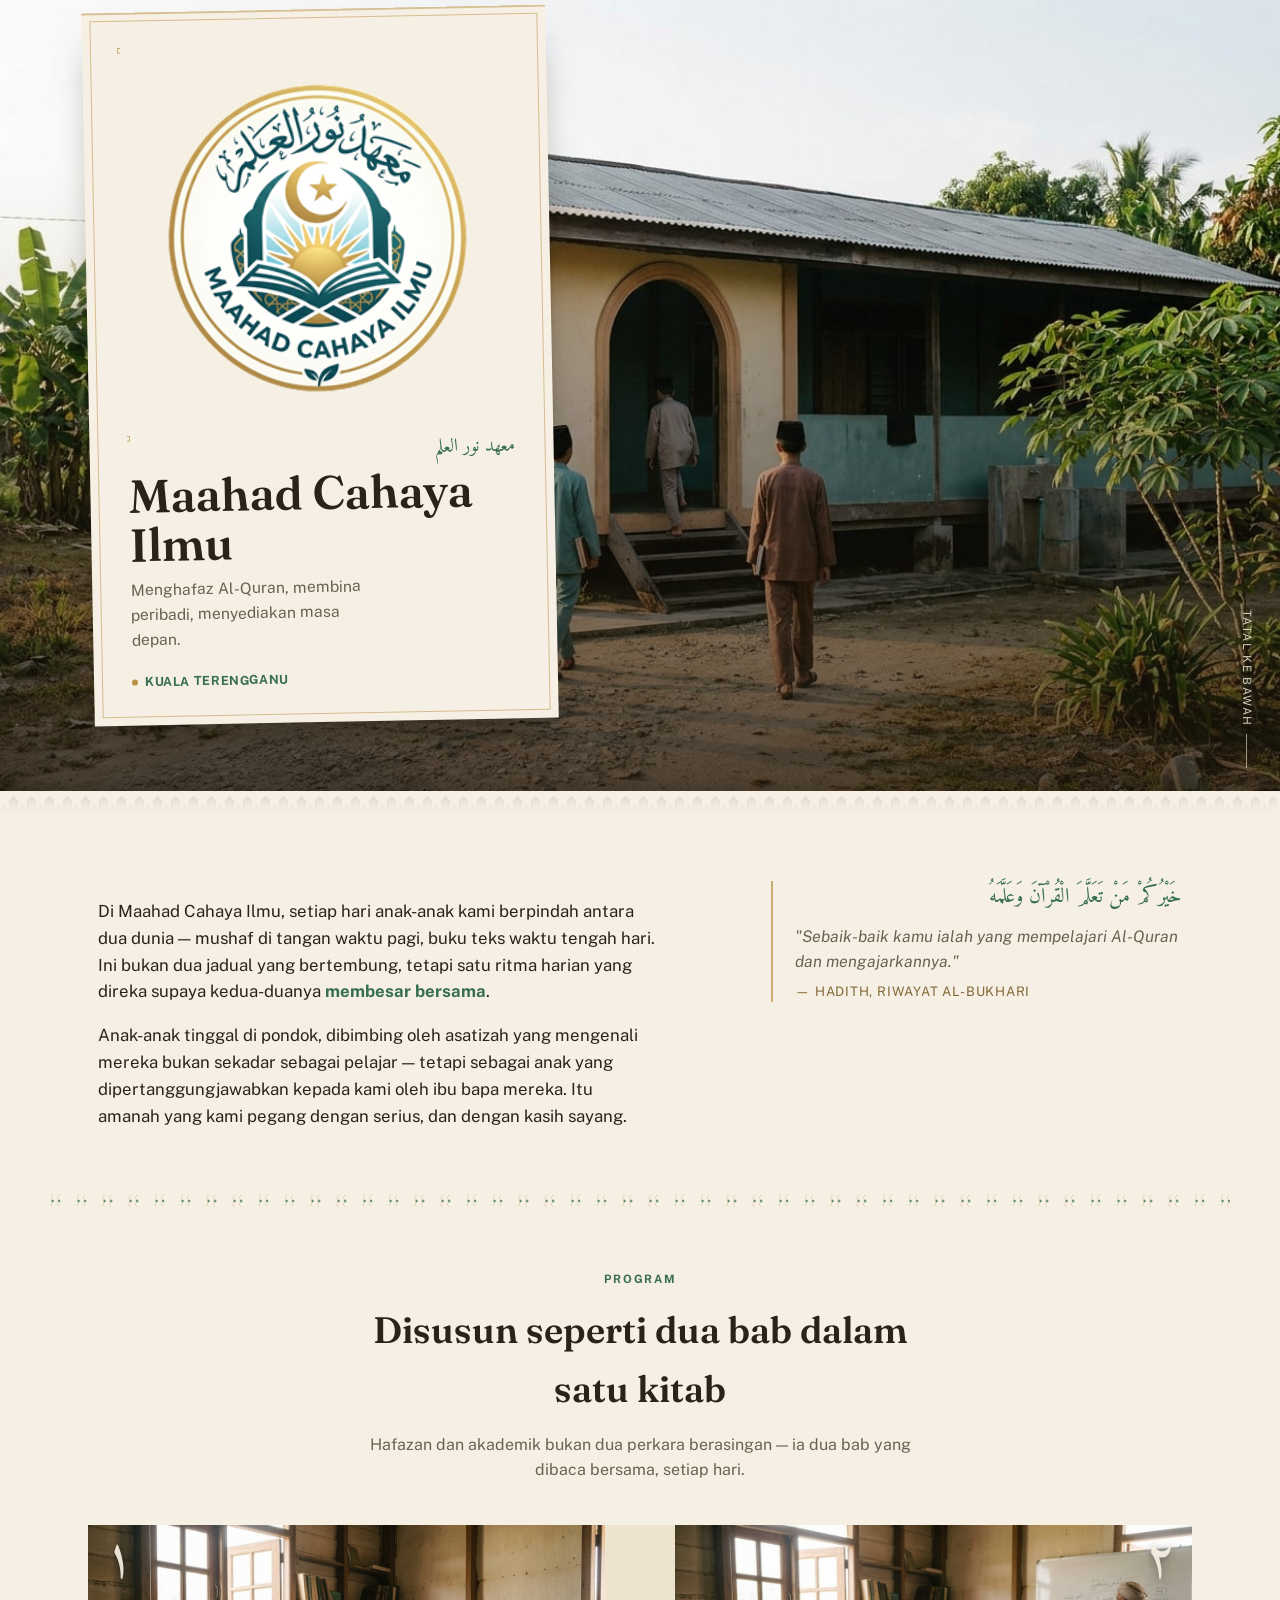
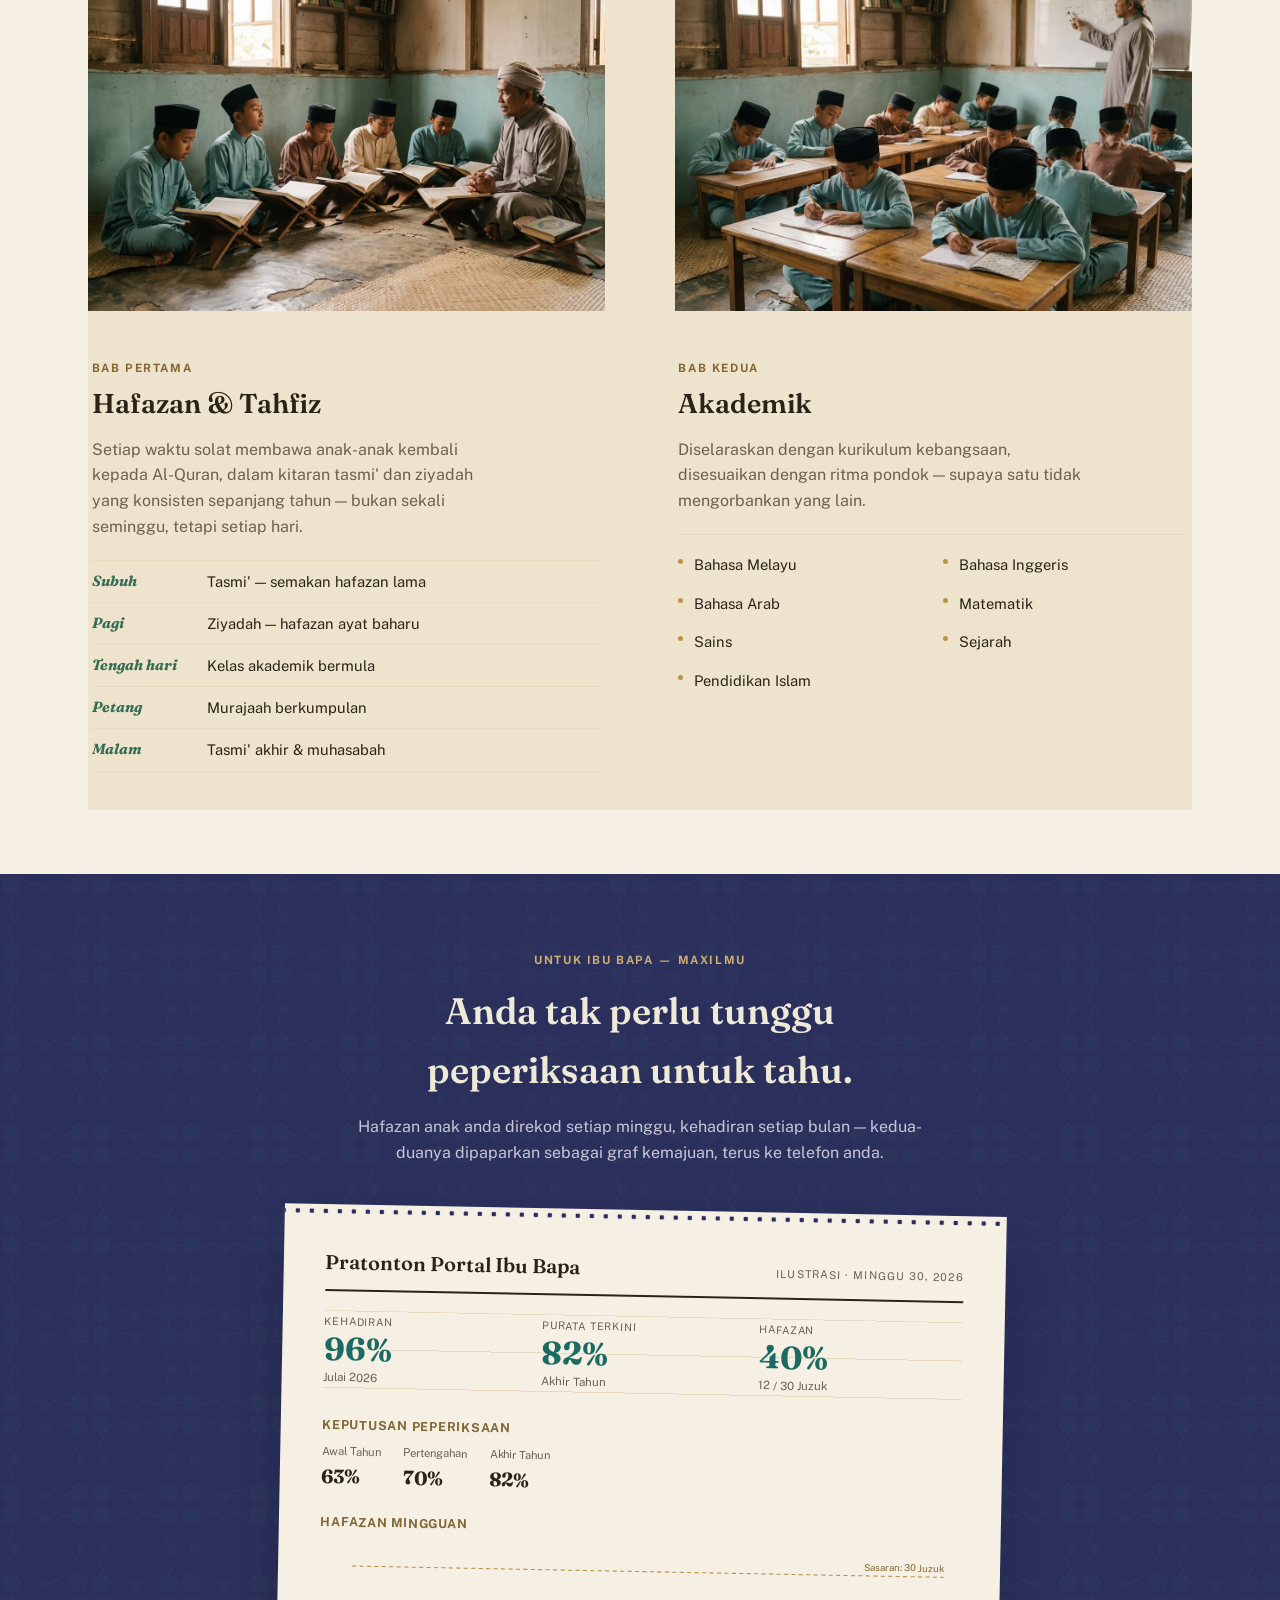
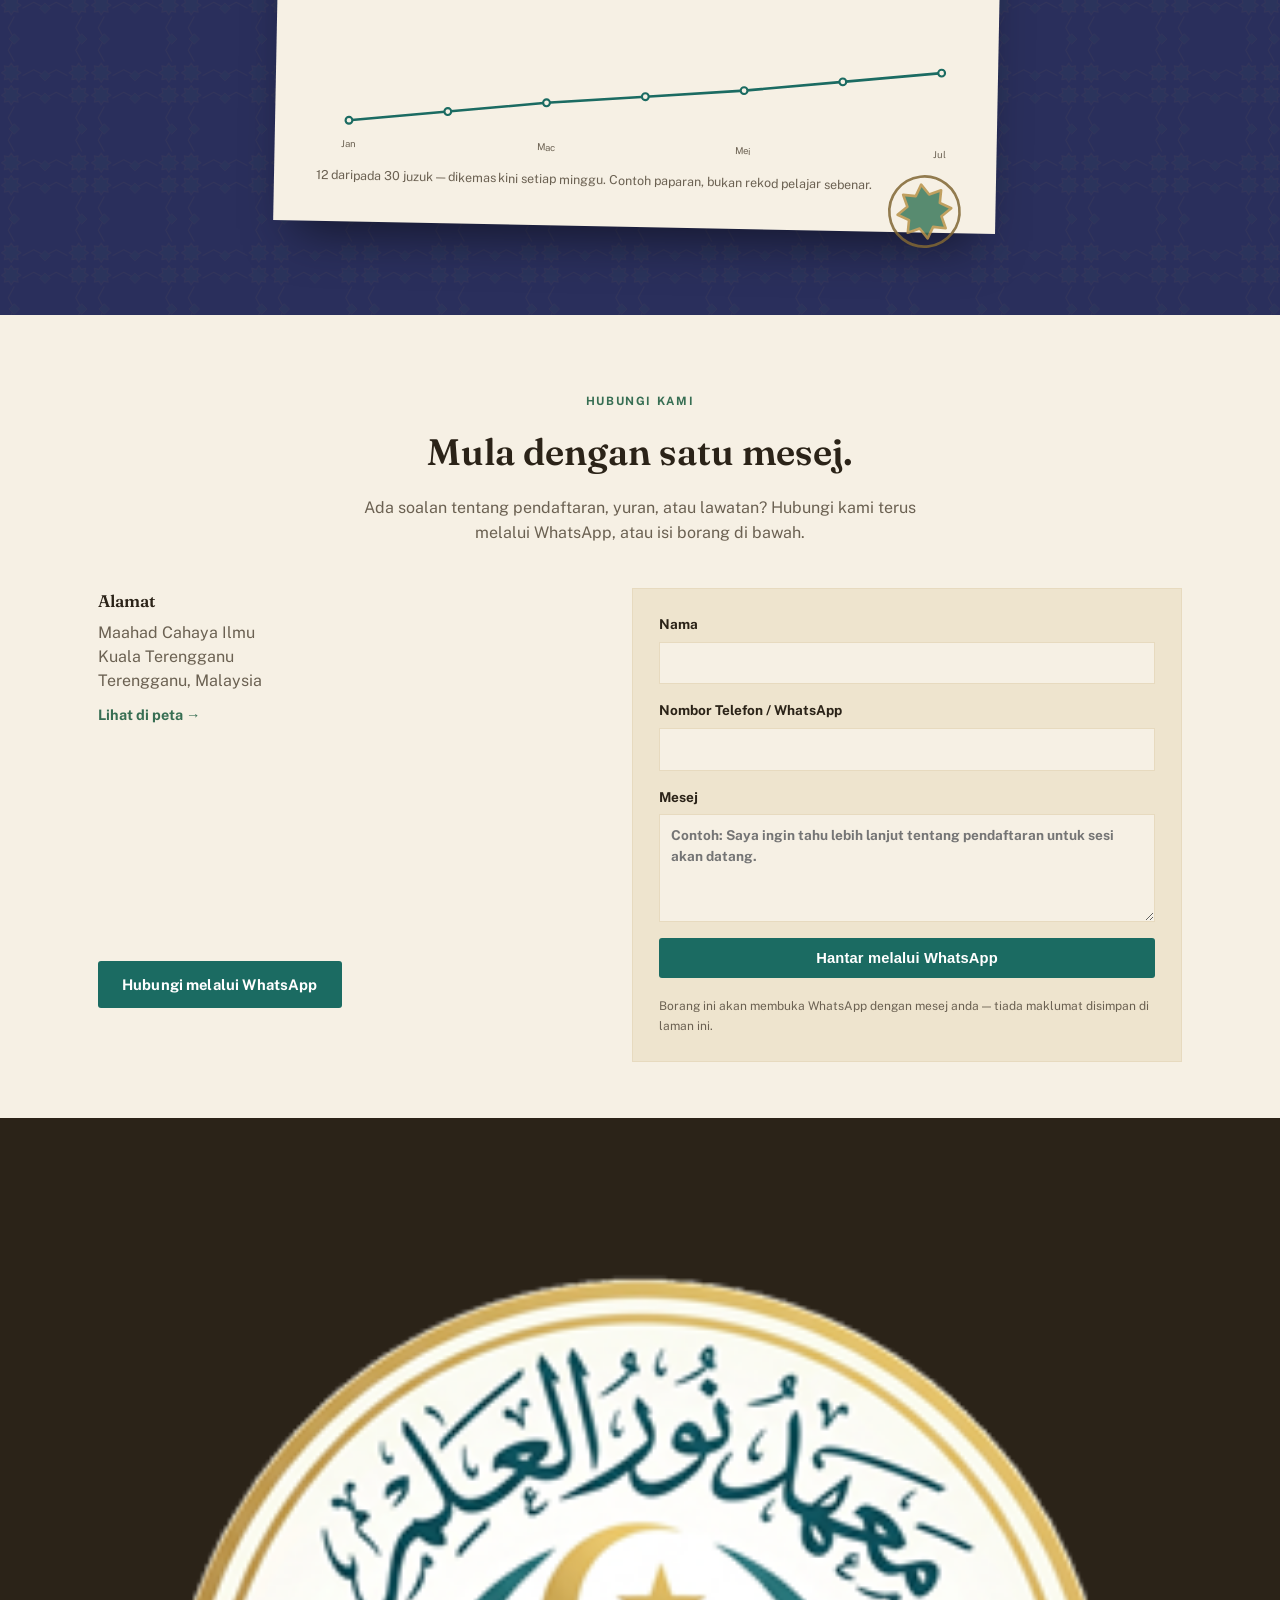
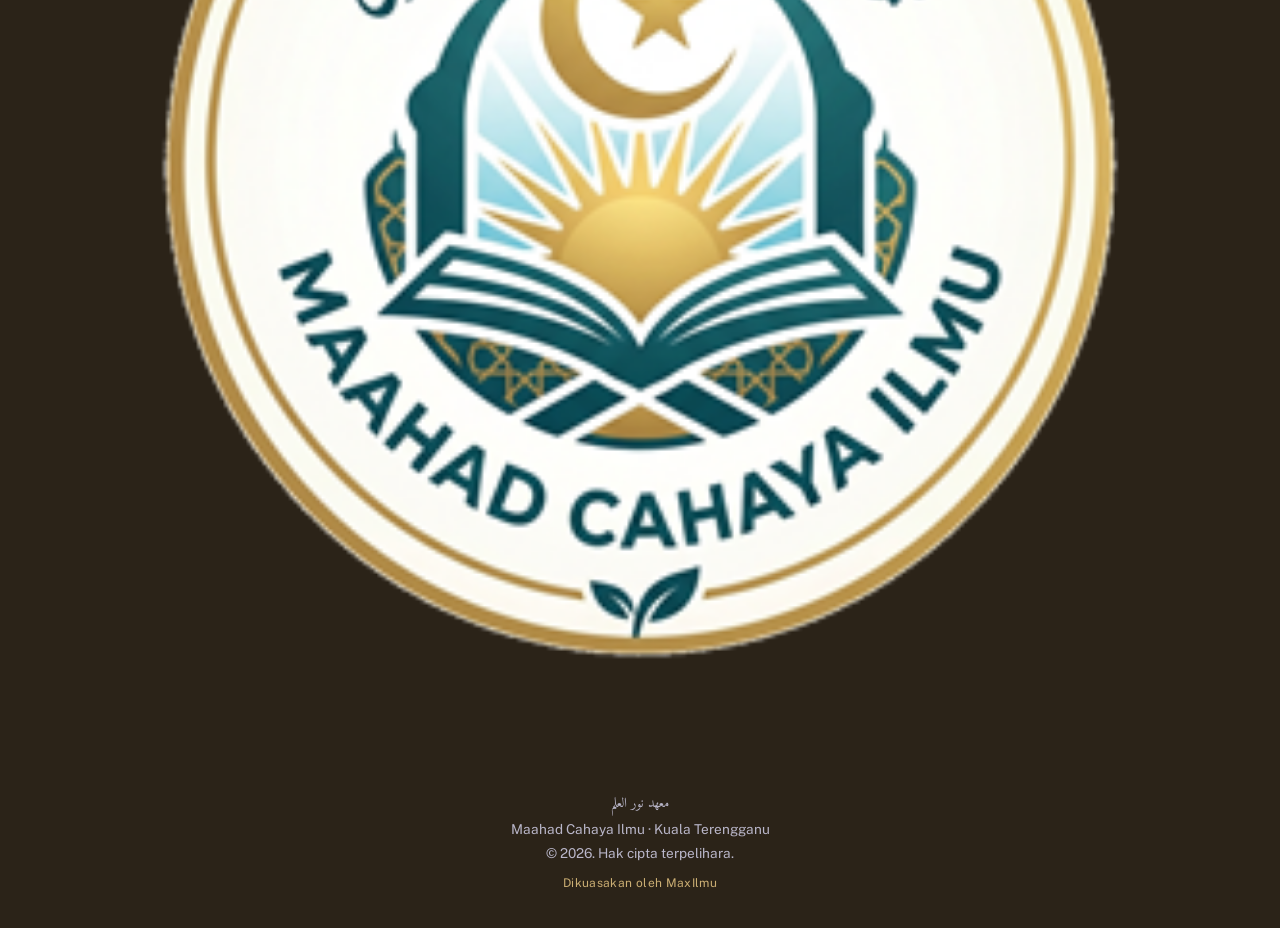
<file: index.html>
<!DOCTYPE html>
<html lang="ms">
<head>
<meta charset="UTF-8">
<meta name="viewport" content="width=device-width, initial-scale=1.0">
<title>Maahad Cahaya Ilmu — Tahfiz &amp; Akademik, Kuala Terengganu</title>
<!--
  DEMO SITE — these og:/twitter: values are intentionally hardcoded here
  (not pulled from SITE_CONFIG) because WhatsApp, Facebook, and Google
  scrapers do NOT execute JavaScript. A client fork must replace every
  hardcoded value below and remove the noindex meta tag once the site
  goes live under its real domain.
-->
<meta name="robots" content="noindex, nofollow">
<meta name="description" content="Maahad Cahaya Ilmu di Kuala Terengganu — pondok tahfiz yang menggabungkan hafazan Al-Quran dengan pendidikan akademik.">
<meta name="theme-color" content="#1B6B62">
<meta property="og:type" content="website">
<meta property="og:site_name" content="Maahad Cahaya Ilmu">
<meta property="og:title" content="Maahad Cahaya Ilmu — Tahfiz &amp; Akademik, Kuala Terengganu">
<meta property="og:description" content="Pondok tahfiz di Kuala Terengganu yang menggabungkan hafazan Al-Quran dengan pendidikan akademik — dengan kemajuan anak dihantar terus ke telefon ibu bapa.">
<meta property="og:image" content="https://maahad-cahaya-ilmu.pages.dev/logo.png">
<meta name="twitter:card" content="summary_large_image">
<meta name="twitter:title" content="Maahad Cahaya Ilmu — Tahfiz &amp; Akademik, Kuala Terengganu">
<meta name="twitter:description" content="Pondok tahfiz di Kuala Terengganu yang menggabungkan hafazan Al-Quran dengan pendidikan akademik.">
<meta name="twitter:image" content="https://maahad-cahaya-ilmu.pages.dev/logo.png">
<link rel="preconnect" href="https://fonts.googleapis.com">
<link rel="preconnect" href="https://fonts.gstatic.com" crossorigin>
<link href="https://fonts.googleapis.com/css2?family=Fraunces:ital,opsz,wght@0,9..144,400;0,9..144,600;0,9..144,700;1,9..144,500&family=Amiri:ital,wght@0,400;0,700;1,400&family=Public+Sans:ital,wght@0,400;0,500;0,700;1,400&display=swap" rel="stylesheet">
<link rel="stylesheet" href="index.css">
<link rel="preload" href="images/hero-exterior.jpg" as="image">
<link rel="icon" type="image/png" sizes="32x32" href="favicon-32x32.png">
<link rel="icon" type="image/png" sizes="16x16" href="favicon-16x16.png">
<link rel="apple-touch-icon" sizes="180x180" href="apple-touch-icon.png">
<script src="site-config.js"></script>
</head>
<body>

<header class="mini-header" id="miniHeader">
  <a href="#top" class="mini-header__brand"><img src="logo-transparent.png" data-config-logo alt=""><span data-config="name">Maahad Cahaya Ilmu</span></a>
  <div class="mini-header__actions">
    <a class="mini-header__login" href="app/login.html">Log Masuk</a>
    <a class="mini-header__cta" data-wa-link href="https://wa.me/" target="_blank" rel="noopener">WhatsApp</a>
  </div>
</header>

<!-- ============ HERO — frontispiece photo + pasted label ============ -->
<section class="hero" id="top">
  <div class="hero__photo"><img src="images/hero-exterior.jpg" alt="Anak-anak murid berjalan menuju bangunan pondok pada waktu pagi"></div>
  <div class="hero__label">
    <span class="hero__mark"><img src="logo-transparent.png" data-config-logo data-config-alt="name" alt="Lambang Maahad Cahaya Ilmu"></span>
    <p class="hero__arabic" lang="ar" dir="rtl" data-config="nameArabic">معهد نور العلم</p>
    <h1 class="hero__name" data-config="name">Maahad Cahaya Ilmu</h1>
    <p class="hero__mission" data-config="tagline">Menghafaz Al-Quran, membina peribadi, menyediakan masa depan.</p>
    <span class="hero__tag"><span class="dot"></span><span data-config="location">Kuala Terengganu</span></span>
  </div>
  <span class="hero__scroll">Tatal ke bawah</span>
</section>
<div class="torn" aria-hidden="true"></div>

<!-- ============ ABOUT ============ -->
<section class="about" id="tentang">
  <div class="container about__grid">
    <div class="about__main">
      <h2 class="sr-only">Tentang Kami</h2>
      <p>Di <span data-config="name">Maahad Cahaya Ilmu</span>, setiap hari anak-anak kami berpindah antara dua dunia — mushaf di tangan waktu pagi, buku teks waktu tengah hari. Ini bukan dua jadual yang bertembung, tetapi satu ritma harian yang direka supaya kedua-duanya <strong>membesar bersama</strong>.</p>
      <p>Anak-anak tinggal di pondok, dibimbing oleh asatizah yang mengenali mereka bukan sekadar sebagai pelajar — tetapi sebagai anak yang dipertanggungjawabkan kepada kami oleh ibu bapa mereka. Itu amanah yang kami pegang dengan serius, dan dengan kasih sayang.</p>
    </div>
    <aside class="marginalia">
      <p class="marginalia__ar" lang="ar" dir="rtl">خَيْرُكُمْ مَنْ تَعَلَّمَ الْقُرْآنَ وَعَلَّمَهُ</p>
      <p class="marginalia__ms">"Sebaik-baik kamu ialah yang mempelajari Al-Quran dan mengajarkannya."</p>
      <p class="marginalia__cite">— Hadith, Riwayat al-Bukhari</p>
    </aside>
  </div>
</section>

<hr class="chain-rule">

<!-- ============ PROGRAM — the two-page spread ============ -->
<section id="program">
  <div class="programs-intro">
    <span class="eyebrow">Program</span>
    <h2>Disusun seperti dua bab dalam satu kitab</h2>
    <p>Hafazan dan akademik bukan dua perkara berasingan — ia dua bab yang dibaca bersama, setiap hari.</p>
  </div>

  <div class="spread">
    <article class="page page--left">
      <div class="page__photo">
        <img src="images/hafazan-class.jpg" alt="Pelajar duduk bersila membaca mushaf semasa sesi tasmik hafazan" loading="lazy">
        <span class="page__numeral" aria-hidden="true">١</span>
      </div>
      <div class="page__photo-torn" aria-hidden="true"></div>
      <div class="page__body">
        <p class="page__label">Bab Pertama</p>
        <h3 class="page__title">Hafazan &amp; Tahfiz</h3>
        <p class="page__intro">Setiap waktu solat membawa anak-anak kembali kepada Al-Quran, dalam kitaran tasmi' dan ziyadah yang konsisten sepanjang tahun — bukan sekali seminggu, tetapi setiap hari.</p>
        <ul class="rhythm">
          <li><span class="time">Subuh</span><span class="what">Tasmi' — semakan hafazan lama</span></li>
          <li><span class="time">Pagi</span><span class="what">Ziyadah — hafazan ayat baharu</span></li>
          <li><span class="time">Tengah hari</span><span class="what">Kelas akademik bermula</span></li>
          <li><span class="time">Petang</span><span class="what">Murajaah berkumpulan</span></li>
          <li><span class="time">Malam</span><span class="what">Tasmi' akhir &amp; muhasabah</span></li>
        </ul>
      </div>
    </article>

    <article class="page page--right">
      <div class="page__photo">
        <img src="images/akademik-class.jpg" alt="Pelajar menulis di meja semasa kelas akademik, guru di hadapan papan putih" loading="lazy">
        <span class="page__numeral" aria-hidden="true">٢</span>
      </div>
      <div class="page__photo-torn" aria-hidden="true"></div>
      <div class="page__body">
        <p class="page__label">Bab Kedua</p>
        <h3 class="page__title">Akademik</h3>
        <p class="page__intro">Diselaraskan dengan kurikulum kebangsaan, disesuaikan dengan ritma pondok — supaya satu tidak mengorbankan yang lain.</p>
        <ul class="index-list" id="subject-list">
          <li>Bahasa Melayu</li>
          <li>Bahasa Inggeris</li>
          <li>Bahasa Arab</li>
          <li>Matematik</li>
          <li>Sains</li>
          <li>Sejarah</li>
          <li>Pendidikan Islam</li>
        </ul>
      </div>
    </article>
  </div>
</section>

<!-- ============ MAXILMU — the tucked-in ledger page ============ -->
<section class="maxilmu" id="maxilmu">
  <div class="maxilmu__head">
    <span class="eyebrow">Untuk Ibu Bapa — MaxIlmu</span>
    <h2>Anda tak perlu tunggu peperiksaan untuk tahu.</h2>
    <p>Hafazan anak anda direkod setiap minggu, kehadiran setiap bulan — kedua-duanya dipaparkan sebagai graf kemajuan, terus ke telefon anda.</p>
  </div>

  <div class="ledger-wrap">
    <div class="ledger">
      <div class="ledger__head">
        <h3>Pratonton Portal Ibu Bapa</h3>
        <span>Ilustrasi · Minggu 30, 2026</span>
      </div>

      <div class="stat-grid" aria-hidden="true">
        <div class="stat-tile"><span class="stat-tile__label">Kehadiran</span><div class="stat-tile__value">96%</div><p class="stat-tile__sub">Julai 2026</p></div>
        <div class="stat-tile"><span class="stat-tile__label">Purata Terkini</span><div class="stat-tile__value">82%</div><p class="stat-tile__sub">Akhir Tahun</p></div>
        <div class="stat-tile"><span class="stat-tile__label">Hafazan</span><div class="stat-tile__value">40%</div><p class="stat-tile__sub">12 / 30 Juzuk</p></div>
      </div>

      <h4>Keputusan Peperiksaan</h4>
      <div class="report__exams" aria-hidden="true">
        <div class="report__exam"><span class="report__exam-label">Awal Tahun</span><span class="report__exam-value">63%</span></div>
        <div class="report__exam"><span class="report__exam-label">Pertengahan</span><span class="report__exam-value">70%</span></div>
        <div class="report__exam"><span class="report__exam-label">Akhir Tahun</span><span class="report__exam-value">82%</span></div>
      </div>

      <h4>Hafazan Mingguan</h4>
      <div class="report__chart" aria-hidden="true">
        <svg viewBox="0 0 600 200" role="img" aria-label="Graf kemajuan hafazan mingguan, contoh 12 daripada 30 Juzuk">
          <line x1="30" y1="24" x2="586" y2="24" class="chart-target-line"/>
          <text x="586" y="19" class="chart-target-label" text-anchor="end">Sasaran: 30 Juzuk</text>
          <path d="M30,169 L122.7,159 L215.3,149 L308,141.5 L400.7,134 L493.3,124 L586,114" class="chart-line"/>
          <circle cx="30" cy="169" r="3.2" class="chart-dot"/><circle cx="122.7" cy="159" r="3.2" class="chart-dot"/>
          <circle cx="215.3" cy="149" r="3.2" class="chart-dot"/><circle cx="308" cy="141.5" r="3.2" class="chart-dot"/>
          <circle cx="400.7" cy="134" r="3.2" class="chart-dot"/><circle cx="493.3" cy="124" r="3.2" class="chart-dot"/>
          <circle cx="586" cy="114" r="3.2" class="chart-dot"/>
          <text x="30" y="194" class="chart-axis-label" text-anchor="middle">Jan</text>
          <text x="215.3" y="194" class="chart-axis-label" text-anchor="middle">Mac</text>
          <text x="400.7" y="194" class="chart-axis-label" text-anchor="middle">Mei</text>
          <text x="586" y="194" class="chart-axis-label" text-anchor="middle">Jul</text>
        </svg>
      </div>
      <p class="report__caption">12 daripada 30 juzuk — dikemas kini setiap minggu. Contoh paparan, bukan rekod pelajar sebenar.</p>

      <svg class="ledger__stamp" viewBox="-15 -15 30 30" aria-hidden="true">
        <circle r="13.5" fill="none" stroke="#816734" stroke-width="1"/>
        <path fill="#3D7A5C" stroke="#B8934A" stroke-width="1" stroke-linejoin="round"
          d="M0,-10.4 L2.6,-6.28 L7.35,-7.35 L6.28,-2.6 L10.4,0 L6.28,2.6 L7.35,7.35 L2.6,6.28 L0,10.4 L-2.6,6.28 L-7.35,7.35 L-6.28,2.6 L-10.4,0 L-6.28,-2.6 L-7.35,-7.35 L-2.6,-6.28 Z"/>
      </svg>
    </div>
  </div>
</section>

<!-- ============ CONTACT — colophon ============ -->
<section class="contact" id="hubungi">
  <div class="contact__head">
    <span class="eyebrow">Hubungi Kami</span>
    <h2>Mula dengan satu mesej.</h2>
    <p>Ada soalan tentang pendaftaran, yuran, atau lawatan? Hubungi kami terus melalui WhatsApp, atau isi borang di bawah.</p>
  </div>
  <div class="container contact__grid">
    <div class="contact__block">
      <h3>Alamat</h3>
      <address id="contact-address">Maahad Cahaya Ilmu<br>Kuala Terengganu<br>Terengganu, Malaysia</address>
      <a class="contact__directions" id="contact-map-link" href="https://www.google.com/maps?q=Kuala+Terengganu,+Terengganu" target="_blank" rel="noopener">Lihat di peta →</a>
      <iframe class="contact__map" id="contact-map-frame" src="https://www.google.com/maps?q=Kuala+Terengganu,+Terengganu&z=12&output=embed" loading="lazy" referrerpolicy="no-referrer-when-downgrade" title="Peta kawasan Kuala Terengganu (ilustrasi, bukan lokasi sebenar)"></iframe>
      <a class="btn" data-wa-link href="https://wa.me/" target="_blank" rel="noopener">Hubungi melalui WhatsApp</a>
    </div>
    <form class="form" id="contact-form" novalidate>
      <label>Nama<input type="text" name="name" required autocomplete="name"></label>
      <label>Nombor Telefon / WhatsApp<input type="tel" name="phone" required autocomplete="tel"></label>
      <label>Mesej<textarea name="message" rows="4" required placeholder="Contoh: Saya ingin tahu lebih lanjut tentang pendaftaran untuk sesi akan datang."></textarea></label>
      <button class="btn" type="submit">Hantar melalui WhatsApp</button>
      <p class="form__note">Borang ini akan membuka WhatsApp dengan mesej anda — tiada maklumat disimpan di laman ini.</p>
    </form>
  </div>
</section>

<footer class="footer">
  <span class="footer__mark"><img src="logo-transparent.png" data-config-logo alt="" loading="lazy"></span>
  <p class="footer__ar" lang="ar" dir="rtl" data-config="nameArabic">معهد نور العلم</p>
  <p><span data-config="name">Maahad Cahaya Ilmu</span> &middot; <span data-config="location">Kuala Terengganu</span></p>
  <p>&copy; 2026. Hak cipta terpelihara.</p>
  <p class="footer__credit">Dikuasakan oleh MaxIlmu</p>
</footer>

<script src="index.js"></script>
</body>
</html>
</file>
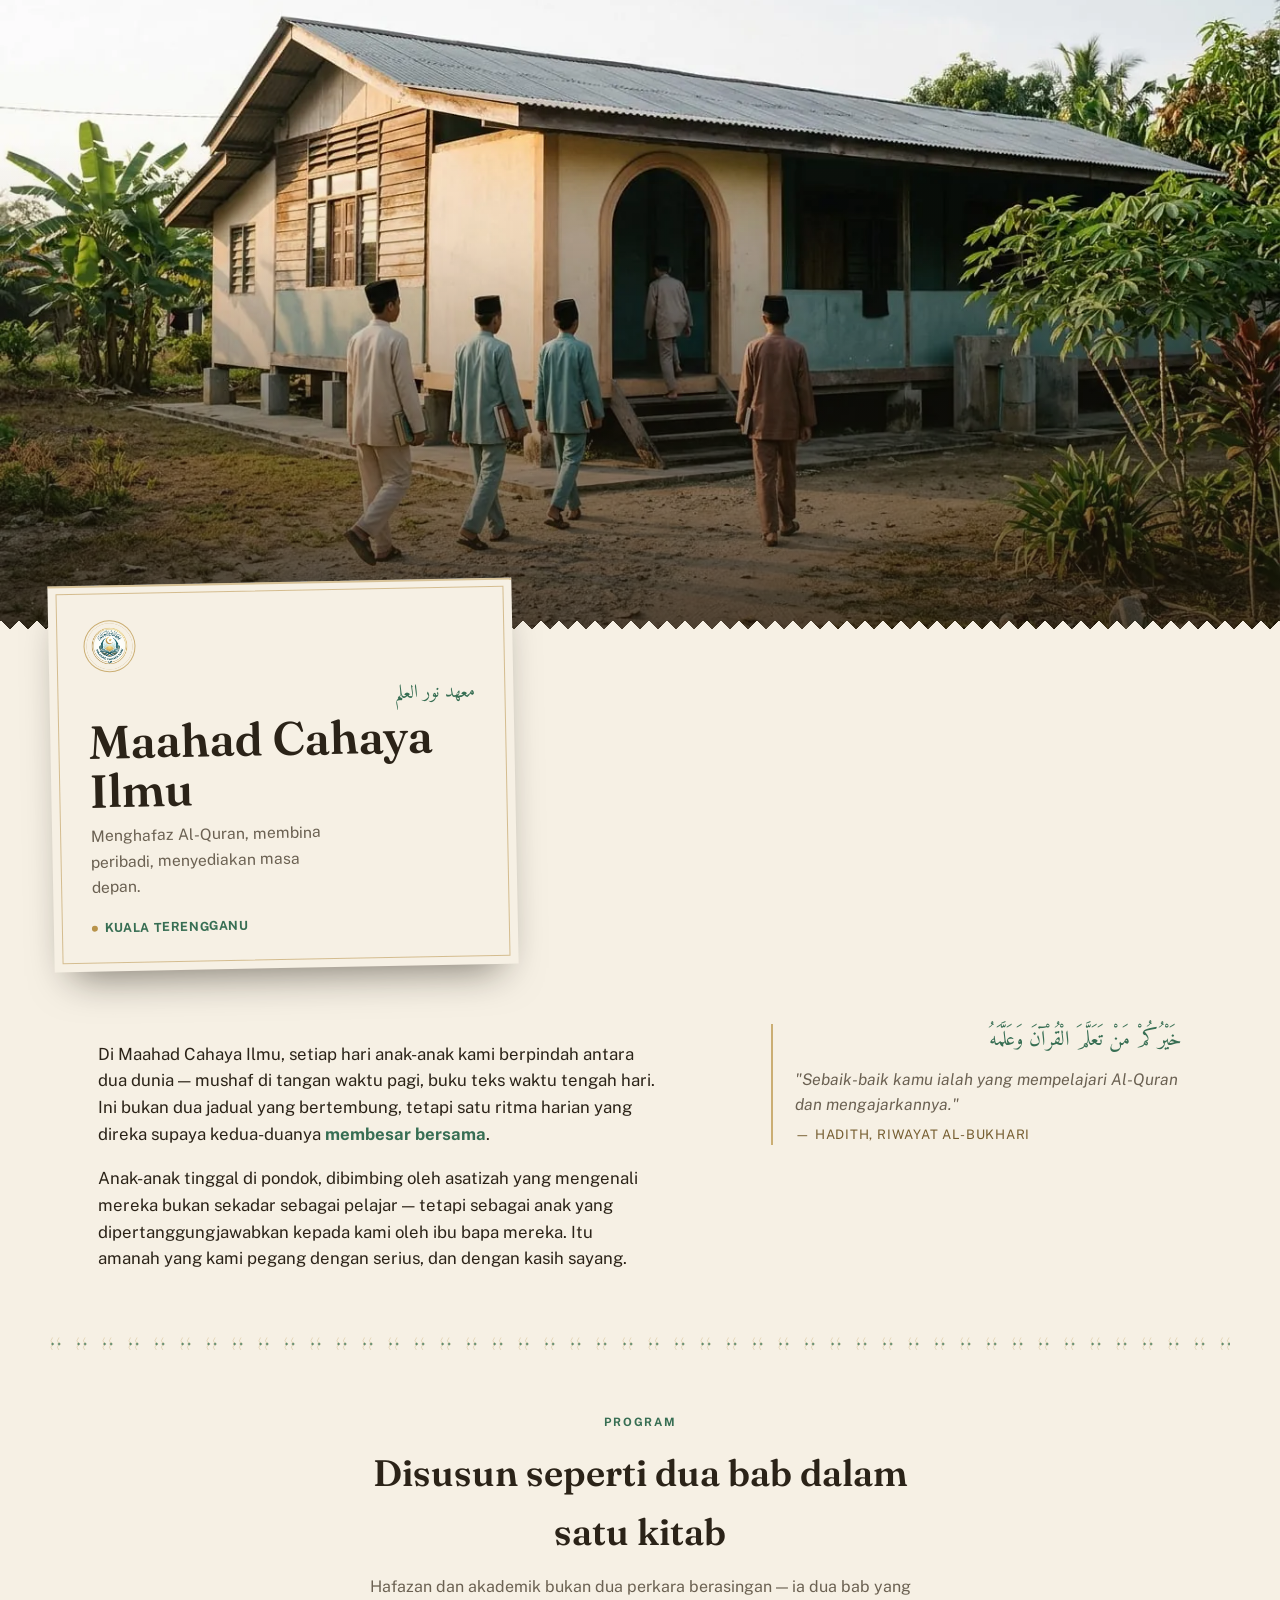
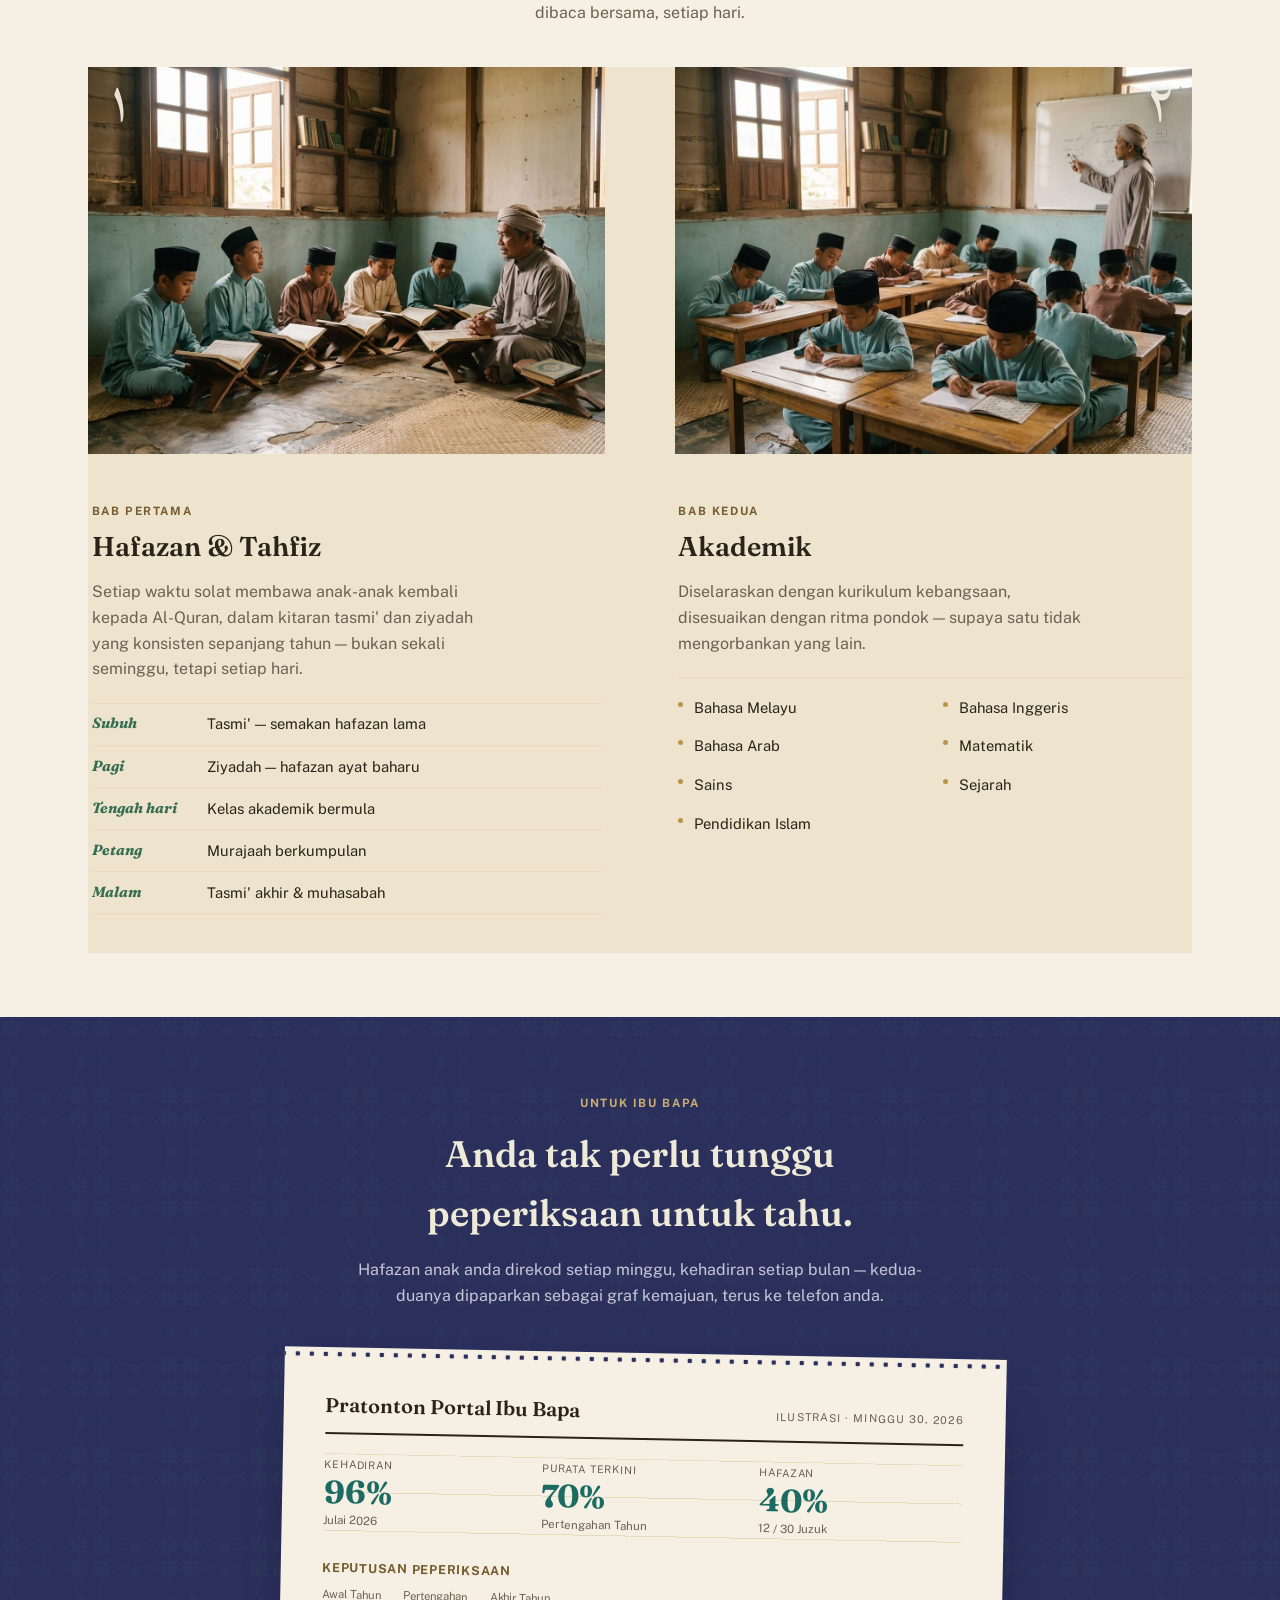
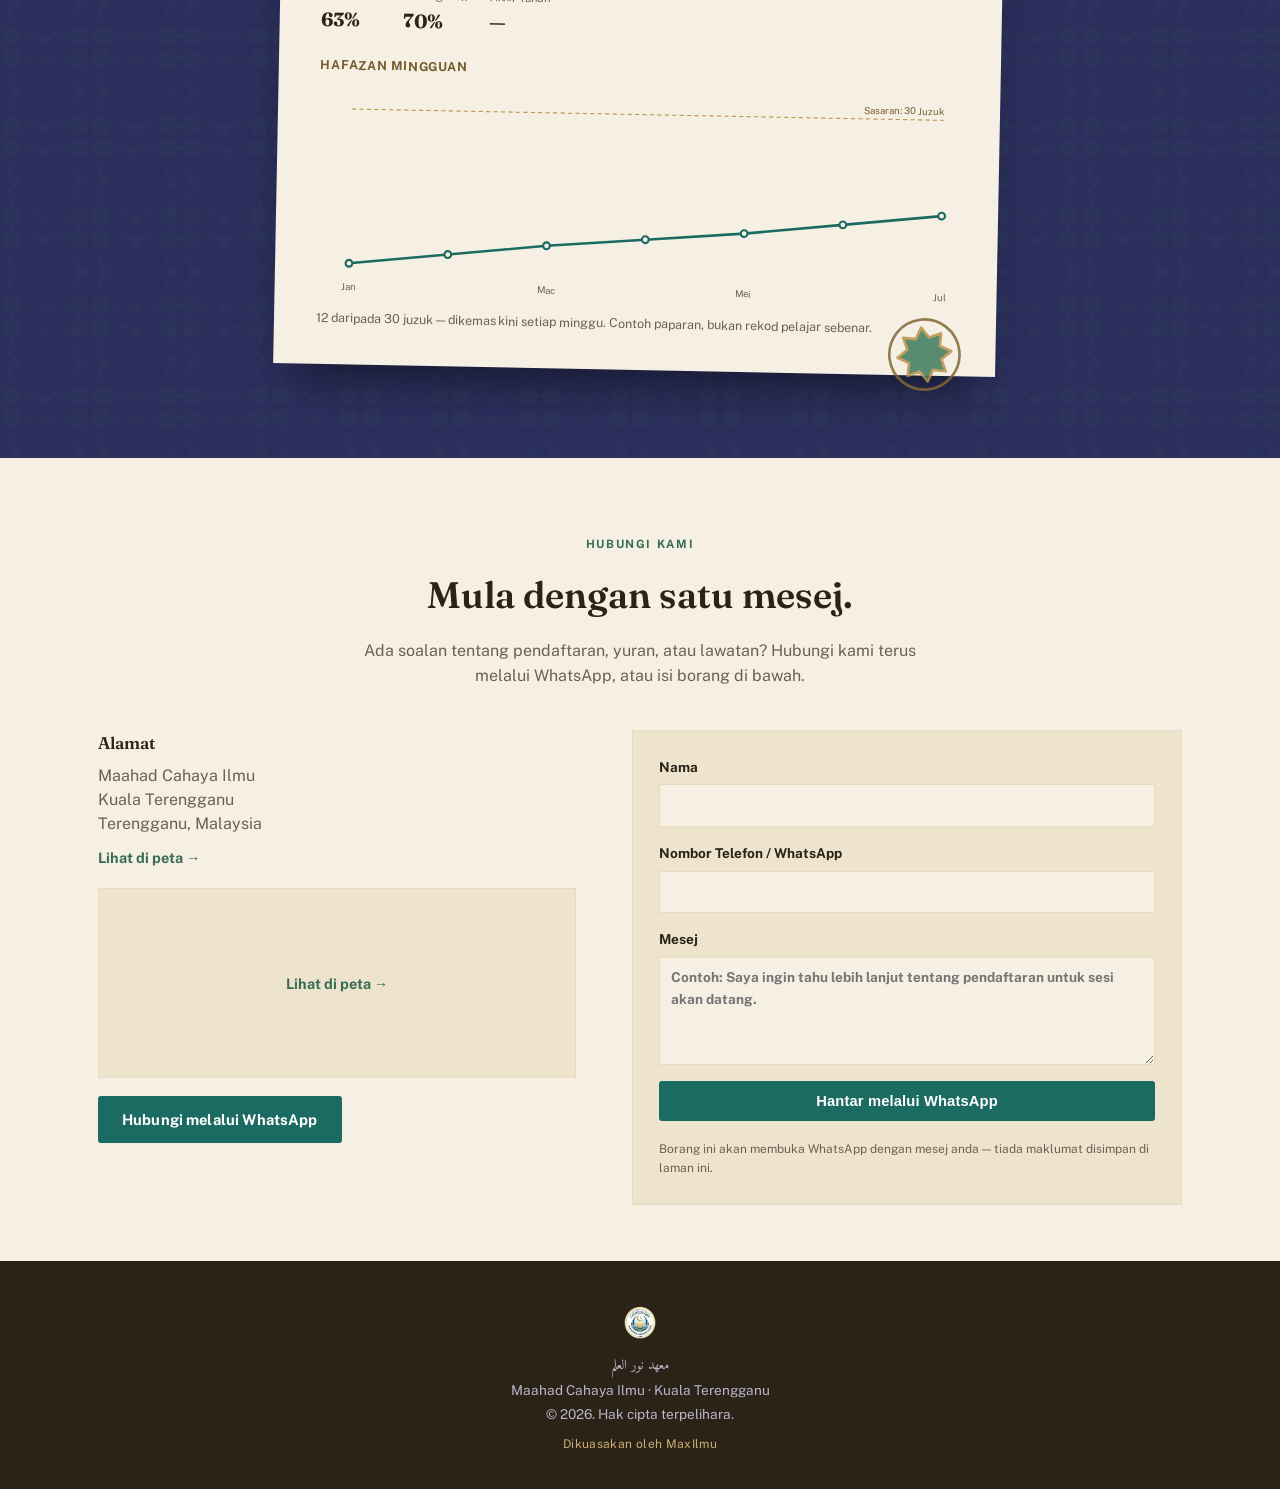
<file: public/index.html>
<!DOCTYPE html>
<html lang="ms">
<head>
<meta charset="UTF-8">
<meta name="viewport" content="width=device-width, initial-scale=1.0">
<title>Maahad Cahaya Ilmu — Tahfiz &amp; Akademik, Kuala Terengganu</title>
<!--
  DEMO SITE — these og:/twitter: values are intentionally hardcoded here
  (not pulled from SITE_CONFIG) because WhatsApp, Facebook, and Google
  scrapers do NOT execute JavaScript. A client fork must replace every
  hardcoded value below and remove the noindex meta tag once the site
  goes live under its real domain.
-->
<meta name="robots" content="noindex, nofollow">
<meta name="description" content="Maahad Cahaya Ilmu di Kuala Terengganu — pondok tahfiz yang menggabungkan hafazan Al-Quran dengan pendidikan akademik.">
<meta name="theme-color" content="#1B6B62">
<meta property="og:type" content="website">
<meta property="og:site_name" content="Maahad Cahaya Ilmu">
<meta property="og:title" content="Maahad Cahaya Ilmu — Tahfiz &amp; Akademik, Kuala Terengganu">
<meta property="og:description" content="Pondok tahfiz di Kuala Terengganu yang menggabungkan hafazan Al-Quran dengan pendidikan akademik — dengan kemajuan anak dihantar terus ke telefon ibu bapa.">
<meta property="og:url" content="https://maxilmu.maxmin.com.my">
<meta property="og:image" content="https://maxilmu.maxmin.com.my/logo.png">
<meta name="twitter:card" content="summary">
<meta name="twitter:title" content="Maahad Cahaya Ilmu — Tahfiz &amp; Akademik, Kuala Terengganu">
<meta name="twitter:description" content="Pondok tahfiz di Kuala Terengganu yang menggabungkan hafazan Al-Quran dengan pendidikan akademik.">
<meta name="twitter:image" content="https://maxilmu.maxmin.com.my/logo.png">
<link rel="preconnect" href="https://fonts.googleapis.com">
<link rel="preconnect" href="https://fonts.gstatic.com" crossorigin>
<link href="https://fonts.googleapis.com/css2?family=Fraunces:ital,opsz,wght@0,9..144,400;0,9..144,600;0,9..144,700;1,9..144,500&family=Amiri:ital,wght@0,400;0,700;1,400&family=Public+Sans:ital,wght@0,400;0,500;0,700;1,400&display=swap" rel="stylesheet">
<link rel="stylesheet" href="index.css">
<!-- Preload matches the <picture> WebP sources below (a JPG preload would double-download). -->
<link rel="preload" as="image" type="image/webp" imagesrcset="images/hero-exterior-800.webp 800w, images/hero-exterior-1376.webp 1376w" imagesizes="100vw" fetchpriority="high">
<link rel="icon" type="image/png" sizes="32x32" href="favicon-32x32.png">
<link rel="icon" type="image/png" sizes="16x16" href="favicon-16x16.png">
<link rel="apple-touch-icon" sizes="180x180" href="apple-touch-icon.png">
<script src="site-config.js"></script>
</head>
<body>

<header class="mini-header" id="miniHeader">
  <a href="#top" class="mini-header__brand"><img src="logo-transparent.png" width="320" height="320" data-config-logo alt=""><span data-config="name">Maahad Cahaya Ilmu</span></a>
  <div class="mini-header__actions">
    <a class="mini-header__login" href="app/login.html">Log Masuk</a>
    <a class="mini-header__cta" data-wa-link href="https://wa.me/" target="_blank" rel="noopener">WhatsApp</a>
  </div>
</header>

<!-- ============ HERO — frontispiece photo + pasted label ============ -->
<section class="hero" id="top">
  <div class="hero__photo"><picture>
    <source type="image/webp" srcset="images/hero-exterior-800.webp 800w, images/hero-exterior-1376.webp 1376w" sizes="100vw">
    <img src="images/hero-exterior.jpg" width="1376" height="768" fetchpriority="high" alt="Anak-anak murid berjalan menuju bangunan pondok pada waktu pagi">
  </picture></div>
  <div class="hero__label">
    <span class="hero__mark"><img src="logo-transparent.png" width="320" height="320" data-config-logo data-config-alt="name" alt="Lambang Maahad Cahaya Ilmu"></span>
    <p class="hero__arabic" lang="ar" dir="rtl" data-config="nameArabic">معهد نور العلم</p>
    <h1 class="hero__name" data-config="name">Maahad Cahaya Ilmu</h1>
    <p class="hero__mission" data-config="tagline">Menghafaz Al-Quran, membina peribadi, menyediakan masa depan.</p>
    <span class="hero__tag"><span class="dot"></span><span data-config="location">Kuala Terengganu</span></span>
  </div>
  <span class="hero__scroll">Tatal ke bawah</span>
</section>
<div class="torn" aria-hidden="true"></div>

<!-- ============ ABOUT ============ -->
<section class="about" id="tentang">
  <div class="container about__grid">
    <div class="about__main">
      <h2 class="sr-only">Tentang Kami</h2>
      <p>Di <span data-config="name">Maahad Cahaya Ilmu</span>, setiap hari anak-anak kami berpindah antara dua dunia — mushaf di tangan waktu pagi, buku teks waktu tengah hari. Ini bukan dua jadual yang bertembung, tetapi satu ritma harian yang direka supaya kedua-duanya <strong>membesar bersama</strong>.</p>
      <p>Anak-anak tinggal di pondok, dibimbing oleh asatizah yang mengenali mereka bukan sekadar sebagai pelajar — tetapi sebagai anak yang dipertanggungjawabkan kepada kami oleh ibu bapa mereka. Itu amanah yang kami pegang dengan serius, dan dengan kasih sayang.</p>
    </div>
    <aside class="marginalia">
      <p class="marginalia__ar" lang="ar" dir="rtl">خَيْرُكُمْ مَنْ تَعَلَّمَ الْقُرْآنَ وَعَلَّمَهُ</p>
      <p class="marginalia__ms">"Sebaik-baik kamu ialah yang mempelajari Al-Quran dan mengajarkannya."</p>
      <p class="marginalia__cite">— Hadith, Riwayat al-Bukhari</p>
    </aside>
  </div>
</section>

<hr class="chain-rule">

<!-- ============ PROGRAM — the two-page spread ============ -->
<section id="program">
  <div class="programs-intro">
    <span class="eyebrow">Program</span>
    <h2>Disusun seperti dua bab dalam satu kitab</h2>
    <p>Hafazan dan akademik bukan dua perkara berasingan — ia dua bab yang dibaca bersama, setiap hari.</p>
  </div>

  <div class="spread">
    <article class="page page--left">
      <div class="page__photo">
        <img src="images/hafazan-class.jpg" width="1200" height="896" alt="Pelajar duduk bersila membaca mushaf semasa sesi tasmik hafazan" loading="lazy">
        <span class="page__numeral" aria-hidden="true">١</span>
      </div>
      <div class="page__photo-torn" aria-hidden="true"></div>
      <div class="page__body">
        <p class="page__label">Bab Pertama</p>
        <h3 class="page__title">Hafazan &amp; Tahfiz</h3>
        <p class="page__intro">Setiap waktu solat membawa anak-anak kembali kepada Al-Quran, dalam kitaran tasmi' dan ziyadah yang konsisten sepanjang tahun — bukan sekali seminggu, tetapi setiap hari.</p>
        <ul class="rhythm">
          <li><span class="time">Subuh</span><span class="what">Tasmi' — semakan hafazan lama</span></li>
          <li><span class="time">Pagi</span><span class="what">Ziyadah — hafazan ayat baharu</span></li>
          <li><span class="time">Tengah hari</span><span class="what">Kelas akademik bermula</span></li>
          <li><span class="time">Petang</span><span class="what">Murajaah berkumpulan</span></li>
          <li><span class="time">Malam</span><span class="what">Tasmi' akhir &amp; muhasabah</span></li>
        </ul>
      </div>
    </article>

    <article class="page page--right">
      <div class="page__photo">
        <img src="images/akademik-class.jpg" width="1200" height="896" alt="Pelajar menulis di meja semasa kelas akademik, guru di hadapan papan putih" loading="lazy">
        <span class="page__numeral" aria-hidden="true">٢</span>
      </div>
      <div class="page__photo-torn" aria-hidden="true"></div>
      <div class="page__body">
        <p class="page__label">Bab Kedua</p>
        <h3 class="page__title">Akademik</h3>
        <p class="page__intro">Diselaraskan dengan kurikulum kebangsaan, disesuaikan dengan ritma pondok — supaya satu tidak mengorbankan yang lain.</p>
        <ul class="index-list" id="subject-list">
          <li>Bahasa Melayu</li>
          <li>Bahasa Inggeris</li>
          <li>Bahasa Arab</li>
          <li>Matematik</li>
          <li>Sains</li>
          <li>Sejarah</li>
          <li>Pendidikan Islam</li>
        </ul>
      </div>
    </article>
  </div>
</section>

<!-- ============ MAXILMU — the tucked-in ledger page ============ -->
<section class="maxilmu" id="maxilmu">
  <div class="maxilmu__head">
    <span class="eyebrow">Untuk Ibu Bapa</span>
    <h2>Anda tak perlu tunggu peperiksaan untuk tahu.</h2>
    <p>Hafazan anak anda direkod setiap minggu, kehadiran setiap bulan — kedua-duanya dipaparkan sebagai graf kemajuan, terus ke telefon anda.</p>
  </div>

  <div class="ledger-wrap">
    <div class="ledger">
      <div class="ledger__head">
        <h3>Pratonton Portal Ibu Bapa</h3>
        <span>Ilustrasi · Minggu 30, 2026</span>
      </div>

      <div class="stat-grid" aria-hidden="true">
        <div class="stat-tile"><span class="stat-tile__label">Kehadiran</span><div class="stat-tile__value">96%</div><p class="stat-tile__sub">Julai 2026</p></div>
        <div class="stat-tile"><span class="stat-tile__label">Purata Terkini</span><div class="stat-tile__value">70%</div><p class="stat-tile__sub">Pertengahan Tahun</p></div>
        <div class="stat-tile"><span class="stat-tile__label">Hafazan</span><div class="stat-tile__value">40%</div><p class="stat-tile__sub">12 / 30 Juzuk</p></div>
      </div>

      <h4>Keputusan Peperiksaan</h4>
      <div class="report__exams" aria-hidden="true">
        <div class="report__exam"><span class="report__exam-label">Awal Tahun</span><span class="report__exam-value">63%</span></div>
        <div class="report__exam"><span class="report__exam-label">Pertengahan</span><span class="report__exam-value">70%</span></div>
        <div class="report__exam"><span class="report__exam-label">Akhir Tahun</span><span class="report__exam-value">—</span></div>
      </div>

      <h4>Hafazan Mingguan</h4>
      <div class="report__chart" aria-hidden="true">
        <svg viewBox="0 0 600 200" role="img" aria-label="Graf kemajuan hafazan mingguan, contoh 12 daripada 30 Juzuk">
          <line x1="30" y1="24" x2="586" y2="24" class="chart-target-line"/>
          <text x="586" y="19" class="chart-target-label" text-anchor="end">Sasaran: 30 Juzuk</text>
          <path d="M30,169 L122.7,159 L215.3,149 L308,141.5 L400.7,134 L493.3,124 L586,114" class="chart-line"/>
          <circle cx="30" cy="169" r="3.2" class="chart-dot"/><circle cx="122.7" cy="159" r="3.2" class="chart-dot"/>
          <circle cx="215.3" cy="149" r="3.2" class="chart-dot"/><circle cx="308" cy="141.5" r="3.2" class="chart-dot"/>
          <circle cx="400.7" cy="134" r="3.2" class="chart-dot"/><circle cx="493.3" cy="124" r="3.2" class="chart-dot"/>
          <circle cx="586" cy="114" r="3.2" class="chart-dot"/>
          <text x="30" y="194" class="chart-axis-label" text-anchor="middle">Jan</text>
          <text x="215.3" y="194" class="chart-axis-label" text-anchor="middle">Mac</text>
          <text x="400.7" y="194" class="chart-axis-label" text-anchor="middle">Mei</text>
          <text x="586" y="194" class="chart-axis-label" text-anchor="middle">Jul</text>
        </svg>
      </div>
      <p class="report__caption">12 daripada 30 juzuk — dikemas kini setiap minggu. Contoh paparan, bukan rekod pelajar sebenar.</p>

      <svg class="ledger__stamp" viewBox="-15 -15 30 30" aria-hidden="true">
        <circle r="13.5" fill="none" stroke="#816734" stroke-width="1"/>
        <path fill="#3D7A5C" stroke="#B8934A" stroke-width="1" stroke-linejoin="round"
          d="M0,-10.4 L2.6,-6.28 L7.35,-7.35 L6.28,-2.6 L10.4,0 L6.28,2.6 L7.35,7.35 L2.6,6.28 L0,10.4 L-2.6,6.28 L-7.35,7.35 L-6.28,2.6 L-10.4,0 L-6.28,-2.6 L-7.35,-7.35 L-2.6,-6.28 Z"/>
      </svg>
    </div>
  </div>
</section>

<!-- ============ CONTACT — colophon ============ -->
<section class="contact" id="hubungi">
  <div class="contact__head">
    <span class="eyebrow">Hubungi Kami</span>
    <h2>Mula dengan satu mesej.</h2>
    <p>Ada soalan tentang pendaftaran, yuran, atau lawatan? Hubungi kami terus melalui WhatsApp, atau isi borang di bawah.</p>
  </div>
  <div class="container contact__grid">
    <div class="contact__block">
      <h3>Alamat</h3>
      <address id="contact-address">Maahad Cahaya Ilmu<br>Kuala Terengganu<br>Terengganu, Malaysia</address>
      <a class="contact__directions" id="contact-map-link" href="https://www.google.com/maps?q=Kuala+Terengganu,+Terengganu" target="_blank" rel="noopener">Lihat di peta →</a>
      <div class="contact__map-wrap">
        <!-- Fallback, sits behind the iframe: visible only if the embed fails or is blocked. The real link is above, so this copy is hidden from AT/tab order. -->
        <a class="contact__directions" id="contact-map-fallback" href="https://www.google.com/maps?q=Kuala+Terengganu,+Terengganu" target="_blank" rel="noopener" tabindex="-1" aria-hidden="true">Lihat di peta →</a>
        <iframe class="contact__map" id="contact-map-frame" src="https://www.google.com/maps?q=Kuala+Terengganu,+Terengganu&z=12&output=embed" loading="lazy" referrerpolicy="no-referrer-when-downgrade" title="Peta kawasan Kuala Terengganu (ilustrasi, bukan lokasi sebenar)"></iframe>
      </div>
      <a class="btn" data-wa-link href="https://wa.me/" target="_blank" rel="noopener">Hubungi melalui WhatsApp</a>
    </div>
    <form class="form" id="contact-form" novalidate>
      <label>Nama<input type="text" name="name" required autocomplete="name" aria-describedby="err-name"><span class="form__error" id="err-name"></span></label>
      <label>Nombor Telefon / WhatsApp<input type="tel" name="phone" required autocomplete="tel" aria-describedby="err-phone"><span class="form__error" id="err-phone"></span></label>
      <label>Mesej<textarea name="message" rows="4" required placeholder="Contoh: Saya ingin tahu lebih lanjut tentang pendaftaran untuk sesi akan datang." aria-describedby="err-message"></textarea><span class="form__error" id="err-message"></span></label>
      <button class="btn" type="submit">Hantar melalui WhatsApp</button>
      <p class="form__note">Borang ini akan membuka WhatsApp dengan mesej anda — tiada maklumat disimpan di laman ini.</p>
    </form>
  </div>
</section>

<footer class="footer">
  <span class="footer__mark"><img src="logo-transparent.png" width="320" height="320" data-config-logo alt="" loading="lazy"></span>
  <p class="footer__ar" lang="ar" dir="rtl" data-config="nameArabic">معهد نور العلم</p>
  <p><span data-config="name">Maahad Cahaya Ilmu</span> &middot; <span data-config="location">Kuala Terengganu</span></p>
  <p>&copy; 2026. Hak cipta terpelihara.</p>
  <p class="footer__credit">Dikuasakan oleh MaxIlmu</p>
</footer>

<script src="index.js"></script>
</body>
</html>
</file>
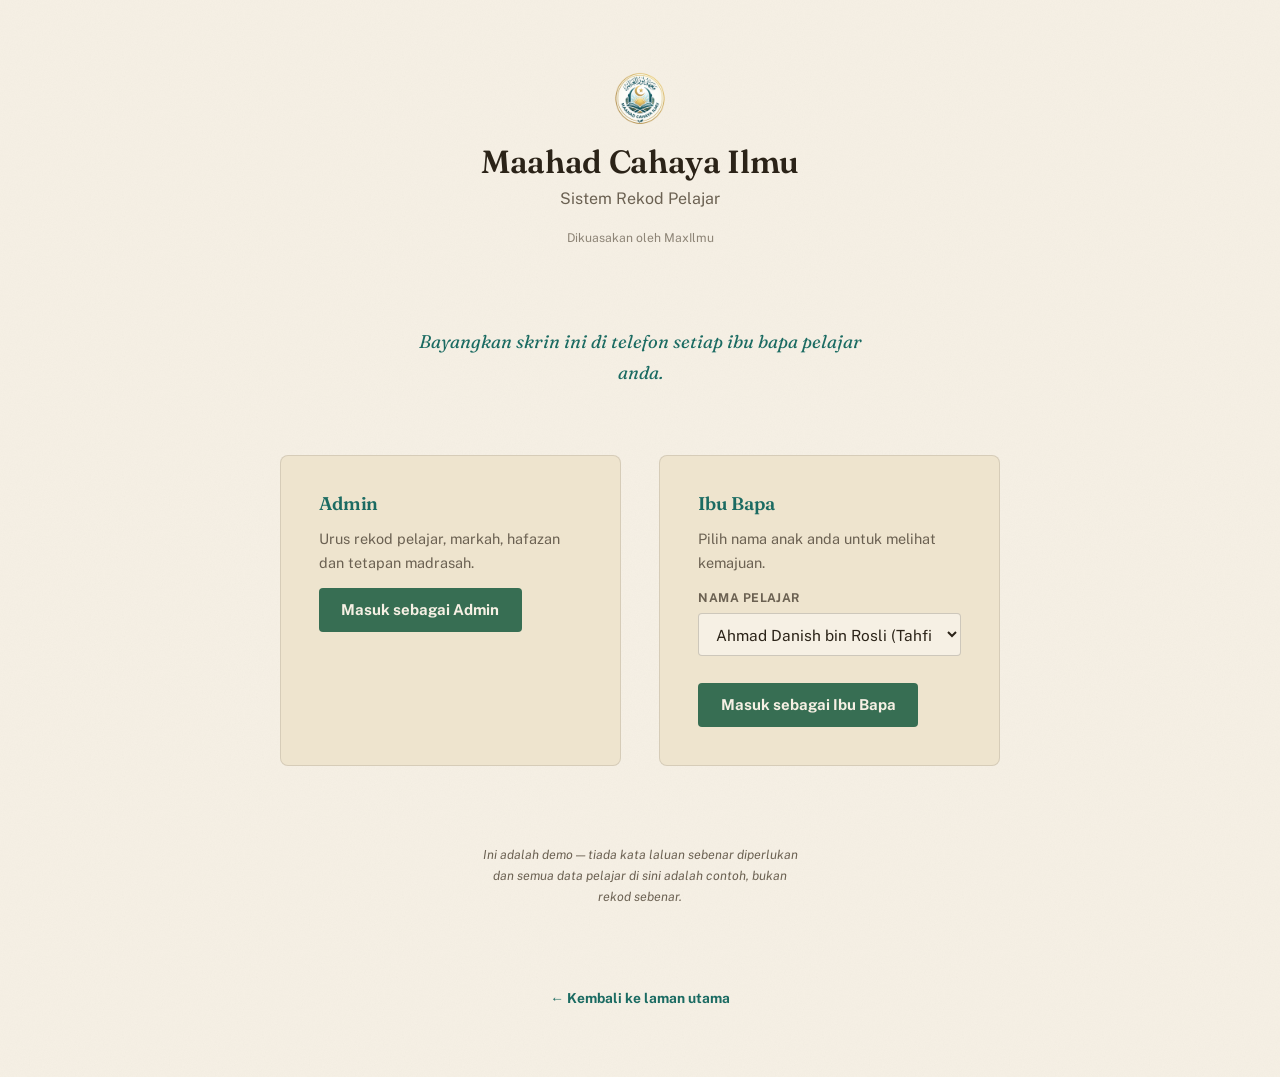
<file: app/admin.html>
<!DOCTYPE html>
<html lang="ms">
<head>
<meta charset="UTF-8">
<meta name="viewport" content="width=device-width, initial-scale=1.0">
<meta name="robots" content="noindex, nofollow">
<title>Panel Admin — Maahad Cahaya Ilmu</title>
<link rel="icon" type="image/png" sizes="32x32" href="../favicon-32x32.png">
<link href="https://fonts.googleapis.com/css2?family=Fraunces:ital,opsz,wght@0,9..144,400;0,9..144,600;0,9..144,700;1,9..144,500&family=Public+Sans:ital,wght@0,400;0,500;0,700;1,400&display=swap" rel="stylesheet">
<link rel="stylesheet" href="../styles.css">
<link rel="stylesheet" href="app.css">
<script src="../site-config.js"></script>
<script>document.title = `Panel Admin — ${SITE_CONFIG.name}`;</script>
</head>
<body class="portal-body">

<header class="portal-header">
  <div class="portal-header__brand">
    <span class="mark-crop portal-header__mark"><img src="../logo-transparent.png" data-config-logo data-config-alt="name" alt="Lambang Maahad Cahaya Ilmu"></span>
    <div>
      <strong data-config="name">Maahad Cahaya Ilmu</strong>
      <span class="portal-header__sub">Panel Admin</span>
    </div>
  </div>
  <div class="portal-header__actions">
    <span class="portal-header__credit">Dikuasakan oleh MaxIlmu</span>
    <button class="btn btn--ghost btn--small" id="btn-logout" type="button">Log Keluar</button>
  </div>
</header>

<nav class="portal-tabs" id="portal-tabs">
  <button class="portal-tabs__btn is-active" data-tab="pelajar" type="button">Pelajar</button>
  <button class="portal-tabs__btn" data-tab="kehadiran" type="button">Kehadiran</button>
  <!-- Yuran tab button is inserted by JS only when FEATURES.finance is true — see renderYuranPanel() -->
  <button class="portal-tabs__btn" data-tab="tetapan" type="button">Tetapan</button>
</nav>

<main class="portal-main container">

  <!-- ============================================================
       PELAJAR — dashboard snapshot + roster (3 exam periods,
       attendance, hafazan) + entry modals
       ============================================================ -->
  <section class="portal-panel is-active" data-panel="pelajar" id="panel-pelajar">
    <div class="panel-head">
      <h1>Pelajar</h1>
      <span class="panel-head__meta" id="student-count-meta"></span>
    </div>

    <div class="stat-grid" id="dashboard-stats"></div>

    <label class="checkbox-field" style="margin-bottom: var(--space-s);">
      <input type="checkbox" id="toggle-show-inactive">
      Tunjuk Pelajar Tidak Aktif
    </label>

    <div class="table-wrap">
      <table class="data-table stack-table">
        <thead>
          <tr>
            <th>Nama</th>
            <th>Kelas</th>
            <th>Awal Tahun</th>
            <th>Pertengahan Tahun</th>
            <th>Akhir Tahun</th>
            <th>Kehadiran</th>
            <th id="hafazan-col-head">Hafazan</th>
            <th></th>
          </tr>
        </thead>
        <tbody id="student-table-body"></tbody>
      </table>
    </div>
  </section>

  <!-- ============================================================
       KEHADIRAN — two sub-tabs: daily entry (teacher-facing) and
       the register grid + inline Bersurat correction (admin-facing).
       Both read/write the same attendanceLog daily records — see
       data.js. Replaces the old standalone attendance.html /
       bersurat.html pages, which no longer exist.
       ============================================================ -->
  <section class="portal-panel" data-panel="kehadiran" id="panel-kehadiran" hidden>
    <div class="panel-head"><h1>Kehadiran</h1></div>

    <nav class="subtabs" id="kehadiran-subtabs">
      <button class="subtabs__btn is-active" data-subtab="ambil" type="button">Ambil Kehadiran</button>
      <button class="subtabs__btn" data-subtab="semakan" type="button">
        Rekod &amp; Semakan
        <span class="badge-count" id="semakan-badge" hidden></span>
      </button>
    </nav>

    <!-- ---- Ambil Kehadiran: daily entry, one class/day at a time ---- -->
    <div class="subpanel is-active" data-subpanel="ambil" id="subpanel-ambil">
      <div class="panel-head">
        <span class="panel-head__meta" id="ambil-count-meta">0/0 Hadir</span>
      </div>
      <!-- Hidden unless the selected date isn't today — see
           renderAmbilDateBanner(). Deliberately loud (not a subtle
           hint): picking the wrong day here means marking a whole
           class's attendance against the wrong date. -->
      <p class="date-warning-banner" id="ambil-date-banner" hidden></p>
      <div class="inline-form attendance-controls">
        <div class="field">
          <label for="ambil-class-select">Kelas</label>
          <select id="ambil-class-select"></select>
        </div>
        <div class="field">
          <label for="ambil-date-input">Tarikh</label>
          <input type="date" id="ambil-date-input">
        </div>
        <button class="btn btn--secondary btn--small" id="btn-mark-all-present" type="button">Tandakan Semua Hadir</button>
      </div>
      <div class="attendance-list" id="ambil-list"></div>
      <p class="empty-note" id="ambil-empty" hidden>Tiada pelajar dalam kelas ini.</p>
      <div class="attendance-legend">
        <span><span class="att-chip att-chip--inline att-chip--hadir" aria-hidden="true">H</span> Hadir</span>
        <span><span class="att-chip att-chip--inline att-chip--tidak-hadir" aria-hidden="true">T</span> Tidak Hadir</span>
        <span><span class="att-chip att-chip--inline att-chip--lewat" aria-hidden="true">L</span> Lewat</span>
        <span><span class="att-chip att-chip--inline att-chip--bersurat" aria-hidden="true">B</span> Bersurat (diselesaikan admin di Rekod &amp; Semakan)</span>
      </div>
    </div>

    <!-- ---- Rekod & Semakan: spreadsheet register + inline Bersurat ---- -->
    <div class="subpanel" data-subpanel="semakan" id="subpanel-semakan" hidden>
      <div class="inline-form attendance-controls">
        <div class="field">
          <label for="semakan-class-select">Kelas</label>
          <select id="semakan-class-select"></select>
        </div>
        <div class="field">
          <label for="semakan-month-input">Bulan</label>
          <input type="month" id="semakan-month-input">
        </div>
        <label class="checkbox-field">
          <input type="checkbox" id="semakan-unresolved-toggle">
          Tunjuk hanya belum disahkan
        </label>
      </div>
      <p class="card__hint">Tekan sel "T" yang bergaris untuk tandakan Bersurat.</p>
      <div class="register-scroll" id="register-scroll">
        <table class="register-table" id="register-table"></table>
      </div>
      <p class="empty-note" id="semakan-empty" hidden>Tiada pelajar sepadan dengan tapisan semasa.</p>
    </div>
  </section>

  <!-- Yuran panel does not exist in this markup at all — it is created
       and appended to <main> by JS only when FEATURES.finance is true.
       See renderYuranPanel() below. When the flag is false, no Yuran
       tab, panel, or content of any kind is ever added to the DOM. -->

  <!-- ============================================================
       TETAPAN — subjects, hafazan config, contact number, reset
       ============================================================ -->
  <section class="portal-panel" data-panel="tetapan" id="panel-tetapan" hidden>
    <div class="panel-head"><h1>Tetapan</h1></div>
    <div class="settings-grid">
      <div class="card" id="settings-subjects-card">
        <h2>Senarai Subjek</h2>
        <p class="card__hint">Subjek yang tersedia semasa memasukkan keputusan peperiksaan pelajar. Setiap madrasah boleh berbeza.</p>
        <div class="chip-list" id="subject-chip-list"></div>
        <div class="inline-form">
          <div class="field">
            <label for="new-subject-input">Tambah subjek</label>
            <input type="text" id="new-subject-input" placeholder="Cth: Tarannum">
          </div>
          <button class="btn btn--secondary btn--small" id="btn-add-subject" type="button">Tambah</button>
        </div>
      </div>

      <div class="card" id="settings-hafazan-card">
        <h2>Tetapan Hafazan</h2>
        <p class="card__hint">Unit dan sasaran hafazan keseluruhan yang digunakan di panel ini dan paparan ibu bapa. Kemajuan sebenar setiap pelajar dikira daripada jumlah rekod mingguan yang dimasukkan.</p>
        <div class="inline-form">
          <div class="field">
            <label for="hafazan-unit-select">Unit</label>
            <select id="hafazan-unit-select">
              <option value="juz">Juzuk</option>
              <option value="surah">Surah</option>
              <option value="hizb">Hizb</option>
            </select>
          </div>
          <div class="field">
            <label for="hafazan-total-input">Jumlah sasaran</label>
            <input type="number" id="hafazan-total-input" min="1" step="1">
          </div>
          <button class="btn btn--secondary btn--small" id="btn-save-hafazan" type="button">Simpan</button>
        </div>
      </div>

      <div class="card" id="settings-attendance-card">
        <h2>Tetapan Kehadiran</h2>
        <p class="card__hint">Sasaran kehadiran bulanan yang digunakan di panel ini dan paparan ibu bapa sebagai garis rujukan pada graf.</p>
        <div class="inline-form">
          <div class="field">
            <label for="attendance-target-input">Sasaran (%)</label>
            <input type="number" id="attendance-target-input" min="1" max="100" step="1">
          </div>
          <button class="btn btn--secondary btn--small" id="btn-save-attendance-target" type="button">Simpan</button>
        </div>
      </div>

      <!-- Admin WhatsApp contact card is inserted by JS only when
           FEATURES.finance is true — it configures a number that's
           only ever used by the Yuran contact link. See renderSettings(). -->

      <div class="card danger-zone">
        <h2>Zon Bahaya</h2>
        <p class="card__hint">Set semula semua data demo (pelajar, keputusan, kehadiran, hafazan, yuran, tetapan) kepada data contoh asal. Ini akan log keluar semua sesi.</p>
        <button class="btn btn--danger btn--small" id="btn-reset-demo" type="button">Reset Data Demo</button>
      </div>
    </div>
  </section>

</main>

<!-- Save bar for Ambil Kehadiran — pinned to the viewport bottom so a
     teacher scrolling a long class roster never has to scroll back
     down to save. Only ever visible while that sub-tab is active. -->
<div class="attendance-savebar" id="ambil-savebar" hidden>
  <button class="btn" id="btn-save-attendance" type="button">Simpan Kehadiran</button>
</div>

<!-- Anchored popover for resolving one unresolved "T" cell in the
     Rekod & Semakan register — positioned next to whichever cell was
     tapped (see openBersuratPopover()), not a centered page-blocking
     modal, since it only ever concerns one single cell. -->
<div class="cell-popover" id="cell-popover" hidden></div>

<div class="modal-overlay" id="modal-overlay" hidden>
  <div class="modal" id="modal-root"></div>
</div>
<div class="toast" id="toast" hidden></div>

<script src="data.js"></script>
<script src="charts.js"></script>
<script>
(function () {
  // ── Session guard — this page is admin-only ──────────────────
  const session = getSession();
  if (!session || session.role !== "admin") {
    window.location.href = "login.html";
    return;
  }

  let state = loadState();

  // ── Small UI helpers ──────────────────────────────────────────
  const modalOverlay = document.getElementById("modal-overlay");
  const modalRoot = document.getElementById("modal-root");
  function openModal(html) {
    modalRoot.innerHTML = html;
    modalOverlay.hidden = false;
  }
  function closeModal() {
    modalOverlay.hidden = true;
    modalRoot.innerHTML = "";
  }
  modalOverlay.addEventListener("click", (e) => { if (e.target === modalOverlay) closeModal(); });

  let toastTimer = null;
  const toastEl = document.getElementById("toast");
  function showToast(message) {
    toastEl.textContent = message;
    toastEl.hidden = false;
    clearTimeout(toastTimer);
    toastTimer = setTimeout(() => { toastEl.hidden = true; }, 3200);
  }

  function persist() { saveState(state); }

  function escapeHtml(str) {
    return String(str).replace(/[&<>"']/g, (c) => ({ "&": "&amp;", "<": "&lt;", ">": "&gt;", '"': "&quot;", "'": "&#39;" }[c]));
  }

  // todayIso() lives in data.js — shared across every admin view that
  // needs the same fixed demo "today" (Ambil Kehadiran, hafazan/fee entry).

  // ── Logout ──────────────────────────────────────────────────
  document.getElementById("btn-logout").addEventListener("click", () => {
    clearSession();
    window.location.href = "login.html";
  });

  // ── Reset demo data ─────────────────────────────────────────
  document.getElementById("btn-reset-demo").addEventListener("click", () => {
    const ok = confirm("Ini akan memadam semua data demo (pelajar, keputusan, kehadiran, hafazan, yuran, tetapan) dan set semula kepada data contoh asal, serta log keluar sesi ini. Teruskan?");
    if (!ok) return;
    resetDemoData();
    window.location.href = "login.html";
  });

  // ── Tabs ──────────────────────────────────────────────────────
  // Queried live (not cached) so a Yuran tab/panel inserted later by
  // renderYuranPanel() is picked up without extra wiring.
  const tabsNav = document.getElementById("portal-tabs");
  function activateTab(tabName) {
    // Ambil Kehadiran holds unsaved edits in memory until "Simpan
    // Kehadiran" (see the Kehadiran section below) — leaving the tab
    // silently would discard them, so guard the same way switching
    // class/date within that sub-tab already does.
    if (typeof isAmbilDirty === "function" && isAmbilDirty()) {
      if (!confirm("Ada perubahan belum disimpan untuk kelas/tarikh semasa. Tukar tanpa menyimpan?")) return;
      // User chose to discard — clear the flag so it doesn't keep
      // firing on every later navigation for edits already abandoned.
      clearAmbilDirty();
    }
    tabsNav.querySelectorAll(".portal-tabs__btn").forEach((btn) => btn.classList.toggle("is-active", btn.dataset.tab === tabName));
    document.querySelectorAll(".portal-panel").forEach((panel) => { panel.hidden = panel.dataset.panel !== tabName; });
    const savebar = document.getElementById("ambil-savebar");
    if (savebar) savebar.hidden = !(tabName === "kehadiran" && isAmbilSubtabActive());
    // Freshly opening the Kehadiran tab onto its Ambil Kehadiran
    // sub-tab (the default) should never show a stale date — see
    // resetAmbilDateToToday(). The dirty check above already ran
    // before we got here, so this is never a surprise data loss.
    if (tabName === "kehadiran" && typeof isAmbilSubtabActive === "function" && isAmbilSubtabActive() && typeof resetAmbilDateToToday === "function") {
      resetAmbilDateToToday();
    }
  }
  tabsNav.addEventListener("click", (e) => {
    const btn = e.target.closest(".portal-tabs__btn");
    if (btn) activateTab(btn.dataset.tab);
  });

  // ================================================================
  // PELAJAR — dashboard stats + roster table
  // ================================================================
  function renderDashboardStats() {
    const mount = document.getElementById("dashboard-stats");
    // Aktif students only — the dashboard is "the school today," and
    // an inactive student's old numbers shouldn't dilute a currently-
    // enrolled average or inflate the headline student count.
    const students = state.students.filter((s) => s.status === "aktif");
    const total = students.length;
    const attendanceTarget = state.settings.attendance.target;
    const latestAttendances = students.map((s) => getLatestAttendanceEntry(s)).filter(Boolean);
    const avgAttendance = latestAttendances.length
      ? Math.round(latestAttendances.reduce((sum, e) => sum + e.rate, 0) / latestAttendances.length)
      : null;
    const hafazanTarget = state.settings.hafazan.total;
    const avgHafazanPct = total
      ? Math.round((students.reduce((sum, s) => sum + getHafazanTotal(s) / hafazanTarget, 0) / total) * 100)
      : 0;
    const akhirRecorded = students.filter((s) => examAverage(state, s, "akhir") !== null).length;

    mount.innerHTML = `
      <div class="stat-tile">
        <span class="stat-tile__label">Jumlah Pelajar</span>
        <div class="stat-tile__value">${total}</div>
        <p class="stat-tile__sub">${getClassList(state).length} kelas aktif</p>
      </div>
      <div class="stat-tile">
        <span class="stat-tile__label">Purata Kehadiran</span>
        <div class="stat-tile__value">${avgAttendance === null ? "—" : avgAttendance + "%"}</div>
        <p class="stat-tile__sub">Bulan terkini · sasaran ${attendanceTarget}%</p>
      </div>
      <div class="stat-tile">
        <span class="stat-tile__label">Purata Kemajuan Hafazan</span>
        <div class="stat-tile__value">${avgHafazanPct}%</div>
        <p class="stat-tile__sub">Daripada sasaran ${hafazanTarget} ${hafazanUnitLabel(state.settings.hafazan.unit, hafazanTarget)}</p>
      </div>
      <div class="stat-tile">
        <span class="stat-tile__label">Akhir Tahun Direkod</span>
        <div class="stat-tile__value">${akhirRecorded} / ${total}</div>
        <p class="stat-tile__sub">Pelajar dengan keputusan akhir tahun</p>
      </div>
    `;
  }

  function renderStudentTable() {
    const unit = state.settings.hafazan.unit;
    const hafazanTarget = state.settings.hafazan.total;
    document.getElementById("hafazan-col-head").textContent = `Hafazan (${hafazanUnitLabel(unit, 2)})`;

    const showInactive = document.getElementById("toggle-show-inactive").checked;
    const visibleStudents = state.students.filter((s) => showInactive || s.status === "aktif");
    document.getElementById("student-count-meta").textContent = `${visibleStudents.length} pelajar`;

    const body = document.getElementById("student-table-body");
    body.innerHTML = "";
    visibleStudents
      .slice()
      .sort((a, b) => a.name.localeCompare(b.name))
      .forEach((student) => {
        const isInactive = student.status !== "aktif";
        const examCells = EXAM_PERIODS.map((exam) => {
          const avg = examAverage(state, student, exam.key);
          return `<td data-label="${exam.label}">${avg === null ? '<span class="cell-muted">—</span>' : avg + "%"}</td>`;
        }).join("");
        const hafazanTotal = getHafazanTotal(student);
        const hafazanPct = Math.min(100, Math.round((hafazanTotal / hafazanTarget) * 100));
        const latestAttendance = getLatestAttendanceEntry(student);
        const attendancePct = latestAttendance ? Math.min(100, latestAttendance.rate) : 0;

        const tr = document.createElement("tr");
        if (isInactive) tr.className = "is-inactive-row";
        tr.innerHTML = `
          <td data-label="Nama">${escapeHtml(student.name)}${isInactive ? ` <span class="pill pill--inactive">${escapeHtml(STUDENT_STATUSES[student.status].label)}</span>` : ""}</td>
          <td data-label="Kelas">${escapeHtml(student.className)}</td>
          ${examCells}
          <td data-label="Kehadiran">
            ${latestAttendance ? latestAttendance.rate + "%" : '<span class="cell-muted">—</span>'}
            <div class="progress-bar"><div class="progress-bar__fill" style="width:${attendancePct}%"></div></div>
          </td>
          <td data-label="${hafazanUnitLabel(unit, 2)}">
            ${hafazanTotal} / ${hafazanTarget}
            <div class="progress-bar"><div class="progress-bar__fill" style="width:${hafazanPct}%"></div></div>
          </td>
          <td class="cell-actions" data-label="">
            <button class="btn btn--secondary btn--small" data-edit-results="${student.id}" type="button">Keputusan</button>
            <button class="btn btn--secondary btn--small" data-edit-attendance="${student.id}" type="button">Kehadiran</button>
            <button class="btn btn--secondary btn--small" data-edit-hafazan="${student.id}" type="button">Hafazan</button>
            <button class="btn btn--secondary btn--small" data-edit-status="${student.id}" type="button">Status</button>
          </td>
        `;
        body.appendChild(tr);
      });

    body.querySelectorAll("[data-edit-results]").forEach((btn) => {
      btn.addEventListener("click", () => openResultsModal(btn.dataset.editResults));
    });
    body.querySelectorAll("[data-edit-attendance]").forEach((btn) => {
      btn.addEventListener("click", () => openAttendanceModal(btn.dataset.editAttendance));
    });
    body.querySelectorAll("[data-edit-hafazan]").forEach((btn) => {
      btn.addEventListener("click", () => openHafazanModal(btn.dataset.editHafazan));
    });
    body.querySelectorAll("[data-edit-status]").forEach((btn) => {
      btn.addEventListener("click", () => openStudentStatusModal(btn.dataset.editStatus));
    });
  }

  document.getElementById("toggle-show-inactive").addEventListener("change", renderStudentTable);

  // ================================================================
  // STATUS PELAJAR — aktif/tidak-aktif, never a raw delete for a
  // student with any history (see studentHasAnyRecords() in data.js).
  // Deactivating keeps every mark/attendance/hafazan/fee record
  // exactly as-is; it only changes which lists the student shows up
  // in by default (roster, Ambil Kehadiran, bulk charge — see their
  // own comments for which ones filter and why).
  // ================================================================
  function openStudentStatusModal(studentId) {
    const student = getStudent(state, studentId);
    if (!student) return;

    function bodyHtml() {
      const isAktif = student.status === "aktif";
      const hasRecords = studentHasAnyRecords(student);
      return `
        <p class="card__hint">
          Status semasa:
          <strong>${escapeHtml(STUDENT_STATUSES[student.status].label)}</strong>
          ${!isAktif && student.statusReason ? ` — ${escapeHtml(student.statusReason)}` : ""}
        </p>
        ${isAktif ? `
          <h3 style="font-size:0.86rem; text-transform:uppercase; letter-spacing:0.05em; color:var(--ink-soft); margin: 1rem 0 0.5rem;">Tandakan Tidak Aktif</h3>
          <div class="field">
            <label for="status-reason-select">Sebab</label>
            <select id="status-reason-select">
              ${STUDENT_INACTIVE_REASONS.map((r) => `<option value="${escapeHtml(r)}">${escapeHtml(r)}</option>`).join("")}
              <option value="__custom__">Lain-lain</option>
            </select>
          </div>
          <div class="field" id="status-reason-custom-field" hidden>
            <label for="status-reason-custom-input">Nyatakan sebab</label>
            <input type="text" id="status-reason-custom-input" placeholder="Cth: Bertukar madrasah">
          </div>
          <button class="btn btn--secondary btn--small" id="btn-deactivate-student" type="button">Tandakan Tidak Aktif</button>
        ` : `
          <button class="btn btn--secondary btn--small" id="btn-reactivate-student" type="button">Aktifkan Semula</button>
        `}
        ${!hasRecords ? `
          <div class="card danger-zone" style="margin-top: var(--space-m);">
            <h2>Padam Pelajar</h2>
            <p class="card__hint">Pelajar ini tiada sebarang rekod (markah, kehadiran, hafazan, yuran) — sesuai untuk kesilapan kemasukan data. Tindakan ini tidak boleh dibatalkan.</p>
            <button class="btn btn--danger btn--small" id="btn-delete-student" type="button">Padam Pelajar</button>
          </div>
        ` : `
          <p class="empty-note" style="margin-top: var(--space-m);">Pelajar ini mempunyai rekod sedia ada, jadi tiada pilihan padam — hanya status aktif/tidak aktif boleh diubah.</p>
        `}
      `;
    }

    function renderModalBody() {
      modalRoot.querySelector("#status-modal-body").innerHTML = bodyHtml();

      const reasonSelect = document.getElementById("status-reason-select");
      if (reasonSelect) {
        reasonSelect.addEventListener("change", () => {
          document.getElementById("status-reason-custom-field").hidden = reasonSelect.value !== "__custom__";
        });
      }

      const deactivateBtn = document.getElementById("btn-deactivate-student");
      if (deactivateBtn) {
        deactivateBtn.addEventListener("click", () => {
          const selected = document.getElementById("status-reason-select").value;
          const reason = selected === "__custom__"
            ? document.getElementById("status-reason-custom-input").value.trim()
            : selected;
          if (!reason) {
            alert("Sila nyatakan sebab.");
            return;
          }
          student.status = "tidak-aktif";
          student.statusReason = reason;
          persist();
          renderModalBody();
          renderStudentTable();
          renderDashboardStats();
          showToast(`${student.name} ditandakan Tidak Aktif.`);
        });
      }

      const reactivateBtn = document.getElementById("btn-reactivate-student");
      if (reactivateBtn) {
        reactivateBtn.addEventListener("click", () => {
          student.status = "aktif";
          student.statusReason = "";
          persist();
          renderModalBody();
          renderStudentTable();
          renderDashboardStats();
          showToast(`${student.name} diaktifkan semula.`);
        });
      }

      const deleteBtn = document.getElementById("btn-delete-student");
      if (deleteBtn) {
        deleteBtn.addEventListener("click", () => {
          const ok = confirm(`Padam ${student.name} sepenuhnya? Tindakan ini tidak boleh dibatalkan.`);
          if (!ok) return;
          state.students = state.students.filter((s) => s.id !== student.id);
          persist();
          closeModal();
          renderStudentTable();
          renderDashboardStats();
          showToast(`${student.name} dipadam.`);
        });
      }
    }

    openModal(`
      <div class="modal__head">
        <h2>Status — ${escapeHtml(student.name)}</h2>
        <button class="modal__close" type="button" data-close>&times;</button>
      </div>
      <p class="card__hint">${escapeHtml(student.className)}</p>
      <div id="status-modal-body"></div>
      <div class="modal__actions">
        <button class="btn btn--small" type="button" data-close>Selesai</button>
      </div>
    `);
    modalRoot.querySelectorAll("[data-close]").forEach((el) => el.addEventListener("click", closeModal));
    renderModalBody();
  }

  // ================================================================
  // KEPUTUSAN PEPERIKSAAN — one grid: subjects x 3 fixed exam
  // sittings, plus attendance. All three exams are entered/edited
  // together so the admin (and later the parent) always sees the
  // whole-year picture in a single table, never one sitting at a time.
  // ================================================================
  function openResultsModal(studentId) {
    const student = getStudent(state, studentId);
    if (!student) return;
    // Always the CURRENT academic year's record — Tier 1 has no UI to
    // browse or edit a past year (that's a later tier); created on
    // demand so a student with no marks yet still has somewhere to
    // write into.
    const record = ensureCurrentExamRecord(student);

    const subjects = state.settings.subjects;
    const rows = subjects.map((subj) => {
      const safeId = subj.replace(/[^a-z0-9]/gi, "_");
      const cells = EXAM_PERIODS.map((exam) => {
        const val = Object.prototype.hasOwnProperty.call(record.marks[exam.key], subj) ? record.marks[exam.key][subj] : "";
        return `<td><input type="number" min="0" max="100" class="mark-cell-input" id="mark_${exam.key}_${safeId}" data-exam="${exam.key}" data-subject="${escapeHtml(subj)}" value="${val}"></td>`;
      }).join("");
      return `
        <tr>
          <td>${escapeHtml(subj)}</td>
          ${cells}
          <td class="avg-cell" id="avg_${safeId}">—</td>
        </tr>`;
    }).join("");

    openModal(`
      <div class="modal__head">
        <h2>${escapeHtml(student.name)}</h2>
        <button class="modal__close" type="button" data-close>&times;</button>
      </div>
      <p class="card__hint">${escapeHtml(student.className)} · Ibu bapa: ${escapeHtml(student.parentName)}</p>
      <h3 style="font-size:0.86rem; text-transform:uppercase; letter-spacing:0.05em; color:var(--ink-soft); margin: 1rem 0 0.5rem;">Keputusan Peperiksaan</h3>
      ${subjects.length ? `
        <div class="table-wrap" style="margin-bottom:1rem;">
          <table class="data-table">
            <thead>
              <tr>
                <th>Subjek</th>
                ${EXAM_PERIODS.map((exam) => `<th>${exam.label}</th>`).join("")}
                <th>Purata</th>
              </tr>
            </thead>
            <tbody id="results-grid-body">${rows}</tbody>
          </table>
        </div>
      ` : '<p class="empty-note">Tiada subjek dalam Tetapan lagi.</p>'}
      <div class="modal__actions">
        <button class="btn btn--ghost btn--small" type="button" data-close style="color:var(--ink); border-color: rgba(43,35,24,0.2);">Batal</button>
        <button class="btn btn--small" type="button" id="btn-save-student">Simpan</button>
      </div>
    `);

    function recomputeRowAverage(subj) {
      const safeId = subj.replace(/[^a-z0-9]/gi, "_");
      const values = EXAM_PERIODS
        .map((exam) => modalRoot.querySelector(`#mark_${exam.key}_${safeId}`).value)
        .filter((v) => v !== "")
        .map(Number);
      const cell = document.getElementById(`avg_${safeId}`);
      cell.textContent = values.length ? Math.round(values.reduce((a, b) => a + b, 0) / values.length) + "%" : "—";
    }
    modalRoot.querySelectorAll("input[data-subject]").forEach((input) => {
      recomputeRowAverage(input.dataset.subject);
      input.addEventListener("input", () => recomputeRowAverage(input.dataset.subject));
    });

    modalRoot.querySelectorAll("[data-close]").forEach((el) => el.addEventListener("click", closeModal));
    document.getElementById("btn-save-student").addEventListener("click", () => {
      modalRoot.querySelectorAll("input[data-subject]").forEach((input) => {
        const examKey = input.dataset.exam;
        const subj = input.dataset.subject;
        if (input.value === "") { delete record.marks[examKey][subj]; return; }
        record.marks[examKey][subj] = Math.max(0, Math.min(100, Number(input.value)));
      });
      persist();
      renderStudentTable();
      renderDashboardStats();
      closeModal();
      showToast("Keputusan peperiksaan dikemaskini.");
    });
  }

  // ================================================================
  // HAFAZAN — weekly log: add/remove dated entries, running total
  // shown as both a table and a cumulative-progress chart. This is
  // the single source of truth for a student's hafazan progress —
  // there is no separate flat "hafazan count" field to keep in sync.
  // ================================================================
  function openHafazanModal(studentId) {
    const student = getStudent(state, studentId);
    if (!student) return;
    const hafazan = state.settings.hafazan;

    function bodyHtml() {
      const total = getHafazanTotal(student);
      const pct = Math.min(100, Math.round((total / hafazan.total) * 100));
      const points = hafazanCumulativePoints(student);
      const rowsDesc = points.slice().reverse();

      return `
        <div class="card__head">
          <span class="stat-pill">${total} <small>/ ${hafazan.total} ${hafazanUnitLabel(hafazan.unit, hafazan.total)}</small></span>
          <span class="panel-head__meta">${pct}% daripada sasaran</span>
        </div>
        <div class="chart-card" id="hafazan-chart-mount"></div>
        <div class="table-wrap" style="margin-bottom:1rem;">
          ${rowsDesc.length ? `
            <table class="data-table stack-table">
              <thead><tr><th>Minggu (Tarikh)</th><th>Tambahan</th><th>Catatan</th><th>Terkumpul</th><th></th></tr></thead>
              <tbody>
                ${rowsDesc.map((p) => `
                  <tr>
                    <td data-label="Minggu (Tarikh)">${formatDate(p.entry.date)}</td>
                    <td data-label="Tambahan">+${p.entry.amount} ${hafazanUnitLabel(hafazan.unit, p.entry.amount)}</td>
                    <td data-label="Catatan">${p.entry.note ? escapeHtml(p.entry.note) : '<span class="cell-muted">—</span>'}</td>
                    <td data-label="Terkumpul">${p.cumulative}</td>
                    <td data-label=""><button class="row-delete-btn" type="button" data-delete-entry="${p.entry.id}" aria-label="Padam rekod">&times;</button></td>
                  </tr>
                `).join("")}
              </tbody>
            </table>
          ` : '<p class="empty-note">Belum ada rekod hafazan mingguan.</p>'}
        </div>
        <h3 style="font-size:0.86rem; text-transform:uppercase; letter-spacing:0.05em; color:var(--ink-soft); margin: 1rem 0 0.5rem;">Tambah Rekod Minggu Ini</h3>
        <div class="inline-form">
          <div class="field">
            <label for="hafazan-entry-date">Tarikh</label>
            <input type="date" id="hafazan-entry-date" value="${todayIso()}">
          </div>
          <div class="field">
            <label for="hafazan-entry-amount">Tambahan (${hafazanUnitLabel(hafazan.unit, 2)})</label>
            <input type="number" id="hafazan-entry-amount" min="0" step="0.25" value="0.5">
          </div>
          <div class="field" style="flex: 2 1 220px;">
            <label for="hafazan-entry-note">Catatan (pilihan)</label>
            <input type="text" id="hafazan-entry-note" placeholder="Cth: Juz 6, m/s 1-10">
          </div>
          <button class="btn btn--secondary btn--small" id="btn-add-hafazan-entry" type="button">Tambah</button>
        </div>
      `;
    }

    function renderModalBody() {
      modalRoot.querySelector("#hafazan-modal-body").innerHTML = bodyHtml();
      const chartMount = document.getElementById("hafazan-chart-mount");
      renderHafazanChart(chartMount, hafazanCumulativePoints(student), hafazan.total, hafazanUnitLabel(hafazan.unit, hafazan.total));

      modalRoot.querySelectorAll("[data-delete-entry]").forEach((btn) => {
        btn.addEventListener("click", () => {
          const ok = confirm("Padam rekod hafazan ini?");
          if (!ok) return;
          student.hafazanLog = student.hafazanLog.filter((e) => e.id !== btn.dataset.deleteEntry);
          persist();
          renderModalBody();
          renderStudentTable();
          renderDashboardStats();
          showToast("Rekod hafazan dipadam.");
        });
      });

      document.getElementById("btn-add-hafazan-entry").addEventListener("click", () => {
        const date = document.getElementById("hafazan-entry-date").value;
        const amount = Number(document.getElementById("hafazan-entry-amount").value);
        const note = document.getElementById("hafazan-entry-note").value.trim();
        if (!date || !amount || amount <= 0) {
          alert("Sila isi tarikh dan jumlah tambahan yang sah.");
          return;
        }
        student.hafazanLog.push({ id: uid("h"), date, amount, note, ...snapshotFields(student) });
        persist();
        renderModalBody();
        renderStudentTable();
        renderDashboardStats();
        showToast("Rekod hafazan mingguan ditambah.");
      });
    }

    openModal(`
      <div class="modal__head">
        <h2>Hafazan — ${escapeHtml(student.name)}</h2>
        <button class="modal__close" type="button" data-close>&times;</button>
      </div>
      <p class="card__hint">${escapeHtml(student.className)}</p>
      <div id="hafazan-modal-body"></div>
      <div class="modal__actions">
        <button class="btn btn--small" type="button" data-close>Selesai</button>
      </div>
    `);
    modalRoot.querySelectorAll("[data-close]").forEach((el) => el.addEventListener("click", closeModal));
    renderModalBody();
  }

  // ================================================================
  // KEHADIRAN — read-only: a calculated monthly rollup of daily
  // attendance records, plus the most recent daily rows. There is no
  // add/edit form here any more — daily status is entered per class in
  // the Kehadiran tab's Ambil Kehadiran sub-tab and "tidak-hadir" days
  // are resolved to "bersurat" in its Rekod & Semakan sub-tab (below);
  // this modal is purely a per-student drill-down into what those two
  // sub-tabs have produced.
  // ================================================================
  function openAttendanceModal(studentId) {
    const student = getStudent(state, studentId);
    if (!student) return;
    const attendance = state.settings.attendance;

    function bodyHtml() {
      const latest = getLatestAttendanceEntry(student);
      const average = getAttendanceAverage(student);
      const points = attendanceRatePoints(student);
      const rowsDesc = points.slice().reverse();
      const recentDaily = sortedAttendanceLog(student, "desc").slice(0, 14);

      return `
        <div class="card__head">
          <span class="stat-pill">${latest ? latest.rate + "%" : "—"} <small>bulan terkini</small></span>
          <span class="panel-head__meta">${average === null ? "—" : "Purata " + average + "%"} · Sasaran ${attendance.target}%</span>
        </div>
        <p class="card__hint">Dikira daripada rekod kehadiran harian — hari "Bersurat" tidak dikira dalam atau melawan peratus. Kemaskini di tab <button type="button" class="link-btn" data-goto-kehadiran>Kehadiran</button>.</p>
        <div class="chart-card" id="attendance-chart-mount"></div>
        <div class="table-wrap" style="margin-bottom:1rem;">
          ${rowsDesc.length ? `
            <table class="data-table stack-table">
              <thead><tr><th>Bulan</th><th>Kehadiran</th></tr></thead>
              <tbody>
                ${rowsDesc.map((p) => `
                  <tr>
                    <td data-label="Bulan">${formatMonth(p.entry.month)}</td>
                    <td data-label="Kehadiran">${p.entry.rate}%</td>
                  </tr>
                `).join("")}
              </tbody>
            </table>
          ` : '<p class="empty-note">Belum ada rekod kehadiran bulanan.</p>'}
        </div>
        <h3 style="font-size:0.86rem; text-transform:uppercase; letter-spacing:0.05em; color:var(--ink-soft); margin: 1rem 0 0.5rem;">Rekod Harian Terkini</h3>
        ${recentDaily.length ? `
          <div class="table-wrap">
            <table class="data-table stack-table">
              <thead><tr><th>Tarikh</th><th>Status</th><th>Catatan</th></tr></thead>
              <tbody>
                ${recentDaily.map((e) => `
                  <tr>
                    <td data-label="Tarikh">${formatDate(e.date)}</td>
                    <td data-label="Status"><span class="att-chip att-chip--inline att-chip--${e.status}">${ATTENDANCE_STATUSES[e.status].letter}</span> ${ATTENDANCE_STATUSES[e.status].label}</td>
                    <td data-label="Catatan">${e.note ? escapeHtml(e.note) : '<span class="cell-muted">—</span>'}</td>
                  </tr>
                `).join("")}
              </tbody>
            </table>
          </div>
        ` : '<p class="empty-note">Belum ada rekod kehadiran harian.</p>'}
      `;
    }

    function renderModalBody() {
      modalRoot.querySelector("#attendance-modal-body").innerHTML = bodyHtml();
      renderAttendanceChart(document.getElementById("attendance-chart-mount"), attendanceRatePoints(student), attendance.target);
      const gotoBtn = modalRoot.querySelector("[data-goto-kehadiran]");
      if (gotoBtn) gotoBtn.addEventListener("click", () => { closeModal(); activateTab("kehadiran"); });
    }

    openModal(`
      <div class="modal__head">
        <h2>Kehadiran — ${escapeHtml(student.name)}</h2>
        <button class="modal__close" type="button" data-close>&times;</button>
      </div>
      <p class="card__hint">${escapeHtml(student.className)}</p>
      <div id="attendance-modal-body"></div>
      <div class="modal__actions">
        <button class="btn btn--small" type="button" data-close>Selesai</button>
      </div>
    `);
    modalRoot.querySelectorAll("[data-close]").forEach((el) => el.addEventListener("click", closeModal));
    renderModalBody();
  }

  // ================================================================
  // KEHADIRAN PANEL — two sub-tabs sharing one data model
  // (attendanceLog daily records, data.js): Ambil Kehadiran writes
  // them (teacher-facing daily entry), Rekod & Semakan reads and
  // corrects them (admin-facing register grid + inline Bersurat).
  // Replaces the old standalone attendance.html / bersurat.html pages.
  // ================================================================
  // Aktif-only classes for Ambil Kehadiran's picker (new records —
  // see ambilClassStudents below). Rekod & Semakan needs every class
  // regardless of status, since a class that's since gone all-inactive
  // must still be reachable to review/correct its history.
  const ambilClasses = getClassList(state);
  const semakanClasses = getClassList(state, true);

  // ---- sub-tab switching ------------------------------------------
  const subtabsNav = document.getElementById("kehadiran-subtabs");
  const ambilSavebar = document.getElementById("ambil-savebar");

  function isAmbilSubtabActive() {
    return subtabsNav.querySelector('[data-subtab="ambil"]').classList.contains("is-active");
  }
  function activateSubtab(name) {
    if (name !== "ambil" && isAmbilDirty()) {
      if (!confirm("Ada perubahan belum disimpan untuk kelas/tarikh semasa. Tukar tanpa menyimpan?")) return;
      // User chose to discard — clear the flag so it doesn't keep
      // firing on every later navigation for edits already abandoned.
      clearAmbilDirty();
    }
    subtabsNav.querySelectorAll(".subtabs__btn").forEach((btn) => btn.classList.toggle("is-active", btn.dataset.subtab === name));
    document.querySelectorAll(".subpanel").forEach((panel) => { panel.hidden = panel.dataset.subpanel !== name; });
    ambilSavebar.hidden = name !== "ambil";
    if (name === "semakan") renderRegisterGrid();
    // Re-opening Ambil Kehadiran (e.g. after a detour to Rekod &
    // Semakan) resets its date to today — see resetAmbilDateToToday().
    else if (name === "ambil") resetAmbilDateToToday();
  }
  subtabsNav.addEventListener("click", (e) => {
    const btn = e.target.closest(".subtabs__btn");
    if (btn) activateSubtab(btn.dataset.subtab);
  });

  // ---- Ambil Kehadiran (Tab 1: daily entry) ------------------------
  // "Bersurat" is deliberately excluded from this cycle — only an
  // admin resolves a day to "bersurat", in Rekod & Semakan, never a
  // teacher marking daily attendance here.
  const AMBIL_STATUSES = ["hadir", "tidak-hadir", "lewat"];
  const ambilClassSelect = document.getElementById("ambil-class-select");
  const ambilDateInput = document.getElementById("ambil-date-input");
  const ambilListMount = document.getElementById("ambil-list");
  const ambilEmptyNote = document.getElementById("ambil-empty");
  const ambilCountMeta = document.getElementById("ambil-count-meta");
  const ambilDateBanner = document.getElementById("ambil-date-banner");

  ambilClasses.forEach((c) => {
    const opt = document.createElement("option");
    opt.value = c;
    opt.textContent = c;
    ambilClassSelect.appendChild(opt);
  });
  ambilDateInput.value = todayIso();

  // In-memory only until "Simpan Kehadiran" — a teacher scrolling and
  // tapping through 30 students shouldn't have each tap hit
  // localStorage; one write on save is both simpler and cheaper.
  let ambilDraft = null; // { [studentId]: status }
  let ambilDraftClass = null;
  let ambilDraftDate = null;
  let ambilDirtyFlag = false;

  function isAmbilDirty() { return ambilDirtyFlag; }
  function clearAmbilDirty() { ambilDirtyFlag = false; }

  // Aktif-only: this is new-record creation, so an inactive student
  // should never be a tap away from getting a fresh attendance row.
  // Rekod & Semakan (below) deliberately does NOT filter this way —
  // it's correction of EXISTING records, which must stay reachable
  // for an inactive student too.
  function ambilClassStudents(className) {
    return state.students.filter((s) => s.className === className && s.status === "aktif").sort((a, b) => a.name.localeCompare(b.name));
  }

  function loadAmbilDraft(className, date) {
    ambilDraft = {};
    ambilClassStudents(className).forEach((s) => {
      const existing = getAttendanceForDate(s, date);
      // No record yet for this day defaults to "hadir" — the common
      // case is everyone present, so a teacher only has to touch the
      // exceptions (see also "Tandakan Semua Hadir" below).
      ambilDraft[s.id] = existing ? existing.status : "hadir";
    });
    ambilDraftClass = className;
    ambilDraftDate = date;
    ambilDirtyFlag = false;
  }

  function confirmDiscardAmbilIfDirty() {
    if (!isAmbilDirty()) return true;
    return confirm("Ada perubahan belum disimpan untuk kelas/tarikh semasa. Tukar tanpa menyimpan?");
  }

  function renderAmbilCount() {
    const students = ambilClassStudents(ambilDraftClass);
    const hadirCount = students.filter((s) => ambilDraft[s.id] === "hadir").length;
    ambilCountMeta.textContent = `${hadirCount}/${students.length} Hadir`;
  }

  // Loud, hard-to-miss reminder whenever the picked date isn't today —
  // a teacher who doesn't notice a stale/wrong date could otherwise
  // mark a whole class's attendance against the wrong day (see bug
  // report: date input used to open on a fixed stale date). Re-checked
  // against a freshly-computed todayIso() every render, not a value
  // cached once, so it stays correct even if the tab is left open
  // across midnight.
  function renderAmbilDateBanner() {
    if (!ambilDateBanner) return;
    const selected = ambilDateInput.value;
    const today = todayIso();
    if (selected && selected !== today) {
      ambilDateBanner.hidden = false;
      ambilDateBanner.textContent = `Anda menanda kehadiran untuk ${formatDate(selected)}, bukan hari ini (${formatDate(today)}).`;
    } else {
      ambilDateBanner.hidden = true;
      ambilDateBanner.textContent = "";
    }
  }

  function renderAmbilList() {
    const students = ambilClassStudents(ambilDraftClass);
    ambilEmptyNote.hidden = students.length > 0;
    ambilListMount.innerHTML = students.map((s) => {
      const status = ambilDraft[s.id];
      // "bersurat" is reached only via Rekod & Semakan (never a value a
      // teacher can pick here — see AMBIL_STATUSES), so none of the H/T/L
      // segments match it and none render active: the control correctly
      // shows "no H/T/L selected" rather than one of them being silently
      // (and wrongly) highlighted. What it must not do is show that with
      // no explanation, so a "Bersurat" badge makes the reason visible —
      // see the click guard below for why tapping H/T/L still works but
      // asks for confirmation first.
      const isBersurat = status === "bersurat";
      const segments = AMBIL_STATUSES.map((st) => `
        <button type="button"
          class="status-segmented__btn status-segmented__btn--${st} ${st === status ? "is-active" : ""}"
          data-student="${s.id}" data-status="${st}"
          aria-pressed="${st === status}">${ATTENDANCE_STATUSES[st].letter}</button>
      `).join("");
      const bersuratBadge = isBersurat
        ? `<span class="pill pill--bersurat" title="Diselesaikan sebagai Bersurat oleh admin di Rekod &amp; Semakan">Bersurat</span>`
        : "";
      return `
        <div class="attendance-row">
          <span class="attendance-row__name">${escapeHtml(s.name)}</span>
          <div class="attendance-row__status">
            ${bersuratBadge}
            <div class="status-segmented" role="group" aria-label="Status kehadiran ${escapeHtml(s.name)}">${segments}</div>
          </div>
        </div>
      `;
    }).join("");

    ambilListMount.querySelectorAll("[data-student]").forEach((btn) => {
      btn.addEventListener("click", () => {
        const id = btn.dataset.student;
        const status = btn.dataset.status;
        if (ambilDraft[id] === status) return;
        // Overwriting a day an admin already resolved to "bersurat" would
        // silently undo that resolution — block it behind an explicit
        // confirmation instead of letting a stray tap erase it.
        if (ambilDraft[id] === "bersurat") {
          const student = students.find((s) => s.id === id);
          const ok = confirm(`${student ? student.name : "Pelajar ini"} telah diselesaikan sebagai Bersurat oleh admin untuk tarikh ini. Menandakan status di sini akan membatalkan rekod Bersurat tersebut. Teruskan?`);
          if (!ok) return;
        }
        ambilDraft[id] = status;
        ambilDirtyFlag = true;
        renderAmbilList();
      });
    });

    renderAmbilCount();
  }

  function loadAndRenderAmbil(className, date) {
    loadAmbilDraft(className, date);
    renderAmbilList();
    renderAmbilDateBanner();
  }

  // Called whenever the Ambil Kehadiran screen is (re-)opened — initial
  // load, switching back to this sub-tab, or switching into the
  // Kehadiran tab while this sub-tab is the active one — so the date
  // never shows a stale value from earlier in the session. Safe to call
  // unconditionally: by the time any of those navigations reach here,
  // the isAmbilDirty() guard upstream has already either found no
  // unsaved edits or gotten the user's explicit OK to discard them.
  function resetAmbilDateToToday() {
    if (!ambilClasses.length) return;
    ambilDateInput.value = todayIso();
    loadAndRenderAmbil(ambilClassSelect.value, ambilDateInput.value);
  }

  ambilClassSelect.addEventListener("change", () => {
    if (!confirmDiscardAmbilIfDirty()) { ambilClassSelect.value = ambilDraftClass; return; }
    loadAndRenderAmbil(ambilClassSelect.value, ambilDateInput.value);
  });
  ambilDateInput.addEventListener("change", () => {
    if (!ambilDateInput.value) { ambilDateInput.value = ambilDraftDate; return; }
    if (!confirmDiscardAmbilIfDirty()) { ambilDateInput.value = ambilDraftDate; return; }
    loadAndRenderAmbil(ambilClassSelect.value, ambilDateInput.value);
  });
  document.getElementById("btn-mark-all-present").addEventListener("click", () => {
    // Skips anyone already resolved "bersurat" — same rule as the
    // per-row click guard above: a bulk action can't ask for
    // per-student confirmation, so it simply never overwrites an
    // admin's resolution rather than silently erasing it.
    ambilClassStudents(ambilDraftClass).forEach((s) => {
      if (ambilDraft[s.id] === "bersurat") return;
      ambilDraft[s.id] = "hadir";
    });
    ambilDirtyFlag = true;
    renderAmbilList();
  });
  document.getElementById("btn-save-attendance").addEventListener("click", () => {
    const students = ambilClassStudents(ambilDraftClass);
    if (!students.length) return;
    students.forEach((s) => {
      // A draft value of "bersurat" can only mean this student was
      // never touched here (there's no H/T/L button for it — see
      // AMBIL_STATUSES — and the click guard above requires an
      // explicit confirm to move off it). Re-saving it anyway would
      // pass note=null through to setAttendanceForDate() and silently
      // wipe the admin's Rekod & Semakan note, so leave that record
      // alone entirely instead.
      if (ambilDraft[s.id] === "bersurat") return;
      setAttendanceForDate(s, ambilDraftDate, ambilDraft[s.id], null);
    });
    persist();
    ambilDirtyFlag = false;
    showToast(`Kehadiran ${ambilDraftClass} · ${formatDate(ambilDraftDate)} disimpan.`);
    renderStudentTable();
    renderDashboardStats();
    renderSemakanBadge();
  });

  if (ambilClasses.length) loadAndRenderAmbil(ambilClassSelect.value, ambilDateInput.value);
  else ambilEmptyNote.hidden = false;

  // ---- Rekod & Semakan (Tab 2: register grid + inline correction) --
  const semakanClassSelect = document.getElementById("semakan-class-select");
  const semakanMonthInput = document.getElementById("semakan-month-input");
  const semakanUnresolvedToggle = document.getElementById("semakan-unresolved-toggle");
  const semakanTable = document.getElementById("register-table");
  const semakanEmptyNote = document.getElementById("semakan-empty");
  const semakanBadge = document.getElementById("semakan-badge");
  const cellPopover = document.getElementById("cell-popover");

  semakanClasses.forEach((c) => {
    const opt = document.createElement("option");
    opt.value = c;
    opt.textContent = c;
    semakanClassSelect.appendChild(opt);
  });
  // Defaults to the most recent month with any recorded data, not
  // "today"'s month — today's own month may not have a single record
  // yet this early into it, which would otherwise land an admin on a
  // blank grid the first time they open this sub-tab.
  function latestAttendanceMonth() {
    let latest = null;
    state.students.forEach((s) => s.attendanceLog.forEach((e) => { if (!latest || e.date > latest) latest = e.date; }));
    return latest ? latest.slice(0, 7) : todayIso().slice(0, 7);
  }
  semakanMonthInput.value = latestAttendanceMonth();

  // Deliberately NOT filtered to aktif students (unlike
  // ambilClassStudents above) — this tab only ever corrects EXISTING
  // records, never creates new ones, so an inactive student's past
  // unresolved days must stay reachable here.
  function semakanClassStudents() {
    return state.students.filter((s) => s.className === semakanClassSelect.value).sort((a, b) => a.name.localeCompare(b.name));
  }

  function unresolvedCountFor(student, monthPrefix) {
    return student.attendanceLog.filter((e) => e.status === "tidak-hadir" && e.date.startsWith(monthPrefix)).length;
  }

  // Scoped to the currently selected class + month, not a global
  // count — the grid itself only ever shows that one class/month at a
  // time, so the badge tracks exactly what's on screen (or one tap
  // away via the "only unresolved" toggle), not the whole madrasah.
  function renderSemakanBadge() {
    if (!semakanClasses.length) return;
    const monthPrefix = semakanMonthInput.value;
    const count = semakanClassStudents().reduce((sum, s) => sum + unresolvedCountFor(s, monthPrefix), 0);
    semakanBadge.hidden = count === 0;
    semakanBadge.textContent = count;
  }

  function renderRegisterGrid() {
    closeCellPopover();
    if (!semakanClasses.length) return;
    const monthPrefix = semakanMonthInput.value;
    let students = semakanClassStudents();

    // Columns: every date that actually has at least one record among
    // this class this month (computed before the "only unresolved"
    // filter below, so the column set stays stable regardless of it),
    // not every calendar day — a weekend or never-recorded day simply
    // isn't a column.
    const dateSet = new Set();
    students.forEach((s) => s.attendanceLog.forEach((e) => { if (e.date.startsWith(monthPrefix)) dateSet.add(e.date); }));
    const dates = Array.from(dateSet).sort();

    if (semakanUnresolvedToggle.checked) {
      students = students.filter((s) => unresolvedCountFor(s, monthPrefix) > 0);
    }

    renderSemakanBadge();

    const hasContent = students.length > 0 && dates.length > 0;
    semakanEmptyNote.hidden = hasContent;
    semakanEmptyNote.textContent = students.length === 0
      ? "Tiada pelajar sepadan dengan tapisan semasa."
      : "Tiada rekod kehadiran untuk kelas/bulan ini.";
    if (!hasContent) { semakanTable.innerHTML = ""; return; }

    const headCells = dates.map((d) => `<th title="${formatDate(d)}">${Number(d.slice(8, 10))}</th>`).join("");
    const bodyRows = students.map((s) => {
      const cells = dates.map((d) => {
        const entry = getAttendanceForDate(s, d);
        if (!entry) return `<td class="register-cell register-cell--empty">&middot;</td>`;
        const isUnresolved = entry.status === "tidak-hadir";
        const attrs = isUnresolved ? `data-resolve-student="${s.id}" data-resolve-date="${d}"` : "";
        return `<td class="register-cell register-cell--${entry.status}${isUnresolved ? " is-unresolved" : ""}" ${attrs}
          title="${escapeHtml(s.name)} &middot; ${formatDate(d)} &middot; ${ATTENDANCE_STATUSES[entry.status].label}">${ATTENDANCE_STATUSES[entry.status].letter}</td>`;
      }).join("");
      const inactiveBadge = s.status !== "aktif" ? ` <span class="pill pill--inactive">${escapeHtml(STUDENT_STATUSES[s.status].label)}</span>` : "";
      return `<tr><th class="register-name">${escapeHtml(s.name)}${inactiveBadge}</th>${cells}</tr>`;
    }).join("");

    semakanTable.innerHTML = `
      <thead><tr><th class="register-name">Nama</th>${headCells}</tr></thead>
      <tbody>${bodyRows}</tbody>
    `;

    semakanTable.querySelectorAll("[data-resolve-student]").forEach((cell) => {
      cell.addEventListener("click", () => openBersuratPopover(cell));
    });
  }

  function closeCellPopover() {
    cellPopover.hidden = true;
    cellPopover.innerHTML = "";
    document.removeEventListener("click", onPopoverOutsideClick, true);
  }
  function onPopoverOutsideClick(e) {
    if (!cellPopover.contains(e.target)) closeCellPopover();
  }

  // Anchored next to the tapped cell (see .cell-popover in app.css) —
  // deliberately not the shared centered modal-overlay, since this
  // only ever concerns the one cell just tapped.
  function openBersuratPopover(cell) {
    closeCellPopover();
    const studentId = cell.dataset.resolveStudent;
    const date = cell.dataset.resolveDate;
    const student = getStudent(state, studentId);
    if (!student) return;

    cellPopover.innerHTML = `
      <div class="cell-popover__head">
        <strong>${escapeHtml(student.name)}${student.status !== "aktif" ? ` <span class="pill pill--inactive">${escapeHtml(STUDENT_STATUSES[student.status].label)}</span>` : ""}</strong>
        <span>${formatDate(date)}</span>
      </div>
      <div class="field">
        <label for="popover-note-input">Catatan (pilihan)</label>
        <input type="text" id="popover-note-input" placeholder="Cth: demam">
      </div>
      <div class="cell-popover__actions">
        <button class="btn btn--ghost btn--small" type="button" id="popover-cancel" style="color:var(--ink); border-color: rgba(43,35,24,0.2);">Batal</button>
        <button class="btn btn--small" type="button" id="popover-confirm">Tandakan Bersurat</button>
      </div>
    `;

    cellPopover.hidden = false;
    const rect = cell.getBoundingClientRect();
    const popW = cellPopover.offsetWidth;
    const popH = cellPopover.offsetHeight;
    let left = rect.left + rect.width / 2 - popW / 2;
    left = Math.max(8, Math.min(left, window.innerWidth - popW - 8));
    let top = rect.bottom + 8;
    if (top + popH > window.innerHeight - 8) top = rect.top - popH - 8;
    cellPopover.style.left = `${left}px`;
    cellPopover.style.top = `${Math.max(8, top)}px`;

    document.getElementById("popover-cancel").addEventListener("click", closeCellPopover);
    document.getElementById("popover-confirm").addEventListener("click", () => {
      const note = document.getElementById("popover-note-input").value.trim();
      setAttendanceForDate(student, date, "bersurat", note);
      persist();
      closeCellPopover();
      renderRegisterGrid();
      renderStudentTable();
      renderDashboardStats();
      showToast(`${student.name} · ${formatDate(date)} ditandakan Bersurat.`);
    });

    // Deferred so this click (the one that opened the popover) isn't
    // immediately seen by the listener as an "outside" click.
    setTimeout(() => document.addEventListener("click", onPopoverOutsideClick, true), 0);
  }

  semakanClassSelect.addEventListener("change", renderRegisterGrid);
  semakanMonthInput.addEventListener("change", () => {
    if (!semakanMonthInput.value) semakanMonthInput.value = todayIso().slice(0, 7);
    renderRegisterGrid();
  });
  semakanUnresolvedToggle.addEventListener("change", renderRegisterGrid);

  renderSemakanBadge();

  // ================================================================
  // YURAN — the tab button, panel, and all its contents are created
  // and inserted only when FEATURES.finance is true. When false,
  // nothing Yuran-related is added to the DOM at all (not created,
  // not hidden — simply never built).
  // ================================================================
  function ensureYuranScaffold() {
    if (!FEATURES.finance) return null;
    let panel = document.getElementById("panel-yuran");
    if (panel) return panel;

    const tabBtn = document.createElement("button");
    tabBtn.className = "portal-tabs__btn";
    tabBtn.type = "button";
    tabBtn.dataset.tab = "yuran";
    tabBtn.id = "tab-btn-yuran";
    tabBtn.textContent = "Yuran";
    const tetapanBtn = tabsNav.querySelector('[data-tab="tetapan"]');
    tabsNav.insertBefore(tabBtn, tetapanBtn);

    panel = document.createElement("section");
    panel.className = "portal-panel";
    panel.dataset.panel = "yuran";
    panel.id = "panel-yuran";
    panel.hidden = true;
    panel.innerHTML = '<div id="yuran-mount"></div>';
    document.querySelector(".portal-main").appendChild(panel);

    return panel;
  }

  function renderYuranPanel() {
    if (!FEATURES.finance) return; // nothing to build, nothing to tear down
    ensureYuranScaffold();
    const mount = document.getElementById("yuran-mount");

    mount.innerHTML = `
      <div class="panel-head">
        <h1>Yuran</h1>
        <button class="btn btn--small" id="btn-bulk-charge" type="button">Cajkan Yuran Secara Pukal</button>
      </div>
      <div class="table-wrap">
        <table class="data-table">
          <thead>
            <tr><th>Nama</th><th>Kelas</th><th>Baki</th><th></th></tr>
          </thead>
          <tbody id="yuran-table-body"></tbody>
        </table>
      </div>
    `;

    // Deliberately NOT filtered to aktif students — an inactive
    // student can still owe money (or have paid history worth
    // reviewing), and that must stay reachable. Only the bulk-charge
    // action (new charges for a whole class) excludes them, since
    // that's genuine new-record creation — see openBulkChargeModal.
    const body = document.getElementById("yuran-table-body");
    body.innerHTML = "";
    state.students
      .slice()
      .sort((a, b) => a.name.localeCompare(b.name))
      .forEach((student) => {
        const balance = getStudentBalance(student);
        const isInactive = student.status !== "aktif";
        const tr = document.createElement("tr");
        if (isInactive) tr.className = "is-inactive-row";
        tr.innerHTML = `
          <td>${escapeHtml(student.name)}${isInactive ? ` <span class="pill pill--inactive">${escapeHtml(STUDENT_STATUSES[student.status].label)}</span>` : ""}</td>
          <td>${escapeHtml(student.className)}</td>
          <td><span class="pill ${balance > 0 ? "pill--owing" : "pill--clear"}">${formatMoney(balance)}</span></td>
          <td><button class="btn btn--secondary btn--small" data-ledger-student="${student.id}" type="button">Lihat Ledger</button></td>
        `;
        body.appendChild(tr);
      });

    body.querySelectorAll("[data-ledger-student]").forEach((btn) => {
      btn.addEventListener("click", () => openLedgerModal(btn.dataset.ledgerStudent));
    });

    document.getElementById("btn-bulk-charge").addEventListener("click", openBulkChargeModal);
  }

  function openLedgerModal(studentId) {
    const student = getStudent(state, studentId);
    if (!student) return;
    const isAktif = student.status === "aktif";

    function ledgerRows() {
      if (!student.fees.ledger.length) return '<p class="empty-note">Tiada rekod yuran lagi.</p>';
      return `
        <table class="data-table">
          <thead><tr><th>Tarikh</th><th>Perkara</th><th>Jumlah</th></tr></thead>
          <tbody>
            ${student.fees.ledger.slice().sort((a, b) => a.date.localeCompare(b.date)).map((entry) => `
              <tr>
                <td>${formatDate(entry.date)}</td>
                <td>${escapeHtml(feeEntryLabel(state, entry))}</td>
                <td>${entry.type === "charge" ? "+" : "-"}${formatMoney(entry.amount)}</td>
              </tr>
            `).join("")}
          </tbody>
        </table>`;
    }

    function renderModalBody() {
      modalRoot.querySelector("#ledger-modal-body").innerHTML = `
        <p class="card__hint">Baki semasa: <strong>${formatMoney(getStudentBalance(student))}</strong></p>
        <div class="table-wrap" style="margin-bottom:1rem;">${ledgerRows()}</div>

        <h3 style="font-size:0.86rem; text-transform:uppercase; letter-spacing:0.05em; color:var(--ink-soft); margin: 1rem 0 0.5rem;">Tambah Caj</h3>
        ${(() => {
          // Aktif-only: charging is new-record creation, the same risk
          // category as Ambil Kehadiran / bulk charge. An inactive
          // student's ledger stays fully viewable and can still take a
          // payment (below) — it just can't grow a new charge.
          if (!isAktif) return '<p class="empty-note">Pelajar tidak aktif — tiada caj baharu boleh ditambah.</p>';
          const activeFeeTypes = getActiveFeeTypes(state);
          if (!activeFeeTypes.length) return '<p class="empty-note">Tiada jenis yuran aktif dalam Tetapan lagi.</p>';
          return `
            <div class="inline-form">
              <div class="field">
                <label for="charge-feetype-select">Jenis Yuran</label>
                <select id="charge-feetype-select">
                  ${activeFeeTypes.map((ft) => `<option value="${ft.id}">${escapeHtml(ft.name)}</option>`).join("")}
                </select>
              </div>
              <div class="field">
                <label for="charge-amount-input">Jumlah (RM)</label>
                <input type="number" min="0" step="0.01" id="charge-amount-input">
              </div>
              <div class="field" style="flex: 2 1 200px;">
                <label for="charge-note-input">Catatan (pilihan)</label>
                <input type="text" id="charge-note-input" placeholder="Cth: Ogos 2026">
              </div>
              <button class="btn btn--secondary btn--small" id="btn-add-charge" type="button">Tambah Caj</button>
            </div>
          `;
        })()}

        <h3 style="font-size:0.86rem; text-transform:uppercase; letter-spacing:0.05em; color:var(--ink-soft); margin: 1rem 0 0.5rem;">Rekod Bayaran</h3>
        <div class="inline-form">
          <div class="field">
            <label for="payment-amount-input">Jumlah (RM)</label>
            <input type="number" min="0" step="0.01" id="payment-amount-input">
          </div>
          <div class="field" style="flex: 2 1 200px;">
            <label for="payment-note-input">Catatan (pilihan)</label>
            <input type="text" id="payment-note-input" placeholder="Cth: Ref: TnG 8821">
          </div>
          <button class="btn btn--secondary btn--small" id="btn-add-payment" type="button">Rekod Bayaran</button>
        </div>
      `;

      const chargeBtn = document.getElementById("btn-add-charge");
      if (chargeBtn) {
        chargeBtn.addEventListener("click", () => {
          const feeTypeId = document.getElementById("charge-feetype-select").value;
          const amount = Number(document.getElementById("charge-amount-input").value);
          const note = document.getElementById("charge-note-input").value.trim();
          if (!feeTypeId || !amount || amount <= 0) {
            alert("Sila pilih jenis yuran dan isi jumlah yang sah.");
            return;
          }
          student.fees.ledger.push({ id: uid("f"), date: todayIso(), type: "charge", feeTypeId, amount, note, ...snapshotFields(student) });
          persist();
          renderModalBody();
          renderYuranPanel();
          showToast("Caj yuran ditambah.");
        });
      }

      document.getElementById("btn-add-payment").addEventListener("click", () => {
        const amount = Number(document.getElementById("payment-amount-input").value);
        const note = document.getElementById("payment-note-input").value.trim();
        if (!amount || amount <= 0) {
          alert("Sila isi jumlah yang sah.");
          return;
        }
        student.fees.ledger.push({ id: uid("f"), date: todayIso(), type: "payment", amount, note, ...snapshotFields(student) });
        persist();
        renderModalBody();
        renderYuranPanel();
        showToast("Bayaran direkodkan.");
      });
    }

    openModal(`
      <div class="modal__head">
        <h2>Yuran — ${escapeHtml(student.name)}${student.status !== "aktif" ? ` <span class="pill pill--inactive">${escapeHtml(STUDENT_STATUSES[student.status].label)}</span>` : ""}</h2>
        <button class="modal__close" type="button" data-close>&times;</button>
      </div>
      <div id="ledger-modal-body"></div>
      <div class="modal__actions">
        <button class="btn btn--small" type="button" data-close>Selesai</button>
      </div>
    `);
    modalRoot.querySelectorAll("[data-close]").forEach((el) => el.addEventListener("click", closeModal));
    renderModalBody();
  }

  // Bulk charge only — there is no bulk payment. A charge is the same
  // amount applied identically to a whole class (this month's fee for
  // everyone), which is what bulk actually means in a real madrasah;
  // a payment is inherently a per-student event (different parents pay
  // different amounts on different days), so it only ever makes sense
  // recorded one at a time in openLedgerModal above.
  function openBulkChargeModal() {
    const classes = getClassList(state);
    const feeTypes = getActiveFeeTypes(state);
    if (!feeTypes.length) {
      alert("Sila tambah sekurang-kurangnya satu jenis yuran aktif dalam Tetapan dahulu.");
      return;
    }
    const bulananId = feeTypes.find((ft) => ft.name.toLowerCase() === "yuran bulanan")?.id || feeTypes[0].id;

    openModal(`
      <div class="modal__head">
        <h2>Cajkan Yuran Secara Pukal</h2>
        <button class="modal__close" type="button" data-close>&times;</button>
      </div>
      <p class="card__hint">Satu caj akan ditambah kepada ledger yuran setiap pelajar yang dipilih di bawah.</p>
      <div class="field">
        <label for="bulk-feetype-select">Jenis Yuran</label>
        <select id="bulk-feetype-select">
          ${feeTypes.map((ft) => `<option value="${ft.id}" ${ft.id === bulananId ? "selected" : ""}>${escapeHtml(ft.name)}</option>`).join("")}
        </select>
      </div>
      <div class="field">
        <label for="bulk-amount-input">Jumlah (RM)</label>
        <input type="number" min="0" step="0.01" id="bulk-amount-input" value="50">
      </div>
      <div class="field">
        <label for="bulk-note-input">Catatan (pilihan)</label>
        <input type="text" id="bulk-note-input" value="${MALAY_MONTHS[new Date().getMonth()]} ${new Date().getFullYear()}">
      </div>
      <div class="field">
        <label for="bulk-class-select">Kelas</label>
        <select id="bulk-class-select">
          <option value="">Semua Kelas</option>
          ${classes.map((c) => `<option value="${escapeHtml(c)}">${escapeHtml(c)}</option>`).join("")}
        </select>
      </div>
      <div class="modal__actions">
        <button class="btn btn--ghost btn--small" type="button" data-close style="color:var(--ink); border-color: rgba(43,35,24,0.2);">Batal</button>
        <button class="btn btn--small" type="button" id="btn-confirm-bulk">Cajkan</button>
      </div>
    `);

    modalRoot.querySelectorAll("[data-close]").forEach((el) => el.addEventListener("click", closeModal));
    document.getElementById("btn-confirm-bulk").addEventListener("click", () => {
      const feeTypeId = document.getElementById("bulk-feetype-select").value;
      const amount = Number(document.getElementById("bulk-amount-input").value);
      const note = document.getElementById("bulk-note-input").value.trim();
      const className = document.getElementById("bulk-class-select").value;
      if (!feeTypeId || !amount || amount <= 0) {
        alert("Sila pilih jenis yuran dan isi jumlah yang sah.");
        return;
      }
      // Aktif only — bulk-charging is new-record creation for a whole
      // class at once, same risk category as Ambil Kehadiran.
      const targets = state.students.filter((s) => s.status === "aktif" && (!className || s.className === className));
      if (!targets.length) {
        alert("Tiada pelajar sepadan dengan kelas yang dipilih.");
        return;
      }
      const feeTypeName = getFeeTypeName(state, feeTypeId);
      const ok = confirm(`Cajkan "${feeTypeName}" (${formatMoney(amount)}) kepada ${targets.length} pelajar${className ? " dalam " + className : ""}?`);
      if (!ok) return;
      const today = todayIso();
      targets.forEach((s) => {
        s.fees.ledger.push({ id: uid("f"), date: today, type: "charge", feeTypeId, amount, note, ...snapshotFields(s) });
      });
      persist();
      renderYuranPanel();
      closeModal();
      showToast(`Yuran dicajkan kepada ${targets.length} pelajar.`);
    });
  }

  // ================================================================
  // TETAPAN — subjects, hafazan config, admin contact number
  // ================================================================
  function renderSettings() {
    renderSubjectChips();
    document.getElementById("hafazan-unit-select").value = state.settings.hafazan.unit;
    document.getElementById("hafazan-total-input").value = state.settings.hafazan.total;
    document.getElementById("attendance-target-input").value = state.settings.attendance.target;
    renderFeeTypesCard();
    renderContactCard();
  }

  // Built and inserted only when FEATURES.finance is true, same
  // gating as the admin-contact-card below — no reason for fee-type
  // management to exist in the DOM when Yuran itself is switched off.
  function renderFeeTypesCard() {
    let card = document.getElementById("settings-feetypes-card");
    if (!FEATURES.finance) {
      if (card) card.remove();
      return;
    }
    if (!card) {
      card = document.createElement("div");
      card.className = "card";
      card.id = "settings-feetypes-card";
      card.innerHTML = `
        <h2>Jenis Yuran</h2>
        <p class="card__hint">Jenis yuran yang tersedia semasa mengenakan caj kepada pelajar. Setiap caj mesti dikaitkan dengan salah satu jenis di sini — tiada caj boleh ditaip bebas.</p>
        <div class="chip-list" id="feetype-chip-list"></div>
        <div class="inline-form">
          <div class="field">
            <label for="new-feetype-input">Tambah jenis yuran</label>
            <input type="text" id="new-feetype-input" placeholder="Cth: Yuran Aktiviti">
          </div>
          <button class="btn btn--secondary btn--small" id="btn-add-feetype" type="button">Tambah</button>
        </div>
      `;
      document.getElementById("settings-subjects-card").after(card);
      document.getElementById("btn-add-feetype").addEventListener("click", () => {
        const input = document.getElementById("new-feetype-input");
        const name = input.value.trim();
        if (!name) return;
        if (state.settings.feeTypes.some((f) => f.name.toLowerCase() === name.toLowerCase())) {
          alert("Jenis yuran ini sudah ada dalam senarai.");
          return;
        }
        state.settings.feeTypes.push({ id: uid("ft"), name, status: "aktif" });
        persist();
        input.value = "";
        renderFeeTypeChips();
        showToast(`Jenis yuran "${name}" ditambah.`);
      });
    }
    renderFeeTypeChips();
  }

  function renderFeeTypeChips() {
    const list = document.getElementById("feetype-chip-list");
    if (!list) return;
    list.innerHTML = "";
    if (!state.settings.feeTypes.length) {
      list.innerHTML = '<p class="empty-note">Tiada jenis yuran disenaraikan.</p>';
      return;
    }
    state.settings.feeTypes.forEach((ft) => {
      const isInactive = ft.status !== "aktif";
      const chip = document.createElement("span");
      chip.className = "chip" + (isInactive ? " is-inactive-row" : "");
      // Zero-usage: a genuine mistake, so a real × (delete). Anything
      // with existing charges can only be deactivated, never deleted
      // — same rule as students (see studentHasAnyRecords). An already
      // -inactive type gets "Aktifkan" instead of either.
      const actionBtn = isInactive
        ? `<button type="button" class="chip__reactivate" data-reactivate-feetype="${ft.id}">Aktifkan</button>`
        : countStudentsWithChargeFor(state, ft.id) > 0
          ? `<button type="button" class="chip__reactivate" data-deactivate-feetype="${ft.id}">Nyahaktifkan</button>`
          : `<button type="button" data-remove-feetype="${ft.id}" aria-label="Buang ${escapeHtml(ft.name)}">&times;</button>`;
      chip.innerHTML = `
        <button type="button" class="chip__label" data-rename-feetype="${ft.id}">${escapeHtml(ft.name)}</button>
        ${isInactive ? '<span class="pill pill--inactive">Tidak Aktif</span>' : ""}
        ${actionBtn}
      `;
      list.appendChild(chip);
    });
    list.querySelectorAll("[data-remove-feetype]").forEach((btn) => {
      btn.addEventListener("click", () => deleteFeeType(btn.dataset.removeFeetype));
    });
    list.querySelectorAll("[data-deactivate-feetype]").forEach((btn) => {
      btn.addEventListener("click", () => deactivateFeeType(btn.dataset.deactivateFeetype));
    });
    list.querySelectorAll("[data-reactivate-feetype]").forEach((btn) => {
      btn.addEventListener("click", () => reactivateFeeType(btn.dataset.reactivateFeetype));
    });
    list.querySelectorAll("[data-rename-feetype]").forEach((btn) => {
      btn.addEventListener("click", () => openRenameFeeTypeModal(btn.dataset.renameFeetype));
    });
  }

  // Only ever reachable when countStudentsWithChargeFor is 0 (see
  // renderFeeTypeChips) — a genuine data-entry mistake with nothing
  // attached yet, same "delete only if zero usage" rule as students.
  function deleteFeeType(id) {
    const ft = state.settings.feeTypes.find((f) => f.id === id);
    if (!ft) return;
    const ok = confirm(`Padam jenis yuran "${ft.name}"? Tiada caj menggunakannya lagi, jadi tindakan ini boleh dilakukan terus.`);
    if (!ok) return;
    state.settings.feeTypes = state.settings.feeTypes.filter((f) => f.id !== id);
    persist();
    renderFeeTypeChips();
    showToast(`Jenis yuran "${ft.name}" dipadam.`);
  }

  // For a type with existing charges — stays in settings (and every
  // past ledger entry keeps resolving its name via getFeeTypeName()),
  // just drops out of getActiveFeeTypes() so it can't be picked for a
  // NEW charge.
  function deactivateFeeType(id) {
    const ft = state.settings.feeTypes.find((f) => f.id === id);
    if (!ft) return;
    const affected = countStudentsWithChargeFor(state, id);
    const ok = confirm(
      `${affected} pelajar sudah mempunyai caj direkodkan untuk "${ft.name}". ` +
      `Menyahaktifkannya akan menyembunyikannya daripada borang caj baharu — ` +
      `rekod sedia ada pelajar TIDAK akan terjejas. Teruskan?`
    );
    if (!ok) return;
    ft.status = "tidak-aktif";
    persist();
    renderFeeTypeChips();
    showToast(`Jenis yuran "${ft.name}" dinyahaktifkan.`);
  }

  function reactivateFeeType(id) {
    const ft = state.settings.feeTypes.find((f) => f.id === id);
    if (!ft) return;
    ft.status = "aktif";
    persist();
    renderFeeTypeChips();
    showToast(`Jenis yuran "${ft.name}" diaktifkan semula.`);
  }

  function openRenameFeeTypeModal(id) {
    const ft = state.settings.feeTypes.find((f) => f.id === id);
    if (!ft) return;
    openModal(`
      <div class="modal__head">
        <h2>Namakan Semula Jenis Yuran</h2>
        <button class="modal__close" type="button" data-close>&times;</button>
      </div>
      <div class="field">
        <label for="rename-feetype-input">Nama</label>
        <input type="text" id="rename-feetype-input" value="${escapeHtml(ft.name)}">
      </div>
      <div class="modal__actions">
        <button class="btn btn--ghost btn--small" type="button" data-close style="color:var(--ink); border-color: rgba(43,35,24,0.2);">Batal</button>
        <button class="btn btn--small" type="button" id="btn-save-feetype-rename">Simpan</button>
      </div>
    `);
    modalRoot.querySelectorAll("[data-close]").forEach((el) => el.addEventListener("click", closeModal));
    const input = document.getElementById("rename-feetype-input");
    input.focus();
    input.select();
    document.getElementById("btn-save-feetype-rename").addEventListener("click", () => {
      const name = input.value.trim();
      if (!name) { alert("Sila masukkan nama yang sah."); return; }
      if (state.settings.feeTypes.some((f) => f.id !== id && f.name.toLowerCase() === name.toLowerCase())) {
        alert("Jenis yuran ini sudah ada dalam senarai.");
        return;
      }
      ft.name = name;
      persist();
      renderFeeTypeChips();
      if (FEATURES.finance) renderYuranPanel();
      closeModal();
      showToast("Jenis yuran dikemaskini.");
    });
  }

  // Built and inserted only when FEATURES.finance is true — this
  // number only ever feeds the Yuran contact link, so it has no
  // reason to exist in the DOM when that module is switched off.
  function renderContactCard() {
    let card = document.getElementById("settings-contact-card");
    if (!FEATURES.finance) {
      if (card) card.remove();
      return;
    }
    if (!card) {
      card = document.createElement("div");
      card.className = "card";
      card.id = "settings-contact-card";
      card.innerHTML = `
        <h2>Nombor WhatsApp Admin</h2>
        <p class="card__hint">Nombor ini digunakan pada butang "Hubungi admin" di paparan ibu bapa untuk pertanyaan baki yuran — berasingan daripada nombor telefon peribadi setiap ibu bapa.</p>
        <div class="inline-form">
          <div class="field">
            <label for="admin-contact-input">Nombor (digit sahaja, kod negara dahulu)</label>
            <input type="tel" id="admin-contact-input" placeholder="601XXXXXXXXX">
          </div>
          <button class="btn btn--secondary btn--small" id="btn-save-contact" type="button">Simpan</button>
        </div>
      `;
      document.getElementById("settings-hafazan-card").after(card);
      document.getElementById("btn-save-contact").addEventListener("click", () => {
        const val = document.getElementById("admin-contact-input").value.trim();
        if (!/^\d{8,15}$/.test(val)) {
          alert("Sila masukkan nombor yang sah (digit sahaja, kod negara dahulu, cth 60123456789).");
          return;
        }
        state.settings.adminContactNumber = val;
        persist();
        showToast("Nombor WhatsApp admin disimpan.");
      });
    }
    document.getElementById("admin-contact-input").value = state.settings.adminContactNumber;
  }

  function renderSubjectChips() {
    const list = document.getElementById("subject-chip-list");
    list.innerHTML = "";
    if (!state.settings.subjects.length) {
      list.innerHTML = '<p class="empty-note">Tiada subjek disenaraikan.</p>';
      return;
    }
    state.settings.subjects.forEach((subj) => {
      const chip = document.createElement("span");
      chip.className = "chip";
      chip.innerHTML = `${escapeHtml(subj)} <button type="button" data-remove-subject="${escapeHtml(subj)}" aria-label="Buang ${escapeHtml(subj)}">&times;</button>`;
      list.appendChild(chip);
    });
    list.querySelectorAll("[data-remove-subject]").forEach((btn) => {
      btn.addEventListener("click", () => removeSubject(btn.dataset.removeSubject));
    });
  }

  document.getElementById("btn-add-subject").addEventListener("click", () => {
    const input = document.getElementById("new-subject-input");
    const name = input.value.trim();
    if (!name) return;
    if (state.settings.subjects.some((s) => s.toLowerCase() === name.toLowerCase())) {
      alert("Subjek ini sudah ada dalam senarai.");
      return;
    }
    state.settings.subjects.push(name);
    persist();
    input.value = "";
    renderSubjectChips();
    renderStudentTable();
    showToast(`Subjek "${name}" ditambah.`);
  });

  function removeSubject(name) {
    const affected = countStudentsWithMarkFor(state, name);
    let proceed = true;
    if (affected > 0) {
      proceed = confirm(
        `${affected} pelajar sudah mempunyai markah direkodkan untuk "${name}". ` +
        `Membuang subjek ini akan menyembunyikannya daripada senarai aktif dan borang keputusan baharu — ` +
        `markah sedia ada pelajar TIDAK akan dipadam. Teruskan?`
      );
    } else {
      proceed = confirm(`Buang subjek "${name}" daripada senarai?`);
    }
    if (!proceed) return;
    state.settings.subjects = state.settings.subjects.filter((s) => s !== name);
    // Note: we deliberately do NOT touch any student's examRecords
    // marks for this subject here — a student's historical mark under
    // a removed subject is preserved, just no longer shown in the
    // active results-entry grid.
    persist();
    renderSubjectChips();
    renderStudentTable();
    showToast(`Subjek "${name}" dibuang daripada senarai aktif.`);
  }

  document.getElementById("btn-save-hafazan").addEventListener("click", () => {
    const unit = document.getElementById("hafazan-unit-select").value;
    const total = Number(document.getElementById("hafazan-total-input").value);
    if (!total || total < 1) {
      alert("Sila masukkan jumlah sasaran yang sah.");
      return;
    }
    state.settings.hafazan = { unit, total: Math.round(total) };
    persist();
    renderStudentTable();
    renderDashboardStats();
    showToast("Tetapan hafazan disimpan.");
  });

  document.getElementById("btn-save-attendance-target").addEventListener("click", () => {
    const target = Number(document.getElementById("attendance-target-input").value);
    if (!target || target < 1 || target > 100) {
      alert("Sila masukkan sasaran yang sah (1-100).");
      return;
    }
    state.settings.attendance = { target: Math.round(target) };
    persist();
    renderStudentTable();
    renderDashboardStats();
    showToast("Tetapan kehadiran disimpan.");
  });

  // ── Initial render ──────────────────────────────────────────────
  renderDashboardStats();
  renderStudentTable();
  renderYuranPanel();
  renderSettings();
})();
</script>
</body>
</html>
</file>
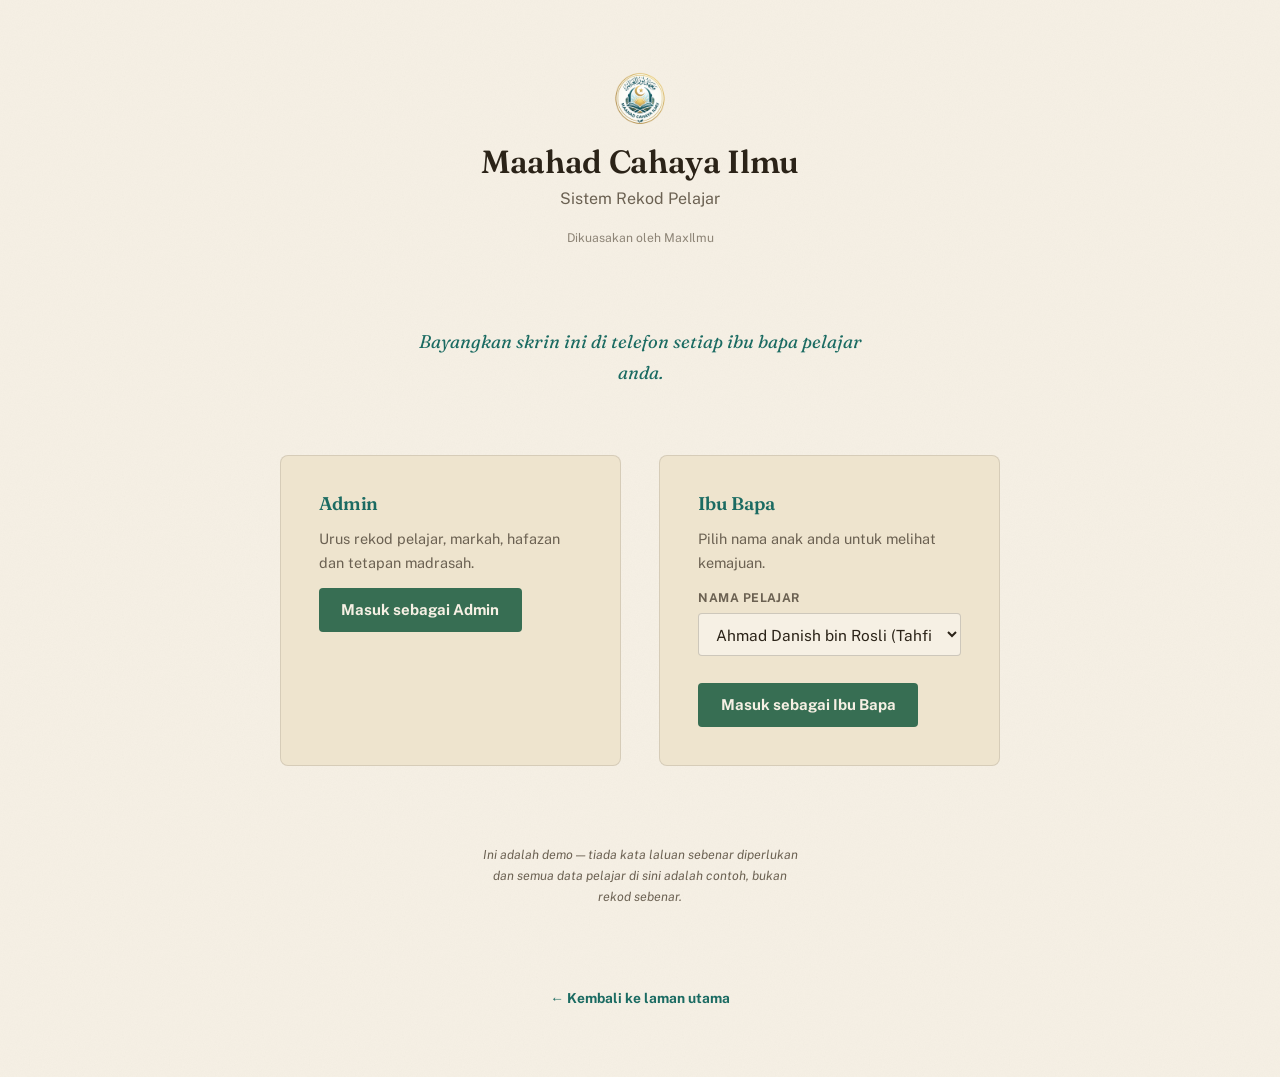
<file: app/login.html>
<!DOCTYPE html>
<html lang="ms">
<head>
<meta charset="UTF-8">
<meta name="viewport" content="width=device-width, initial-scale=1.0">
<meta name="robots" content="noindex, nofollow">
<title>Log Masuk — Maahad Cahaya Ilmu</title>
<link rel="icon" type="image/png" sizes="32x32" href="../favicon-32x32.png">
<link href="https://fonts.googleapis.com/css2?family=Fraunces:ital,opsz,wght@0,9..144,400;0,9..144,600;0,9..144,700;1,9..144,500&family=Public+Sans:ital,wght@0,400;0,500;0,700;1,400&display=swap" rel="stylesheet">
<link rel="stylesheet" href="../styles.css">
<link rel="stylesheet" href="app.css">
<script src="../site-config.js"></script>
<script>document.title = `Log Masuk — ${SITE_CONFIG.name}`;</script>
</head>
<body class="portal-body">

<main class="login-shell">
  <div class="login-brand">
    <span class="mark-crop login-brand__mark"><img src="../logo-transparent.png" data-config-logo data-config-alt="name" alt="Lambang Maahad Cahaya Ilmu"></span>
    <h1 data-config="name">Maahad Cahaya Ilmu</h1>
    <p>Sistem Rekod Pelajar</p>
    <p class="login-brand__credit">Dikuasakan oleh MaxIlmu</p>
  </div>

  <p class="login-frame-note">Bayangkan skrin ini di telefon setiap ibu bapa pelajar anda.</p>

  <div class="login-grid">
    <section class="login-card">
      <h2>Admin</h2>
      <p>Urus rekod pelajar, markah, hafazan dan tetapan madrasah.</p>
      <button class="btn" id="btn-admin-login" type="button">Masuk sebagai Admin</button>
    </section>

    <section class="login-card">
      <h2>Ibu Bapa</h2>
      <p>Pilih nama anak anda untuk melihat kemajuan.</p>
      <div class="field">
        <label for="parent-student-select">Nama Pelajar</label>
        <select id="parent-student-select"></select>
      </div>
      <button class="btn" id="btn-parent-login" type="button">Masuk sebagai Ibu Bapa</button>
    </section>
  </div>

  <p class="login-demo-note">Ini adalah demo — tiada kata laluan sebenar diperlukan dan semua data pelajar di sini adalah contoh, bukan rekod sebenar.</p>
  <a class="login-back" href="../index.html">← Kembali ke laman utama</a>
</main>

<script src="data.js"></script>
<script>
document.addEventListener("DOMContentLoaded", () => {
  const state = loadState();

  const select = document.getElementById("parent-student-select");
  state.students
    .slice()
    .sort((a, b) => a.name.localeCompare(b.name))
    .forEach((student) => {
      const opt = document.createElement("option");
      opt.value = student.id;
      opt.textContent = `${studentDisplayName(student)} (${student.className})`;
      select.appendChild(opt);
    });

  document.getElementById("btn-admin-login").addEventListener("click", () => {
    setSession({ role: "admin" });
    window.location.href = "admin.html";
  });

  document.getElementById("btn-parent-login").addEventListener("click", () => {
    const studentId = select.value;
    if (!studentId) return;
    setSession({ role: "parent", studentId });
    window.location.href = "parent.html";
  });
});
</script>
</body>
</html>
</file>
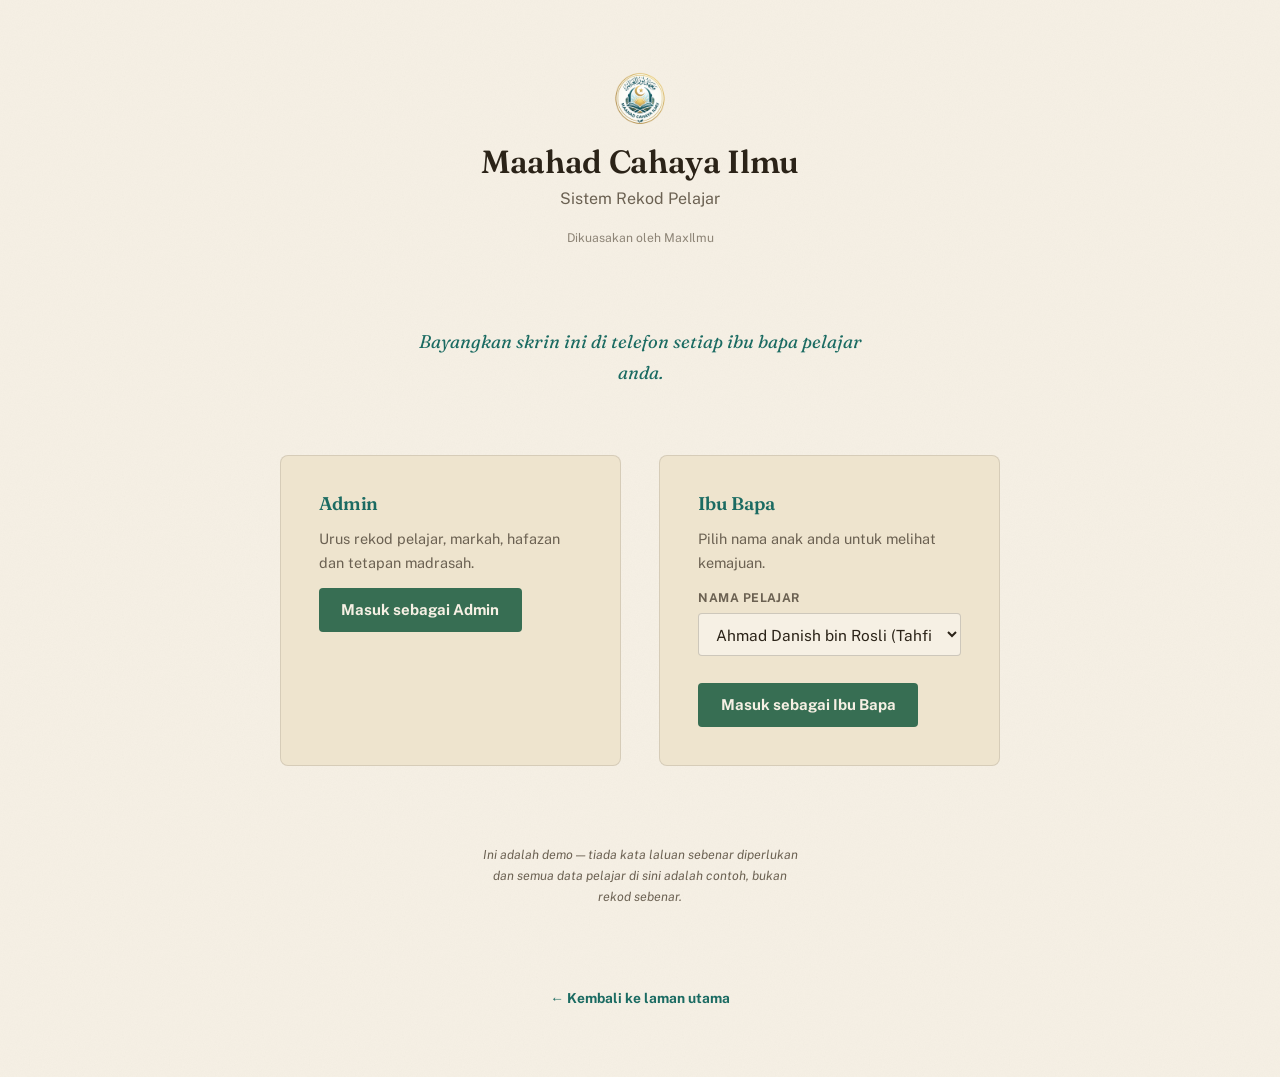
<file: app/parent.html>
<!DOCTYPE html>
<html lang="ms">
<head>
<meta charset="UTF-8">
<meta name="viewport" content="width=device-width, initial-scale=1.0">
<meta name="robots" content="noindex, nofollow">
<title>Kemajuan Anak — Maahad Cahaya Ilmu</title>
<link rel="icon" type="image/png" sizes="32x32" href="../favicon-32x32.png">
<link href="https://fonts.googleapis.com/css2?family=Fraunces:ital,opsz,wght@0,9..144,400;0,9..144,600;0,9..144,700;1,9..144,500&family=Public+Sans:ital,wght@0,400;0,500;0,700;1,400&display=swap" rel="stylesheet">
<link rel="stylesheet" href="../styles.css">
<link rel="stylesheet" href="app.css">
<script src="../site-config.js"></script>
<script>document.title = `Kemajuan Anak — ${SITE_CONFIG.name}`;</script>
</head>
<body class="portal-body">

<header class="portal-header">
  <div class="portal-header__brand">
    <span class="mark-crop portal-header__mark"><img src="../logo-transparent.png" data-config-logo data-config-alt="name" alt="Lambang Maahad Cahaya Ilmu"></span>
    <div>
      <strong data-config="name">Maahad Cahaya Ilmu</strong>
      <span class="portal-header__sub">Paparan Ibu Bapa</span>
    </div>
  </div>
  <div class="portal-header__actions">
    <span class="portal-header__credit">Dikuasakan oleh MaxIlmu</span>
    <button class="btn btn--ghost btn--small" id="btn-logout" type="button">Log Keluar</button>
  </div>
</header>

<main class="portal-main container">
  <section class="card parent-summary">
    <h1 id="parent-student-name"></h1>
    <p id="parent-student-meta"></p>
  </section>

  <div class="stat-grid" id="parent-stats"></div>

  <section class="card">
    <div class="card__head">
      <h2>Keputusan Peperiksaan</h2>
      <span class="panel-head__meta">Awal &middot; Pertengahan &middot; Akhir Tahun</span>
    </div>
    <p class="card__hint">Keputusan bagi ketiga-tiga peperiksaan tahunan. Sesi yang belum berlangsung dipaparkan sebagai "—".</p>
    <div class="table-wrap" id="results-table-wrap"></div>
  </section>

  <section class="card">
    <div class="card__head">
      <h2>Kehadiran Bulanan</h2>
      <span class="panel-head__meta" id="attendance-pct-meta"></span>
    </div>
    <p class="card__hint" id="attendance-caption"></p>
    <div class="chart-card" id="attendance-chart-mount"></div>
    <div class="table-wrap" id="attendance-table-wrap"></div>
  </section>

  <section class="card">
    <div class="card__head">
      <h2 id="hafazan-title">Hafazan</h2>
      <span class="panel-head__meta" id="hafazan-pct-meta"></span>
    </div>
    <p class="card__hint" id="hafazan-caption"></p>
    <div class="chart-card" id="hafazan-chart-mount"></div>
    <div class="table-wrap" id="hafazan-table-wrap"></div>
  </section>

  <!-- Yuran section is created and appended by JS only when
       FEATURES.finance is true — nothing is rendered here otherwise. -->
</main>

<script src="data.js"></script>
<script src="charts.js"></script>
<script>
(function () {
  // ── Session guard — this page is parent-only, and the studentId
  //    in the session must still exist (a demo reset can invalidate it) ──
  const session = getSession();
  const state = loadState();
  const student = session && session.role === "parent" ? getStudent(state, session.studentId) : null;
  if (!student) {
    clearSession();
    window.location.href = "login.html";
    return;
  }

  document.getElementById("btn-logout").addEventListener("click", () => {
    clearSession();
    window.location.href = "login.html";
  });

  function escapeHtml(str) {
    return String(str).replace(/[&<>"']/g, (c) => ({ "&": "&amp;", "<": "&lt;", ">": "&gt;", '"': "&quot;", "'": "&#39;" }[c]));
  }

  document.getElementById("parent-student-name").textContent = student.name;
  document.getElementById("parent-student-meta").textContent = `${student.className} · Ibu bapa: ${student.parentName}`;

  const hafazan = state.settings.hafazan;
  const hafazanTotal = getHafazanTotal(student);
  const hafazanPct = Math.min(100, Math.round((hafazanTotal / hafazan.total) * 100));

  // ── Top stat tiles ────────────────────────────────────────────
  const latestExam = EXAM_PERIODS.slice().reverse().find((exam) => examAverage(state, student, exam.key) !== null);
  const latestAttendance = getLatestAttendanceEntry(student);
  document.getElementById("parent-stats").innerHTML = `
    <div class="stat-tile">
      <span class="stat-tile__label">Kehadiran</span>
      <div class="stat-tile__value">${latestAttendance ? latestAttendance.rate + "%" : "—"}</div>
      <p class="stat-tile__sub">${latestAttendance ? formatMonth(latestAttendance.month) : "Belum ada rekod"}</p>
    </div>
    <div class="stat-tile">
      <span class="stat-tile__label">Purata Terkini</span>
      <div class="stat-tile__value">${latestExam ? examAverage(state, student, latestExam.key) + "%" : "—"}</div>
      <p class="stat-tile__sub">${latestExam ? latestExam.label : "Belum ada keputusan"}</p>
    </div>
    <div class="stat-tile">
      <span class="stat-tile__label">Kemajuan Hafazan</span>
      <div class="stat-tile__value">${hafazanPct}%</div>
      <p class="stat-tile__sub">${hafazanTotal} / ${hafazan.total} ${hafazanUnitLabel(hafazan.unit, hafazan.total)}</p>
    </div>
  `;

  // ── Keputusan Peperiksaan — subjects x 3 fixed exam sittings ────
  // Always the CURRENT academic year's record (see getCurrentExamRecord
  // in data.js) — Tier 1 has no year picker yet, so this is exactly
  // what "this student's results" means for now. Falls back to an
  // empty marks shape rather than crashing if a student somehow has
  // no current-year record yet.
  const currentExamRecord = getCurrentExamRecord(student);
  const currentMarks = currentExamRecord ? currentExamRecord.marks : { awal: {}, pertengahan: {}, akhir: {} };
  const activeSubjects = state.settings.subjects.filter((subj) =>
    EXAM_PERIODS.some((exam) => Object.prototype.hasOwnProperty.call(currentMarks[exam.key], subj))
  );
  const resultsWrap = document.getElementById("results-table-wrap");
  if (!activeSubjects.length) {
    resultsWrap.innerHTML = '<p class="empty-note">Belum ada keputusan peperiksaan direkodkan.</p>';
  } else {
    const bodyRows = activeSubjects.map((subj) => {
      const cells = EXAM_PERIODS.map((exam) => {
        const val = currentMarks[exam.key][subj];
        return `<td data-label="${exam.label}">${typeof val === "number" ? val + "%" : '<span class="cell-muted">—</span>'}</td>`;
      }).join("");
      return `<tr><td data-label="Subjek">${escapeHtml(subj)}</td>${cells}</tr>`;
    }).join("");
    const avgCells = EXAM_PERIODS.map((exam) => {
      const avg = examAverage(state, student, exam.key);
      return `<td class="col-num" data-label="${exam.label}">${avg === null ? "—" : avg + "%"}</td>`;
    }).join("");
    resultsWrap.innerHTML = `
      <table class="data-table stack-table">
        <thead>
          <tr><th>Subjek</th>${EXAM_PERIODS.map((exam) => `<th>${exam.label}</th>`).join("")}</tr>
        </thead>
        <tbody>${bodyRows}</tbody>
        <tfoot><tr><td data-label="Subjek">Purata</td>${avgCells}</tr></tfoot>
      </table>
    `;
  }

  // ── Kehadiran — monthly log rendered as table + trend chart ─────
  const attendanceSettings = state.settings.attendance;
  const attendanceAverage = getAttendanceAverage(student);
  document.getElementById("attendance-pct-meta").textContent =
    attendanceAverage === null ? "" : `Purata ${attendanceAverage}% · Sasaran ${attendanceSettings.target}%`;
  document.getElementById("attendance-caption").textContent =
    "Kehadiran direkod setiap bulan, dibandingkan dengan sasaran madrasah.";

  const attendancePoints = attendanceRatePoints(student);
  renderAttendanceChart(document.getElementById("attendance-chart-mount"), attendancePoints, attendanceSettings.target);

  const attendanceTableWrap = document.getElementById("attendance-table-wrap");
  if (!attendancePoints.length) {
    attendanceTableWrap.innerHTML = '<p class="empty-note">Belum ada rekod kehadiran bulanan.</p>';
  } else {
    const attendanceRowsDesc = attendancePoints.slice().reverse();
    attendanceTableWrap.innerHTML = `
      <table class="data-table stack-table">
        <thead><tr><th>Bulan</th><th>Kehadiran</th></tr></thead>
        <tbody>
          ${attendanceRowsDesc.map((p) => `
            <tr>
              <td data-label="Bulan">${formatMonth(p.entry.month)}</td>
              <td data-label="Kehadiran">${p.entry.rate}%</td>
            </tr>
          `).join("")}
        </tbody>
      </table>
    `;
  }

  // ── Hafazan — weekly log rendered as table + cumulative chart ───
  document.getElementById("hafazan-title").textContent = `Hafazan (${hafazanUnitLabel(hafazan.unit, 2)})`;
  document.getElementById("hafazan-pct-meta").textContent = `${hafazanPct}% daripada sasaran`;
  document.getElementById("hafazan-caption").textContent =
    `${hafazanTotal} daripada ${hafazan.total} ${hafazanUnitLabel(hafazan.unit, hafazan.total)} dihafaz, direkodkan mengikut minggu.`;

  const points = hafazanCumulativePoints(student);
  renderHafazanChart(document.getElementById("hafazan-chart-mount"), points, hafazan.total, hafazanUnitLabel(hafazan.unit, hafazan.total));

  const hafazanTableWrap = document.getElementById("hafazan-table-wrap");
  if (!points.length) {
    hafazanTableWrap.innerHTML = '<p class="empty-note">Belum ada rekod hafazan mingguan.</p>';
  } else {
    const rowsDesc = points.slice().reverse();
    hafazanTableWrap.innerHTML = `
      <table class="data-table stack-table">
        <thead><tr><th>Minggu (Tarikh)</th><th>Tambahan</th><th>Catatan</th><th>Terkumpul</th></tr></thead>
        <tbody>
          ${rowsDesc.map((p) => `
            <tr>
              <td data-label="Minggu (Tarikh)">${formatDate(p.entry.date)}</td>
              <td data-label="Tambahan">+${p.entry.amount} ${hafazanUnitLabel(hafazan.unit, p.entry.amount)}</td>
              <td data-label="Catatan">${p.entry.note ? escapeHtml(p.entry.note) : '<span class="cell-muted">—</span>'}</td>
              <td data-label="Terkumpul">${p.cumulative}</td>
            </tr>
          `).join("")}
        </tbody>
      </table>
    `;
  }

  // ── Yuran — only built into the DOM when FEATURES.finance is true ──
  if (FEATURES.finance) {
    const mount = document.createElement("section");
    mount.className = "card";
    mount.id = "yuran-mount";
    document.querySelector(".portal-main").appendChild(mount);

    const balance = getStudentBalance(student);
    const breakdown = getFeeBreakdown(state, student);
    const outstandingTypes = breakdown.filter((b) => b.outstanding > 0);

    // Judgment call: when there's nothing owed, the WhatsApp button is
    // dropped along with the balance headline — there's nothing left to
    // inquire about. The ledger history toggle stays either way, since
    // a parent may still want to see past transactions at RM0.
    const waButton = balance > 0 ? (() => {
      const owedList = outstandingTypes.map((b) => `${b.name} ${formatMoney(b.outstanding)}`).join(", ");
      const waText = encodeURIComponent(`Assalamualaikum, saya ibu bapa kepada ${student.name} (${student.className}). Baki tertunggak: ${owedList}.`);
      return `<a class="btn btn--small" href="https://wa.me/${state.settings.adminContactNumber}?text=${waText}" target="_blank" rel="noopener">Hubungi Admin Tentang Yuran</a>`;
    })() : "";

    const balanceBlock = balance <= 0 ? `
      <p class="fee-clear">Tiada baki tertunggak.</p>
    ` : `
      <div class="fee-balance">
        <span class="fee-balance__label">Jumlah Tertunggak</span>
        <div class="fee-balance__value">${formatMoney(balance)}</div>
      </div>
      <div class="fee-breakdown">
        ${breakdown.map((b) => {
          const noteSuffix = b.outstanding > 0 && b.notes.size === 1 ? ` · ${escapeHtml([...b.notes][0])}` : "";
          return `
            <div class="fee-breakdown__row">
              <span class="fee-breakdown__name">${escapeHtml(b.name)}${noteSuffix}</span>
              <span class="fee-breakdown__amount ${b.outstanding > 0 ? "is-outstanding" : "is-clear"}">${b.outstanding > 0 ? formatMoney(b.outstanding) : "✓ Selesai"}</span>
            </div>
          `;
        }).join("")}
      </div>
    `;

    mount.innerHTML = `
      <h2>Yuran</h2>
      ${balanceBlock}
      ${waButton}
      <details class="fee-history">
        <summary><span class="fee-history__chevron" aria-hidden="true">▾</span> Sejarah Yuran</summary>
        <div class="table-wrap" style="margin-top:0.8rem;">
          ${student.fees.ledger.length ? `
            <table class="data-table">
              <thead><tr><th>Tarikh</th><th>Perkara</th><th>Jumlah</th></tr></thead>
              <tbody>
                ${student.fees.ledger.slice().sort((a, b) => a.date.localeCompare(b.date)).map((entry) => `
                  <tr>
                    <td>${formatDate(entry.date)}</td>
                    <td>${escapeHtml(feeEntryLabel(state, entry))}</td>
                    <td>${entry.type === "charge" ? "+" : "-"}${formatMoney(entry.amount)}</td>
                  </tr>
                `).join("")}
              </tbody>
            </table>` : '<p class="empty-note">Tiada rekod yuran lagi.</p>'}
        </div>
      </details>
    `;
  }
})();
</script>
</body>
</html>
</file>
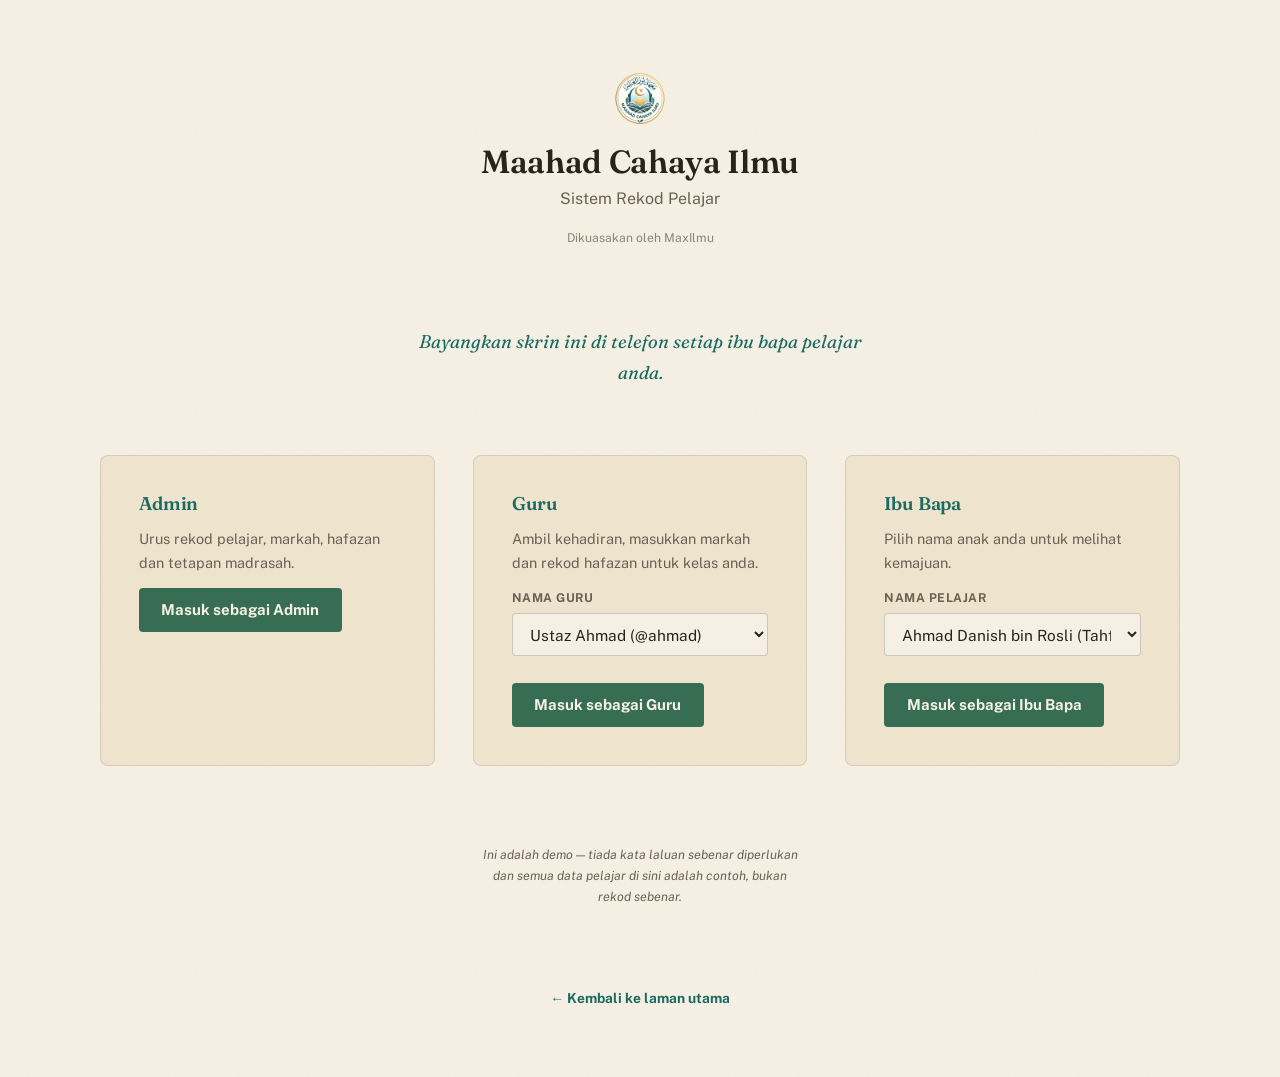
<file: public/app/admin.html>
<!DOCTYPE html>
<html lang="ms">
<head>
<meta charset="UTF-8">
<meta name="viewport" content="width=device-width, initial-scale=1.0, viewport-fit=cover">
<meta name="robots" content="noindex, nofollow">
<title>Panel Admin — Maahad Cahaya Ilmu</title>
<link rel="icon" type="image/png" sizes="32x32" href="../favicon-32x32.png">
<link href="https://fonts.googleapis.com/css2?family=Fraunces:ital,opsz,wght@0,9..144,400;0,9..144,600;0,9..144,700;1,9..144,500&family=Public+Sans:ital,wght@0,400;0,500;0,700;1,400&display=swap" rel="stylesheet">
<link rel="stylesheet" href="../styles.css">
<link rel="stylesheet" href="app.css">
<script src="../site-config.js"></script>
<script>document.title = `Panel Admin — ${SITE_CONFIG.name}`;</script>
</head>
<body class="portal-body">

<header class="portal-header">
  <div class="portal-header__brand">
    <span class="mark-crop portal-header__mark"><img src="../logo-transparent.png" width="320" height="320" data-config-logo data-config-alt="name" alt="Lambang Maahad Cahaya Ilmu"></span>
    <div>
      <strong data-config="name">Maahad Cahaya Ilmu</strong>
      <span class="portal-header__sub">Panel Admin</span>
    </div>
  </div>
  <div class="portal-header__actions">
    <span class="portal-header__credit">Dikuasakan oleh MaxIlmu</span>
    <button class="btn btn--ghost btn--small" id="btn-logout" type="button">Log Keluar</button>
  </div>
</header>

<nav class="portal-tabs" id="portal-tabs">
  <button class="portal-tabs__btn is-active" data-tab="pelajar" type="button">Pelajar</button>
  <button class="portal-tabs__btn" data-tab="kehadiran" type="button">Kehadiran</button>
  <!-- Yuran tab button is inserted by JS only when FEATURES.finance is true — see renderYuranPanel() -->
  <button class="portal-tabs__btn" data-tab="guru" type="button">Guru</button>
  <button class="portal-tabs__btn" data-tab="tetapan" type="button">Tetapan</button>
</nav>

<main class="portal-main container">

  <!-- ============================================================
       PELAJAR — dashboard snapshot + roster (3 exam periods,
       attendance, hafazan) + entry modals
       ============================================================ -->
  <section class="portal-panel is-active" data-panel="pelajar" id="panel-pelajar">
    <div class="panel-head">
      <h1>Pelajar</h1>
      <div class="panel-head__actions">
        <span class="panel-head__meta" id="student-count-meta"></span>
        <button class="btn btn--small" id="btn-add-student" type="button">Tambah Pelajar</button>
      </div>
    </div>

    <div class="stat-grid" id="dashboard-stats"></div>

    <!-- Kunci & Terbitkan — one row per exam sitting. See renderSittingsCard(). -->
    <div class="card sittings-card" id="sittings-card" style="margin-bottom: var(--space-m);"></div>

    <label class="checkbox-field" style="margin-bottom: var(--space-s);">
      <input type="checkbox" id="toggle-show-inactive">
      Tunjuk Pelajar Tidak Aktif
    </label>

    <div class="table-wrap">
      <table class="data-table stack-table">
        <thead>
          <tr>
            <th>Nama</th>
            <th>Kelas</th>
            <th>Awal Tahun</th>
            <th>Pertengahan Tahun</th>
            <th>Akhir Tahun</th>
            <th>Kehadiran</th>
            <th id="hafazan-col-head">Hafazan</th>
            <th></th>
          </tr>
        </thead>
        <tbody id="student-table-body"></tbody>
      </table>
    </div>
  </section>

  <!-- ============================================================
       KEHADIRAN — two sub-tabs: daily entry (teacher-facing) and
       the register grid + inline Bersurat correction (admin-facing).
       Both read/write the same attendanceLog daily records — see
       data.js. Replaces the old standalone attendance.html /
       bersurat.html pages, which no longer exist.
       ============================================================ -->
  <section class="portal-panel" data-panel="kehadiran" id="panel-kehadiran" hidden>
    <div class="panel-head"><h1>Kehadiran</h1></div>

    <nav class="subtabs" id="kehadiran-subtabs">
      <button class="subtabs__btn is-active" data-subtab="ambil" type="button">Ambil Kehadiran</button>
      <button class="subtabs__btn" data-subtab="semakan" type="button">
        Rekod &amp; Semakan
        <span class="badge-count" id="semakan-badge" hidden></span>
      </button>
    </nav>

    <!-- ---- Ambil Kehadiran: daily entry, one class/day at a time ---- -->
    <div class="subpanel is-active" data-subpanel="ambil" id="subpanel-ambil">
      <div class="panel-head">
        <span class="panel-head__meta" id="ambil-count-meta">0/0 Hadir</span>
      </div>
      <!-- Hidden unless the selected date isn't today — see
           renderAmbilDateBanner(). Deliberately loud (not a subtle
           hint): picking the wrong day here means marking a whole
           class's attendance against the wrong date. -->
      <p class="date-warning-banner" id="ambil-date-banner" hidden></p>
      <div class="inline-form attendance-controls">
        <div class="field">
          <label for="ambil-class-select">Kelas</label>
          <select id="ambil-class-select"></select>
        </div>
        <div class="field">
          <label for="ambil-date-input">Tarikh</label>
          <input type="date" id="ambil-date-input">
        </div>
        <button class="btn btn--secondary btn--small" id="btn-mark-all-present" type="button">Tandakan Semua Hadir</button>
      </div>
      <div class="attendance-list" id="ambil-list"></div>
      <p class="empty-note" id="ambil-empty" hidden>Tiada pelajar dalam kelas ini.</p>
      <div class="attendance-legend">
        <span><span class="att-chip att-chip--inline att-chip--hadir" aria-hidden="true">H</span> Hadir</span>
        <span><span class="att-chip att-chip--inline att-chip--tidak-hadir" aria-hidden="true">T</span> Tidak Hadir</span>
        <span><span class="att-chip att-chip--inline att-chip--lewat" aria-hidden="true">L</span> Lewat</span>
        <span><span class="att-chip att-chip--inline att-chip--bersurat" aria-hidden="true">B</span> Bersurat (diselesaikan admin di Rekod &amp; Semakan)</span>
      </div>
    </div>

    <!-- ---- Rekod & Semakan: spreadsheet register + inline Bersurat ---- -->
    <div class="subpanel" data-subpanel="semakan" id="subpanel-semakan" hidden>
      <div class="inline-form attendance-controls">
        <div class="field">
          <label for="semakan-class-select">Kelas</label>
          <select id="semakan-class-select"></select>
        </div>
        <div class="field">
          <label for="semakan-month-input">Bulan</label>
          <input type="month" id="semakan-month-input">
        </div>
        <label class="checkbox-field">
          <input type="checkbox" id="semakan-unresolved-toggle">
          Tunjuk hanya belum disahkan
        </label>
      </div>
      <p class="card__hint">Tekan sel "T" yang bergaris untuk tandakan Bersurat.</p>
      <div class="register-scroll" id="register-scroll">
        <table class="register-table" id="register-table"></table>
      </div>
      <p class="empty-note" id="semakan-empty" hidden>Tiada pelajar sepadan dengan tapisan semasa.</p>
    </div>
  </section>

  <!-- Yuran panel does not exist in this markup at all — it is created
       and appended to <main> by JS only when FEATURES.finance is true.
       See renderYuranPanel() below. When the flag is false, no Yuran
       tab, panel, or content of any kind is ever added to the DOM. -->

  <!-- ============================================================
       GURU — teacher accounts (demo: no passwords) + assignments.
       Gurus are never deleted, only made tidak aktif, so every record
       they entered keeps resolving to their name.
       ============================================================ -->
  <section class="portal-panel" data-panel="guru" id="panel-guru" hidden>
    <div class="panel-head">
      <h1>Guru</h1>
      <span class="panel-head__meta" id="guru-count-meta"></span>
    </div>
    <div class="card">
      <h2>Tambah Guru</h2>
      <p class="card__hint">Guru log masuk dengan memilih nama mereka di halaman log masuk. Ini demo — tiada kata laluan.</p>
      <form class="inline-form" id="add-guru-form" novalidate>
        <div class="field">
          <label for="new-guru-name">Nama</label>
          <input type="text" id="new-guru-name" placeholder="Cth: Ustazah Aminah" maxlength="60" required>
        </div>
        <div class="field">
          <label for="new-guru-username">Nama pengguna</label>
          <input type="text" id="new-guru-username" placeholder="Cth: aminah" maxlength="20" autocapitalize="none" autocomplete="off" spellcheck="false" required>
        </div>
        <button class="btn btn--secondary btn--small" type="submit">Tambah Guru</button>
      </form>
    </div>
    <div class="table-wrap" style="margin-top: var(--space-m);">
      <table class="data-table stack-table">
        <thead><tr><th>Nama</th><th>Nama pengguna</th><th>Status</th><th>Tugasan</th><th></th></tr></thead>
        <tbody id="guru-table-body"></tbody>
      </table>
    </div>
  </section>

  <!-- ============================================================
       TETAPAN — subjects, hafazan config, contact number, reset
       ============================================================ -->
  <section class="portal-panel" data-panel="tetapan" id="panel-tetapan" hidden>
    <div class="panel-head"><h1>Tetapan</h1></div>
    <div class="settings-grid">
      <div class="card" id="settings-subjects-card">
        <h2>Senarai Subjek</h2>
        <p class="card__hint">Subjek yang tersedia semasa memasukkan keputusan peperiksaan pelajar. Setiap madrasah boleh berbeza.</p>
        <div class="chip-list" id="subject-chip-list"></div>
        <div class="inline-form">
          <div class="field">
            <label for="new-subject-input">Tambah subjek</label>
            <input type="text" id="new-subject-input" placeholder="Cth: Tarannum">
          </div>
          <button class="btn btn--secondary btn--small" id="btn-add-subject" type="button">Tambah</button>
        </div>
      </div>

      <div class="card" id="settings-hafazan-card">
        <h2>Tetapan Hafazan</h2>
        <p class="card__hint">Unit dan sasaran hafazan keseluruhan yang digunakan di panel ini dan paparan ibu bapa. Kemajuan sebenar setiap pelajar dikira daripada jumlah rekod mingguan yang dimasukkan.</p>
        <div class="inline-form">
          <div class="field">
            <label for="hafazan-unit-select">Unit</label>
            <select id="hafazan-unit-select">
              <option value="juz">Juzuk</option>
              <option value="surah">Surah</option>
              <option value="hizb">Hizb</option>
            </select>
          </div>
          <div class="field">
            <label for="hafazan-total-input">Jumlah sasaran</label>
            <input type="number" id="hafazan-total-input" min="1" step="1">
          </div>
          <button class="btn btn--secondary btn--small" id="btn-save-hafazan" type="button">Simpan</button>
        </div>
      </div>

      <div class="card" id="settings-attendance-card">
        <h2>Tetapan Kehadiran</h2>
        <p class="card__hint">Sasaran kehadiran bulanan yang digunakan di panel ini dan paparan ibu bapa sebagai garis rujukan pada graf.</p>
        <div class="inline-form">
          <div class="field">
            <label for="attendance-target-input">Sasaran (%)</label>
            <input type="number" id="attendance-target-input" min="1" max="100" step="1">
          </div>
          <button class="btn btn--secondary btn--small" id="btn-save-attendance-target" type="button">Simpan</button>
        </div>
      </div>

      <!-- Admin WhatsApp contact card is inserted by JS only when
           FEATURES.finance is true — it configures a number that's
           only ever used by the Yuran contact link. See renderSettings(). -->

      <div class="card danger-zone">
        <h2>Zon Bahaya</h2>
        <p class="card__hint">Set semula semua data demo (pelajar, keputusan, kehadiran, hafazan, yuran, tetapan) kepada data contoh asal. Ini akan log keluar semua sesi.</p>
        <button class="btn btn--danger btn--small" id="btn-reset-demo" type="button">Reset Data Demo</button>
      </div>
    </div>
  </section>

</main>

<!-- Save bar for Ambil Kehadiran — pinned to the viewport bottom so a
     teacher scrolling a long class roster never has to scroll back
     down to save. Only ever visible while that sub-tab is active. -->
<div class="attendance-savebar" id="ambil-savebar" hidden>
  <button class="btn" id="btn-save-attendance" type="button">Simpan Kehadiran</button>
</div>

<!-- Anchored popover for resolving one unresolved "T" cell in the
     Rekod & Semakan register — positioned next to whichever cell was
     tapped (see openBersuratPopover()), not a centered page-blocking
     modal, since it only ever concerns one single cell. -->
<div class="cell-popover" id="cell-popover" hidden></div>

<div class="modal-overlay" id="modal-overlay" hidden>
  <div class="modal" id="modal-root"></div>
</div>
<div class="toast" id="toast" hidden></div>

<script src="data.js"></script>
<script src="charts.js"></script>
<script>
(function () {
  // ── Session guard — this page is admin-only ──────────────────
  const session = getSession();
  if (!session || session.role !== "admin") {
    window.location.href = "login.html";
    return;
  }

  let state = loadState();

  // ── Small UI helpers ──────────────────────────────────────────
  const modalOverlay = document.getElementById("modal-overlay");
  const modalRoot = document.getElementById("modal-root");
  function openModal(html) {
    modalRoot.innerHTML = html;
    modalOverlay.hidden = false;
  }
  function closeModal() {
    modalOverlay.hidden = true;
    modalRoot.innerHTML = "";
  }
  modalOverlay.addEventListener("click", (e) => { if (e.target === modalOverlay) closeModal(); });

  let toastTimer = null;
  const toastEl = document.getElementById("toast");
  function showToast(message) {
    toastEl.textContent = message;
    toastEl.hidden = false;
    clearTimeout(toastTimer);
    toastTimer = setTimeout(() => { toastEl.hidden = true; }, 3200);
  }

  function persist() { saveState(state); }

  function escapeHtml(str) {
    return String(str).replace(/[&<>"']/g, (c) => ({ "&": "&amp;", "<": "&lt;", ">": "&gt;", '"': "&quot;", "'": "&#39;" }[c]));
  }

  // todayIso() lives in data.js — shared across every admin view that
  // needs the same fixed demo "today" (Ambil Kehadiran, hafazan/fee entry).

  // ── Logout ──────────────────────────────────────────────────
  document.getElementById("btn-logout").addEventListener("click", () => {
    clearSession();
    window.location.href = "login.html";
  });

  // ── Reset demo data ─────────────────────────────────────────
  document.getElementById("btn-reset-demo").addEventListener("click", () => {
    const ok = confirm("Ini akan memadam semua data demo (pelajar, keputusan, kehadiran, hafazan, yuran, tetapan) dan set semula kepada data contoh asal, serta log keluar sesi ini. Teruskan?");
    if (!ok) return;
    resetDemoData();
    window.location.href = "login.html";
  });

  // ── Tabs ──────────────────────────────────────────────────────
  // Queried live (not cached) so a Yuran tab/panel inserted later by
  // renderYuranPanel() is picked up without extra wiring.
  const tabsNav = document.getElementById("portal-tabs");
  function activateTab(tabName) {
    // Ambil Kehadiran holds unsaved edits in memory until "Simpan
    // Kehadiran" (see the Kehadiran section below) — leaving the tab
    // silently would discard them, so guard the same way switching
    // class/date within that sub-tab already does.
    if (typeof isAmbilDirty === "function" && isAmbilDirty()) {
      if (!confirm("Ada perubahan belum disimpan untuk kelas/tarikh semasa. Tukar tanpa menyimpan?")) return;
      // User chose to discard — clear the flag so it doesn't keep
      // firing on every later navigation for edits already abandoned.
      clearAmbilDirty();
    }
    tabsNav.querySelectorAll(".portal-tabs__btn").forEach((btn) => btn.classList.toggle("is-active", btn.dataset.tab === tabName));
    document.querySelectorAll(".portal-panel").forEach((panel) => { panel.hidden = panel.dataset.panel !== tabName; });
    const savebar = document.getElementById("ambil-savebar");
    if (savebar) savebar.hidden = !(tabName === "kehadiran" && isAmbilSubtabActive());
    // Freshly opening the Kehadiran tab onto its Ambil Kehadiran
    // sub-tab (the default) should never show a stale date — see
    // resetAmbilDateToToday(). The dirty check above already ran
    // before we got here, so this is never a surprise data loss.
    if (tabName === "kehadiran" && typeof isAmbilSubtabActive === "function" && isAmbilSubtabActive() && typeof resetAmbilDateToToday === "function") {
      resetAmbilDateToToday();
    }
  }
  tabsNav.addEventListener("click", (e) => {
    const btn = e.target.closest(".portal-tabs__btn");
    if (btn) activateTab(btn.dataset.tab);
  });

  // ================================================================
  // PELAJAR — dashboard stats + roster table
  // ================================================================
  function renderDashboardStats() {
    const mount = document.getElementById("dashboard-stats");
    // Aktif students only — the dashboard is "the school today," and
    // an inactive student's old numbers shouldn't dilute a currently-
    // enrolled average or inflate the headline student count.
    const students = state.students.filter((s) => s.status === "aktif");
    const total = students.length;
    const attendanceTarget = state.settings.attendance.target;
    const latestAttendances = students.map((s) => getLatestAttendanceEntry(s)).filter(Boolean);
    const avgAttendance = latestAttendances.length
      ? Math.round(latestAttendances.reduce((sum, e) => sum + e.rate, 0) / latestAttendances.length)
      : null;
    const hafazanTarget = state.settings.hafazan.total;
    const avgHafazanPct = total
      ? Math.round((students.reduce((sum, s) => sum + getHafazanTotal(s) / hafazanTarget, 0) / total) * 100)
      : 0;
    const akhirRecorded = students.filter((s) => examAverage(state, s, "akhir") !== null).length;

    mount.innerHTML = `
      <div class="stat-tile">
        <span class="stat-tile__label">Jumlah Pelajar</span>
        <div class="stat-tile__value">${total}</div>
        <p class="stat-tile__sub">${getClassList(state).length} kelas aktif</p>
      </div>
      <div class="stat-tile">
        <span class="stat-tile__label">Purata Kehadiran</span>
        <div class="stat-tile__value">${avgAttendance === null ? "—" : avgAttendance + "%"}</div>
        <p class="stat-tile__sub">Bulan terkini · sasaran ${attendanceTarget}%</p>
      </div>
      <div class="stat-tile">
        <span class="stat-tile__label">Purata Kemajuan Hafazan</span>
        <div class="stat-tile__value">${avgHafazanPct}%</div>
        <p class="stat-tile__sub">Daripada sasaran ${hafazanTarget} ${hafazanUnitLabel(state.settings.hafazan.unit, hafazanTarget)}</p>
      </div>
      <div class="stat-tile">
        <span class="stat-tile__label">Akhir Tahun Direkod</span>
        <div class="stat-tile__value">${akhirRecorded} / ${total}</div>
        <p class="stat-tile__sub">Pelajar dengan keputusan akhir tahun</p>
      </div>
    `;
  }

  function renderStudentTable() {
    const unit = state.settings.hafazan.unit;
    const hafazanTarget = state.settings.hafazan.total;
    document.getElementById("hafazan-col-head").textContent = `Hafazan (${hafazanUnitLabel(unit, 2)})`;

    const showInactive = document.getElementById("toggle-show-inactive").checked;
    const visibleStudents = state.students.filter((s) => showInactive || s.status === "aktif");
    document.getElementById("student-count-meta").textContent = `${visibleStudents.length} pelajar`;

    const body = document.getElementById("student-table-body");
    body.innerHTML = "";
    visibleStudents
      .slice()
      .sort((a, b) => a.name.localeCompare(b.name))
      .forEach((student) => {
        const isInactive = student.status !== "aktif";
        const examCells = EXAM_PERIODS.map((exam) => {
          const avg = examAverage(state, student, exam.key);
          return `<td data-label="${exam.label}">${avg === null ? '<span class="cell-muted">—</span>' : avg + "%"}</td>`;
        }).join("");
        const hafazanTotal = getHafazanTotal(student);
        const hafazanPct = Math.min(100, Math.round((hafazanTotal / hafazanTarget) * 100));
        const latestAttendance = getLatestAttendanceEntry(student);
        const attendancePct = latestAttendance ? Math.min(100, latestAttendance.rate) : 0;

        const tr = document.createElement("tr");
        if (isInactive) tr.className = "is-inactive-row";
        tr.innerHTML = `
          <td data-label="Nama">${escapeHtml(student.name)}${isInactive ? ` <span class="pill pill--inactive">${escapeHtml(STUDENT_STATUSES[student.status].label)}</span>` : ""}</td>
          <td data-label="Kelas">${escapeHtml(student.className)}</td>
          ${examCells}
          <td data-label="Kehadiran">
            ${latestAttendance ? latestAttendance.rate + "%" : '<span class="cell-muted">—</span>'}
            <div class="progress-bar"><div class="progress-bar__fill" style="width:${attendancePct}%"></div></div>
          </td>
          <td data-label="${hafazanUnitLabel(unit, 2)}">
            ${hafazanTotal} / ${hafazanTarget}
            <div class="progress-bar"><div class="progress-bar__fill" style="width:${hafazanPct}%"></div></div>
          </td>
          <td class="cell-actions" data-label="">
            <button class="btn btn--secondary btn--small" data-edit-student="${student.id}" type="button">Edit</button>
            <button class="btn btn--secondary btn--small" data-edit-results="${student.id}" type="button">Keputusan</button>
            <button class="btn btn--secondary btn--small" data-edit-attendance="${student.id}" type="button">Kehadiran</button>
            <button class="btn btn--secondary btn--small" data-edit-hafazan="${student.id}" type="button">Hafazan</button>
            <button class="btn btn--secondary btn--small" data-edit-status="${student.id}" type="button">Status</button>
          </td>
        `;
        body.appendChild(tr);
      });

    body.querySelectorAll("[data-edit-student]").forEach((btn) => {
      btn.addEventListener("click", () => openStudentFormModal(btn.dataset.editStudent));
    });
    body.querySelectorAll("[data-edit-results]").forEach((btn) => {
      btn.addEventListener("click", () => openResultsModal(btn.dataset.editResults));
    });
    body.querySelectorAll("[data-edit-attendance]").forEach((btn) => {
      btn.addEventListener("click", () => openAttendanceModal(btn.dataset.editAttendance));
    });
    body.querySelectorAll("[data-edit-hafazan]").forEach((btn) => {
      btn.addEventListener("click", () => openHafazanModal(btn.dataset.editHafazan));
    });
    body.querySelectorAll("[data-edit-status]").forEach((btn) => {
      btn.addEventListener("click", () => openStudentStatusModal(btn.dataset.editStatus));
    });
  }

  document.getElementById("toggle-show-inactive").addEventListener("change", renderStudentTable);
  document.getElementById("btn-add-student").addEventListener("click", () => openStudentFormModal(null));

  // ================================================================
  // TAMBAH / EDIT PELAJAR — one modal for both. A new student starts
  // with no records at all. Editing never touches existing records:
  // each already carries its own classAtTime, so a class change only
  // affects records created from now on.
  // ================================================================
  const NEW_CLASS = "__new__";
  const PARENT_PHONE_RE = /^601\d{8,9}$/; // 601X + 7-8 digits, no + or spaces
  function openStudentFormModal(studentId) {
    const student = studentId ? getStudent(state, studentId) : null;
    if (studentId && !student) return;
    const classes = getClassList(state, true);
    const v = student || { name: "", className: classes[0] || "", halaqahId: "", parentName: "", parentPhone: "" };

    openModal(`
      <div class="modal__head">
        <h2>${student ? `Edit Pelajar — ${escapeHtml(student.name)}` : "Tambah Pelajar"}</h2>
        <button class="modal__close" type="button" data-close aria-label="Tutup">&times;</button>
      </div>
      <form id="student-form" novalidate>
        <div class="field">
          <label for="sf-name">Nama</label>
          <input type="text" id="sf-name" maxlength="80" required autocomplete="off" value="${escapeHtml(v.name)}" aria-describedby="sf-name-err">
          <span class="field-error" id="sf-name-err"></span>
        </div>
        <div class="field">
          <label for="sf-class">Kelas</label>
          <select id="sf-class">
            ${classes.map((c) => `<option value="${escapeHtml(c)}" ${c === v.className ? "selected" : ""}>${escapeHtml(c)}</option>`).join("")}
            <option value="${NEW_CLASS}" ${classes.length ? "" : "selected"}>Kelas baharu…</option>
          </select>
        </div>
        <div class="field" id="sf-newclass-field" hidden>
          <label for="sf-newclass">Nama kelas baharu</label>
          <input type="text" id="sf-newclass" maxlength="40" autocomplete="off" placeholder="Cth: Tahfiz 4" aria-describedby="sf-newclass-err">
          <span class="field-error" id="sf-newclass-err"></span>
        </div>
        ${student ? '<p class="card__hint">Menukar kelas hanya terpakai untuk rekod baharu — rekod sedia ada kekal di bawah kelas asal.</p>' : ""}
        <div class="field">
          <label for="sf-halaqah">Halaqah</label>
          <select id="sf-halaqah">
            <option value="">Tiada</option>
            ${state.settings.halaqah.map((h) => `<option value="${escapeHtml(h.id)}" ${h.id === v.halaqahId ? "selected" : ""}>${escapeHtml(h.name)}</option>`).join("")}
          </select>
        </div>
        <div class="field">
          <label for="sf-parent">Nama Ibu Bapa</label>
          <input type="text" id="sf-parent" maxlength="80" autocomplete="off" value="${escapeHtml(v.parentName)}">
        </div>
        <div class="field">
          <label for="sf-phone">No. Telefon Ibu Bapa</label>
          <input type="tel" id="sf-phone" inputmode="numeric" maxlength="14" autocomplete="off" placeholder="601XXXXXXXX" value="${escapeHtml(v.parentPhone)}" aria-describedby="sf-phone-err">
          <span class="field-error" id="sf-phone-err"></span>
        </div>
        <div class="modal__actions">
          <button class="btn btn--ghost btn--small" type="button" data-close style="color:var(--ink); border-color: rgba(43,35,24,0.2);">Batal</button>
          <button class="btn btn--small" type="submit">${student ? "Simpan" : "Tambah Pelajar"}</button>
        </div>
      </form>
    `);
    modalRoot.querySelectorAll("[data-close]").forEach((el) => el.addEventListener("click", closeModal));

    const form = document.getElementById("student-form");
    const classSelect = document.getElementById("sf-class");
    const newClassField = document.getElementById("sf-newclass-field");
    const syncNewClass = () => { newClassField.hidden = classSelect.value !== NEW_CLASS; };
    classSelect.addEventListener("change", syncNewClass);
    syncNewClass();

    function setError(inputId, msg) {
      const input = document.getElementById(inputId);
      if (msg) input.setAttribute("aria-invalid", "true"); else input.removeAttribute("aria-invalid");
      document.getElementById(`${inputId}-err`).textContent = msg;
    }
    ["sf-name", "sf-newclass", "sf-phone"].forEach((id) => document.getElementById(id).addEventListener("input", () => setError(id, "")));

    form.addEventListener("submit", (e) => {
      e.preventDefault();
      const clean = (id) => document.getElementById(id).value.trim().replace(/\s+/g, " ");
      const name = clean("sf-name");
      const isNewClass = classSelect.value === NEW_CLASS;
      const typedClass = clean("sf-newclass");
      // A typed name matching an existing class (any case) joins it
      // instead of creating a near-duplicate like "tahfiz 1".
      const className = isNewClass ? (classes.find((c) => c.toLowerCase() === typedClass.toLowerCase()) || typedClass) : classSelect.value;
      const halaqahId = state.settings.halaqah.some((h) => h.id === document.getElementById("sf-halaqah").value) ? document.getElementById("sf-halaqah").value : "";
      const parentName = clean("sf-parent");
      const parentPhone = document.getElementById("sf-phone").value.replace(/[\s-]/g, "");

      const errors = {
        "sf-name": name.length >= 2 ? "" : "Sila isi nama pelajar.",
        "sf-newclass": !isNewClass || typedClass ? "" : "Sila isi nama kelas baharu.",
        "sf-phone": !parentPhone || PARENT_PHONE_RE.test(parentPhone) ? "" : "Nombor mesti digit sahaja, bermula 601 (cth 60123456789).",
      };
      Object.entries(errors).forEach(([id, msg]) => setError(id, msg));
      const firstBad = Object.keys(errors).find((id) => errors[id]);
      if (firstBad) { document.getElementById(firstBad).focus(); return; }

      const dup = state.students.find((s) => s !== student && s.name.toLowerCase() === name.toLowerCase());
      if (dup && !confirm(`Pelajar bernama "${dup.name}" sudah ada (${dup.className}${dup.status !== "aktif" ? ", Tidak Aktif" : ""}). Pastikan ini bukan pendua. Teruskan?`)) return;

      if (student) {
        const classChanged = student.className !== className;
        Object.assign(student, { name, className, halaqahId, parentName, parentPhone });
        persist();
        showToast(classChanged ? `${name} dikemaskini. Kelas baharu terpakai untuk rekod baharu sahaja.` : `${name} dikemaskini.`);
      } else {
        state.students.push({
          id: uid("s"), name, className, halaqahId, parentName, parentPhone,
          status: "aktif", statusReason: "",
          examRecords: [], attendanceLog: [], hafazanLog: [], fees: { ledger: [] },
        });
        persist();
        showToast(`${name} ditambah ke ${className}.`);
      }
      closeModal();
      renderDashboardStats();
      renderSittingsCard();
      renderStudentTable();
      renderYuranPanel();
      refreshKehadiranClasses();
    });
    document.getElementById("sf-name").focus();
  }

  // ================================================================
  // KUNCI & TERBITKAN — per exam sitting. Draf: gurus can key in,
  // parents see nothing. Diterbitkan: locked for gurus, visible to
  // parents. "Buka Semula" exists so a mis-tap isn't permanent; the
  // admin can always correct marks either way.
  // ================================================================
  function renderSittingsCard() {
    const card = document.getElementById("sittings-card");
    const aktif = state.students.filter((s) => s.status === "aktif");
    card.innerHTML = `
      <h2>Peperiksaan ${escapeHtml(CURRENT_ACADEMIC_YEAR)} — Kunci &amp; Terbitkan</h2>
      <p class="card__hint">Ibu bapa hanya nampak keputusan peperiksaan yang telah diterbitkan. Selepas diterbitkan, guru tidak boleh mengubah markah lagi.</p>
      <div class="sittings-list">
        ${EXAM_PERIODS.map((exam) => {
          const published = isSittingPublished(state, CURRENT_ACADEMIC_YEAR, exam.key);
          const withMarks = aktif.filter((s) => examAverage(state, s, exam.key) !== null).length;
          return `
            <div class="sittings-row">
              <div class="sittings-row__info">
                <strong>${escapeHtml(exam.label)}</strong>
                <span class="pill ${published ? "pill--clear" : "pill--inactive"}">${published ? "Diterbitkan" : "Draf"}</span>
                <span class="cell-muted">${withMarks}/${aktif.length} pelajar ada markah</span>
              </div>
              <button class="btn ${published ? "btn--secondary" : ""} btn--small" type="button" data-sitting="${exam.key}" data-sitting-action="${published ? "draf" : "terbit"}">${published ? "Buka Semula" : "Kunci &amp; Terbitkan"}</button>
            </div>`;
        }).join("")}
      </div>
    `;
    card.querySelectorAll("[data-sitting]").forEach((btn) => btn.addEventListener("click", () => {
      const exam = EXAM_PERIODS.find((e) => e.key === btn.dataset.sitting);
      const toPublish = btn.dataset.sittingAction === "terbit";
      const ok = confirm(toPublish
        ? `Kunci & terbitkan ${exam.label} ${CURRENT_ACADEMIC_YEAR}? Ibu bapa akan nampak keputusan ini dan guru tidak boleh mengubah markah lagi.`
        : `Buka semula ${exam.label} ${CURRENT_ACADEMIC_YEAR}? Keputusan akan disembunyikan daripada ibu bapa dan guru boleh mengubah markah semula.`);
      if (!ok) return;
      setSittingStatus(state, CURRENT_ACADEMIC_YEAR, exam.key, toPublish ? "terbit" : "draf");
      persist();
      renderSittingsCard();
      showToast(toPublish ? `${exam.label} dikunci & diterbitkan.` : `${exam.label} dibuka semula (draf).`);
    }));
  }

  // ================================================================
  // STATUS PELAJAR — aktif/tidak-aktif, never a raw delete for a
  // student with any history (see studentHasAnyRecords() in data.js).
  // Deactivating keeps every mark/attendance/hafazan/fee record
  // exactly as-is; it only changes which lists the student shows up
  // in by default (roster, Ambil Kehadiran, bulk charge — see their
  // own comments for which ones filter and why).
  // ================================================================
  function openStudentStatusModal(studentId) {
    const student = getStudent(state, studentId);
    if (!student) return;

    function bodyHtml() {
      const isAktif = student.status === "aktif";
      const hasRecords = studentHasAnyRecords(student);
      return `
        <p class="card__hint">
          Status semasa:
          <strong>${escapeHtml(STUDENT_STATUSES[student.status].label)}</strong>
          ${!isAktif && student.statusReason ? ` — ${escapeHtml(student.statusReason)}` : ""}
        </p>
        ${isAktif ? `
          <h3 style="font-size:0.86rem; text-transform:uppercase; letter-spacing:0.05em; color:var(--ink-soft); margin: 1rem 0 0.5rem;">Tandakan Tidak Aktif</h3>
          <div class="field">
            <label for="status-reason-select">Sebab</label>
            <select id="status-reason-select">
              ${STUDENT_INACTIVE_REASONS.map((r) => `<option value="${escapeHtml(r)}">${escapeHtml(r)}</option>`).join("")}
              <option value="__custom__">Lain-lain</option>
            </select>
          </div>
          <div class="field" id="status-reason-custom-field" hidden>
            <label for="status-reason-custom-input">Nyatakan sebab</label>
            <input type="text" id="status-reason-custom-input" placeholder="Cth: Bertukar madrasah">
          </div>
          <button class="btn btn--secondary btn--small" id="btn-deactivate-student" type="button">Tandakan Tidak Aktif</button>
        ` : `
          <button class="btn btn--secondary btn--small" id="btn-reactivate-student" type="button">Aktifkan Semula</button>
        `}
        ${!hasRecords ? `
          <div class="card danger-zone" style="margin-top: var(--space-m);">
            <h2>Padam Pelajar</h2>
            <p class="card__hint">Pelajar ini tiada sebarang rekod (markah, kehadiran, hafazan, yuran) — sesuai untuk kesilapan kemasukan data. Tindakan ini tidak boleh dibatalkan.</p>
            <button class="btn btn--danger btn--small" id="btn-delete-student" type="button">Padam Pelajar</button>
          </div>
        ` : `
          <p class="empty-note" style="margin-top: var(--space-m);">Pelajar ini mempunyai rekod sedia ada, jadi tiada pilihan padam — hanya status aktif/tidak aktif boleh diubah.</p>
        `}
      `;
    }

    function renderModalBody() {
      modalRoot.querySelector("#status-modal-body").innerHTML = bodyHtml();

      const reasonSelect = document.getElementById("status-reason-select");
      if (reasonSelect) {
        reasonSelect.addEventListener("change", () => {
          document.getElementById("status-reason-custom-field").hidden = reasonSelect.value !== "__custom__";
        });
      }

      const deactivateBtn = document.getElementById("btn-deactivate-student");
      if (deactivateBtn) {
        deactivateBtn.addEventListener("click", () => {
          const selected = document.getElementById("status-reason-select").value;
          const reason = selected === "__custom__"
            ? document.getElementById("status-reason-custom-input").value.trim()
            : selected;
          if (!reason) {
            alert("Sila nyatakan sebab.");
            return;
          }
          student.status = "tidak-aktif";
          student.statusReason = reason;
          persist();
          renderModalBody();
          renderStudentTable();
          renderDashboardStats();
          showToast(`${student.name} ditandakan Tidak Aktif.`);
        });
      }

      const reactivateBtn = document.getElementById("btn-reactivate-student");
      if (reactivateBtn) {
        reactivateBtn.addEventListener("click", () => {
          student.status = "aktif";
          student.statusReason = "";
          persist();
          renderModalBody();
          renderStudentTable();
          renderDashboardStats();
          showToast(`${student.name} diaktifkan semula.`);
        });
      }

      const deleteBtn = document.getElementById("btn-delete-student");
      if (deleteBtn) {
        deleteBtn.addEventListener("click", () => {
          const ok = confirm(`Padam ${student.name} sepenuhnya? Tindakan ini tidak boleh dibatalkan.`);
          if (!ok) return;
          state.students = state.students.filter((s) => s.id !== student.id);
          persist();
          closeModal();
          renderStudentTable();
          renderDashboardStats();
          showToast(`${student.name} dipadam.`);
        });
      }
    }

    openModal(`
      <div class="modal__head">
        <h2>Status — ${escapeHtml(student.name)}</h2>
        <button class="modal__close" type="button" data-close aria-label="Tutup">&times;</button>
      </div>
      <p class="card__hint">${escapeHtml(student.className)}</p>
      <div id="status-modal-body"></div>
      <div class="modal__actions">
        <button class="btn btn--small" type="button" data-close>Selesai</button>
      </div>
    `);
    modalRoot.querySelectorAll("[data-close]").forEach((el) => el.addEventListener("click", closeModal));
    renderModalBody();
  }

  // ================================================================
  // KEPUTUSAN PEPERIKSAAN — one grid: subjects x 3 fixed exam
  // sittings, plus attendance. All three exams are entered/edited
  // together so the admin (and later the parent) always sees the
  // whole-year picture in a single table, never one sitting at a time.
  // ================================================================
  function openResultsModal(studentId) {
    const student = getStudent(state, studentId);
    if (!student) return;
    // Always the CURRENT academic year's record — Tier 1 has no UI to
    // browse or edit a past year (that's a later tier); created on
    // demand so a student with no marks yet still has somewhere to
    // write into.
    const record = ensureCurrentExamRecord(student);

    const subjects = state.settings.subjects;
    const rows = subjects.map((subj) => {
      const safeId = subj.replace(/[^a-z0-9]/gi, "_");
      const cells = EXAM_PERIODS.map((exam) => {
        const val = Object.prototype.hasOwnProperty.call(record.marks[exam.key], subj) ? record.marks[exam.key][subj] : "";
        return `<td data-col="${exam.key}"><input type="number" inputmode="numeric" min="0" max="100" step="1" class="mark-cell-input" id="mark_${exam.key}_${safeId}" data-exam="${exam.key}" data-subject="${escapeHtml(subj)}" value="${val}"></td>`;
      }).join("");
      return `
        <tr>
          <td>${escapeHtml(subj)}</td>
          ${cells}
          <td class="avg-cell" id="avg_${safeId}">—</td>
        </tr>`;
    }).join("");

    openModal(`
      <div class="modal__head">
        <h2>${escapeHtml(student.name)}</h2>
        <button class="modal__close" type="button" data-close aria-label="Tutup">&times;</button>
      </div>
      <p class="card__hint">${escapeHtml(student.className)} · Ibu bapa: ${escapeHtml(student.parentName)}</p>
      <h3 style="font-size:0.86rem; text-transform:uppercase; letter-spacing:0.05em; color:var(--ink-soft); margin: 1rem 0 0.5rem;">Keputusan Peperiksaan</h3>
      ${subjects.length ? `
        <!-- Phones only (<640, see .results-switch in app.css): one sitting's
             column at a time. All inputs stay in the DOM, so Simpan still
             saves every sitting. -->
        <div class="status-segmented results-switch" role="group" aria-label="Pilih peperiksaan">
          ${EXAM_PERIODS.map((exam) => `<button type="button" class="status-segmented__btn" data-show-sitting="${exam.key}" aria-pressed="false">${exam.short}</button>`).join("")}
        </div>
        <div class="table-wrap" style="margin-bottom:1rem;">
          <table class="data-table results-table" id="results-table">
            <thead>
              <tr>
                <th>Subjek</th>
                ${EXAM_PERIODS.map((exam) => `<th data-col="${exam.key}">${exam.label}</th>`).join("")}
                <th>Purata</th>
              </tr>
            </thead>
            <tbody id="results-grid-body">${rows}</tbody>
          </table>
        </div>
      ` : '<p class="empty-note">Tiada subjek dalam Tetapan lagi.</p>'}
      <div class="modal__actions">
        <button class="btn btn--ghost btn--small" type="button" data-close style="color:var(--ink); border-color: rgba(43,35,24,0.2);">Batal</button>
        <button class="btn btn--small" type="button" id="btn-save-student">Simpan</button>
      </div>
    `);

    function recomputeRowAverage(subj) {
      const safeId = subj.replace(/[^a-z0-9]/gi, "_");
      const values = EXAM_PERIODS
        .map((exam) => modalRoot.querySelector(`#mark_${exam.key}_${safeId}`).value)
        .filter((v) => v !== "")
        .map(Number);
      const cell = document.getElementById(`avg_${safeId}`);
      cell.textContent = values.length ? Math.round(values.reduce((a, b) => a + b, 0) / values.length) + "%" : "—";
    }
    // Mobile sitting switcher — default to the latest draft (unpublished)
    // sitting = the first unpublished one (all published -> Akhir), i.e. the
    // sitting the admin is entering now.
    const resultsTable = document.getElementById("results-table");
    function showSitting(key) {
      if (!resultsTable) return;
      resultsTable.dataset.show = key;
      modalRoot.querySelectorAll("[data-show-sitting]").forEach((b) => {
        const on = b.dataset.showSitting === key;
        b.classList.toggle("is-active", on);
        b.setAttribute("aria-pressed", String(on));
      });
    }
    const drafts = EXAM_PERIODS.filter((exam) => !isSittingPublished(state, CURRENT_ACADEMIC_YEAR, exam.key));
    showSitting((drafts[0] || EXAM_PERIODS[EXAM_PERIODS.length - 1]).key);
    modalRoot.querySelectorAll("[data-show-sitting]").forEach((b) => b.addEventListener("click", () => showSitting(b.dataset.showSitting)));

    modalRoot.querySelectorAll("input[data-subject]").forEach((input) => {
      recomputeRowAverage(input.dataset.subject);
      input.addEventListener("input", () => recomputeRowAverage(input.dataset.subject));
    });

    modalRoot.querySelectorAll("[data-close]").forEach((el) => el.addEventListener("click", closeModal));
    const markInputs = Array.from(modalRoot.querySelectorAll("input[data-subject]"));
    markInputs.forEach((input) => input.addEventListener("input", () => input.removeAttribute("aria-invalid")));
    document.getElementById("btn-save-student").addEventListener("click", () => {
      // Validate the whole grid first — one bad cell saves nothing.
      // validity.badInput catches "abc"/"1e" (value reads as "").
      const bad = markInputs.filter((i) => i.validity.badInput || (i.value !== "" && !isValidMark(i.value)));
      markInputs.forEach((i) => (bad.includes(i) ? i.setAttribute("aria-invalid", "true") : i.removeAttribute("aria-invalid")));
      if (bad.length) {
        showSitting(bad[0].dataset.exam); // phones show one sitting at a time
        alert(MARK_INVALID_MESSAGE);
        bad[0].focus();
        return;
      }
      markInputs.forEach((input) => {
        const examKey = input.dataset.exam;
        const subj = input.dataset.subject;
        setExamMark(state, student, examKey, subj, input.value === "" ? null : input.value, ADMIN_ACTOR);
      });
      persist();
      renderStudentTable();
      renderDashboardStats();
      renderSittingsCard();
      closeModal();
      showToast("Keputusan peperiksaan dikemaskini.");
    });
  }

  // ================================================================
  // HAFAZAN — weekly log: add/remove dated entries, running total
  // shown as both a table and a cumulative-progress chart. This is
  // the single source of truth for a student's hafazan progress —
  // there is no separate flat "hafazan count" field to keep in sync.
  // ================================================================
  function openHafazanModal(studentId) {
    const student = getStudent(state, studentId);
    if (!student) return;
    const hafazan = state.settings.hafazan;

    function bodyHtml() {
      const total = getHafazanTotal(student);
      const pct = Math.min(100, Math.round((total / hafazan.total) * 100));
      const points = hafazanCumulativePoints(student);
      const rowsDesc = points.slice().reverse();
      const remaining = hafazanRemaining(state, student);

      return `
        <div class="card__head">
          <span class="stat-pill">${total} <small>/ ${hafazan.total} ${hafazanUnitLabel(hafazan.unit, hafazan.total)}</small></span>
          <span class="panel-head__meta">${pct}% daripada sasaran</span>
        </div>
        <div class="chart-card" id="hafazan-chart-mount"></div>
        <div class="table-wrap" style="margin-bottom:1rem;">
          ${rowsDesc.length ? `
            <table class="data-table stack-table">
              <thead><tr><th>Minggu (Tarikh)</th><th>Tambahan</th><th>Catatan</th><th>Terkumpul</th><th></th></tr></thead>
              <tbody>
                ${rowsDesc.map((p) => `
                  <tr>
                    <td data-label="Minggu (Tarikh)">${formatDate(p.entry.date)}</td>
                    <td data-label="Tambahan">+${p.entry.amount} ${hafazanUnitLabel(hafazan.unit, p.entry.amount)}</td>
                    <td data-label="Catatan">${p.entry.note ? escapeHtml(p.entry.note) : '<span class="cell-muted">—</span>'}</td>
                    <td data-label="Terkumpul">${p.cumulative}</td>
                    <td data-label=""><button class="row-delete-btn" type="button" data-delete-entry="${p.entry.id}" aria-label="Padam rekod">&times;</button></td>
                  </tr>
                `).join("")}
              </tbody>
            </table>
          ` : '<p class="empty-note">Belum ada rekod hafazan mingguan.</p>'}
        </div>
        <h3 style="font-size:0.86rem; text-transform:uppercase; letter-spacing:0.05em; color:var(--ink-soft); margin: 1rem 0 0.5rem;">Tambah Rekod Minggu Ini</h3>
        <div class="inline-form">
          <div class="field">
            <label for="hafazan-entry-date">Tarikh</label>
            <input type="date" id="hafazan-entry-date" value="${todayIso()}" max="${todayIso()}">
          </div>
          <div class="field">
            <label for="hafazan-entry-amount">Tambahan (${hafazanUnitLabel(hafazan.unit, 2)})</label>
            <input type="number" id="hafazan-entry-amount" min="0.25" max="${remaining}" step="0.25" value="${Math.min(0.5, remaining)}">
          </div>
          <div class="field" style="flex: 2 1 220px;">
            <label for="hafazan-entry-note">Catatan (pilihan)</label>
            <input type="text" id="hafazan-entry-note" placeholder="Cth: Juz 6, m/s 1-10">
          </div>
          <button class="btn btn--secondary btn--small" id="btn-add-hafazan-entry" type="button">Tambah</button>
        </div>
      `;
    }

    function renderModalBody() {
      modalRoot.querySelector("#hafazan-modal-body").innerHTML = bodyHtml();
      const chartMount = document.getElementById("hafazan-chart-mount");
      renderHafazanChart(chartMount, hafazanCumulativePoints(student), hafazan.total, hafazanUnitLabel(hafazan.unit, hafazan.total));

      modalRoot.querySelectorAll("[data-delete-entry]").forEach((btn) => {
        btn.addEventListener("click", () => {
          const ok = confirm("Padam rekod hafazan ini?");
          if (!ok) return;
          student.hafazanLog = student.hafazanLog.filter((e) => e.id !== btn.dataset.deleteEntry);
          persist();
          renderModalBody();
          renderStudentTable();
          renderDashboardStats();
          showToast("Rekod hafazan dipadam.");
        });
      });

      document.getElementById("btn-add-hafazan-entry").addEventListener("click", () => {
        const date = document.getElementById("hafazan-entry-date").value;
        const amountInput = document.getElementById("hafazan-entry-amount");
        const amount = amountInput.value;
        const note = document.getElementById("hafazan-entry-note").value.trim();
        const error = hafazanEntryError(state, student, { date, amount });
        if (error || !addHafazanEntry(state, student, { date, amount, note }, ADMIN_ACTOR)) {
          alert(error || HAFAZAN_INVALID_MESSAGE);
          amountInput.focus();
          return;
        }
        persist();
        renderModalBody();
        renderStudentTable();
        renderDashboardStats();
        showToast("Rekod hafazan mingguan ditambah.");
      });
    }

    openModal(`
      <div class="modal__head">
        <h2>Hafazan — ${escapeHtml(student.name)}</h2>
        <button class="modal__close" type="button" data-close aria-label="Tutup">&times;</button>
      </div>
      <p class="card__hint">${escapeHtml(student.className)}</p>
      <div id="hafazan-modal-body"></div>
      <div class="modal__actions">
        <button class="btn btn--small" type="button" data-close>Selesai</button>
      </div>
    `);
    modalRoot.querySelectorAll("[data-close]").forEach((el) => el.addEventListener("click", closeModal));
    renderModalBody();
  }

  // ================================================================
  // KEHADIRAN — read-only: a calculated monthly rollup of daily
  // attendance records, plus the most recent daily rows. There is no
  // add/edit form here any more — daily status is entered per class in
  // the Kehadiran tab's Ambil Kehadiran sub-tab and "tidak-hadir" days
  // are resolved to "bersurat" in its Rekod & Semakan sub-tab (below);
  // this modal is purely a per-student drill-down into what those two
  // sub-tabs have produced.
  // ================================================================
  function openAttendanceModal(studentId) {
    const student = getStudent(state, studentId);
    if (!student) return;
    const attendance = state.settings.attendance;

    function bodyHtml() {
      const latest = getLatestAttendanceEntry(student);
      const average = getAttendanceAverage(student);
      const points = attendanceRatePoints(student);
      const rowsDesc = points.slice().reverse();
      const recentDaily = sortedAttendanceLog(student, "desc").slice(0, 14);

      return `
        <div class="card__head">
          <span class="stat-pill">${latest ? latest.rate + "%" : "—"} <small>bulan terkini</small></span>
          <span class="panel-head__meta">${average === null ? "—" : "Purata " + average + "%"} · Sasaran ${attendance.target}%</span>
        </div>
        <p class="card__hint">Dikira daripada rekod kehadiran harian — hari "Bersurat" tidak dikira dalam atau melawan peratus. Kemaskini di tab <button type="button" class="link-btn" data-goto-kehadiran>Kehadiran</button>.</p>
        <div class="chart-card" id="attendance-chart-mount"></div>
        <div class="table-wrap" style="margin-bottom:1rem;">
          ${rowsDesc.length ? `
            <table class="data-table stack-table">
              <thead><tr><th>Bulan</th><th>Kehadiran</th></tr></thead>
              <tbody>
                ${rowsDesc.map((p) => `
                  <tr>
                    <td data-label="Bulan">${formatMonth(p.entry.month)}</td>
                    <td data-label="Kehadiran">${p.entry.rate}%</td>
                  </tr>
                `).join("")}
              </tbody>
            </table>
          ` : '<p class="empty-note">Belum ada rekod kehadiran bulanan.</p>'}
        </div>
        <h3 style="font-size:0.86rem; text-transform:uppercase; letter-spacing:0.05em; color:var(--ink-soft); margin: 1rem 0 0.5rem;">Rekod Harian Terkini</h3>
        ${recentDaily.length ? `
          <div class="table-wrap">
            <table class="data-table stack-table">
              <thead><tr><th>Tarikh</th><th>Status</th><th>Catatan</th></tr></thead>
              <tbody>
                ${recentDaily.map((e) => `
                  <tr>
                    <td data-label="Tarikh">${formatDate(e.date)}</td>
                    <td data-label="Status"><span class="att-chip att-chip--inline att-chip--${e.status}">${ATTENDANCE_STATUSES[e.status].letter}</span> ${ATTENDANCE_STATUSES[e.status].label}</td>
                    <td data-label="Catatan">${e.note ? escapeHtml(e.note) : '<span class="cell-muted">—</span>'}</td>
                  </tr>
                `).join("")}
              </tbody>
            </table>
          </div>
        ` : '<p class="empty-note">Belum ada rekod kehadiran harian.</p>'}
      `;
    }

    function renderModalBody() {
      modalRoot.querySelector("#attendance-modal-body").innerHTML = bodyHtml();
      renderAttendanceChart(document.getElementById("attendance-chart-mount"), attendanceRatePoints(student), attendance.target);
      const gotoBtn = modalRoot.querySelector("[data-goto-kehadiran]");
      if (gotoBtn) gotoBtn.addEventListener("click", () => { closeModal(); activateTab("kehadiran"); });
    }

    openModal(`
      <div class="modal__head">
        <h2>Kehadiran — ${escapeHtml(student.name)}</h2>
        <button class="modal__close" type="button" data-close aria-label="Tutup">&times;</button>
      </div>
      <p class="card__hint">${escapeHtml(student.className)}</p>
      <div id="attendance-modal-body"></div>
      <div class="modal__actions">
        <button class="btn btn--small" type="button" data-close>Selesai</button>
      </div>
    `);
    modalRoot.querySelectorAll("[data-close]").forEach((el) => el.addEventListener("click", closeModal));
    renderModalBody();
  }

  // ================================================================
  // KEHADIRAN PANEL — two sub-tabs sharing one data model
  // (attendanceLog daily records, data.js): Ambil Kehadiran writes
  // them (teacher-facing daily entry), Rekod & Semakan reads and
  // corrects them (admin-facing register grid + inline Bersurat).
  // Replaces the old standalone attendance.html / bersurat.html pages.
  // ================================================================
  // Aktif-only classes for Ambil Kehadiran's picker (new records —
  // see ambilClassStudents below). Rekod & Semakan needs every class
  // regardless of status, since a class that's since gone all-inactive
  // must still be reachable to review/correct its history.
  let ambilClasses = getClassList(state);
  let semakanClasses = getClassList(state, true);

  // ---- sub-tab switching ------------------------------------------
  const subtabsNav = document.getElementById("kehadiran-subtabs");
  const ambilSavebar = document.getElementById("ambil-savebar");

  function isAmbilSubtabActive() {
    return subtabsNav.querySelector('[data-subtab="ambil"]').classList.contains("is-active");
  }
  function activateSubtab(name) {
    if (name !== "ambil" && isAmbilDirty()) {
      if (!confirm("Ada perubahan belum disimpan untuk kelas/tarikh semasa. Tukar tanpa menyimpan?")) return;
      // User chose to discard — clear the flag so it doesn't keep
      // firing on every later navigation for edits already abandoned.
      clearAmbilDirty();
    }
    subtabsNav.querySelectorAll(".subtabs__btn").forEach((btn) => btn.classList.toggle("is-active", btn.dataset.subtab === name));
    document.querySelectorAll(".subpanel").forEach((panel) => { panel.hidden = panel.dataset.subpanel !== name; });
    ambilSavebar.hidden = name !== "ambil";
    if (name === "semakan") renderRegisterGrid();
    // Re-opening Ambil Kehadiran (e.g. after a detour to Rekod &
    // Semakan) resets its date to today — see resetAmbilDateToToday().
    else if (name === "ambil") resetAmbilDateToToday();
  }
  subtabsNav.addEventListener("click", (e) => {
    const btn = e.target.closest(".subtabs__btn");
    if (btn) activateSubtab(btn.dataset.subtab);
  });

  // ---- Ambil Kehadiran (Tab 1: daily entry) ------------------------
  // "Bersurat" is deliberately excluded from this cycle — only an
  // admin resolves a day to "bersurat", in Rekod & Semakan, never a
  // teacher marking daily attendance here.
  const AMBIL_STATUSES = ["hadir", "tidak-hadir", "lewat"];
  const ambilClassSelect = document.getElementById("ambil-class-select");
  const ambilDateInput = document.getElementById("ambil-date-input");
  const ambilListMount = document.getElementById("ambil-list");
  const ambilEmptyNote = document.getElementById("ambil-empty");
  const ambilCountMeta = document.getElementById("ambil-count-meta");
  const ambilDateBanner = document.getElementById("ambil-date-banner");

  function fillClassSelect(select, classes) {
    const keep = select.value;
    select.innerHTML = "";
    classes.forEach((c) => {
      const opt = document.createElement("option");
      opt.value = c;
      opt.textContent = c;
      select.appendChild(opt);
    });
    if (classes.includes(keep)) select.value = keep;
  }
  fillClassSelect(ambilClassSelect, ambilClasses);
  ambilDateInput.value = todayIso();
  ambilDateInput.max = todayIso();

  // In-memory only until "Simpan Kehadiran" — a teacher scrolling and
  // tapping through 30 students shouldn't have each tap hit
  // localStorage; one write on save is both simpler and cheaper.
  let ambilDraft = null; // { [studentId]: status }
  let ambilDraftClass = null;
  let ambilDraftDate = null;
  let ambilDirtyFlag = false;

  function isAmbilDirty() { return ambilDirtyFlag; }
  function clearAmbilDirty() { ambilDirtyFlag = false; }

  // Aktif-only: this is new-record creation, so an inactive student
  // should never be a tap away from getting a fresh attendance row.
  // Rekod & Semakan (below) deliberately does NOT filter this way —
  // it's correction of EXISTING records, which must stay reachable
  // for an inactive student too.
  function ambilClassStudents(className) {
    return state.students.filter((s) => s.className === className && s.status === "aktif").sort((a, b) => a.name.localeCompare(b.name));
  }

  function loadAmbilDraft(className, date) {
    ambilDraft = {};
    ambilClassStudents(className).forEach((s) => {
      const existing = getAttendanceForDate(s, date);
      // No record yet for this day defaults to "hadir" — the common
      // case is everyone present, so a teacher only has to touch the
      // exceptions (see also "Tandakan Semua Hadir" below).
      ambilDraft[s.id] = existing ? existing.status : "hadir";
    });
    ambilDraftClass = className;
    ambilDraftDate = date;
    ambilDirtyFlag = false;
  }

  function confirmDiscardAmbilIfDirty() {
    if (!isAmbilDirty()) return true;
    return confirm("Ada perubahan belum disimpan untuk kelas/tarikh semasa. Tukar tanpa menyimpan?");
  }

  function renderAmbilCount() {
    const students = ambilClassStudents(ambilDraftClass);
    const hadirCount = students.filter((s) => ambilDraft[s.id] === "hadir").length;
    ambilCountMeta.textContent = `${hadirCount}/${students.length} Hadir`;
  }

  // Loud, hard-to-miss reminder whenever the picked date isn't today —
  // a teacher who doesn't notice a stale/wrong date could otherwise
  // mark a whole class's attendance against the wrong day (see bug
  // report: date input used to open on a fixed stale date). Re-checked
  // against a freshly-computed todayIso() every render, not a value
  // cached once, so it stays correct even if the tab is left open
  // across midnight.
  function renderAmbilDateBanner() {
    if (!ambilDateBanner) return;
    const selected = ambilDateInput.value;
    const today = todayIso();
    if (selected && selected !== today) {
      ambilDateBanner.hidden = false;
      ambilDateBanner.textContent = `Anda menanda kehadiran untuk ${formatDate(selected)}, bukan hari ini (${formatDate(today)}).`;
    } else {
      ambilDateBanner.hidden = true;
      ambilDateBanner.textContent = "";
    }
  }

  function renderAmbilList() {
    const students = ambilClassStudents(ambilDraftClass);
    ambilEmptyNote.hidden = students.length > 0;
    ambilListMount.innerHTML = students.map((s) => {
      const status = ambilDraft[s.id];
      // "bersurat" is reached only via Rekod & Semakan (never a value a
      // teacher can pick here — see AMBIL_STATUSES), so none of the H/T/L
      // segments match it and none render active: the control correctly
      // shows "no H/T/L selected" rather than one of them being silently
      // (and wrongly) highlighted. What it must not do is show that with
      // no explanation, so a "Bersurat" badge makes the reason visible —
      // see the click guard below for why tapping H/T/L still works but
      // asks for confirmation first.
      const isBersurat = status === "bersurat";
      const segments = AMBIL_STATUSES.map((st) => `
        <button type="button"
          class="status-segmented__btn status-segmented__btn--${st} ${st === status ? "is-active" : ""}"
          data-student="${s.id}" data-status="${st}"
          aria-pressed="${st === status}">${ATTENDANCE_STATUSES[st].letter}</button>
      `).join("");
      const bersuratBadge = isBersurat
        ? `<span class="pill pill--bersurat" title="Diselesaikan sebagai Bersurat oleh admin di Rekod &amp; Semakan">Bersurat</span>`
        : "";
      return `
        <div class="attendance-row">
          <span class="attendance-row__name">${escapeHtml(s.name)}</span>
          <div class="attendance-row__status">
            ${bersuratBadge}
            <div class="status-segmented" role="group" aria-label="Status kehadiran ${escapeHtml(s.name)}">${segments}</div>
          </div>
        </div>
      `;
    }).join("");

    ambilListMount.querySelectorAll("[data-student]").forEach((btn) => {
      btn.addEventListener("click", () => {
        const id = btn.dataset.student;
        const status = btn.dataset.status;
        if (ambilDraft[id] === status) return;
        // Overwriting a day an admin already resolved to "bersurat" would
        // silently undo that resolution — block it behind an explicit
        // confirmation instead of letting a stray tap erase it.
        if (ambilDraft[id] === "bersurat") {
          const student = students.find((s) => s.id === id);
          const ok = confirm(`${student ? student.name : "Pelajar ini"} telah diselesaikan sebagai Bersurat oleh admin untuk tarikh ini. Menandakan status di sini akan membatalkan rekod Bersurat tersebut. Teruskan?`);
          if (!ok) return;
        }
        ambilDraft[id] = status;
        ambilDirtyFlag = true;
        renderAmbilList();
      });
    });

    renderAmbilCount();
  }

  function loadAndRenderAmbil(className, date) {
    loadAmbilDraft(className, date);
    renderAmbilList();
    renderAmbilDateBanner();
  }

  // Called whenever the Ambil Kehadiran screen is (re-)opened — initial
  // load, switching back to this sub-tab, or switching into the
  // Kehadiran tab while this sub-tab is the active one — so the date
  // never shows a stale value from earlier in the session. Safe to call
  // unconditionally: by the time any of those navigations reach here,
  // the isAmbilDirty() guard upstream has already either found no
  // unsaved edits or gotten the user's explicit OK to discard them.
  function resetAmbilDateToToday() {
    if (!ambilClasses.length) return;
    ambilDateInput.value = todayIso();
    ambilDateInput.max = todayIso();
    loadAndRenderAmbil(ambilClassSelect.value, ambilDateInput.value);
  }

  ambilClassSelect.addEventListener("change", () => {
    if (!confirmDiscardAmbilIfDirty()) { ambilClassSelect.value = ambilDraftClass; return; }
    loadAndRenderAmbil(ambilClassSelect.value, ambilDateInput.value);
  });
  // Future dates are refused (same rule as the guru page) — past dates
  // are allowed, with the "bukan hari ini" banner.
  const AMBIL_FUTURE_MESSAGE = "Kehadiran tidak boleh ditanda untuk tarikh masa depan.";
  ambilDateInput.addEventListener("change", () => {
    ambilDateInput.max = todayIso();
    if (!ambilDateInput.value) { ambilDateInput.value = ambilDraftDate; return; }
    if (ambilDateInput.value > todayIso()) { ambilDateInput.value = ambilDraftDate; alert(AMBIL_FUTURE_MESSAGE); return; }
    if (!confirmDiscardAmbilIfDirty()) { ambilDateInput.value = ambilDraftDate; return; }
    loadAndRenderAmbil(ambilClassSelect.value, ambilDateInput.value);
  });
  document.getElementById("btn-mark-all-present").addEventListener("click", () => {
    // Skips anyone already resolved "bersurat" — same rule as the
    // per-row click guard above: a bulk action can't ask for
    // per-student confirmation, so it simply never overwrites an
    // admin's resolution rather than silently erasing it.
    ambilClassStudents(ambilDraftClass).forEach((s) => {
      if (ambilDraft[s.id] === "bersurat") return;
      ambilDraft[s.id] = "hadir";
    });
    ambilDirtyFlag = true;
    renderAmbilList();
  });
  document.getElementById("btn-save-attendance").addEventListener("click", () => {
    const students = ambilClassStudents(ambilDraftClass);
    if (!students.length) return;
    if (ambilDraftDate > todayIso()) { alert(AMBIL_FUTURE_MESSAGE); return; }
    students.forEach((s) => {
      // A draft value of "bersurat" can only mean this student was
      // never touched here (there's no H/T/L button for it — see
      // AMBIL_STATUSES — and the click guard above requires an
      // explicit confirm to move off it). Re-saving it anyway would
      // pass note=null through to setAttendanceForDate() and silently
      // wipe the admin's Rekod & Semakan note, so leave that record
      // alone entirely instead.
      if (ambilDraft[s.id] === "bersurat") return;
      setAttendanceForDate(s, ambilDraftDate, ambilDraft[s.id], null, ADMIN_ACTOR);
    });
    persist();
    ambilDirtyFlag = false;
    showToast(`Kehadiran ${ambilDraftClass} · ${formatDate(ambilDraftDate)} disimpan.`);
    renderStudentTable();
    renderDashboardStats();
    renderSemakanBadge();
  });

  if (ambilClasses.length) loadAndRenderAmbil(ambilClassSelect.value, ambilDateInput.value);
  else ambilEmptyNote.hidden = false;

  // ---- Rekod & Semakan (Tab 2: register grid + inline correction) --
  const semakanClassSelect = document.getElementById("semakan-class-select");
  const semakanMonthInput = document.getElementById("semakan-month-input");
  const semakanUnresolvedToggle = document.getElementById("semakan-unresolved-toggle");
  const semakanTable = document.getElementById("register-table");
  const semakanEmptyNote = document.getElementById("semakan-empty");
  const semakanBadge = document.getElementById("semakan-badge");
  const cellPopover = document.getElementById("cell-popover");

  fillClassSelect(semakanClassSelect, semakanClasses);

  // After a student is added/edited (or another tab changed data) the
  // class set can change, e.g. a "Kelas baharu". Keeps the current
  // selection. An unsaved Ambil draft is kept; anyone new in that class
  // is added to it as "hadir" so a save never writes an empty status.
  function refreshKehadiranClasses() {
    ambilClasses = getClassList(state);
    semakanClasses = getClassList(state, true);
    fillClassSelect(ambilClassSelect, ambilClasses);
    fillClassSelect(semakanClassSelect, semakanClasses);
    if (ambilClasses.length && !isAmbilDirty()) {
      loadAndRenderAmbil(ambilClassSelect.value, ambilDateInput.value);
    } else if (isAmbilDirty()) {
      ambilClassStudents(ambilDraftClass).forEach((s) => { if (!ambilDraft[s.id]) ambilDraft[s.id] = "hadir"; });
      renderAmbilList();
    }
    if (!document.getElementById("subpanel-semakan").hidden) renderRegisterGrid();
    else renderSemakanBadge();
  }
  // Defaults to the most recent month with any recorded data, not
  // "today"'s month — today's own month may not have a single record
  // yet this early into it, which would otherwise land an admin on a
  // blank grid the first time they open this sub-tab.
  function latestAttendanceMonth() {
    let latest = null;
    state.students.forEach((s) => s.attendanceLog.forEach((e) => { if (!latest || e.date > latest) latest = e.date; }));
    return latest ? latest.slice(0, 7) : todayIso().slice(0, 7);
  }
  semakanMonthInput.value = latestAttendanceMonth();

  // Deliberately NOT filtered to aktif students (unlike
  // ambilClassStudents above) — this tab only ever corrects EXISTING
  // records, never creates new ones, so an inactive student's past
  // unresolved days must stay reachable here.
  function semakanClassStudents() {
    return state.students.filter((s) => s.className === semakanClassSelect.value).sort((a, b) => a.name.localeCompare(b.name));
  }

  function unresolvedCountFor(student, monthPrefix) {
    return student.attendanceLog.filter((e) => e.status === "tidak-hadir" && e.date.startsWith(monthPrefix)).length;
  }

  // Scoped to the currently selected class + month, not a global
  // count — the grid itself only ever shows that one class/month at a
  // time, so the badge tracks exactly what's on screen (or one tap
  // away via the "only unresolved" toggle), not the whole madrasah.
  function renderSemakanBadge() {
    if (!semakanClasses.length) return;
    const monthPrefix = semakanMonthInput.value;
    const count = semakanClassStudents().reduce((sum, s) => sum + unresolvedCountFor(s, monthPrefix), 0);
    semakanBadge.hidden = count === 0;
    semakanBadge.textContent = count;
  }

  function renderRegisterGrid() {
    closeCellPopover();
    if (!semakanClasses.length) return;
    const monthPrefix = semakanMonthInput.value;
    let students = semakanClassStudents();

    // Columns: every date that actually has at least one record among
    // this class this month (computed before the "only unresolved"
    // filter below, so the column set stays stable regardless of it),
    // not every calendar day — a weekend or never-recorded day simply
    // isn't a column.
    const dateSet = new Set();
    students.forEach((s) => s.attendanceLog.forEach((e) => { if (e.date.startsWith(monthPrefix)) dateSet.add(e.date); }));
    const dates = Array.from(dateSet).sort();

    if (semakanUnresolvedToggle.checked) {
      students = students.filter((s) => unresolvedCountFor(s, monthPrefix) > 0);
    }

    renderSemakanBadge();

    const hasContent = students.length > 0 && dates.length > 0;
    semakanEmptyNote.hidden = hasContent;
    semakanEmptyNote.textContent = students.length === 0
      ? "Tiada pelajar sepadan dengan tapisan semasa."
      : "Tiada rekod kehadiran untuk kelas/bulan ini.";
    if (!hasContent) { semakanTable.innerHTML = ""; return; }

    const headCells = dates.map((d) => `<th title="${formatDate(d)}">${Number(d.slice(8, 10))}</th>`).join("");
    const bodyRows = students.map((s) => {
      const cells = dates.map((d) => {
        const entry = getAttendanceForDate(s, d);
        if (!entry) return `<td class="register-cell register-cell--empty">&middot;</td>`;
        const isUnresolved = entry.status === "tidak-hadir";
        const attrs = isUnresolved ? `data-resolve-student="${s.id}" data-resolve-date="${d}"` : "";
        return `<td class="register-cell register-cell--${entry.status}${isUnresolved ? " is-unresolved" : ""}" ${attrs}
          title="${escapeHtml(s.name)} &middot; ${formatDate(d)} &middot; ${ATTENDANCE_STATUSES[entry.status].label}">${ATTENDANCE_STATUSES[entry.status].letter}</td>`;
      }).join("");
      const inactiveBadge = s.status !== "aktif" ? ` <span class="pill pill--inactive">${escapeHtml(STUDENT_STATUSES[s.status].label)}</span>` : "";
      return `<tr><th class="register-name">${escapeHtml(s.name)}${inactiveBadge}</th>${cells}</tr>`;
    }).join("");

    semakanTable.innerHTML = `
      <thead><tr><th class="register-name">Nama</th>${headCells}</tr></thead>
      <tbody>${bodyRows}</tbody>
    `;

    semakanTable.querySelectorAll("[data-resolve-student]").forEach((cell) => {
      cell.addEventListener("click", () => openBersuratPopover(cell));
    });
  }

  function closeCellPopover() {
    cellPopover.hidden = true;
    cellPopover.innerHTML = "";
    document.removeEventListener("click", onPopoverOutsideClick, true);
  }
  function onPopoverOutsideClick(e) {
    if (!cellPopover.contains(e.target)) closeCellPopover();
  }

  // Anchored next to the tapped cell (see .cell-popover in app.css) —
  // deliberately not the shared centered modal-overlay, since this
  // only ever concerns the one cell just tapped.
  function openBersuratPopover(cell) {
    closeCellPopover();
    const studentId = cell.dataset.resolveStudent;
    const date = cell.dataset.resolveDate;
    const student = getStudent(state, studentId);
    if (!student) return;

    cellPopover.innerHTML = `
      <div class="cell-popover__head">
        <strong>${escapeHtml(student.name)}${student.status !== "aktif" ? ` <span class="pill pill--inactive">${escapeHtml(STUDENT_STATUSES[student.status].label)}</span>` : ""}</strong>
        <span>${formatDate(date)}</span>
      </div>
      <div class="field">
        <label for="popover-note-input">Catatan (pilihan)</label>
        <input type="text" id="popover-note-input" placeholder="Cth: demam">
      </div>
      <div class="cell-popover__actions">
        <button class="btn btn--ghost btn--small" type="button" id="popover-cancel" style="color:var(--ink); border-color: rgba(43,35,24,0.2);">Batal</button>
        <button class="btn btn--small" type="button" id="popover-confirm">Tandakan Bersurat</button>
      </div>
    `;

    cellPopover.hidden = false;
    const rect = cell.getBoundingClientRect();
    const popW = cellPopover.offsetWidth;
    const popH = cellPopover.offsetHeight;
    let left = rect.left + rect.width / 2 - popW / 2;
    left = Math.max(8, Math.min(left, window.innerWidth - popW - 8));
    let top = rect.bottom + 8;
    if (top + popH > window.innerHeight - 8) top = rect.top - popH - 8;
    cellPopover.style.left = `${left}px`;
    cellPopover.style.top = `${Math.max(8, top)}px`;

    document.getElementById("popover-cancel").addEventListener("click", closeCellPopover);
    document.getElementById("popover-confirm").addEventListener("click", () => {
      const note = document.getElementById("popover-note-input").value.trim();
      setAttendanceForDate(student, date, "bersurat", note, ADMIN_ACTOR);
      persist();
      closeCellPopover();
      renderRegisterGrid();
      renderStudentTable();
      renderDashboardStats();
      showToast(`${student.name} · ${formatDate(date)} ditandakan Bersurat.`);
    });

    // Deferred so this click (the one that opened the popover) isn't
    // immediately seen by the listener as an "outside" click.
    setTimeout(() => document.addEventListener("click", onPopoverOutsideClick, true), 0);
  }

  semakanClassSelect.addEventListener("change", renderRegisterGrid);
  semakanMonthInput.addEventListener("change", () => {
    if (!semakanMonthInput.value) semakanMonthInput.value = todayIso().slice(0, 7);
    renderRegisterGrid();
  });
  semakanUnresolvedToggle.addEventListener("change", renderRegisterGrid);

  renderSemakanBadge();

  // ================================================================
  // YURAN — the tab button, panel, and all its contents are created
  // and inserted only when FEATURES.finance is true. When false,
  // nothing Yuran-related is added to the DOM at all (not created,
  // not hidden — simply never built).
  // ================================================================
  function ensureYuranScaffold() {
    if (!FEATURES.finance) return null;
    let panel = document.getElementById("panel-yuran");
    if (panel) return panel;

    const tabBtn = document.createElement("button");
    tabBtn.className = "portal-tabs__btn";
    tabBtn.type = "button";
    tabBtn.dataset.tab = "yuran";
    tabBtn.id = "tab-btn-yuran";
    tabBtn.textContent = "Yuran";
    const tetapanBtn = tabsNav.querySelector('[data-tab="tetapan"]');
    tabsNav.insertBefore(tabBtn, tetapanBtn);

    panel = document.createElement("section");
    panel.className = "portal-panel";
    panel.dataset.panel = "yuran";
    panel.id = "panel-yuran";
    panel.hidden = true;
    panel.innerHTML = '<div id="yuran-mount"></div>';
    document.querySelector(".portal-main").appendChild(panel);

    return panel;
  }

  function renderYuranPanel() {
    if (!FEATURES.finance) return; // nothing to build, nothing to tear down
    ensureYuranScaffold();
    const mount = document.getElementById("yuran-mount");

    mount.innerHTML = `
      <div class="panel-head">
        <h1>Yuran</h1>
        <button class="btn btn--small" id="btn-bulk-charge" type="button">Cajkan Yuran Secara Pukal</button>
      </div>
      <div class="table-wrap">
        <table class="data-table">
          <thead>
            <tr><th>Nama</th><th>Kelas</th><th>Baki</th><th></th></tr>
          </thead>
          <tbody id="yuran-table-body"></tbody>
        </table>
      </div>
    `;

    // Deliberately NOT filtered to aktif students — an inactive
    // student can still owe money (or have paid history worth
    // reviewing), and that must stay reachable. Only the bulk-charge
    // action (new charges for a whole class) excludes them, since
    // that's genuine new-record creation — see openBulkChargeModal.
    const body = document.getElementById("yuran-table-body");
    body.innerHTML = "";
    state.students
      .slice()
      .sort((a, b) => a.name.localeCompare(b.name))
      .forEach((student) => {
        const balance = getStudentBalance(student);
        const isInactive = student.status !== "aktif";
        const tr = document.createElement("tr");
        if (isInactive) tr.className = "is-inactive-row";
        tr.innerHTML = `
          <td>${escapeHtml(student.name)}${isInactive ? ` <span class="pill pill--inactive">${escapeHtml(STUDENT_STATUSES[student.status].label)}</span>` : ""}</td>
          <td>${escapeHtml(student.className)}</td>
          <td><span class="pill ${balance > 0 ? "pill--owing" : "pill--clear"}">${formatMoney(balance)}</span></td>
          <td><button class="btn btn--secondary btn--small" data-ledger-student="${student.id}" type="button">Lihat Ledger</button></td>
        `;
        body.appendChild(tr);
      });

    body.querySelectorAll("[data-ledger-student]").forEach((btn) => {
      btn.addEventListener("click", () => openLedgerModal(btn.dataset.ledgerStudent));
    });

    document.getElementById("btn-bulk-charge").addEventListener("click", openBulkChargeModal);
  }

  function openLedgerModal(studentId) {
    const student = getStudent(state, studentId);
    if (!student) return;
    const isAktif = student.status === "aktif";

    function ledgerRows() {
      if (!student.fees.ledger.length) return '<p class="empty-note">Tiada rekod yuran lagi.</p>';
      return `
        <table class="data-table">
          <thead><tr><th>Tarikh</th><th>Perkara</th><th>Jumlah</th></tr></thead>
          <tbody>
            ${student.fees.ledger.slice().sort((a, b) => a.date.localeCompare(b.date)).map((entry) => `
              <tr>
                <td>${formatDate(entry.date)}</td>
                <td>${escapeHtml(feeEntryLabel(state, entry))}</td>
                <td>${entry.type === "charge" ? "+" : "-"}${formatMoney(entry.amount)}</td>
              </tr>
            `).join("")}
          </tbody>
        </table>`;
    }

    function renderModalBody() {
      modalRoot.querySelector("#ledger-modal-body").innerHTML = `
        <p class="card__hint">Baki semasa: <strong>${formatMoney(getStudentBalance(student))}</strong></p>
        <div class="table-wrap" style="margin-bottom:1rem;">${ledgerRows()}</div>

        <h3 style="font-size:0.86rem; text-transform:uppercase; letter-spacing:0.05em; color:var(--ink-soft); margin: 1rem 0 0.5rem;">Tambah Caj</h3>
        ${(() => {
          // Aktif-only: charging is new-record creation, the same risk
          // category as Ambil Kehadiran / bulk charge. An inactive
          // student's ledger stays fully viewable and can still take a
          // payment (below) — it just can't grow a new charge.
          if (!isAktif) return '<p class="empty-note">Pelajar tidak aktif — tiada caj baharu boleh ditambah.</p>';
          const activeFeeTypes = getActiveFeeTypes(state);
          if (!activeFeeTypes.length) return '<p class="empty-note">Tiada jenis yuran aktif dalam Tetapan lagi.</p>';
          return `
            <div class="inline-form">
              <div class="field">
                <label for="charge-feetype-select">Jenis Yuran</label>
                <select id="charge-feetype-select">
                  ${activeFeeTypes.map((ft) => `<option value="${ft.id}">${escapeHtml(ft.name)}</option>`).join("")}
                </select>
              </div>
              <div class="field">
                <label for="charge-amount-input">Jumlah (RM)</label>
                <input type="number" min="0" step="0.01" id="charge-amount-input">
              </div>
              <div class="field" style="flex: 2 1 200px;">
                <label for="charge-note-input">Catatan (pilihan)</label>
                <input type="text" id="charge-note-input" placeholder="Cth: Ogos 2026">
              </div>
              <button class="btn btn--secondary btn--small" id="btn-add-charge" type="button">Tambah Caj</button>
            </div>
          `;
        })()}

        <h3 style="font-size:0.86rem; text-transform:uppercase; letter-spacing:0.05em; color:var(--ink-soft); margin: 1rem 0 0.5rem;">Rekod Bayaran</h3>
        <div class="inline-form">
          <div class="field">
            <label for="payment-amount-input">Jumlah (RM)</label>
            <input type="number" min="0" step="0.01" id="payment-amount-input">
          </div>
          <div class="field" style="flex: 2 1 200px;">
            <label for="payment-note-input">Catatan (pilihan)</label>
            <input type="text" id="payment-note-input" placeholder="Cth: Ref: TnG 8821">
          </div>
          <button class="btn btn--secondary btn--small" id="btn-add-payment" type="button">Rekod Bayaran</button>
        </div>
      `;

      const chargeBtn = document.getElementById("btn-add-charge");
      if (chargeBtn) {
        chargeBtn.addEventListener("click", () => {
          const feeTypeId = document.getElementById("charge-feetype-select").value;
          const amount = Number(document.getElementById("charge-amount-input").value);
          const note = document.getElementById("charge-note-input").value.trim();
          if (!feeTypeId || !amount || amount <= 0) {
            alert("Sila pilih jenis yuran dan isi jumlah yang sah.");
            return;
          }
          student.fees.ledger.push({ id: uid("f"), date: todayIso(), type: "charge", feeTypeId, amount, note, ...snapshotFields(student) });
          persist();
          renderModalBody();
          renderYuranPanel();
          showToast("Caj yuran ditambah.");
        });
      }

      document.getElementById("btn-add-payment").addEventListener("click", () => {
        const amount = Number(document.getElementById("payment-amount-input").value);
        const note = document.getElementById("payment-note-input").value.trim();
        if (!amount || amount <= 0) {
          alert("Sila isi jumlah yang sah.");
          return;
        }
        student.fees.ledger.push({ id: uid("f"), date: todayIso(), type: "payment", amount, note, ...snapshotFields(student) });
        persist();
        renderModalBody();
        renderYuranPanel();
        showToast("Bayaran direkodkan.");
      });
    }

    openModal(`
      <div class="modal__head">
        <h2>Yuran — ${escapeHtml(student.name)}${student.status !== "aktif" ? ` <span class="pill pill--inactive">${escapeHtml(STUDENT_STATUSES[student.status].label)}</span>` : ""}</h2>
        <button class="modal__close" type="button" data-close aria-label="Tutup">&times;</button>
      </div>
      <div id="ledger-modal-body"></div>
      <div class="modal__actions">
        <button class="btn btn--small" type="button" data-close>Selesai</button>
      </div>
    `);
    modalRoot.querySelectorAll("[data-close]").forEach((el) => el.addEventListener("click", closeModal));
    renderModalBody();
  }

  // Bulk charge only — there is no bulk payment. A charge is the same
  // amount applied identically to a whole class (this month's fee for
  // everyone), which is what bulk actually means in a real madrasah;
  // a payment is inherently a per-student event (different parents pay
  // different amounts on different days), so it only ever makes sense
  // recorded one at a time in openLedgerModal above.
  function openBulkChargeModal() {
    const classes = getClassList(state);
    const feeTypes = getActiveFeeTypes(state);
    if (!feeTypes.length) {
      alert("Sila tambah sekurang-kurangnya satu jenis yuran aktif dalam Tetapan dahulu.");
      return;
    }
    const bulananId = feeTypes.find((ft) => ft.name.toLowerCase() === "yuran bulanan")?.id || feeTypes[0].id;

    openModal(`
      <div class="modal__head">
        <h2>Cajkan Yuran Secara Pukal</h2>
        <button class="modal__close" type="button" data-close aria-label="Tutup">&times;</button>
      </div>
      <p class="card__hint">Satu caj akan ditambah kepada ledger yuran setiap pelajar yang dipilih di bawah.</p>
      <div class="field">
        <label for="bulk-feetype-select">Jenis Yuran</label>
        <select id="bulk-feetype-select">
          ${feeTypes.map((ft) => `<option value="${ft.id}" ${ft.id === bulananId ? "selected" : ""}>${escapeHtml(ft.name)}</option>`).join("")}
        </select>
      </div>
      <div class="field">
        <label for="bulk-amount-input">Jumlah (RM)</label>
        <input type="number" min="0" step="0.01" id="bulk-amount-input" value="50">
      </div>
      <div class="field">
        <label for="bulk-note-input">Catatan (pilihan)</label>
        <input type="text" id="bulk-note-input" value="${MALAY_MONTHS[new Date().getMonth()]} ${new Date().getFullYear()}">
      </div>
      <div class="field">
        <label for="bulk-class-select">Kelas</label>
        <select id="bulk-class-select">
          <option value="">Semua Kelas</option>
          ${classes.map((c) => `<option value="${escapeHtml(c)}">${escapeHtml(c)}</option>`).join("")}
        </select>
      </div>
      <div class="modal__actions">
        <button class="btn btn--ghost btn--small" type="button" data-close style="color:var(--ink); border-color: rgba(43,35,24,0.2);">Batal</button>
        <button class="btn btn--small" type="button" id="btn-confirm-bulk">Cajkan</button>
      </div>
    `);

    modalRoot.querySelectorAll("[data-close]").forEach((el) => el.addEventListener("click", closeModal));
    document.getElementById("btn-confirm-bulk").addEventListener("click", () => {
      const feeTypeId = document.getElementById("bulk-feetype-select").value;
      const amount = Number(document.getElementById("bulk-amount-input").value);
      const note = document.getElementById("bulk-note-input").value.trim();
      const className = document.getElementById("bulk-class-select").value;
      if (!feeTypeId || !amount || amount <= 0) {
        alert("Sila pilih jenis yuran dan isi jumlah yang sah.");
        return;
      }
      // Aktif only — bulk-charging is new-record creation for a whole
      // class at once, same risk category as Ambil Kehadiran.
      const targets = state.students.filter((s) => s.status === "aktif" && (!className || s.className === className));
      if (!targets.length) {
        alert("Tiada pelajar sepadan dengan kelas yang dipilih.");
        return;
      }
      const feeTypeName = getFeeTypeName(state, feeTypeId);
      const ok = confirm(`Cajkan "${feeTypeName}" (${formatMoney(amount)}) kepada ${targets.length} pelajar${className ? " dalam " + className : ""}?`);
      if (!ok) return;
      const today = todayIso();
      targets.forEach((s) => {
        s.fees.ledger.push({ id: uid("f"), date: today, type: "charge", feeTypeId, amount, note, ...snapshotFields(s) });
      });
      persist();
      renderYuranPanel();
      closeModal();
      showToast(`Yuran dicajkan kepada ${targets.length} pelajar.`);
    });
  }

  // ================================================================
  // GURU — list, Tambah Guru, assignments, aktif/tidak aktif.
  // No delete anywhere: a guru's id is what every enteredBy points at.
  // ================================================================
  function renderGuruPanel() {
    const teachers = state.settings.teachers.slice().sort((a, b) =>
      (a.status === "aktif" ? 0 : 1) - (b.status === "aktif" ? 0 : 1) || a.name.localeCompare(b.name));
    const activeCount = teachers.filter((t) => t.status === "aktif").length;
    document.getElementById("guru-count-meta").textContent = `${activeCount} aktif · ${teachers.length} jumlah`;
    const body = document.getElementById("guru-table-body");
    if (!teachers.length) {
      body.innerHTML = '<tr><td colspan="5"><span class="empty-note">Belum ada guru.</span></td></tr>';
      return;
    }
    body.innerHTML = teachers.map((t) => {
      const isAktif = t.status === "aktif";
      const tasks = t.assignments.length
        ? `<span class="chip-list chip-list--tight">${t.assignments.map((a) => `<span class="chip chip--static">${escapeHtml(assignmentLabel(state, a))}</span>`).join("")}</span>`
        : '<span class="cell-muted">Tiada tugasan</span>';
      return `
        <tr class="${isAktif ? "" : "is-inactive-row"}">
          <td data-label="Nama">${escapeHtml(t.name)}</td>
          <td data-label="Nama pengguna">@${escapeHtml(t.username)}</td>
          <td data-label="Status"><span class="pill ${isAktif ? "pill--clear" : "pill--inactive"}">${escapeHtml(TEACHER_STATUSES[t.status].label)}</span>${!isAktif && t.statusReason ? ` <span class="cell-muted">${escapeHtml(t.statusReason)}</span>` : ""}</td>
          <td data-label="Tugasan">${tasks}</td>
          <td class="cell-actions" data-label="">
            ${isAktif ? `<button class="btn btn--secondary btn--small" type="button" data-guru-assign="${t.id}">Urus Tugasan</button>` : ""}
            <button class="btn btn--secondary btn--small" type="button" data-guru-toggle="${t.id}">${isAktif ? "Tandakan Tidak Aktif" : "Aktifkan Semula"}</button>
          </td>
        </tr>`;
    }).join("");
    body.querySelectorAll("[data-guru-assign]").forEach((btn) => btn.addEventListener("click", () => openGuruAssignModal(btn.dataset.guruAssign)));
    body.querySelectorAll("[data-guru-toggle]").forEach((btn) => btn.addEventListener("click", () => toggleGuruStatus(btn.dataset.guruToggle)));
  }

  document.getElementById("add-guru-form").addEventListener("submit", (e) => {
    e.preventDefault();
    const nameInput = document.getElementById("new-guru-name");
    const userInput = document.getElementById("new-guru-username");
    const name = nameInput.value.trim().replace(/\s+/g, " ");
    const username = userInput.value.trim().toLowerCase();
    if (name.length < 3) { alert("Sila masukkan nama guru (sekurang-kurangnya 3 aksara)."); nameInput.focus(); return; }
    if (!/^[a-z0-9._]{3,20}$/.test(username)) { alert("Nama pengguna: 3-20 aksara, huruf kecil, nombor, titik atau garis bawah sahaja."); userInput.focus(); return; }
    if (state.settings.teachers.some((t) => t.username === username)) { alert("Nama pengguna ini sudah digunakan."); userInput.focus(); return; }
    // Same display name is allowed (two real Ustaz Ahmads exist) but
    // it is usually a double entry, so warn first.
    const sameName = state.settings.teachers.find((t) => t.name.toLowerCase() === name.toLowerCase());
    if (sameName && !confirm(`Guru bernama "${sameName.name}" sudah ada (@${sameName.username}, ${TEACHER_STATUSES[sameName.status].label}). Pastikan ini bukan pendua. Tambah juga?`)) { nameInput.focus(); return; }
    state.settings.teachers.push({ id: uid("g"), name, username, status: "aktif", statusReason: "", roles: ["guru"], assignments: [] });
    persist();
    nameInput.value = "";
    userInput.value = "";
    renderGuruPanel();
    showToast(`${name} ditambah. Tekan "Urus Tugasan" untuk beri kelas atau halaqah.`);
  });

  function toggleGuruStatus(id) {
    const t = getTeacher(state, id);
    if (!t) return;
    if (t.status === "aktif") {
      const ok = confirm(`Tandakan ${t.name} Tidak Aktif? Semua tugasan akan dibuang dan sesi log masuknya ditamatkan. Semua rekod yang pernah dimasukkannya KEKAL dan masih dipaparkan dengan namanya.`);
      if (!ok) return;
      t.status = "tidak aktif";
      t.assignments = [];
      persist();
      showToast(`${t.name} ditandakan Tidak Aktif.`);
    } else {
      t.status = "aktif";
      t.statusReason = "";
      persist();
      showToast(`${t.name} diaktifkan semula. Beri tugasan melalui "Urus Tugasan".`);
    }
    renderGuruPanel();
  }

  function openGuruAssignModal(id) {
    const t = getTeacher(state, id);
    if (!t || t.status !== "aktif") return;
    const classes = getClassList(state);

    function bodyHtml() {
      return `
        <div class="chip-list">
          ${t.assignments.length ? t.assignments.map((a, i) => `
            <span class="chip">${escapeHtml(assignmentLabel(state, a))}
              <button type="button" data-remove-assignment="${i}" aria-label="Buang tugasan ${escapeHtml(assignmentLabel(state, a))}">&times;</button>
            </span>`).join("") : '<p class="empty-note">Belum ada tugasan.</p>'}
        </div>
        <h3 class="modal__subhead">Tambah Kelas &amp; Subjek</h3>
        <div class="inline-form">
          <div class="field">
            <label for="assign-class-select">Kelas</label>
            <select id="assign-class-select">${classes.map((c) => `<option value="${escapeHtml(c)}">${escapeHtml(c)}</option>`).join("")}</select>
          </div>
          <div class="field">
            <label for="assign-subject-select">Subjek</label>
            <select id="assign-subject-select">${state.settings.subjects.map((s) => `<option value="${escapeHtml(s)}">${escapeHtml(s)}</option>`).join("")}</select>
          </div>
          <button class="btn btn--secondary btn--small" id="btn-assign-kelas" type="button">Tambah</button>
        </div>
        <h3 class="modal__subhead">Tambah Halaqah (Hafazan)</h3>
        <div class="inline-form">
          <div class="field">
            <label for="assign-halaqah-select">Halaqah</label>
            <select id="assign-halaqah-select">${state.settings.halaqah.map((h) => `<option value="${h.id}">${escapeHtml(h.name)}</option>`).join("")}</select>
          </div>
          <button class="btn btn--secondary btn--small" id="btn-assign-halaqah" type="button">Tambah</button>
        </div>
      `;
    }

    function addAssignment(a) {
      const dup = t.assignments.some((x) => x.type === a.type && x.classId === a.classId && x.subject === a.subject && x.halaqahId === a.halaqahId);
      if (dup) { alert("Tugasan ini sudah ada."); return; }
      t.assignments.push(a);
      persist();
      renderModalBody();
      renderGuruPanel();
      showToast(`Tugasan ditambah: ${assignmentLabel(state, a)}.`);
    }

    function renderModalBody() {
      modalRoot.querySelector("#guru-assign-body").innerHTML = bodyHtml();
      modalRoot.querySelectorAll("[data-remove-assignment]").forEach((btn) => btn.addEventListener("click", () => {
        const a = t.assignments[Number(btn.dataset.removeAssignment)];
        if (!a || !confirm(`Buang tugasan ${assignmentLabel(state, a)} daripada ${t.name}? Rekod sedia ada tidak terjejas.`)) return;
        t.assignments.splice(Number(btn.dataset.removeAssignment), 1);
        persist();
        renderModalBody();
        renderGuruPanel();
      }));
      const kelasBtn = document.getElementById("btn-assign-kelas");
      kelasBtn.disabled = !classes.length || !state.settings.subjects.length;
      kelasBtn.addEventListener("click", () => addAssignment({
        type: "kelas",
        classId: document.getElementById("assign-class-select").value,
        subject: document.getElementById("assign-subject-select").value,
      }));
      const halaqahBtn = document.getElementById("btn-assign-halaqah");
      halaqahBtn.disabled = !state.settings.halaqah.length;
      halaqahBtn.addEventListener("click", () => addAssignment({ type: "halaqah", halaqahId: document.getElementById("assign-halaqah-select").value }));
    }

    openModal(`
      <div class="modal__head">
        <h2>Tugasan — ${escapeHtml(t.name)}</h2>
        <button class="modal__close" type="button" data-close aria-label="Tutup">&times;</button>
      </div>
      <p class="card__hint">Guru hanya nampak kelas, subjek dan halaqah yang ditugaskan di sini.</p>
      <div id="guru-assign-body"></div>
      <div class="modal__actions">
        <button class="btn btn--small" type="button" data-close>Selesai</button>
      </div>
    `);
    modalRoot.querySelectorAll("[data-close]").forEach((el) => el.addEventListener("click", closeModal));
    renderModalBody();
  }

  // ================================================================
  // TETAPAN — subjects, hafazan config, admin contact number
  // ================================================================
  function renderSettings() {
    renderSubjectChips();
    document.getElementById("hafazan-unit-select").value = state.settings.hafazan.unit;
    document.getElementById("hafazan-total-input").value = state.settings.hafazan.total;
    document.getElementById("attendance-target-input").value = state.settings.attendance.target;
    renderFeeTypesCard();
    renderContactCard();
  }

  // Built and inserted only when FEATURES.finance is true, same
  // gating as the admin-contact-card below — no reason for fee-type
  // management to exist in the DOM when Yuran itself is switched off.
  function renderFeeTypesCard() {
    let card = document.getElementById("settings-feetypes-card");
    if (!FEATURES.finance) {
      if (card) card.remove();
      return;
    }
    if (!card) {
      card = document.createElement("div");
      card.className = "card";
      card.id = "settings-feetypes-card";
      card.innerHTML = `
        <h2>Jenis Yuran</h2>
        <p class="card__hint">Jenis yuran yang tersedia semasa mengenakan caj kepada pelajar. Setiap caj mesti dikaitkan dengan salah satu jenis di sini — tiada caj boleh ditaip bebas.</p>
        <div class="chip-list" id="feetype-chip-list"></div>
        <div class="inline-form">
          <div class="field">
            <label for="new-feetype-input">Tambah jenis yuran</label>
            <input type="text" id="new-feetype-input" placeholder="Cth: Yuran Aktiviti">
          </div>
          <button class="btn btn--secondary btn--small" id="btn-add-feetype" type="button">Tambah</button>
        </div>
      `;
      document.getElementById("settings-subjects-card").after(card);
      document.getElementById("btn-add-feetype").addEventListener("click", () => {
        const input = document.getElementById("new-feetype-input");
        const name = input.value.trim();
        if (!name) return;
        if (state.settings.feeTypes.some((f) => f.name.toLowerCase() === name.toLowerCase())) {
          alert("Jenis yuran ini sudah ada dalam senarai.");
          return;
        }
        state.settings.feeTypes.push({ id: uid("ft"), name, status: "aktif" });
        persist();
        input.value = "";
        renderFeeTypeChips();
        showToast(`Jenis yuran "${name}" ditambah.`);
      });
    }
    renderFeeTypeChips();
  }

  function renderFeeTypeChips() {
    const list = document.getElementById("feetype-chip-list");
    if (!list) return;
    list.innerHTML = "";
    if (!state.settings.feeTypes.length) {
      list.innerHTML = '<p class="empty-note">Tiada jenis yuran disenaraikan.</p>';
      return;
    }
    state.settings.feeTypes.forEach((ft) => {
      const isInactive = ft.status !== "aktif";
      const chip = document.createElement("span");
      chip.className = "chip" + (isInactive ? " is-inactive-row" : "");
      // Zero-usage: a genuine mistake, so a real × (delete). Anything
      // with existing charges can only be deactivated, never deleted
      // — same rule as students (see studentHasAnyRecords). An already
      // -inactive type gets "Aktifkan" instead of either.
      const actionBtn = isInactive
        ? `<button type="button" class="chip__reactivate" data-reactivate-feetype="${ft.id}">Aktifkan</button>`
        : countStudentsWithChargeFor(state, ft.id) > 0
          ? `<button type="button" class="chip__reactivate" data-deactivate-feetype="${ft.id}">Nyahaktifkan</button>`
          : `<button type="button" data-remove-feetype="${ft.id}" aria-label="Buang ${escapeHtml(ft.name)}">&times;</button>`;
      chip.innerHTML = `
        <button type="button" class="chip__label" data-rename-feetype="${ft.id}">${escapeHtml(ft.name)}</button>
        ${isInactive ? '<span class="pill pill--inactive">Tidak Aktif</span>' : ""}
        ${actionBtn}
      `;
      list.appendChild(chip);
    });
    list.querySelectorAll("[data-remove-feetype]").forEach((btn) => {
      btn.addEventListener("click", () => deleteFeeType(btn.dataset.removeFeetype));
    });
    list.querySelectorAll("[data-deactivate-feetype]").forEach((btn) => {
      btn.addEventListener("click", () => deactivateFeeType(btn.dataset.deactivateFeetype));
    });
    list.querySelectorAll("[data-reactivate-feetype]").forEach((btn) => {
      btn.addEventListener("click", () => reactivateFeeType(btn.dataset.reactivateFeetype));
    });
    list.querySelectorAll("[data-rename-feetype]").forEach((btn) => {
      btn.addEventListener("click", () => openRenameFeeTypeModal(btn.dataset.renameFeetype));
    });
  }

  // Only ever reachable when countStudentsWithChargeFor is 0 (see
  // renderFeeTypeChips) — a genuine data-entry mistake with nothing
  // attached yet, same "delete only if zero usage" rule as students.
  function deleteFeeType(id) {
    const ft = state.settings.feeTypes.find((f) => f.id === id);
    if (!ft) return;
    const ok = confirm(`Padam jenis yuran "${ft.name}"? Tiada caj menggunakannya lagi, jadi tindakan ini boleh dilakukan terus.`);
    if (!ok) return;
    state.settings.feeTypes = state.settings.feeTypes.filter((f) => f.id !== id);
    persist();
    renderFeeTypeChips();
    showToast(`Jenis yuran "${ft.name}" dipadam.`);
  }

  // For a type with existing charges — stays in settings (and every
  // past ledger entry keeps resolving its name via getFeeTypeName()),
  // just drops out of getActiveFeeTypes() so it can't be picked for a
  // NEW charge.
  function deactivateFeeType(id) {
    const ft = state.settings.feeTypes.find((f) => f.id === id);
    if (!ft) return;
    const affected = countStudentsWithChargeFor(state, id);
    const ok = confirm(
      `${affected} pelajar sudah mempunyai caj direkodkan untuk "${ft.name}". ` +
      `Menyahaktifkannya akan menyembunyikannya daripada borang caj baharu — ` +
      `rekod sedia ada pelajar TIDAK akan terjejas. Teruskan?`
    );
    if (!ok) return;
    ft.status = "tidak-aktif";
    persist();
    renderFeeTypeChips();
    showToast(`Jenis yuran "${ft.name}" dinyahaktifkan.`);
  }

  function reactivateFeeType(id) {
    const ft = state.settings.feeTypes.find((f) => f.id === id);
    if (!ft) return;
    ft.status = "aktif";
    persist();
    renderFeeTypeChips();
    showToast(`Jenis yuran "${ft.name}" diaktifkan semula.`);
  }

  function openRenameFeeTypeModal(id) {
    const ft = state.settings.feeTypes.find((f) => f.id === id);
    if (!ft) return;
    openModal(`
      <div class="modal__head">
        <h2>Namakan Semula Jenis Yuran</h2>
        <button class="modal__close" type="button" data-close aria-label="Tutup">&times;</button>
      </div>
      <div class="field">
        <label for="rename-feetype-input">Nama</label>
        <input type="text" id="rename-feetype-input" value="${escapeHtml(ft.name)}">
      </div>
      <div class="modal__actions">
        <button class="btn btn--ghost btn--small" type="button" data-close style="color:var(--ink); border-color: rgba(43,35,24,0.2);">Batal</button>
        <button class="btn btn--small" type="button" id="btn-save-feetype-rename">Simpan</button>
      </div>
    `);
    modalRoot.querySelectorAll("[data-close]").forEach((el) => el.addEventListener("click", closeModal));
    const input = document.getElementById("rename-feetype-input");
    input.focus();
    input.select();
    document.getElementById("btn-save-feetype-rename").addEventListener("click", () => {
      const name = input.value.trim();
      if (!name) { alert("Sila masukkan nama yang sah."); return; }
      if (state.settings.feeTypes.some((f) => f.id !== id && f.name.toLowerCase() === name.toLowerCase())) {
        alert("Jenis yuran ini sudah ada dalam senarai.");
        return;
      }
      ft.name = name;
      persist();
      renderFeeTypeChips();
      if (FEATURES.finance) renderYuranPanel();
      closeModal();
      showToast("Jenis yuran dikemaskini.");
    });
  }

  // Built and inserted only when FEATURES.finance is true — this
  // number only ever feeds the Yuran contact link, so it has no
  // reason to exist in the DOM when that module is switched off.
  function renderContactCard() {
    let card = document.getElementById("settings-contact-card");
    if (!FEATURES.finance) {
      if (card) card.remove();
      return;
    }
    if (!card) {
      card = document.createElement("div");
      card.className = "card";
      card.id = "settings-contact-card";
      card.innerHTML = `
        <h2>Nombor WhatsApp Admin</h2>
        <p class="card__hint">Nombor ini digunakan pada butang "Hubungi admin" di paparan ibu bapa untuk pertanyaan baki yuran — berasingan daripada nombor telefon peribadi setiap ibu bapa.</p>
        <div class="inline-form">
          <div class="field">
            <label for="admin-contact-input">Nombor (digit sahaja, kod negara dahulu)</label>
            <input type="tel" id="admin-contact-input" placeholder="601XXXXXXXXX">
          </div>
          <button class="btn btn--secondary btn--small" id="btn-save-contact" type="button">Simpan</button>
        </div>
      `;
      document.getElementById("settings-hafazan-card").after(card);
      document.getElementById("btn-save-contact").addEventListener("click", () => {
        const val = document.getElementById("admin-contact-input").value.trim();
        if (!/^\d{8,15}$/.test(val)) {
          alert("Sila masukkan nombor yang sah (digit sahaja, kod negara dahulu, cth 601XXXXXXXX).");
          return;
        }
        state.settings.adminContactNumber = val;
        persist();
        showToast("Nombor WhatsApp admin disimpan.");
      });
    }
    document.getElementById("admin-contact-input").value = state.settings.adminContactNumber;
  }

  function renderSubjectChips() {
    const list = document.getElementById("subject-chip-list");
    list.innerHTML = "";
    if (!state.settings.subjects.length) {
      list.innerHTML = '<p class="empty-note">Tiada subjek disenaraikan.</p>';
      return;
    }
    state.settings.subjects.forEach((subj) => {
      const chip = document.createElement("span");
      chip.className = "chip";
      chip.innerHTML = `${escapeHtml(subj)} <button type="button" data-remove-subject="${escapeHtml(subj)}" aria-label="Buang ${escapeHtml(subj)}">&times;</button>`;
      list.appendChild(chip);
    });
    list.querySelectorAll("[data-remove-subject]").forEach((btn) => {
      btn.addEventListener("click", () => removeSubject(btn.dataset.removeSubject));
    });
  }

  document.getElementById("btn-add-subject").addEventListener("click", () => {
    const input = document.getElementById("new-subject-input");
    const name = input.value.trim();
    if (!name) return;
    if (state.settings.subjects.some((s) => s.toLowerCase() === name.toLowerCase())) {
      alert("Subjek ini sudah ada dalam senarai.");
      return;
    }
    state.settings.subjects.push(name);
    persist();
    input.value = "";
    renderSubjectChips();
    renderStudentTable();
    showToast(`Subjek "${name}" ditambah.`);
  });

  function removeSubject(name) {
    const marks = countMarksFor(state, name);
    const affected = countStudentsWithMarkFor(state, name);
    const isSubjectTask = (a) => a.type === "kelas" && a.subject === name;
    const assigned = state.settings.teachers
      .filter((t) => t.assignments.some(isSubjectTask))
      .map((t) => `${t.name} (${t.assignments.filter(isSubjectTask).map((a) => a.classId).join(", ")})`);
    const lines = [`Buang subjek "${name}" daripada senarai?`];
    lines.push(marks > 0
      ? `• ${marks} markah sedia ada (${affected} pelajar) — TIDAK dipadam, cuma disembunyikan daripada borang keputusan.`
      : "• Tiada markah direkodkan untuk subjek ini.");
    lines.push(assigned.length
      ? `• Guru ditugaskan: ${assigned.join("; ")} — tugasan ini akan dibuang.`
      : "• Tiada guru ditugaskan untuk subjek ini.");
    if (!confirm(lines.join("\n"))) return;
    state.settings.subjects = state.settings.subjects.filter((s) => s !== name);
    state.settings.teachers.forEach((t) => { t.assignments = t.assignments.filter((a) => !isSubjectTask(a)); });
    // Note: we deliberately do NOT touch any student's examRecords
    // marks for this subject here — a student's historical mark under
    // a removed subject is preserved, just no longer shown in the
    // active results-entry grid.
    persist();
    renderSubjectChips();
    renderStudentTable();
    renderGuruPanel();
    showToast(`Subjek "${name}" dibuang daripada senarai aktif${assigned.length ? ` dan ${assigned.length} tugasan guru` : ""}.`);
  }

  document.getElementById("btn-save-hafazan").addEventListener("click", () => {
    const unit = document.getElementById("hafazan-unit-select").value;
    const total = Number(document.getElementById("hafazan-total-input").value);
    if (!total || total < 1) {
      alert("Sila masukkan jumlah sasaran yang sah.");
      return;
    }
    // Records store a bare number; changing the unit would silently
    // relabel "1.5 Juzuk" as "1.5 Surah". Blocked while any exist.
    // shortcut: demo only — the real version would convert or archive.
    const recordCount = state.students.reduce((n, s) => n + s.hafazanLog.length, 0);
    if (unit !== state.settings.hafazan.unit && recordCount > 0) {
      const from = hafazanUnitLabel(state.settings.hafazan.unit, 2);
      alert(`Unit tidak boleh ditukar: sudah ada ${recordCount} rekod hafazan dalam ${from}. Menukar unit akan melabel semula angka yang sama dengan unit lain, jadi rekod lama menjadi salah. (Demo — dalam sistem sebenar, rekod lama perlu ditukar atau diarkibkan dahulu.)`);
      document.getElementById("hafazan-unit-select").value = state.settings.hafazan.unit;
      return;
    }
    state.settings.hafazan = { unit, total: Math.round(total) };
    persist();
    renderStudentTable();
    renderDashboardStats();
    showToast("Tetapan hafazan disimpan.");
  });

  document.getElementById("btn-save-attendance-target").addEventListener("click", () => {
    const target = Number(document.getElementById("attendance-target-input").value);
    if (!target || target < 1 || target > 100) {
      alert("Sila masukkan sasaran yang sah (1-100).");
      return;
    }
    state.settings.attendance = { target: Math.round(target) };
    persist();
    renderStudentTable();
    renderDashboardStats();
    showToast("Tetapan kehadiran disimpan.");
  });

  // ── Cross-tab sync ──────────────────────────────────────────────
  // A guru tab (or a second admin tab) writes the same localStorage
  // blob. Without this, this tab's in-memory `state` would go stale and
  // its next persist() would silently overwrite the guru's entries.
  // An open modal holds references into the old state, so it's closed
  // (its unsaved input is lost — the toast says so). An Ambil Kehadiran
  // draft is keyed by student id and applied to `state` at save time,
  // so it survives the reload; only its list isn't re-rendered.
  // shortcut: last-writer-wins on the whole blob; the Firebase version
  // writes per-document and gets this for free.
  window.addEventListener("storage", (e) => {
    if (e.key !== STORAGE_KEY && e.key !== null) return;
    const hadModal = !modalOverlay.hidden;
    if (hadModal) closeModal();
    closeCellPopover();
    state = loadState();
    renderDashboardStats();
    renderStudentTable();
    renderYuranPanel();
    renderGuruPanel();
    renderSettings();
    renderSittingsCard();
    refreshKehadiranClasses();
    showToast(hadModal ? "Data dikemaskini di tab lain — tetingkap ditutup, sila buka semula." : "Data dikemaskini di tab lain.");
  });

  // ── Initial render ──────────────────────────────────────────────
  renderDashboardStats();
  renderSittingsCard();
  renderStudentTable();
  renderYuranPanel();
  renderGuruPanel();
  renderSettings();
})();
</script>
<script>
// Tab strip fade (<=414px, see .portal-tabs.has-more in app.css): shows
// there are more tabs (e.g. Tetapan) off to the right; gone at scroll end.
(function () {
  const nav = document.getElementById("portal-tabs");
  if (!nav) return;
  function update() {
    nav.classList.toggle("has-more", nav.scrollLeft + nav.clientWidth < nav.scrollWidth - 2);
  }
  nav.addEventListener("scroll", update, { passive: true });
  window.addEventListener("resize", update);
  update();
})();
</script>
</body>
</html>
</file>
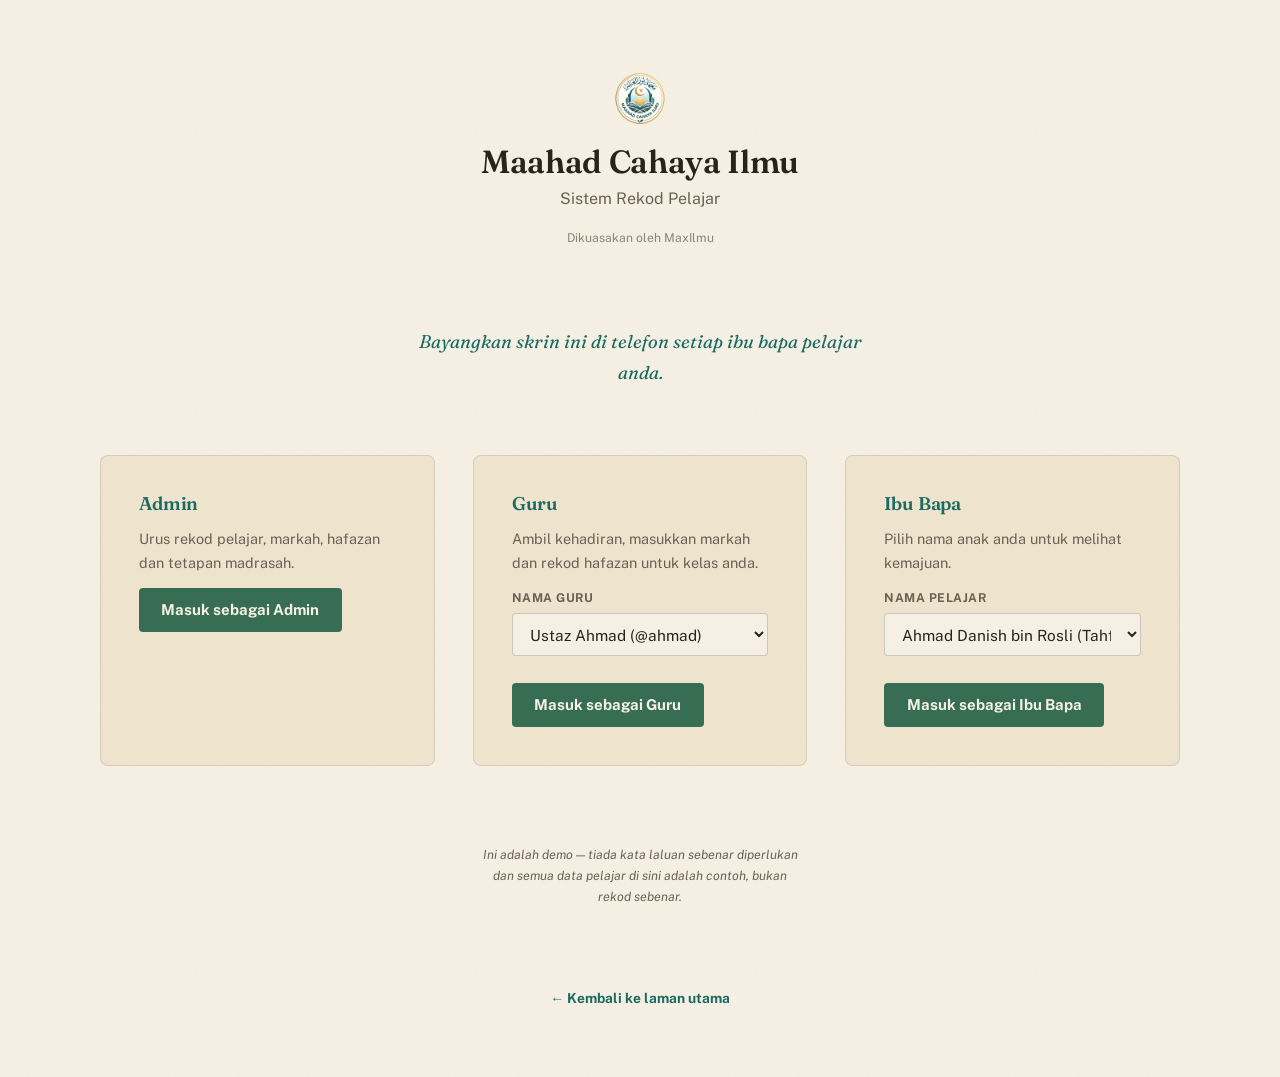
<file: public/app/guru.html>
<!DOCTYPE html>
<html lang="ms">
<head>
<meta charset="UTF-8">
<meta name="viewport" content="width=device-width, initial-scale=1.0, viewport-fit=cover">
<meta name="robots" content="noindex, nofollow">
<title>Paparan Guru — Maahad Cahaya Ilmu</title>
<link rel="icon" type="image/png" sizes="32x32" href="../favicon-32x32.png">
<link href="https://fonts.googleapis.com/css2?family=Fraunces:ital,opsz,wght@0,9..144,400;0,9..144,600;0,9..144,700;1,9..144,500&family=Public+Sans:ital,wght@0,400;0,500;0,700;1,400&display=swap" rel="stylesheet">
<link rel="stylesheet" href="../styles.css">
<link rel="stylesheet" href="app.css">
<script src="../site-config.js"></script>
<script>document.title = `Paparan Guru — ${SITE_CONFIG.name}`;</script>
</head>
<body class="portal-body portal-body--guru">

<!-- Guru view: a separate page (not admin.html with role checks) so
     nothing admin-only — Yuran, Tetapan, parent names/phones, student
     registration, other classes — is ever rendered here to begin with.
     Shares data.js with admin/parent; every write goes through the same
     helpers there (setAttendanceForDate / setExamMark / addHafazanEntry)
     and is re-checked against freshly loaded state right before saving. -->
<header class="portal-header">
  <div class="portal-header__brand">
    <span class="mark-crop portal-header__mark"><img src="../logo-transparent.png" width="320" height="320" data-config-logo data-config-alt="name" alt="Lambang Maahad Cahaya Ilmu"></span>
    <div>
      <strong data-config="name">Maahad Cahaya Ilmu</strong>
      <span class="portal-header__sub" id="guru-header-sub">Paparan Guru</span>
    </div>
  </div>
  <div class="portal-header__actions">
    <span class="portal-header__credit">Dikuasakan oleh MaxIlmu</span>
    <button class="btn btn--ghost btn--small" id="btn-logout" type="button">Log Keluar</button>
  </div>
</header>

<nav class="portal-tabs" id="portal-tabs" aria-label="Tugasan guru"></nav>

<main class="portal-main container" id="guru-main">
  <section class="card parent-summary">
    <h1 id="guru-name"></h1>
    <p id="guru-tasks-meta"></p>
  </section>

  <section class="card" id="guru-no-tasks" hidden>
    <h2>Tiada tugasan lagi</h2>
    <p class="card__hint">Admin belum menugaskan kelas, subjek atau halaqah kepada anda. Sila hubungi admin madrasah.</p>
  </section>

  <!-- ---- Kehadiran: assigned classes only ---- -->
  <section class="portal-panel has-savebar" data-panel="kehadiran" hidden>
    <div class="panel-head">
      <h2 class="guru-panel-title">Ambil Kehadiran</h2>
      <span class="panel-head__meta" id="att-count-meta"></span>
    </div>
    <p class="date-warning-banner" id="att-date-banner" hidden></p>
    <div class="inline-form attendance-controls">
      <div class="field">
        <label for="att-class-select">Kelas</label>
        <select id="att-class-select"></select>
      </div>
      <div class="field">
        <label for="att-date-input">Tarikh</label>
        <input type="date" id="att-date-input">
      </div>
      <button class="btn btn--secondary btn--small" id="btn-att-all-present" type="button">Tandakan Semua Hadir</button>
    </div>
    <div class="attendance-list" id="att-list"></div>
    <p class="empty-note" id="att-empty" hidden>Tiada pelajar aktif dalam kelas ini.</p>
    <div class="attendance-legend">
      <span><span class="att-chip att-chip--inline att-chip--hadir" aria-hidden="true">H</span> Hadir</span>
      <span><span class="att-chip att-chip--inline att-chip--tidak-hadir" aria-hidden="true">T</span> Tidak Hadir</span>
      <span><span class="att-chip att-chip--inline att-chip--lewat" aria-hidden="true">L</span> Lewat</span>
    </div>
  </section>

  <!-- ---- Markah: assigned class + subject only ---- -->
  <section class="portal-panel has-savebar" data-panel="markah" hidden>
    <div class="panel-head">
      <h2 class="guru-panel-title">Markah Peperiksaan</h2>
      <span class="panel-head__meta" id="mark-count-meta"></span>
    </div>
    <div class="inline-form attendance-controls">
      <div class="field">
        <label for="mark-subject-select">Kelas &amp; Subjek</label>
        <select id="mark-subject-select"></select>
      </div>
      <div class="field">
        <label for="mark-sitting-select">Peperiksaan</label>
        <select id="mark-sitting-select"></select>
      </div>
    </div>
    <p class="guru-lock-note" id="mark-lock-note" hidden></p>
    <div class="attendance-list" id="mark-list"></div>
    <p class="empty-note" id="mark-empty" hidden>Tiada pelajar aktif dalam kelas ini.</p>
  </section>

  <!-- ---- Hafazan / Tasmik: assigned halaqah only ---- -->
  <section class="portal-panel" data-panel="hafazan" hidden>
    <div class="panel-head">
      <h2 class="guru-panel-title">Hafazan &amp; Tasmik</h2>
      <span class="panel-head__meta" id="haf-count-meta"></span>
    </div>
    <div class="inline-form attendance-controls">
      <div class="field">
        <label for="haf-halaqah-select">Halaqah</label>
        <select id="haf-halaqah-select"></select>
      </div>
    </div>
    <p class="card__hint">Tekan nama pelajar untuk rekod tasmik.</p>
    <div class="attendance-list" id="haf-list"></div>
    <p class="empty-note" id="haf-empty" hidden>Tiada pelajar aktif dalam halaqah ini.</p>
  </section>
</main>

<div class="attendance-savebar" id="guru-savebar" hidden>
  <button class="btn" id="btn-guru-save" type="button">Simpan</button>
</div>
<div class="toast" id="toast" role="status" hidden></div>

<script src="data.js"></script>
<script>
(function () {
  let state = loadState();
  let guru = requireActiveGuru(state);
  if (!guru) return;

  const PANELS = {
    kehadiran: { label: "Kehadiran", show: () => guruClasses(guru).length > 0 },
    markah: { label: "Markah", show: () => guruClasses(guru).length > 0 },
    hafazan: { label: "Hafazan", show: () => guruHalaqahIds(guru).length > 0 },
  };
  let activePanel = null;

  // ── helpers ────────────────────────────────────────────────────
  function escapeHtml(str) {
    return String(str).replace(/[&<>"']/g, (c) => ({ "&": "&amp;", "<": "&lt;", ">": "&gt;", '"': "&quot;", "'": "&#39;" }[c]));
  }
  let toastTimer = null;
  const toastEl = document.getElementById("toast");
  function showToast(message) {
    toastEl.textContent = message;
    toastEl.hidden = false;
    clearTimeout(toastTimer);
    toastTimer = setTimeout(() => { toastEl.hidden = true; }, 3200);
  }
  function fillSelect(select, options, keepValue) {
    select.innerHTML = "";
    options.forEach(({ value, label }) => {
      const opt = document.createElement("option");
      opt.value = value;
      opt.textContent = label;
      select.appendChild(opt);
    });
    if (keepValue && options.some((o) => o.value === keepValue)) select.value = keepValue;
  }
  function activeStudentsWhere(pred) {
    return state.students.filter((s) => s.status === "aktif" && pred(s)).sort((a, b) => a.name.localeCompare(b.name));
  }
  // Every save: reload state (another tab — e.g. the admin — may have
  // changed it since this page loaded), re-check the guru is still
  // active, then run the write against that fresh state.
  function freshGuardedWrite(fn) {
    state = loadState();
    const g = requireActiveGuru(state);
    if (!g) return false;
    guru = g;
    return fn();
  }

  document.getElementById("btn-logout").addEventListener("click", () => {
    if (isDirty() && !confirm("Ada perubahan belum disimpan. Log keluar tanpa menyimpan?")) return;
    clearSession();
    window.location.href = "login.html";
  });

  // ── dirty tracking (attendance draft / typed marks) ───────────
  let attDirty = false;
  let markDirty = false;
  function isDirty() { return attDirty || markDirty; }
  function confirmDiscard() {
    if (!isDirty()) return true;
    if (!confirm("Ada perubahan belum disimpan. Teruskan tanpa menyimpan?")) return false;
    attDirty = false;
    markDirty = false;
    return true;
  }

  // ── header, tabs, panels ──────────────────────────────────────
  const tabsNav = document.getElementById("portal-tabs");
  const savebar = document.getElementById("guru-savebar");
  const saveBtn = document.getElementById("btn-guru-save");

  function renderShell() {
    document.getElementById("guru-header-sub").textContent = `Paparan Guru · ${guru.name}`;
    document.getElementById("guru-name").textContent = `Assalamualaikum, ${guru.name}`;
    document.getElementById("guru-tasks-meta").textContent = guru.assignments.length
      ? "Tugasan: " + guru.assignments.map((a) => assignmentLabel(state, a)).join(" · ")
      : "";
    const visible = Object.keys(PANELS).filter((k) => PANELS[k].show());
    document.getElementById("guru-no-tasks").hidden = visible.length > 0;
    tabsNav.hidden = visible.length === 0;
    tabsNav.innerHTML = visible.map((k) => `<button class="portal-tabs__btn" data-tab="${k}" type="button">${PANELS[k].label}</button>`).join("");
    if (!visible.includes(activePanel)) activePanel = visible[0] || null;
    showPanel(activePanel);
  }

  function showPanel(name) {
    activePanel = name;
    tabsNav.querySelectorAll(".portal-tabs__btn").forEach((b) => {
      b.classList.toggle("is-active", b.dataset.tab === name);
      b.setAttribute("aria-pressed", b.dataset.tab === name);
    });
    document.querySelectorAll(".portal-panel").forEach((p) => { p.hidden = p.dataset.panel !== name; });
    if (name === "kehadiran") renderAttendance();
    else if (name === "markah") renderMarks();
    else if (name === "hafazan") renderHafazan();
    updateSavebar();
  }

  function updateSavebar() {
    if (activePanel === "kehadiran") {
      savebar.hidden = !attStudents().length;
      saveBtn.textContent = "Simpan Kehadiran";
    } else if (activePanel === "markah") {
      savebar.hidden = !markStudents().length || isSittingPublished(state, CURRENT_ACADEMIC_YEAR, markSittingSelect.value);
      saveBtn.textContent = "Simpan Markah";
    } else {
      savebar.hidden = true;
    }
  }

  tabsNav.addEventListener("click", (e) => {
    const btn = e.target.closest(".portal-tabs__btn");
    if (!btn || btn.dataset.tab === activePanel) return;
    if (!confirmDiscard()) return;
    showPanel(btn.dataset.tab);
  });

  saveBtn.addEventListener("click", () => {
    if (activePanel === "kehadiran") saveAttendance();
    else if (activePanel === "markah") saveMarks();
  });

  // ================================================================
  // KEHADIRAN
  // ================================================================
  const AMBIL_STATUSES = ["hadir", "tidak-hadir", "lewat"];
  const attClassSelect = document.getElementById("att-class-select");
  const attDateInput = document.getElementById("att-date-input");
  const attList = document.getElementById("att-list");
  let attDraft = {};

  attDateInput.value = todayIso();

  function attStudents() {
    const cls = attClassSelect.value;
    if (!guruCanTakeAttendance(guru, cls)) return [];
    return activeStudentsWhere((s) => s.className === cls);
  }

  function loadAttDraft() {
    attDraft = {};
    attStudents().forEach((s) => {
      const existing = getAttendanceForDate(s, attDateInput.value);
      attDraft[s.id] = existing ? existing.status : "hadir";
    });
    attDirty = false;
  }

  function renderAttendance(keepDraft) {
    fillSelect(attClassSelect, guruClasses(guru).map((c) => ({ value: c, label: c })), attClassSelect.value);
    attDateInput.max = todayIso();
    if (!keepDraft) loadAttDraft();
    const students = attStudents();
    document.getElementById("att-empty").hidden = students.length > 0;

    const banner = document.getElementById("att-date-banner");
    const today = todayIso();
    banner.hidden = attDateInput.value === today;
    banner.textContent = banner.hidden ? "" : `Anda menanda kehadiran untuk ${formatDate(attDateInput.value)}, bukan hari ini (${formatDate(today)}).`;

    attList.innerHTML = students.map((s) => {
      const status = attDraft[s.id];
      const segments = AMBIL_STATUSES.map((st) => `
        <button type="button" class="status-segmented__btn status-segmented__btn--${st} ${st === status ? "is-active" : ""}"
          data-student="${s.id}" data-status="${st}" aria-pressed="${st === status}"
          aria-label="${escapeHtml(ATTENDANCE_STATUSES[st].label)}">${ATTENDANCE_STATUSES[st].letter}</button>`).join("");
      const badge = status === "bersurat" ? '<span class="pill pill--bersurat" title="Diselesaikan sebagai Bersurat oleh admin">Bersurat</span>' : "";
      return `
        <div class="attendance-row">
          <span class="attendance-row__name">${escapeHtml(s.name)}</span>
          <div class="attendance-row__status">${badge}<div class="status-segmented" role="group" aria-label="Status kehadiran ${escapeHtml(s.name)}">${segments}</div></div>
        </div>`;
    }).join("");

    attList.querySelectorAll("[data-student]").forEach((btn) => btn.addEventListener("click", () => {
      const id = btn.dataset.student;
      if (attDraft[id] === btn.dataset.status) return;
      if (attDraft[id] === "bersurat" && !confirm("Hari ini telah diselesaikan sebagai Bersurat oleh admin. Menukar status akan membatalkannya. Teruskan?")) return;
      attDraft[id] = btn.dataset.status;
      attDirty = true;
      renderAttendance(true);
    }));

    const hadir = students.filter((s) => attDraft[s.id] === "hadir" || attDraft[s.id] === "lewat").length;
    document.getElementById("att-count-meta").textContent = students.length ? `${hadir}/${students.length} Hadir` : "";
    updateSavebar();
  }

  let attLastClass = null;
  let attLastDate = attDateInput.value;
  attClassSelect.addEventListener("focus", () => { attLastClass = attClassSelect.value; });
  attClassSelect.addEventListener("change", () => {
    if (!confirmDiscard()) { attClassSelect.value = attLastClass; return; }
    attLastClass = attClassSelect.value;
    renderAttendance();
  });
  attDateInput.addEventListener("change", () => {
    // No future days: a guru marks today or catches up on a past day.
    if (!attDateInput.value || attDateInput.value > todayIso() || !confirmDiscard()) { attDateInput.value = attLastDate; return; }
    attLastDate = attDateInput.value;
    renderAttendance();
  });
  document.getElementById("btn-att-all-present").addEventListener("click", () => {
    attStudents().forEach((s) => { if (attDraft[s.id] !== "bersurat") attDraft[s.id] = "hadir"; });
    attDirty = true;
    renderAttendance(true);
  });

  function saveAttendance() {
    const cls = attClassSelect.value;
    const date = attDateInput.value;
    const draft = attDraft;
    const saved = freshGuardedWrite(() => {
      if (!guruCanTakeAttendance(guru, cls)) { alert("Anda tidak lagi ditugaskan ke kelas ini."); return false; }
      attStudents().forEach((s) => {
        const status = draft[s.id];
        if (!status || status === "bersurat") return; // never overwrite an admin's Bersurat
        setAttendanceForDate(s, date, status, null, guru.id);
      });
      saveState(state);
      return true;
    });
    if (!saved) return;
    attDirty = false;
    renderShell();
    showToast(`Kehadiran ${cls} · ${formatDate(date)} disimpan.`);
  }

  // ================================================================
  // MARKAH
  // ================================================================
  const markSubjectSelect = document.getElementById("mark-subject-select");
  const markSittingSelect = document.getElementById("mark-sitting-select");
  const markList = document.getElementById("mark-list");

  // "classId|subject" — both come from the guru's own assignments only.
  function currentClassSubject() {
    const [cls, ...rest] = markSubjectSelect.value.split("|");
    return { cls, subject: rest.join("|") };
  }
  function markStudents() {
    const { cls, subject } = currentClassSubject();
    if (!guruSubjectsFor(guru, cls).includes(subject)) return [];
    return activeStudentsWhere((s) => s.className === cls);
  }

  function renderMarks() {
    const pairs = guru.assignments.filter((a) => a.type === "kelas")
      .map((a) => ({ value: `${a.classId}|${a.subject}`, label: `${a.classId} · ${a.subject}` }));
    fillSelect(markSubjectSelect, pairs, markSubjectSelect.value);

    // Default to the first still-draft sitting — that's the one a guru
    // is actually keying in. Published ones stay viewable, read-only.
    const prevSitting = markSittingSelect.value;
    fillSelect(markSittingSelect, EXAM_PERIODS.map((e) => ({
      value: e.key,
      label: isSittingPublished(state, CURRENT_ACADEMIC_YEAR, e.key) ? `${e.label} — Diterbitkan` : `${e.label} — Draf`,
    })), prevSitting);
    if (!prevSitting) {
      const firstDraft = EXAM_PERIODS.find((e) => !isSittingPublished(state, CURRENT_ACADEMIC_YEAR, e.key));
      if (firstDraft) markSittingSelect.value = firstDraft.key;
    }

    const examKey = markSittingSelect.value;
    const locked = isSittingPublished(state, CURRENT_ACADEMIC_YEAR, examKey);
    const { subject } = currentClassSubject();
    const students = markStudents();
    document.getElementById("mark-empty").hidden = students.length > 0;
    const lockNote = document.getElementById("mark-lock-note");
    lockNote.hidden = !locked;
    lockNote.textContent = locked ? "Peperiksaan ini telah dikunci & diterbitkan oleh admin — markah dipaparkan untuk rujukan sahaja." : "";

    let filled = 0;
    markList.innerHTML = students.map((s) => {
      const record = getCurrentExamRecord(s);
      const has = record && Object.prototype.hasOwnProperty.call(record.marks[examKey], subject);
      const val = has ? record.marks[examKey][subject] : "";
      if (has) filled++;
      const inputId = `mark_${s.id}`;
      return `
        <div class="attendance-row">
          <label class="attendance-row__name" for="${inputId}">${escapeHtml(s.name)}</label>
          ${locked
            ? `<span class="mark-readonly" id="${inputId}">${has ? val : '<span class="cell-muted">—</span>'}</span>`
            : `<input class="mark-row-input" type="number" inputmode="numeric" min="0" max="100" step="1" id="${inputId}" data-mark-student="${s.id}" value="${val}" aria-label="Markah ${escapeHtml(s.name)}">`}
        </div>`;
    }).join("");
    markList.querySelectorAll("[data-mark-student]").forEach((input) => input.addEventListener("input", () => { markDirty = true; }));
    document.getElementById("mark-count-meta").textContent = students.length ? `${filled}/${students.length} markah` : "";
    markDirty = false;
    updateSavebar();
  }

  let markLastSubject = null;
  let markLastSitting = null;
  markSubjectSelect.addEventListener("focus", () => { markLastSubject = markSubjectSelect.value; });
  markSittingSelect.addEventListener("focus", () => { markLastSitting = markSittingSelect.value; });
  markSubjectSelect.addEventListener("change", () => {
    if (!confirmDiscard()) { markSubjectSelect.value = markLastSubject; return; }
    renderMarks();
  });
  markSittingSelect.addEventListener("change", () => {
    if (!confirmDiscard()) { markSittingSelect.value = markLastSitting; return; }
    renderMarks();
  });

  function saveMarks() {
    const { cls, subject } = currentClassSubject();
    const examKey = markSittingSelect.value;
    const inputs = Array.from(markList.querySelectorAll("[data-mark-student]"));
    const bad = inputs.find((i) => !i.validity.valid);
    if (bad) { alert(MARK_INVALID_MESSAGE); bad.focus(); return; }
    const values = inputs.map((i) => ({ id: i.dataset.markStudent, value: i.value === "" ? null : Number(i.value) }));
    const saved = freshGuardedWrite(() => {
      if (isSittingPublished(state, CURRENT_ACADEMIC_YEAR, examKey)) { alert("Peperiksaan ini baru sahaja dikunci & diterbitkan oleh admin. Markah tidak boleh diubah lagi."); return false; }
      let blocked = 0;
      values.forEach(({ id, value }) => {
        const s = getStudent(state, id);
        if (!s || s.className !== cls || !guruCanEnterMark(state, guru, s, examKey, subject)) { blocked++; return; }
        setExamMark(state, s, examKey, subject, value, guru.id);
      });
      saveState(state);
      if (blocked) alert(`${blocked} markah tidak disimpan kerana tugasan anda telah berubah.`);
      return true;
    });
    markDirty = false;
    renderShell();
    if (saved) showToast(`Markah ${subject} (${cls}) disimpan.`);
  }

  // ================================================================
  // HAFAZAN / TASMIK
  // ================================================================
  const hafHalaqahSelect = document.getElementById("haf-halaqah-select");
  const hafList = document.getElementById("haf-list");

  function renderHafazan(openStudentId) {
    fillSelect(hafHalaqahSelect, guruHalaqahIds(guru).map((id) => {
      const h = getHalaqah(state, id);
      return { value: id, label: h ? h.name : id };
    }), hafHalaqahSelect.value);
    const hid = hafHalaqahSelect.value;
    const students = guruHalaqahIds(guru).includes(hid) ? activeStudentsWhere((s) => s.halaqahId === hid) : [];
    document.getElementById("haf-empty").hidden = students.length > 0;
    document.getElementById("haf-count-meta").textContent = students.length ? `${students.length} pelajar` : "";
    const hafazan = state.settings.hafazan;
    const unit = hafazanUnitLabel(hafazan.unit, 2);

    hafList.innerHTML = students.map((s) => {
      const total = getHafazanTotal(s);
      const pct = Math.min(100, Math.round((total / hafazan.total) * 100));
      const recent = sortedHafazanLog(s, "desc").slice(0, 3);
      return `
        <details class="tasmik-card" data-haf-student="${s.id}" ${s.id === openStudentId ? "open" : ""}>
          <summary>
            <span class="tasmik-card__name">${escapeHtml(s.name)}</span>
            <span class="tasmik-card__meta">${escapeHtml(s.className)} · ${total} / ${hafazan.total} ${escapeHtml(unit)}</span>
            <span class="progress-bar" aria-hidden="true"><span class="progress-bar__fill" style="display:block; width:${pct}%"></span></span>
          </summary>
          <div class="tasmik-card__body">
            ${recent.length ? `<ul class="tasmik-recent">${recent.map((e) => {
              const by = enteredByName(state, e.enteredBy);
              return `<li><strong>${formatDateShort(e.date)}</strong> +${e.amount} ${escapeHtml(hafazanUnitLabel(hafazan.unit, e.amount))}${e.note ? ` · ${escapeHtml(e.note)}` : ""}${by ? `<span class="entered-by">Direkod oleh ${escapeHtml(by)}</span>` : ""}</li>`;
            }).join("")}</ul>` : '<p class="empty-note">Belum ada rekod hafazan.</p>'}
            <form class="tasmik-form" data-tasmik-form="${s.id}" novalidate>
              <div class="field">
                <label for="tasmik-date-${s.id}">Tarikh</label>
                <input type="date" id="tasmik-date-${s.id}" name="date" value="${todayIso()}" max="${todayIso()}" required>
              </div>
              <div class="field">
                <label for="tasmik-amount-${s.id}">Tambahan (${escapeHtml(unit)})</label>
                <input type="number" id="tasmik-amount-${s.id}" name="amount" inputmode="decimal" min="0.25" max="${hafazanRemaining(state, s)}" step="0.25" value="${Math.min(0.5, hafazanRemaining(state, s))}" required>
              </div>
              <div class="field tasmik-form__note">
                <label for="tasmik-note-${s.id}">Catatan (pilihan)</label>
                <input type="text" id="tasmik-note-${s.id}" name="note" maxlength="120" placeholder="Cth: Juz 6, m/s 1-10">
              </div>
              <button class="btn btn--small" type="submit">Simpan Tasmik</button>
            </form>
          </div>
        </details>`;
    }).join("");

    hafList.querySelectorAll("[data-tasmik-form]").forEach((form) => form.addEventListener("submit", (e) => {
      e.preventDefault();
      const studentId = form.dataset.tasmikForm;
      const date = form.elements.date.value;
      const amount = form.elements.amount.value;
      const note = form.elements.note.value;
      // Over-target first, so it gets its own message instead of the
      // generic one the input's max (= remaining) would trigger.
      const current = getStudent(state, studentId);
      const error = (current && hafazanEntryError(state, current, { date, amount }))
        || ((!form.elements.date.validity.valid || !form.elements.amount.validity.valid || date > todayIso()) ? HAFAZAN_INVALID_MESSAGE : null);
      if (error) { alert(error); return; }
      const saved = freshGuardedWrite(() => {
        const s = getStudent(state, studentId);
        if (!s || !guruCanRecordHafazan(guru, s)) { alert("Pelajar ini tidak lagi dalam halaqah anda."); return false; }
        const freshError = hafazanEntryError(state, s, { date, amount });
        if (freshError || !addHafazanEntry(state, s, { date, amount, note }, guru.id)) { alert(freshError || HAFAZAN_INVALID_MESSAGE); return false; }
        saveState(state);
        return true;
      });
      if (!saved) { renderShell(); return; }
      renderShell();
      renderHafazan(studentId);
      showToast("Rekod tasmik disimpan.");
    }));
  }

  hafHalaqahSelect.addEventListener("change", () => renderHafazan());

  // ── Cross-tab changes (admin deactivates / reassigns / publishes) ──
  window.addEventListener("storage", (e) => {
    if (e.key !== STORAGE_KEY && e.key !== null) return;
    state = loadState();
    const g = requireActiveGuru(state);
    if (!g) return;
    guru = g;
    if (isDirty()) { showToast("Data dikemaskini di tab lain. Simpan atau batal perubahan anda untuk melihatnya."); return; }
    renderShell();
  });

  renderShell();
})();
</script>
</body>
</html>
</file>
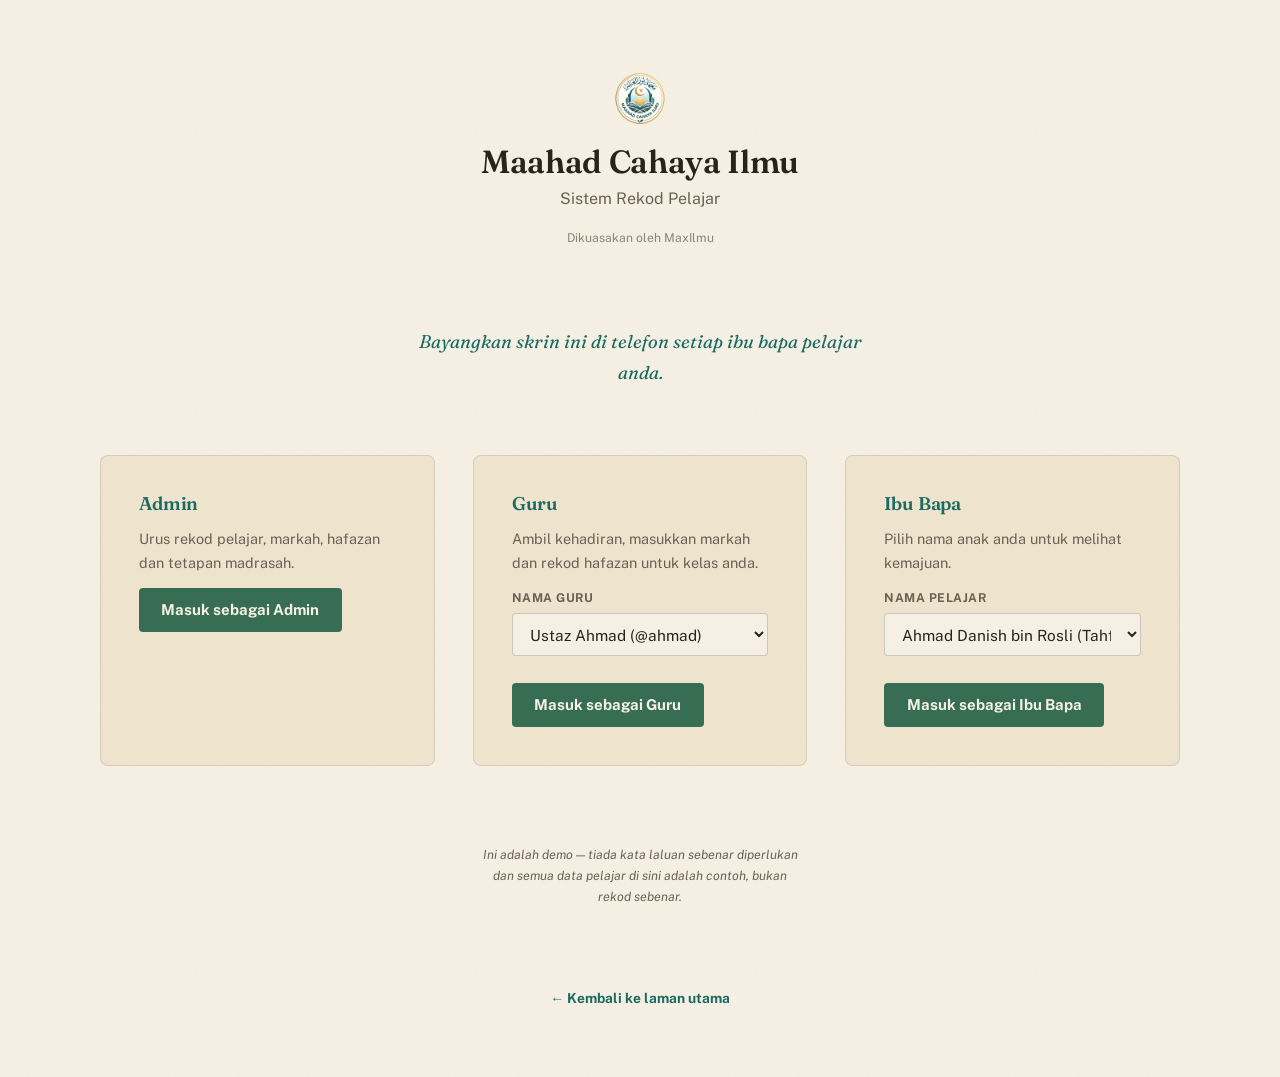
<file: public/app/login.html>
<!DOCTYPE html>
<html lang="ms">
<head>
<meta charset="UTF-8">
<meta name="viewport" content="width=device-width, initial-scale=1.0">
<meta name="robots" content="noindex, nofollow">
<title>Log Masuk — Maahad Cahaya Ilmu</title>
<!-- Static for link-preview scrapers (they don't run JS); /login is the
     link shared most. A client fork must replace these, as in index.html. -->
<meta property="og:type" content="website">
<meta property="og:site_name" content="Maahad Cahaya Ilmu">
<meta property="og:title" content="Maahad Cahaya Ilmu — Tahfiz &amp; Akademik, Kuala Terengganu">
<meta property="og:description" content="Pondok tahfiz di Kuala Terengganu yang menggabungkan hafazan Al-Quran dengan pendidikan akademik — dengan kemajuan anak dihantar terus ke telefon ibu bapa.">
<meta property="og:url" content="https://maxilmu.maxmin.com.my/login">
<meta property="og:image" content="https://maxilmu.maxmin.com.my/logo.png">
<meta name="twitter:card" content="summary">
<link rel="icon" type="image/png" sizes="32x32" href="../favicon-32x32.png">
<link href="https://fonts.googleapis.com/css2?family=Fraunces:ital,opsz,wght@0,9..144,400;0,9..144,600;0,9..144,700;1,9..144,500&family=Public+Sans:ital,wght@0,400;0,500;0,700;1,400&display=swap" rel="stylesheet">
<link rel="stylesheet" href="../styles.css">
<link rel="stylesheet" href="app.css">
<script src="../site-config.js"></script>
<script>document.title = `Log Masuk — ${SITE_CONFIG.name}`;</script>
</head>
<body class="portal-body">

<main class="login-shell">
  <div class="login-brand">
    <span class="mark-crop login-brand__mark"><img src="../logo-transparent.png" width="320" height="320" data-config-logo data-config-alt="name" alt="Lambang Maahad Cahaya Ilmu"></span>
    <h1 data-config="name">Maahad Cahaya Ilmu</h1>
    <p>Sistem Rekod Pelajar</p>
    <p class="login-brand__credit">Dikuasakan oleh MaxIlmu</p>
  </div>

  <p class="login-frame-note">Bayangkan skrin ini di telefon setiap ibu bapa pelajar anda.</p>

  <p class="login-notice" id="login-notice" role="status" hidden></p>

  <div class="login-grid login-grid--3">
    <section class="login-card">
      <h2>Admin</h2>
      <p>Urus rekod pelajar, markah, hafazan dan tetapan madrasah.</p>
      <button class="btn" id="btn-admin-login" type="button">Masuk sebagai Admin</button>
    </section>

    <section class="login-card">
      <h2>Guru</h2>
      <p>Ambil kehadiran, masukkan markah dan rekod hafazan untuk kelas anda.</p>
      <div class="field">
        <label for="guru-select">Nama Guru</label>
        <select id="guru-select"></select>
      </div>
      <button class="btn" id="btn-guru-login" type="button">Masuk sebagai Guru</button>
    </section>

    <section class="login-card">
      <h2>Ibu Bapa</h2>
      <p>Pilih nama anak anda untuk melihat kemajuan.</p>
      <div class="field">
        <label for="parent-student-select">Nama Pelajar</label>
        <select id="parent-student-select"></select>
      </div>
      <button class="btn" id="btn-parent-login" type="button">Masuk sebagai Ibu Bapa</button>
    </section>
  </div>

  <p class="login-demo-note">Ini adalah demo — tiada kata laluan sebenar diperlukan dan semua data pelajar di sini adalah contoh, bukan rekod sebenar.</p>
  <a class="login-back" href="../index.html">← Kembali ke laman utama</a>
</main>

<script src="data.js"></script>
<script>
document.addEventListener("DOMContentLoaded", () => {
  const state = loadState();

  const select = document.getElementById("parent-student-select");
  state.students
    .slice()
    .sort((a, b) => a.name.localeCompare(b.name))
    .forEach((student) => {
      const opt = document.createElement("option");
      opt.value = student.id;
      opt.textContent = `${studentDisplayName(student)} (${student.className})`;
      select.appendChild(opt);
    });

  // Active gurus only — a tidak aktif guru simply isn't an option.
  const guruSelect = document.getElementById("guru-select");
  const activeGurus = getActiveTeachers(state).slice().sort((a, b) => a.name.localeCompare(b.name));
  activeGurus.forEach((t) => {
    const opt = document.createElement("option");
    opt.value = t.id;
    opt.textContent = `${t.name} (@${t.username})`;
    guruSelect.appendChild(opt);
  });
  const guruBtn = document.getElementById("btn-guru-login");
  if (!activeGurus.length) {
    const opt = document.createElement("option");
    opt.textContent = "Tiada guru aktif";
    guruSelect.appendChild(opt);
    guruSelect.disabled = true;
    guruBtn.disabled = true;
  }
  guruBtn.addEventListener("click", () => {
    const teacherId = guruSelect.value;
    const fresh = loadState();
    const t = getTeacher(fresh, teacherId);
    if (!t || t.status !== "aktif") { window.location.reload(); return; }
    setSession({ role: "guru", teacherId });
    window.location.href = "guru.html";
  });

  // Why we landed here, when a guru session was ended for them.
  const reason = new URLSearchParams(window.location.search).get("keluar");
  if (reason === "guru-tidak-aktif") {
    const notice = document.getElementById("login-notice");
    notice.textContent = "Sesi guru anda telah ditamatkan kerana akaun guru ini tidak lagi aktif. Sila hubungi admin.";
    notice.hidden = false;
  }

  document.getElementById("btn-admin-login").addEventListener("click", () => {
    setSession({ role: "admin" });
    window.location.href = "admin.html";
  });

  document.getElementById("btn-parent-login").addEventListener("click", () => {
    const studentId = select.value;
    if (!studentId) return;
    setSession({ role: "parent", studentId });
    window.location.href = "parent.html";
  });
});
</script>
</body>
</html>
</file>
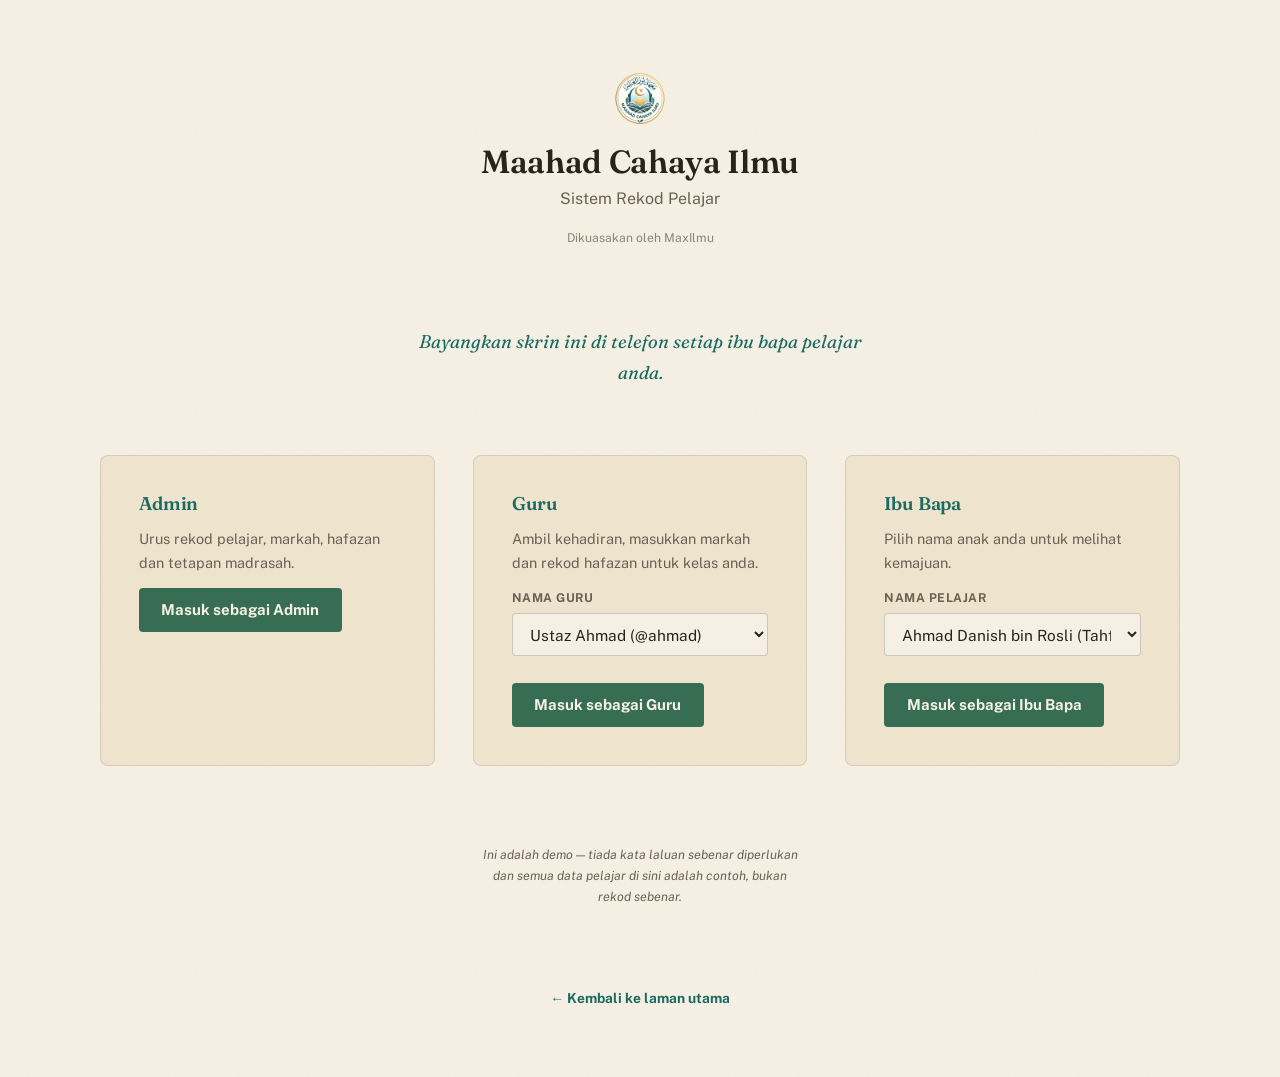
<file: public/app/parent.html>
<!DOCTYPE html>
<html lang="ms">
<head>
<meta charset="UTF-8">
<meta name="viewport" content="width=device-width, initial-scale=1.0">
<meta name="robots" content="noindex, nofollow">
<title>Kemajuan Anak — Maahad Cahaya Ilmu</title>
<link rel="icon" type="image/png" sizes="32x32" href="../favicon-32x32.png">
<link href="https://fonts.googleapis.com/css2?family=Fraunces:ital,opsz,wght@0,9..144,400;0,9..144,600;0,9..144,700;1,9..144,500&family=Public+Sans:ital,wght@0,400;0,500;0,700;1,400&display=swap" rel="stylesheet">
<link rel="stylesheet" href="../styles.css">
<link rel="stylesheet" href="app.css">
<script src="../site-config.js"></script>
<script>document.title = `Kemajuan Anak — ${SITE_CONFIG.name}`;</script>
</head>
<body class="portal-body">

<header class="portal-header">
  <div class="portal-header__brand">
    <span class="mark-crop portal-header__mark"><img src="../logo-transparent.png" width="320" height="320" data-config-logo data-config-alt="name" alt="Lambang Maahad Cahaya Ilmu"></span>
    <div>
      <strong data-config="name">Maahad Cahaya Ilmu</strong>
      <span class="portal-header__sub">Paparan Ibu Bapa</span>
    </div>
  </div>
  <div class="portal-header__actions">
    <span class="portal-header__credit">Dikuasakan oleh MaxIlmu</span>
    <button class="btn btn--ghost btn--small" id="btn-logout" type="button">Log Keluar</button>
  </div>
</header>

<main class="portal-main container">
  <section class="card parent-summary">
    <h1 id="parent-student-name"></h1>
    <p id="parent-student-meta"></p>
  </section>

  <div class="stat-grid" id="parent-stats"></div>

  <section class="card">
    <div class="card__head">
      <h2>Keputusan Peperiksaan</h2>
      <span class="panel-head__meta">Awal &middot; Pertengahan &middot; Akhir Tahun</span>
    </div>
    <p class="card__hint">Keputusan bagi ketiga-tiga peperiksaan tahunan, dipaparkan selepas diterbitkan oleh madrasah. "—" bermaksud belum diterbitkan atau belum berlangsung.</p>
    <div class="table-wrap" id="results-table-wrap"></div>
  </section>

  <section class="card">
    <div class="card__head">
      <h2>Kehadiran Bulanan</h2>
      <span class="panel-head__meta" id="attendance-pct-meta"></span>
    </div>
    <p class="card__hint" id="attendance-caption"></p>
    <div class="chart-card" id="attendance-chart-mount"></div>
    <div class="table-wrap" id="attendance-table-wrap"></div>
  </section>

  <section class="card">
    <div class="card__head">
      <h2 id="hafazan-title">Hafazan</h2>
      <span class="panel-head__meta" id="hafazan-pct-meta"></span>
    </div>
    <p class="card__hint" id="hafazan-caption"></p>
    <div class="chart-card" id="hafazan-chart-mount"></div>
    <div class="table-wrap" id="hafazan-table-wrap"></div>
  </section>

  <!-- Yuran section is created and appended by JS only when
       FEATURES.finance is true — nothing is rendered here otherwise. -->
</main>

<script src="data.js"></script>
<script src="charts.js"></script>
<script>
(function () {
  // ── Session guard — this page is parent-only, and the studentId
  //    in the session must still exist (a demo reset can invalidate it) ──
  const session = getSession();
  const state = loadState();
  const student = session && session.role === "parent" ? getStudent(state, session.studentId) : null;
  if (!student) {
    clearSession();
    window.location.href = "login.html";
    return;
  }

  document.getElementById("btn-logout").addEventListener("click", () => {
    clearSession();
    window.location.href = "login.html";
  });

  function escapeHtml(str) {
    return String(str).replace(/[&<>"']/g, (c) => ({ "&": "&amp;", "<": "&lt;", ">": "&gt;", '"': "&quot;", "'": "&#39;" }[c]));
  }

  // "Direkod oleh Ustaz X" — only for guru-entered records (admin
  // entries show nothing). A tidak aktif guru still shows their name.
  function enteredByHtml(enteredBy) {
    const name = enteredByName(state, enteredBy);
    return name ? `<span class="entered-by">Direkod oleh ${escapeHtml(name)}</span>` : "";
  }

  document.getElementById("parent-student-name").textContent = student.name;
  document.getElementById("parent-student-meta").textContent = `${student.className} · Ibu bapa: ${student.parentName}`;

  const hafazan = state.settings.hafazan;
  const hafazanTotal = getHafazanTotal(student);
  const hafazanPct = Math.min(100, Math.round((hafazanTotal / hafazan.total) * 100));

  // ── Top stat tiles ────────────────────────────────────────────
  // Published sittings only, everywhere on this page — a draft sitting's
  // marks (still being keyed in by gurus) must never reach a parent.
  const latestExam = EXAM_PERIODS.slice().reverse().find((exam) => publishedExamAverage(state, student, exam.key) !== null);
  const latestAttendance = getLatestAttendanceEntry(student);
  document.getElementById("parent-stats").innerHTML = `
    <div class="stat-tile">
      <span class="stat-tile__label">Kehadiran</span>
      <div class="stat-tile__value">${latestAttendance ? latestAttendance.rate + "%" : "—"}</div>
      <p class="stat-tile__sub">${latestAttendance ? formatMonth(latestAttendance.month) : "Belum ada rekod"}</p>
    </div>
    <div class="stat-tile">
      <span class="stat-tile__label">Purata Terkini</span>
      <div class="stat-tile__value">${latestExam ? publishedExamAverage(state, student, latestExam.key) + "%" : "—"}</div>
      <p class="stat-tile__sub">${latestExam ? latestExam.label : "Belum ada keputusan"}</p>
    </div>
    <div class="stat-tile">
      <span class="stat-tile__label">Kemajuan Hafazan</span>
      <div class="stat-tile__value">${hafazanPct}%</div>
      <p class="stat-tile__sub">${hafazanTotal} / ${hafazan.total} ${hafazanUnitLabel(hafazan.unit, hafazan.total)}</p>
    </div>
  `;

  // ── Keputusan Peperiksaan — subjects x 3 fixed exam sittings ────
  // Always the CURRENT academic year's record (see getCurrentExamRecord
  // in data.js) — Tier 1 has no year picker yet, so this is exactly
  // what "this student's results" means for now. Falls back to an
  // empty marks shape rather than crashing if a student somehow has
  // no current-year record yet.
  const currentExamRecord = getCurrentExamRecord(student);
  const currentMarks = { awal: {}, pertengahan: {}, akhir: {} };
  if (currentExamRecord) {
    EXAM_PERIODS.forEach((exam) => {
      if (isSittingPublished(state, CURRENT_ACADEMIC_YEAR, exam.key)) currentMarks[exam.key] = currentExamRecord.marks[exam.key];
    });
  }
  const activeSubjects = state.settings.subjects.filter((subj) =>
    EXAM_PERIODS.some((exam) => Object.prototype.hasOwnProperty.call(currentMarks[exam.key], subj))
  );
  const resultsWrap = document.getElementById("results-table-wrap");
  if (!activeSubjects.length) {
    resultsWrap.innerHTML = '<p class="empty-note">Belum ada keputusan peperiksaan direkodkan.</p>';
  } else {
    const bodyRows = activeSubjects.map((subj) => {
      const cells = EXAM_PERIODS.map((exam) => {
        const val = currentMarks[exam.key][subj];
        const meta = getMarkMeta(currentExamRecord, exam.key, subj);
        return typeof val === "number"
          ? `<td data-label="${exam.label}"><span class="cell-stack">${val}%${meta ? enteredByHtml(meta.enteredBy) : ""}</span></td>`
          : `<td data-label="${exam.label}"><span class="cell-muted">—</span></td>`;
      }).join("");
      return `<tr><td data-label="Subjek">${escapeHtml(subj)}</td>${cells}</tr>`;
    }).join("");
    const avgCells = EXAM_PERIODS.map((exam) => {
      const avg = publishedExamAverage(state, student, exam.key);
      return `<td class="col-num" data-label="${exam.label}">${avg === null ? "—" : avg + "%"}</td>`;
    }).join("");
    resultsWrap.innerHTML = `
      <table class="data-table stack-table">
        <thead>
          <tr><th>Subjek</th>${EXAM_PERIODS.map((exam) => `<th>${exam.label}</th>`).join("")}</tr>
        </thead>
        <tbody>${bodyRows}</tbody>
        <tfoot><tr><td data-label="Subjek">Purata</td>${avgCells}</tr></tfoot>
      </table>
    `;
  }

  // ── Kehadiran — monthly log rendered as table + trend chart ─────
  const attendanceSettings = state.settings.attendance;
  const attendanceAverage = getAttendanceAverage(student);
  document.getElementById("attendance-pct-meta").textContent =
    attendanceAverage === null ? "" : `Purata ${attendanceAverage}% · Sasaran ${attendanceSettings.target}%`;
  document.getElementById("attendance-caption").textContent =
    "Kehadiran direkod setiap bulan, dibandingkan dengan sasaran madrasah.";

  const attendancePoints = attendanceRatePoints(student);
  renderAttendanceChart(document.getElementById("attendance-chart-mount"), attendancePoints, attendanceSettings.target);

  const attendanceTableWrap = document.getElementById("attendance-table-wrap");
  if (!attendancePoints.length) {
    attendanceTableWrap.innerHTML = '<p class="empty-note">Belum ada rekod kehadiran bulanan.</p>';
  } else {
    const attendanceRowsDesc = attendancePoints.slice().reverse();
    attendanceTableWrap.innerHTML = `
      <table class="data-table stack-table">
        <thead><tr><th>Bulan</th><th>Kehadiran</th></tr></thead>
        <tbody>
          ${attendanceRowsDesc.map((p) => `
            <tr>
              <td data-label="Bulan">${formatMonth(p.entry.month)}</td>
              <td data-label="Kehadiran">${p.entry.rate}%</td>
            </tr>
          `).join("")}
        </tbody>
      </table>
    `;
  }

  // Long logs: show the latest `limit` rows, rest behind a toggle.
  // Charts/totals above still use every record — this only trims the list.
  function collapseRows(wrap, limit, moreLabel) {
    const extra = [...wrap.querySelectorAll("tbody tr")].slice(limit);
    if (!extra.length) return;
    extra.forEach((tr) => { tr.hidden = true; });
    const btn = document.createElement("button");
    btn.type = "button";
    btn.className = "link-btn show-all-btn";
    btn.setAttribute("aria-expanded", "false");
    btn.textContent = moreLabel;
    btn.addEventListener("click", () => {
      const open = btn.getAttribute("aria-expanded") !== "true";
      extra.forEach((tr) => { tr.hidden = !open; });
      btn.setAttribute("aria-expanded", String(open));
      btn.textContent = open ? "Tunjuk kurang" : moreLabel;
    });
    wrap.after(btn);
  }
  if (attendancePoints.length) collapseRows(attendanceTableWrap, 3, `Lihat semua (${attendancePoints.length} bulan)`);

  // ── Hafazan — weekly log rendered as table + cumulative chart ───
  document.getElementById("hafazan-title").textContent = `Hafazan (${hafazanUnitLabel(hafazan.unit, 2)})`;
  document.getElementById("hafazan-pct-meta").textContent = `${hafazanPct}% daripada sasaran`;
  document.getElementById("hafazan-caption").textContent =
    `${hafazanTotal} daripada ${hafazan.total} ${hafazanUnitLabel(hafazan.unit, hafazan.total)} dihafaz, direkodkan mengikut minggu.`;

  const points = hafazanCumulativePoints(student);
  renderHafazanChart(document.getElementById("hafazan-chart-mount"), points, hafazan.total, hafazanUnitLabel(hafazan.unit, hafazan.total));

  const hafazanTableWrap = document.getElementById("hafazan-table-wrap");
  if (!points.length) {
    hafazanTableWrap.innerHTML = '<p class="empty-note">Belum ada rekod hafazan mingguan.</p>';
  } else {
    const rowsDesc = points.slice().reverse();
    hafazanTableWrap.innerHTML = `
      <table class="data-table stack-table">
        <thead><tr><th>Minggu (Tarikh)</th><th>Tambahan</th><th>Catatan</th><th>Terkumpul</th></tr></thead>
        <tbody>
          ${rowsDesc.map((p) => `
            <tr>
              <td data-label="Minggu (Tarikh)">${formatDate(p.entry.date)}</td>
              <td data-label="Tambahan">+${p.entry.amount} ${hafazanUnitLabel(hafazan.unit, p.entry.amount)}</td>
              <td data-label="Catatan"><span class="cell-stack">${p.entry.note ? escapeHtml(p.entry.note) : '<span class="cell-muted">—</span>'}${enteredByHtml(p.entry.enteredBy)}</span></td>
              <td data-label="Terkumpul">${p.cumulative}</td>
            </tr>
          `).join("")}
        </tbody>
      </table>
    `;
  }

  if (points.length) collapseRows(hafazanTableWrap, 5, `Lihat semua (${points.length} rekod)`);

  // ── Yuran — only built into the DOM when FEATURES.finance is true ──
  if (FEATURES.finance) {
    const mount = document.createElement("section");
    mount.className = "card";
    mount.id = "yuran-mount";
    document.querySelector(".portal-main").appendChild(mount);

    const balance = getStudentBalance(student);
    const breakdown = getFeeBreakdown(state, student);
    const outstandingTypes = breakdown.filter((b) => b.outstanding > 0);

    // Judgment call: when there's nothing owed, the WhatsApp button is
    // dropped along with the balance headline — there's nothing left to
    // inquire about. The ledger history toggle stays either way, since
    // a parent may still want to see past transactions at RM0.
    const waButton = balance > 0 ? (() => {
      const owedList = outstandingTypes.map((b) => `${b.name} ${formatMoney(b.outstanding)}`).join(", ");
      const waText = encodeURIComponent(`Assalamualaikum, saya ibu bapa kepada ${student.name} (${student.className}). Baki tertunggak: ${owedList}.`);
      return `<a class="btn btn--small" href="https://wa.me/${state.settings.adminContactNumber}?text=${waText}" target="_blank" rel="noopener">Hubungi Admin Tentang Yuran</a>`;
    })() : "";

    const balanceBlock = balance <= 0 ? `
      <p class="fee-clear">Tiada baki tertunggak.</p>
    ` : `
      <div class="fee-balance">
        <span class="fee-balance__label">Jumlah Tertunggak</span>
        <div class="fee-balance__value">${formatMoney(balance)}</div>
      </div>
      <div class="fee-breakdown">
        ${breakdown.map((b) => {
          const noteSuffix = b.outstanding > 0 && b.notes.size === 1 ? ` · ${escapeHtml([...b.notes][0])}` : "";
          return `
            <div class="fee-breakdown__row">
              <span class="fee-breakdown__name">${escapeHtml(b.name)}${noteSuffix}</span>
              <span class="fee-breakdown__amount ${b.outstanding > 0 ? "is-outstanding" : "is-clear"}">${b.outstanding > 0 ? formatMoney(b.outstanding) : "✓ Selesai"}</span>
            </div>
          `;
        }).join("")}
      </div>
    `;

    mount.innerHTML = `
      <h2>Yuran</h2>
      ${balanceBlock}
      ${waButton}
      <details class="fee-history">
        <summary><span class="fee-history__chevron" aria-hidden="true">▾</span> Sejarah Yuran</summary>
        <div class="table-wrap" style="margin-top:0.8rem;">
          ${student.fees.ledger.length ? `
            <table class="data-table">
              <thead><tr><th>Tarikh</th><th>Perkara</th><th>Jumlah</th></tr></thead>
              <tbody>
                ${student.fees.ledger.slice().sort((a, b) => a.date.localeCompare(b.date)).map((entry) => `
                  <tr>
                    <td>${formatDate(entry.date)}</td>
                    <td>${escapeHtml(feeEntryLabel(state, entry))}</td>
                    <td>${entry.type === "charge" ? "+" : "-"}${formatMoney(entry.amount)}</td>
                  </tr>
                `).join("")}
              </tbody>
            </table>` : '<p class="empty-note">Tiada rekod yuran lagi.</p>'}
        </div>
      </details>
    `;
  }
})();
</script>
</body>
</html>
</file>
<file: index.css>
/* ================================================================
   DESIGN PLAN (kept as comments so this survives hand-off intact)

   Signature idea: the page is a physical, opened kitab, not a
   scrolling stack of marketing sections. The hero photo is the
   frontispiece with a pasted label, not empty decorative parchment.
   "Bab Pertama / Bab Kedua" is a literal two-page spread with a
   center spine — the two subjects sit physically side by side, the
   way they sit side by side in the real daily schedule. The parent
   preview is a loose ledger page tucked at an angle into the book,
   not a floating SaaS dashboard card. Contact closes the book as a
   colophon, the traditional place a manuscript records who made it
   and where to find them.

   Palette below is the FALLBACK only — site-config.js overrides
   these custom properties on :root at runtime (see applyThemeColors
   there), so a different madrasah customer can reskin the accent
   palette by editing SITE_CONFIG.colors alone, without touching this
   file. Values here just keep the page looking right if that script
   ever fails to load.
   Type: Fraunces (display), Amiri (Arabic + numeral accents),
   Public Sans (body/UI).

   This file is index.html-only — kept deliberately separate from
   styles.css/app.css (shared by login/admin/parent), since none of
   these selectors (.hero, .page, .ledger, .spread, etc.) are used
   outside this one page.
================================================================= */
:root{
  --teal:#1B6B62; --indigo:#2A2F5C; --malachite:#3D7A5C; --malachite-ink:#376E53;
  --gold:#B8934A; --gold-ink:#816734; --gold-soft:#CBAE73;
  --parchment:#F6F0E4; --parchment-dim:#EEE4CE; --parchment-deep:#E7DABF;
  --ink:#2B2318; --ink-soft:#6B6152; --on-indigo:#EFE9D8;
  --font-display:"Fraunces","Georgia",serif;
  --font-arabic:"Amiri",serif;
  --font-body:"Public Sans","Segoe UI",sans-serif;
}
*{box-sizing:border-box;}
html{scroll-behavior:smooth;}
body{margin:0;background:var(--parchment);color:var(--ink);font-family:var(--font-body);line-height:1.6;}
img{display:block;max-width:100%;}
.container{max-width:1180px;margin:0 auto;padding:0 1.5rem;}
@media (min-width:900px){.container{padding:0 3rem;}}
.eyebrow{display:inline-block;font-family:var(--font-body);font-weight:700;font-size:.72rem;letter-spacing:.14em;text-transform:uppercase;color:var(--malachite-ink);margin-bottom:.6rem;}
@media (prefers-reduced-motion:reduce){html{scroll-behavior:auto;} *{animation-duration:.001ms !important;transition-duration:.001ms !important;}}
a:focus-visible, button:focus-visible{outline:3px solid var(--teal); outline-offset:3px;}
.sr-only{position:absolute;width:1px;height:1px;overflow:hidden;clip:rect(0 0 0 0);white-space:nowrap;}

/* ---------- mini header ---------- */
.mini-header{position:fixed;top:0;left:0;right:0;z-index:40;display:flex;align-items:center;justify-content:space-between;
  padding:.7rem 1.2rem;background:rgba(246,240,228,.88);backdrop-filter:blur(6px);
  border-bottom:1px solid rgba(43,35,24,.08); transform:translateY(-100%); transition:transform .35s ease;}
.mini-header.is-visible{transform:translateY(0);}
.mini-header__brand{display:flex;align-items:center;gap:.5rem;text-decoration:none;color:var(--ink);font-family:var(--font-display);font-weight:600;}
.mini-header__brand img{width:30px;height:30px;border-radius:50%;object-fit:cover;}
.mini-header__actions{display:flex;align-items:center;gap:.6rem;}
.mini-header__login{color:var(--ink-soft);padding:.5rem 1rem;border-radius:99px;border:1.5px solid rgba(43,35,24,.18);text-decoration:none;font-size:.85rem;font-weight:700;}
.mini-header__cta{background:var(--teal);color:#fff;padding:.5rem 1rem;border-radius:99px;text-decoration:none;font-size:.85rem;font-weight:700;}

/* =================================================================
   HERO — frontispiece: full-bleed photo, asymmetric pasted label
================================================================= */
.hero{position:relative;min-height:88vh;display:flex;align-items:flex-end;overflow:hidden;}
.hero__photo{position:absolute;inset:0;}
.hero__photo img{width:100%;height:100%;object-fit:cover;}
.hero__photo::after{content:"";position:absolute;inset:0;
  background:linear-gradient(0deg, rgba(27,20,10,.72) 0%, rgba(27,20,10,.28) 40%, rgba(27,20,10,.05) 62%, transparent 78%);}
.hero__label{position:relative;z-index:2;margin:0 1.25rem 2.4rem;padding:1.9rem 1.7rem 1.6rem;
  background:var(--parchment);
  box-shadow:0 22px 40px -18px rgba(20,14,6,.55), 0 2px 0 rgba(184,147,74,.5) inset;
  transform:rotate(-1.1deg); max-width:26rem;}
@media (min-width:640px){.hero__label{margin:0 0 3.2rem 3.2rem;}}
@media (min-width:900px){.hero__label{margin:0 0 4.4rem 5.5rem;padding:2.4rem 2.4rem 2rem;max-width:29rem;}}
.hero__label::before{content:"";position:absolute;inset:0;pointer-events:none;
  border:1px solid rgba(184,147,74,.55); margin:8px;}
.hero__mark{width:46px;height:46px;border-radius:50%;overflow:hidden;margin-bottom:.9rem;
  box-shadow:0 0 0 2px var(--parchment), 0 0 0 3px var(--gold-soft);}
.hero__mark img{width:100%;height:100%;object-fit:cover;}
.hero__arabic{font-family:var(--font-arabic);color:var(--malachite-ink);font-size:1.15rem;margin:0 0 .3rem;}
.hero__name{font-family:var(--font-display);font-weight:600;font-size:clamp(1.9rem,4.6vw,2.9rem);line-height:1.05;margin:0 0 .5rem;color:var(--ink);}
.hero__mission{margin:0 0 .9rem;color:var(--ink-soft);font-size:.98rem;max-width:24ch;}
.hero__tag{display:inline-flex;align-items:center;gap:.4rem;font-size:.78rem;font-weight:700;letter-spacing:.05em;text-transform:uppercase;color:var(--malachite-ink);}
.hero__tag .dot{width:6px;height:6px;border-radius:50%;background:var(--gold);}
.hero__scroll{position:absolute;right:1.5rem;bottom:1.5rem;z-index:2;writing-mode:vertical-rl;color:var(--on-indigo);
  font-size:.72rem;letter-spacing:.12em;text-transform:uppercase;display:none;align-items:center;gap:.5rem;opacity:.85;}
.hero__scroll::after{content:"";width:1px;height:34px;background:var(--on-indigo);opacity:.7;}
@media (min-width:900px){.hero__scroll{display:inline-flex;}}

/* torn parchment strip stitching hero into the page below */
.torn{position:relative;height:18px;background:var(--parchment);margin-top:-1px;}
.torn::before{content:"";position:absolute;inset:0;
  background:
    linear-gradient(135deg, var(--parchment) 50%, transparent 50%) 0 0/18px 18px repeat-x,
    linear-gradient(-135deg, var(--parchment) 50%, transparent 50%) 9px 0/18px 18px repeat-x;
  background-color:transparent;
  filter:drop-shadow(0 -3px 4px rgba(27,20,10,.18));
}

/* =================================================================
   ABOUT — manuscript margin layout (kept close to original: this
   part already avoided template defaults, only lightly retouched)
================================================================= */
.about{padding:4.5rem 0 3rem;}
.about__grid{display:grid;gap:2.4rem;}
@media (min-width:820px){.about__grid{grid-template-columns:1.5fr 1fr;gap:3.5rem;align-items:start;}}
.about__main p{font-size:1.05rem;color:var(--ink);max-width:56ch;}
.about__main strong{color:var(--malachite-ink);}
.marginalia{border-left:2px solid var(--gold-soft);padding-left:1.4rem;}
.marginalia__ar{font-family:var(--font-arabic);color:var(--malachite-ink);font-size:1.3rem;margin:0 0 .6rem;}
.marginalia__ms{font-style:italic;color:var(--ink-soft);margin:0 0 .4rem;}
.marginalia__cite{font-size:.82rem;color:var(--gold-ink);text-transform:uppercase;letter-spacing:.06em;margin:0;}

.chain-rule{border:0;height:13px;margin:0 auto;max-width:1180px;
  background-image:url("assets/tazhib-tile.svg");background-size:26px 26px;
  background-repeat:repeat-x;background-position:center;opacity:.85;}

/* =================================================================
   PROGRAM — the two-page spread. This is the signature structural
   move: on desktop, a literal open book with a spine down the
   middle; each "page" carries a full-bleed class photo that tears
   into the paper below it, rather than a feature card with an icon.
================================================================= */
.programs-intro{max-width:640px;margin:0 auto;padding:3.6rem 1.5rem 2.6rem;text-align:center;}
.programs-intro h2{font-family:var(--font-display);font-weight:600;font-size:clamp(1.6rem,3.4vw,2.3rem);margin:.2rem 0 .8rem;}
.programs-intro p{color:var(--ink-soft);margin:0;}

.spread{position:relative;max-width:1180px;margin:0 auto 4rem;padding:0 1.2rem;
  display:grid;gap:2.6rem;}
@media (min-width:900px){
  .spread{grid-template-columns:1fr 1fr;gap:0;padding:0 2.4rem;
    background:linear-gradient(90deg, transparent calc(50% - 1px), rgba(184,147,74,.55) calc(50% - 1px), rgba(184,147,74,.55) calc(50% + 1px), transparent calc(50% + 1px));}
  .spread::before{content:"";position:absolute;left:50%;top:0;bottom:0;width:64px;margin-left:-32px;
    background:linear-gradient(90deg, rgba(27,20,10,.14), transparent 40%, transparent 60%, rgba(27,20,10,.14));
    pointer-events:none;}
}
.page{position:relative;background:var(--parchment-dim);
  box-shadow:0 18px 34px -20px rgba(27,20,10,.35);}
@media (min-width:900px){
  .page--left{padding-right:2.2rem;box-shadow:none;}
  .page--right{padding-left:2.2rem;box-shadow:none;}
}
.page__photo{position:relative;aspect-ratio:4/3;overflow:hidden;}
.page__photo img{width:100%;height:100%;object-fit:cover;}
.page__numeral{position:absolute;top:.6rem;font-family:var(--font-arabic);font-size:3.4rem;line-height:1;
  color:var(--parchment);text-shadow:0 2px 10px rgba(0,0,0,.45);opacity:.92;}
.page--left .page__numeral{left:.9rem;}
.page--right .page__numeral{right:.9rem;}
.page__photo-torn{position:relative;height:16px;margin-top:-1px;}
.page__photo-torn::before{content:"";position:absolute;inset:0;
  background:linear-gradient(135deg, var(--parchment-dim) 50%, transparent 50%) 0 0/16px 16px repeat-x,
             linear-gradient(-135deg, var(--parchment-dim) 50%, transparent 50%) 8px 0/16px 16px repeat-x;}
.page__body{padding:1.7rem 1.5rem 2.4rem;}
@media (min-width:900px){.page__body{padding:2rem .2rem 2.4rem;}}
.page__label{font-family:var(--font-body);font-weight:700;font-size:.72rem;letter-spacing:.14em;text-transform:uppercase;color:var(--gold-ink);margin:0 0 .3rem;}
.page__title{font-family:var(--font-display);font-weight:600;font-size:1.7rem;margin:0 0 .7rem;color:var(--ink);}
.page__intro{color:var(--ink-soft);margin:0 0 1.3rem;max-width:42ch;}
.rhythm{list-style:none;margin:0;padding:0;border-top:1px solid var(--parchment-deep);}
.rhythm li{display:flex;gap:1rem;padding:.55rem 0;border-bottom:1px solid var(--parchment-deep);font-size:.92rem;}
.rhythm .time{flex:0 0 6.2rem;font-weight:700;color:var(--malachite-ink);font-family:var(--font-display);font-style:italic;}
.index-list{list-style:none;margin:0;padding:0;display:grid;grid-template-columns:1fr 1fr;gap:.15rem 1.2rem;border-top:1px solid var(--parchment-deep);padding-top:.7rem;}
.index-list li{padding:.4rem 0;font-size:.92rem;position:relative;padding-left:1rem;}
.index-list li::before{content:"";position:absolute;left:0;top:.85em;width:5px;height:5px;background:var(--gold);border-radius:50%;}

/* =================================================================
   MAXILMU — a ledger page tucked into the book at an angle, not a
   floating SaaS dashboard preview card.
================================================================= */
.maxilmu{position:relative;background:var(--indigo);padding:4.5rem 0 5.5rem;overflow:hidden;}
.maxilmu::before{content:"";position:absolute;inset:0;opacity:.06;
  background-image:url("assets/tazhib-tile.svg");background-size:90px 90px;}
.maxilmu__head{position:relative;max-width:640px;margin:0 auto;padding:0 1.5rem 2.8rem;text-align:center;color:var(--on-indigo);}
.maxilmu__head .eyebrow{color:var(--gold-soft);}
.maxilmu__head h2{font-family:var(--font-display);font-weight:600;font-size:clamp(1.6rem,3.4vw,2.3rem);margin:.2rem 0 .9rem;}
.maxilmu__head p{color:#C9C6D9;margin:0;}

.ledger-wrap{position:relative;max-width:760px;margin:0 auto;padding:0 1.2rem;}
.ledger{position:relative;background:var(--parchment);transform:rotate(1.1deg);
  box-shadow:0 30px 50px -22px rgba(0,0,0,.55);padding:2.1rem 1.5rem 1.8rem;}
@media (min-width:640px){.ledger{padding:2.6rem 2.6rem 2.2rem;}}
.ledger::before{content:"";position:absolute;left:0;right:0;top:0;height:12px;
  background-image:radial-gradient(circle, var(--indigo) 2.2px, transparent 2.6px);
  background-size:14px 14px;background-position:6px 0;}
.ledger__head{display:flex;justify-content:space-between;align-items:baseline;flex-wrap:wrap;gap:.4rem;
  border-bottom:2px solid var(--ink);padding-bottom:.7rem;margin-bottom:1.2rem;}
.ledger__head h3{font-family:var(--font-display);font-weight:600;font-size:1.25rem;margin:0;}
.ledger__head span{font-size:.68rem;letter-spacing:.1em;text-transform:uppercase;color:var(--ink-soft);}

.stat-grid{display:grid;grid-template-columns:repeat(3,1fr);gap:.9rem;margin-bottom:1.6rem;
  background-image:repeating-linear-gradient(var(--parchment-deep) 0 1px, transparent 1px 2.4rem);}
.stat-tile{padding:.2rem 0;}
.stat-tile__label{display:block;font-size:.66rem;letter-spacing:.08em;text-transform:uppercase;color:var(--ink-soft);margin-bottom:.15rem;}
.stat-tile__value{font-family:var(--font-display);font-weight:700;font-size:clamp(1.5rem,4vw,2rem);color:var(--teal);line-height:1.05;}
.stat-tile__sub{margin:.1rem 0 0;font-size:.72rem;color:var(--ink-soft);}

.ledger h4{font-family:var(--font-body);font-weight:700;font-size:.78rem;letter-spacing:.06em;text-transform:uppercase;color:var(--gold-ink);margin:1.3rem 0 .5rem;}
.report__exams{display:flex;gap:1.4rem;flex-wrap:wrap;margin-bottom:.4rem;}
.report__exam{display:flex;flex-direction:column;}
.report__exam-label{font-size:.7rem;color:var(--ink-soft);}
.report__exam-value{font-family:var(--font-display);font-weight:700;font-size:1.2rem;}
.chart-target-line{stroke:var(--gold);stroke-width:1;stroke-dasharray:4 3;}
.chart-target-label{font-size:9px;fill:var(--gold-ink);font-family:var(--font-body);}
.chart-line{fill:none;stroke:var(--teal);stroke-width:2.4;}
.chart-dot{fill:var(--parchment);stroke:var(--teal);stroke-width:2;}
.chart-axis-label{font-size:9px;fill:var(--ink-soft);font-family:var(--font-body);}
.report__caption{font-size:.78rem;color:var(--ink-soft);margin:.3rem 0 0;}
.ledger__stamp{position:absolute;bottom:-14px;right:18px;width:64px;height:64px;opacity:.85;transform:rotate(-8deg);}
@media (min-width:640px){.ledger__stamp{width:78px;height:78px;right:32px;bottom:-18px;}}

/* =================================================================
   CONTACT — the colophon: where a manuscript records who made it.
================================================================= */
.contact{padding:4.5rem 0 3.5rem;}
.contact__head{max-width:640px;margin:0 auto;text-align:center;padding:0 1.5rem 2.6rem;}
.contact__head h2{font-family:var(--font-display);font-weight:600;font-size:clamp(1.6rem,3.4vw,2.3rem);margin:.2rem 0 .8rem;}
.contact__head p{color:var(--ink-soft);margin:0;}
.contact__grid{display:grid;gap:2.4rem;}
@media (min-width:900px){.contact__grid{grid-template-columns:1fr 1.15fr;gap:3.5rem;}}
.contact__block h3{font-family:var(--font-display);font-weight:600;font-size:1.05rem;margin:0 0 .4rem;}
address{font-style:normal;color:var(--ink-soft);margin:0 0 .6rem;line-height:1.5;}
.contact__directions{color:var(--malachite-ink);font-weight:700;text-decoration:none;font-size:.9rem;}
.contact__map{width:100%;height:190px;border:0;margin:1.1rem 0;filter:sepia(.25) saturate(.8);}
.btn{display:inline-block;background:var(--teal);color:#fff;padding:.75rem 1.5rem;border-radius:3px;
  text-decoration:none;font-weight:700;font-size:.92rem;border:0;cursor:pointer;letter-spacing:.01em;}
.btn:hover{background:var(--malachite-ink);}
.form{display:flex;flex-direction:column;gap:1rem;background:var(--parchment-dim);padding:1.6rem;border:1px solid var(--parchment-deep);}
.form label{display:flex;flex-direction:column;gap:.35rem;font-size:.85rem;font-weight:700;color:var(--ink);}
.form input, .form textarea{font:inherit;padding:.6rem .7rem;border:1px solid var(--parchment-deep);background:var(--parchment);color:var(--ink);}
.form__note{font-size:.75rem;color:var(--ink-soft);margin:.2rem 0 0;}

.footer{background:var(--ink);color:var(--on-indigo);text-align:center;padding:2.6rem 1.5rem 2rem;font-size:.85rem;}
.footer__mark{width:40px;height:40px;border-radius:50%;overflow:hidden;margin:0 auto .8rem;}
.footer__mark img{width:100%;height:100%;object-fit:cover;}
.footer__ar{font-family:var(--font-arabic);color:var(--gold-soft);margin:0 0 .3rem;}
.footer p{margin:.15rem 0;color:#B9B6C9;}
.footer__credit{color:var(--gold-soft) !important;font-size:.75rem;letter-spacing:.03em;margin-top:.6rem !important;}
</file>
<file: public/index.css>
/* ================================================================
   DESIGN PLAN (kept as comments so this survives hand-off intact)

   Signature idea: the page is a physical, opened kitab, not a
   scrolling stack of marketing sections. The hero photo is the
   frontispiece with a pasted label, not empty decorative parchment.
   "Bab Pertama / Bab Kedua" is a literal two-page spread with a
   center spine — the two subjects sit physically side by side, the
   way they sit side by side in the real daily schedule. The parent
   preview is a loose ledger page tucked at an angle into the book,
   not a floating SaaS dashboard card. Contact closes the book as a
   colophon, the traditional place a manuscript records who made it
   and where to find them.

   Palette below is the FALLBACK only — site-config.js overrides
   these custom properties on :root at runtime (see applyThemeColors
   there), so a different madrasah customer can reskin the accent
   palette by editing SITE_CONFIG.colors alone, without touching this
   file. Values here just keep the page looking right if that script
   ever fails to load.
   Type: Fraunces (display), Amiri (Arabic + numeral accents),
   Public Sans (body/UI).

   This file is index.html-only — kept deliberately separate from
   styles.css/app.css (shared by login/admin/parent), since none of
   these selectors (.hero, .page, .ledger, .spread, etc.) are used
   outside this one page.
================================================================= */
:root{
  --teal:#1B6B62; --indigo:#2A2F5C; --malachite:#3D7A5C; --malachite-ink:#376E53;
  --gold:#B8934A; --gold-ink:#755D2F; --gold-soft:#CBAE73;
  --parchment:#F6F0E4; --parchment-dim:#EEE4CE; --parchment-deep:#E7DABF;
  --ink:#2B2318; --ink-soft:#6B6152; --on-indigo:#EFE9D8;
  --error:#9C3D26;
  --font-display:"Fraunces","Georgia",serif;
  --font-arabic:"Amiri",serif;
  --font-body:"Public Sans","Segoe UI",sans-serif;
}
*{box-sizing:border-box;}
html{scroll-behavior:smooth;}
body{margin:0;background:var(--parchment);color:var(--ink);font-family:var(--font-body);line-height:1.6;}
img{display:block;max-width:100%;}
.container{max-width:1180px;margin:0 auto;padding:0 1.5rem;}
@media (min-width:900px){.container{padding:0 3rem;}}
.eyebrow{display:inline-block;font-family:var(--font-body);font-weight:700;font-size:.72rem;letter-spacing:.14em;text-transform:uppercase;color:var(--malachite-ink);margin-bottom:.6rem;}
@media (prefers-reduced-motion:reduce){html{scroll-behavior:auto;} *{animation-duration:.001ms !important;transition-duration:.001ms !important;}}
a:focus-visible, button:focus-visible{outline:3px solid var(--teal); outline-offset:3px;}
.sr-only{position:absolute;width:1px;height:1px;overflow:hidden;clip:rect(0 0 0 0);white-space:nowrap;}

/* ---------- mini header ---------- */
.mini-header{position:fixed;top:0;left:0;right:0;z-index:40;display:flex;align-items:center;justify-content:space-between;gap:.75rem;
  padding:.7rem 1.2rem;background:rgba(246,240,228,.88);backdrop-filter:blur(6px);
  border-bottom:1px solid rgba(43,35,24,.08); transform:translateY(-100%); transition:transform .35s ease;}
.mini-header.is-visible{transform:translateY(0);}
/* One row at every width: buttons never wrap or shrink. The client's name
   is never truncated — full name above 480px, logo only at <=480.
   If SITE_CONFIG.name gets longer, re-check 481px (qa/shoot.js audit
   flags it as "offscreen") and raise the 480 breakpoint below. */
.mini-header__brand{display:flex;align-items:center;gap:.5rem;text-decoration:none;color:var(--ink);font-family:var(--font-display);font-weight:600;}
.mini-header__brand img{flex-shrink:0;width:30px;height:30px;border-radius:50%;object-fit:cover;}
.mini-header__brand span{white-space:nowrap;}
.mini-header__actions{display:flex;align-items:center;gap:.6rem;flex-shrink:0;}
.mini-header__login{color:var(--ink-soft);padding:.5rem 1rem;border-radius:99px;border:1.5px solid rgba(43,35,24,.18);text-decoration:none;font-size:.85rem;font-weight:700;white-space:nowrap;}
.mini-header__cta{background:var(--teal);color:#fff;padding:.5rem 1rem;border-radius:99px;text-decoration:none;font-size:.85rem;font-weight:700;white-space:nowrap;}
@media (max-width:414px){
  .mini-header{padding:.7rem 1rem;}
}
/* Logo only. The name stays in the DOM, visually hidden (same technique
   as .sr-only), so it is still the link's accessible name and still
   follows SITE_CONFIG.name — no hard-coded aria-label to drift. */
@media (max-width:480px){
  .mini-header__brand{min-width:44px;}
  .mini-header__brand span{position:absolute;width:1px;height:1px;overflow:hidden;clip:rect(0 0 0 0);}
}

/* =================================================================
   HERO — frontispiece: full-bleed photo, asymmetric pasted label
================================================================= */
.hero{position:relative;min-height:88vh;display:flex;align-items:flex-end;overflow:hidden;}
.hero__photo{position:absolute;inset:0;}
.hero__photo img{width:100%;height:100%;object-fit:cover;}
.hero__photo::after{content:"";position:absolute;inset:0;
  background:linear-gradient(0deg, rgba(27,20,10,.72) 0%, rgba(27,20,10,.28) 40%, rgba(27,20,10,.05) 62%, transparent 78%);}
.hero__label{position:relative;z-index:2;margin:0 1.25rem 2.4rem;padding:1.9rem 1.7rem 1.6rem;
  background:var(--parchment);
  box-shadow:0 22px 40px -18px rgba(20,14,6,.55), 0 2px 0 rgba(184,147,74,.5) inset;
  transform:rotate(-1.1deg); max-width:26rem;}
@media (min-width:640px){.hero__label{margin:0 0 3.2rem 3.2rem;}}
@media (min-width:900px){.hero__label{margin:0 0 4.4rem 5.5rem;padding:2.4rem 2.4rem 2rem;max-width:29rem;}}
/* >=1440: the five students fill ~28-64% of the frame, so a left label hid
   the first one or two. Pasted bottom-right instead, clear of all five;
   the scroll hint moves bottom-left (rule below .hero__scroll) so the two
   don't crowd each other. (1100-1439 uses the photo-band layout further down.) */
@media (min-width:1440px){.hero__label{margin:0 3rem 4.4rem auto;}}
.hero__label::before{content:"";position:absolute;inset:0;pointer-events:none;
  border:1px solid rgba(184,147,74,.55); margin:8px;}
.hero__mark{display:block;width:46px;height:46px;border-radius:50%;overflow:hidden;margin-bottom:.9rem;
  box-shadow:0 0 0 2px var(--parchment), 0 0 0 3px var(--gold-soft);}
.hero__mark img{width:100%;height:100%;object-fit:cover;}
.hero__arabic{font-family:var(--font-arabic);color:var(--malachite-ink);font-size:1.15rem;margin:0 0 .3rem;}
.hero__name{font-family:var(--font-display);font-weight:600;font-size:clamp(1.9rem,4.6vw,2.9rem);line-height:1.05;margin:0 0 .5rem;color:var(--ink);}
.hero__mission{margin:0 0 .9rem;color:var(--ink-soft);font-size:.98rem;max-width:24ch;}
.hero__tag{display:inline-flex;align-items:center;gap:.4rem;font-size:.78rem;font-weight:700;letter-spacing:.05em;text-transform:uppercase;color:var(--malachite-ink);}
.hero__tag .dot{width:6px;height:6px;border-radius:50%;background:var(--gold);}
.hero__scroll{position:absolute;right:1.5rem;bottom:1.5rem;z-index:2;writing-mode:vertical-rl;color:var(--on-indigo);
  font-size:.72rem;letter-spacing:.12em;text-transform:uppercase;display:none;align-items:center;gap:.5rem;opacity:.85;}
.hero__scroll::after{content:"";width:1px;height:34px;background:var(--on-indigo);opacity:.7;}
@media (min-width:900px){.hero__scroll{display:inline-flex;}}
@media (min-width:1440px){.hero__scroll{right:auto;left:1.5rem;}}

/* torn parchment strip stitching hero into the page below */
.torn{position:relative;height:18px;background:var(--parchment);margin-top:-1px;}
.torn::before{content:"";position:absolute;inset:0;
  background:
    linear-gradient(135deg, var(--parchment) 50%, transparent 50%) 0 0/18px 18px repeat-x,
    linear-gradient(-135deg, var(--parchment) 50%, transparent 50%) 9px 0/18px 18px repeat-x;
  background-color:transparent;
  filter:drop-shadow(0 -3px 4px rgba(27,20,10,.18));
}

/* =================================================================
   ABOUT — manuscript margin layout (kept close to original: this
   part already avoided template defaults, only lightly retouched)
================================================================= */
.about{padding:4.5rem 0 3rem;}
.about__grid{display:grid;gap:2.4rem;}
@media (min-width:820px){.about__grid{grid-template-columns:1.5fr 1fr;gap:3.5rem;align-items:start;}}
.about__main p{font-size:1.05rem;color:var(--ink);max-width:56ch;}
.about__main strong{color:var(--malachite-ink);}
.marginalia{border-left:2px solid var(--gold-soft);padding-left:1.4rem;}
.marginalia__ar{font-family:var(--font-arabic);color:var(--malachite-ink);font-size:1.3rem;margin:0 0 .6rem;}
.marginalia__ms{font-style:italic;color:var(--ink-soft);margin:0 0 .4rem;}
.marginalia__cite{font-size:.82rem;color:var(--gold-ink);text-transform:uppercase;letter-spacing:.06em;margin:0;}

.chain-rule{border:0;height:13px;margin:0 auto;max-width:1180px;
  background-image:url("assets/tazhib-tile.svg");background-size:26px 26px;
  background-repeat:repeat-x;background-position:center;opacity:.85;}

/* =================================================================
   PROGRAM — the two-page spread. This is the signature structural
   move: on desktop, a literal open book with a spine down the
   middle; each "page" carries a full-bleed class photo that tears
   into the paper below it, rather than a feature card with an icon.
================================================================= */
.programs-intro{max-width:640px;margin:0 auto;padding:3.6rem 1.5rem 2.6rem;text-align:center;}
.programs-intro h2{font-family:var(--font-display);font-weight:600;font-size:clamp(1.6rem,3.4vw,2.3rem);margin:.2rem 0 .8rem;}
.programs-intro p{color:var(--ink-soft);margin:0;}

.spread{position:relative;max-width:1180px;margin:0 auto 4rem;padding:0 1.2rem;
  display:grid;gap:2.6rem;}
@media (min-width:900px){
  .spread{grid-template-columns:1fr 1fr;gap:0;padding:0 2.4rem;
    background:linear-gradient(90deg, transparent calc(50% - 1px), rgba(184,147,74,.55) calc(50% - 1px), rgba(184,147,74,.55) calc(50% + 1px), transparent calc(50% + 1px));}
  .spread::before{content:"";position:absolute;left:50%;top:0;bottom:0;width:64px;margin-left:-32px;
    background:linear-gradient(90deg, rgba(27,20,10,.14), transparent 40%, transparent 60%, rgba(27,20,10,.14));
    pointer-events:none;}
}
.page{position:relative;background:var(--parchment-dim);
  box-shadow:0 18px 34px -20px rgba(27,20,10,.35);}
@media (min-width:900px){
  .page--left{padding-right:2.2rem;box-shadow:none;}
  .page--right{padding-left:2.2rem;box-shadow:none;}
}
.page__photo{position:relative;aspect-ratio:4/3;overflow:hidden;}
.page__photo img{width:100%;height:100%;object-fit:cover;}
.page__numeral{position:absolute;top:.6rem;font-family:var(--font-arabic);font-size:3.4rem;line-height:1;
  color:var(--parchment);text-shadow:0 2px 10px rgba(0,0,0,.45);opacity:.92;}
.page--left .page__numeral{left:.9rem;}
.page--right .page__numeral{right:.9rem;}
.page__photo-torn{position:relative;height:16px;margin-top:-1px;}
.page__photo-torn::before{content:"";position:absolute;inset:0;
  background:linear-gradient(135deg, var(--parchment-dim) 50%, transparent 50%) 0 0/16px 16px repeat-x,
             linear-gradient(-135deg, var(--parchment-dim) 50%, transparent 50%) 8px 0/16px 16px repeat-x;}
.page__body{padding:1.7rem 1.5rem 2.4rem;}
@media (min-width:900px){.page__body{padding:2rem .2rem 2.4rem;}}
.page__label{font-family:var(--font-body);font-weight:700;font-size:.72rem;letter-spacing:.14em;text-transform:uppercase;color:var(--gold-ink);margin:0 0 .3rem;}
.page__title{font-family:var(--font-display);font-weight:600;font-size:1.7rem;margin:0 0 .7rem;color:var(--ink);}
.page__intro{color:var(--ink-soft);margin:0 0 1.3rem;max-width:42ch;}
.rhythm{list-style:none;margin:0;padding:0;border-top:1px solid var(--parchment-deep);}
.rhythm li{display:flex;gap:1rem;padding:.55rem 0;border-bottom:1px solid var(--parchment-deep);font-size:.92rem;}
.rhythm .time{flex:0 0 6.2rem;font-weight:700;color:var(--malachite-ink);font-family:var(--font-display);font-style:italic;}
.index-list{list-style:none;margin:0;padding:0;display:grid;grid-template-columns:1fr 1fr;gap:.15rem 1.2rem;border-top:1px solid var(--parchment-deep);padding-top:.7rem;}
.index-list li{padding:.4rem 0;font-size:.92rem;position:relative;padding-left:1rem;}
.index-list li::before{content:"";position:absolute;left:0;top:.85em;width:5px;height:5px;background:var(--gold);border-radius:50%;}

/* =================================================================
   MAXILMU — a ledger page tucked into the book at an angle, not a
   floating SaaS dashboard preview card.
================================================================= */
.maxilmu{position:relative;background:var(--indigo);padding:4.5rem 0 5.5rem;overflow:hidden;}
.maxilmu::before{content:"";position:absolute;inset:0;opacity:.06;
  background-image:url("assets/tazhib-tile.svg");background-size:90px 90px;}
.maxilmu__head{position:relative;max-width:640px;margin:0 auto;padding:0 1.5rem 2.8rem;text-align:center;color:var(--on-indigo);}
.maxilmu__head .eyebrow{color:var(--gold-soft);}
.maxilmu__head h2{font-family:var(--font-display);font-weight:600;font-size:clamp(1.6rem,3.4vw,2.3rem);margin:.2rem 0 .9rem;}
.maxilmu__head p{color:#C9C6D9;margin:0;}

.ledger-wrap{position:relative;max-width:760px;margin:0 auto;padding:0 1.2rem;}
.ledger{position:relative;background:var(--parchment);transform:rotate(1.1deg);
  box-shadow:0 30px 50px -22px rgba(0,0,0,.55);padding:2.1rem 1.5rem 1.8rem;}
@media (min-width:640px){.ledger{padding:2.6rem 2.6rem 2.2rem;}}
.ledger::before{content:"";position:absolute;left:0;right:0;top:0;height:12px;
  background-image:radial-gradient(circle, var(--indigo) 2.2px, transparent 2.6px);
  background-size:14px 14px;background-position:6px 0;}
.ledger__head{display:flex;justify-content:space-between;align-items:baseline;flex-wrap:wrap;gap:.4rem;
  border-bottom:2px solid var(--ink);padding-bottom:.7rem;margin-bottom:1.2rem;}
.ledger__head h3{font-family:var(--font-display);font-weight:600;font-size:1.25rem;margin:0;}
.ledger__head span{font-size:.68rem;letter-spacing:.1em;text-transform:uppercase;color:var(--ink-soft);}

.stat-grid{display:grid;grid-template-columns:repeat(3,1fr);gap:.9rem;margin-bottom:1.6rem;
  background-image:repeating-linear-gradient(var(--parchment-deep) 0 1px, transparent 1px 2.4rem);}
.stat-tile{padding:.2rem 0;}
.stat-tile__label{display:block;font-size:.66rem;letter-spacing:.08em;text-transform:uppercase;color:var(--ink-soft);margin-bottom:.15rem;}
.stat-tile__value{font-family:var(--font-display);font-weight:700;font-size:clamp(1.5rem,4vw,2rem);color:var(--teal);line-height:1.05;}
.stat-tile__sub{margin:.1rem 0 0;font-size:.72rem;color:var(--ink-soft);}

.ledger h4{font-family:var(--font-body);font-weight:700;font-size:.78rem;letter-spacing:.06em;text-transform:uppercase;color:var(--gold-ink);margin:1.3rem 0 .5rem;}
.report__exams{display:flex;gap:1.4rem;flex-wrap:wrap;margin-bottom:.4rem;}
.report__exam{display:flex;flex-direction:column;}
.report__exam-label{font-size:.7rem;color:var(--ink-soft);}
.report__exam-value{font-family:var(--font-display);font-weight:700;font-size:1.2rem;}
.chart-target-line{stroke:var(--gold);stroke-width:1;stroke-dasharray:4 3;}
.chart-target-label{font-size:9px;fill:var(--gold-ink);font-family:var(--font-body);}
.chart-line{fill:none;stroke:var(--teal);stroke-width:2.4;}
.chart-dot{fill:var(--parchment);stroke:var(--teal);stroke-width:2;}
.chart-axis-label{font-size:9px;fill:var(--ink-soft);font-family:var(--font-body);}
.report__caption{font-size:.78rem;color:var(--ink-soft);margin:.3rem 0 0;}
.ledger__stamp{position:absolute;bottom:-14px;right:18px;width:64px;height:64px;opacity:.85;transform:rotate(-8deg);}
@media (min-width:640px){.ledger__stamp{width:78px;height:78px;right:32px;bottom:-18px;}}

/* =================================================================
   CONTACT — the colophon: where a manuscript records who made it.
================================================================= */
.contact{padding:4.5rem 0 3.5rem;}
.contact__head{max-width:640px;margin:0 auto;text-align:center;padding:0 1.5rem 2.6rem;}
.contact__head h2{font-family:var(--font-display);font-weight:600;font-size:clamp(1.6rem,3.4vw,2.3rem);margin:.2rem 0 .8rem;}
.contact__head p{color:var(--ink-soft);margin:0;}
.contact__grid{display:grid;gap:2.4rem;}
@media (min-width:900px){.contact__grid{grid-template-columns:1fr 1.15fr;gap:3.5rem;}}
.contact__block h3{font-family:var(--font-display);font-weight:600;font-size:1.05rem;margin:0 0 .4rem;}
address{font-style:normal;color:var(--ink-soft);margin:0 0 .6rem;line-height:1.5;}
.contact__directions{color:var(--malachite-ink);font-weight:700;text-decoration:none;font-size:.9rem;}
.contact__map{width:100%;height:190px;border:0;margin:1.1rem 0;filter:sepia(.25) saturate(.8);}
.btn{display:inline-block;background:var(--teal);color:#fff;padding:.75rem 1.5rem;border-radius:3px;
  text-decoration:none;font-weight:700;font-size:.92rem;border:0;cursor:pointer;letter-spacing:.01em;}
.btn:hover{background:var(--malachite-ink);}
.form{display:flex;flex-direction:column;gap:1rem;background:var(--parchment-dim);padding:1.6rem;border:1px solid var(--parchment-deep);}
.form label{display:flex;flex-direction:column;gap:.35rem;font-size:.85rem;font-weight:700;color:var(--ink);}
.form input, .form textarea{font:inherit;padding:.6rem .7rem;border:1px solid var(--parchment-deep);background:var(--parchment);color:var(--ink);}
.form input[aria-invalid="true"], .form textarea[aria-invalid="true"]{border-color:var(--error);background:#FBF1EE;}
.form__error{font-size:.8rem;font-weight:700;color:var(--error);}
.form__error:empty{display:none;}
.form__note{font-size:.75rem;color:var(--ink-soft);margin:.2rem 0 0;}

.footer{background:var(--ink);color:var(--on-indigo);text-align:center;padding:2.6rem 1.5rem 2rem;font-size:.85rem;}
.footer__mark{display:block;width:40px;height:40px;border-radius:50%;overflow:hidden;margin:0 auto .8rem;}
.footer__mark img{width:100%;height:100%;object-fit:cover;}
.footer__ar{font-family:var(--font-arabic);color:var(--gold-soft);margin:0 0 .3rem;}
.footer p{margin:.15rem 0;color:#B9B6C9;}
.footer__credit{color:var(--gold-soft) !important;font-size:.75rem;letter-spacing:.03em;margin-top:.6rem !important;}

/* =================================================================
   RESPONSIVE FIXES (2026-11 audit) — layout only, same design language.
================================================================= */
/* In-page links (#tentang, #hubungi…) land below the fixed mini header. */
section[id]{scroll-margin-top:4.5rem;}

/* Phones, tablets and smaller desktops (<1440, incl. landscape, 1024 iPad,
   1280/1366 laptops): the pasted label sat over the walking students — the
   photo's subject. Here the photo gets its own band and the label is
   pasted across its torn bottom edge instead of on top of the children.
   >=1440 keeps the full-bleed hero with the label bottom-right. */
@media (max-width:1439px){
  .hero{display:block;min-height:0;overflow:visible;}
  .hero__photo{position:relative;height:min(62vw,70vh);
    /* torn edge on the photo itself (same 18px zigzag as .torn) */
    -webkit-mask:conic-gradient(from -45deg at bottom,#0000,#000 1deg 89deg,#0000 90deg) 50% 100%/18px 100%;
    mask:conic-gradient(from -45deg at bottom,#0000,#000 1deg 89deg,#0000 90deg) 50% 100%/18px 100%;}
  .hero__label{margin:-4.5rem 0 0 3.2rem;}
  .hero__scroll{display:none;}
  .torn{display:none;}
  .about{padding-top:3.5rem;}
}
/* 1100-1439: band is capped by 70vh, so the photo is cropped top/bottom.
   Anchor it to the bottom (lifts the students' feet up the band) and
   overlap the card a little less, so all five stay clear of it. */
@media (min-width:1100px) and (max-width:1439px){
  .hero__photo img{object-position:50% 100%;}
  .hero__label{margin-top:-3rem;}
}
/* Phones: label spans the width with the mobile gutters, overlapping
   the photo edge less so the students stay clear. */
@media (max-width:639px){
  .hero__photo{height:68vw;}
  .hero__label{margin:-1.5rem 1.25rem 0;}
  .about{padding-top:3rem;}
}

/* Mobile ledger: 3 stat tiles become ruled ledger rows (label left,
   figure right) instead of three cramped columns; exam row is a fixed
   3-column grid so "Akhir Tahun" can never wrap onto its own line. */
.report__exams{display:grid;grid-template-columns:repeat(3,max-content);gap:.4rem clamp(.9rem,4vw,1.4rem);}
@media (max-width:480px){
  .stat-grid{grid-template-columns:1fr;gap:0;background:none;}
  .stat-tile{display:grid;grid-template-columns:1fr auto;align-items:baseline;column-gap:1rem;
    padding:.55rem 0;border-bottom:1px solid var(--parchment-deep);}
  .stat-tile:first-child{border-top:1px solid var(--parchment-deep);}
  .stat-tile__label{grid-column:1;grid-row:1;margin:0;}
  .stat-tile__sub{grid-column:1;grid-row:2;margin:0;}
  .stat-tile__value{grid-column:2;grid-row:1 / span 2;align-self:center;font-size:1.6rem;}
  .report__exams{grid-template-columns:repeat(3,minmax(0,1fr));}
  /* SVG text is in viewBox units (600 wide); at 320px that's ~0.4x,
     so 9-unit labels rendered ~3.5px. Scale them up to ~10px. */
  .chart-target-label,.chart-axis-label{font-size:24px;}
  .chart-line{stroke-width:4;}
  .chart-dot{stroke-width:3;r:6px;}
}

/* Map: fixed-height box with a fallback link behind the iframe, so a
   blocked/failed embed shows "Lihat di peta" instead of empty space. */
.contact__map-wrap{position:relative;height:190px;margin:1.1rem 0;background:var(--parchment-dim);
  border:1px solid var(--parchment-deep);display:flex;align-items:center;justify-content:center;}
.contact__map-wrap .contact__map{position:absolute;inset:0;height:100%;margin:0;}

/* Mobile: iOS Safari zooms on focus for inputs under 16px; tap targets >=44px. */
@media (max-width:1023px){
  .form input,.form textarea{font-size:1rem;}
  .form input{min-height:44px;}
  .btn{min-height:44px;}
  .mini-header__login,.mini-header__cta{min-height:44px;display:inline-flex;align-items:center;}
  .mini-header__brand{min-height:44px;}
  .contact__directions{display:inline-flex;align-items:center;min-height:44px;}
}
</file>
<file: styles.css>
/* ============================================================
   Maahad Cahaya Ilmu — design tokens
   Illuminated-manuscript palette: parchment base, ink teal /
   malachite / indigo as solid blocks, gold leaf as rare accent.
   ============================================================ */
:root {
  --teal: #1B6B62;
  --indigo: #2A2F5C;
  --malachite: #3D7A5C;
  --malachite-ink: #376E53;
  --gold: #B8934A;
  --gold-ink: #816734;
  --gold-soft: #CBAE73;
  --error: #9C3D26; /* rubrication red — the corrective ink of illuminated manuscripts, used for form error states */
  --parchment: #F6F0E4;
  --parchment-dim: #EEE4CE;
  --parchment-deep: #E7DABF;
  --ink: #2B2318;
  --ink-soft: #6B6152;
  --on-indigo: #EFE9D8;
  --on-indigo-soft: #B9B6C9;

  --font-display: "Fraunces", "Georgia", serif;
  --font-arabic: "Amiri", serif;
  --font-body: "Public Sans", "Segoe UI", sans-serif;

  --space-s: clamp(0.75rem, 0.6rem + 0.6vw, 1.1rem);
  --space-m: clamp(1.5rem, 1.1rem + 1.6vw, 2.5rem);
  --space-l: clamp(2.5rem, 1.8rem + 3vw, 4.5rem);
  --space-xl: clamp(4rem, 2.8rem + 5vw, 6.5rem);

  --container: 1160px;
  --tazhib: url("assets/tazhib-tile.svg");
}

* { box-sizing: border-box; }
html { scroll-behavior: smooth; }
@media (prefers-reduced-motion: reduce) {
  html { scroll-behavior: auto; }
  *, *::before, *::after { animation-duration: 0.001ms !important; animation-iteration-count: 1 !important; transition-duration: 0.001ms !important; }
}

body {
  margin: 0;
  background: var(--parchment);
  background-image:
    url("data:image/svg+xml,%3Csvg xmlns='http://www.w3.org/2000/svg' width='140' height='140'%3E%3Cfilter id='n'%3E%3CfeTurbulence type='fractalNoise' baseFrequency='0.85' numOctaves='2' stitchTiles='stitch'/%3E%3CfeColorMatrix type='saturate' values='0'/%3E%3C/filter%3E%3Crect width='100%25' height='100%25' filter='url(%23n)' opacity='0.05'/%3E%3C/svg%3E");
  color: var(--ink);
  font-family: var(--font-body);
  font-size: 16px;
  line-height: 1.65;
  -webkit-font-smoothing: antialiased;
  overflow-x: hidden;
}

img { max-width: 100%; display: block; }
a { color: inherit; }

.container {
  width: 100%;
  max-width: var(--container);
  margin-inline: auto;
  padding-inline: var(--space-m);
}

.eyebrow {
  display: inline-flex;
  align-items: center;
  gap: 0.5em;
  font-family: var(--font-body);
  font-weight: 700;
  font-size: 0.7rem;
  letter-spacing: 0.2em;
  text-transform: uppercase;
  color: var(--gold-ink); /* --gold itself is 2.53:1 on parchment, fails AA even at large-text size — gold-ink is a deepened text-safe variant, kept only for glyphs */
}
.eyebrow::before {
  content: "";
  width: 1.4em;
  height: 1px;
  background: var(--gold);
  display: inline-block;
}

h1, h2, h3 {
  font-family: var(--font-display);
  font-weight: 600;
  line-height: 1.1;
  margin: 0;
  letter-spacing: -0.01em;
}

:focus-visible {
  outline: 2px solid var(--malachite);
  outline-offset: 3px;
}

.sr-only {
  position: absolute;
  width: 1px; height: 1px;
  padding: 0; margin: -1px;
  overflow: hidden;
  clip: rect(0, 0, 0, 0);
  white-space: nowrap;
  border: 0;
}

/* The logo is a full circular badge (gold ring border baked into the
   artwork, transparent background) — shown whole and centered at
   every size, never cropped, so the ring is never clipped. No
   CSS-side background needed since the PNG itself has no white square
   to hide behind the circle. */
.mark-crop {
  aspect-ratio: 1 / 1;
  display: block;
  background: transparent;
}
.mark-crop img {
  width: 100%;
  height: 100%;
  display: block;
  object-fit: contain;
}

/* ============================================================
   Mini header
   ============================================================ */
.mini-header {
  position: fixed;
  top: 0; left: 0; right: 0;
  z-index: 50;
  display: flex;
  align-items: center;
  justify-content: space-between;
  padding: 0.65rem var(--space-m);
  background: rgba(246, 240, 228, 0.92);
  backdrop-filter: blur(8px);
  border-bottom: 1px solid rgba(43, 35, 24, 0.1);
  transform: translateY(-100%);
  transition: transform 0.35s ease;
}
.mini-header.is-visible { transform: translateY(0); }
.mini-header__brand {
  display: flex;
  align-items: center;
  gap: 0.6rem;
  font-family: var(--font-display);
  font-weight: 600;
  font-size: 0.92rem;
  color: var(--ink);
  text-decoration: none;
}
.mini-header__mark { width: 28px; }
.mini-header__cta {
  display: inline-flex;
  align-items: center;
  gap: 0.4rem;
  background: var(--malachite-ink); /* --malachite behind parchment text is 4.47:1, just under AA — malachite-ink passes at 5.26:1 */
  color: var(--parchment);
  font-size: 0.8rem;
  font-weight: 700;
  padding: 0.5rem 0.9rem;
  border-radius: 4px;
  text-decoration: none;
  white-space: nowrap;
}

/* ============================================================
   Hero — parchment ground, hand-drawn tazhib cartouche
   ============================================================ */
.hero {
  padding: clamp(5rem, 4rem + 4vw, 7rem) var(--space-m) var(--space-l);
  display: flex;
  flex-direction: column;
  align-items: center;
  gap: var(--space-l);
}

/* Establishing shot of the physical place, framed the same way as
   every other distinct panel on the page (.programs-frame, .report,
   .error-card) so it reads as part of the manuscript, not a bolted-on
   photo. */
.hero__photo {
  width: 100%;
  max-width: 760px;
  margin: 0;
  border: 16px solid transparent;
  border-image-source: var(--tazhib);
  border-image-slice: 30 fill;
  border-image-width: 16px;
  border-image-repeat: round;
  background: var(--parchment-dim);
}
.hero__photo img {
  width: 100%;
  height: auto;
  aspect-ratio: 1376 / 768;
  object-fit: cover;
  display: block;
}
.hero__photo figcaption {
  padding: 0.6rem var(--space-s) 0.1rem;
  font-size: 0.78rem;
  font-style: italic;
  color: var(--ink-soft);
  text-align: center;
}

.cartouche {
  position: relative;
  width: 100%;
  max-width: 640px;
  padding: clamp(2.2rem, 1.7rem + 2.5vw, 3.6rem) clamp(1.6rem, 1.2rem + 2vw, 3rem);
  display: flex;
  flex-direction: column;
  align-items: center;
  text-align: center;
  gap: var(--space-s);
}

.cartouche__edge {
  position: absolute;
  background: var(--gold);
}
.cartouche__edge--top {
  top: 0; left: 0; width: 100%; height: 1.5px;
  transform-origin: left center;
  animation: draw-x 0.65s cubic-bezier(.65,0,.35,1) 0.1s both;
}
.cartouche__edge--right {
  top: 0; right: 0; width: 1.5px; height: 100%;
  transform-origin: top center;
  animation: draw-y 0.5s cubic-bezier(.65,0,.35,1) 0.65s both;
}
.cartouche__edge--bottom {
  bottom: 0; right: 0; width: 100%; height: 1.5px;
  transform-origin: right center;
  animation: draw-x 0.65s cubic-bezier(.65,0,.35,1) 1.0s both;
}
.cartouche__edge--left {
  bottom: 0; left: 0; width: 1.5px; height: 100%;
  transform-origin: bottom center;
  animation: draw-y 0.5s cubic-bezier(.65,0,.35,1) 1.55s both;
}
@keyframes draw-x { from { transform: scaleX(0); } to { transform: scaleX(1); } }
@keyframes draw-y { from { transform: scaleY(0); } to { transform: scaleY(1); } }

.cartouche__corner {
  position: absolute;
  width: 22px;
  height: 22px;
  opacity: 0;
  animation: corner-in 0.5s ease 1.85s both;
}
.cartouche__corner svg { width: 100%; height: 100%; overflow: visible; }
.cartouche__corner--tl { top: -11px; left: -11px; }
.cartouche__corner--tr { top: -11px; right: -11px; }
.cartouche__corner--bl { bottom: -11px; left: -11px; }
.cartouche__corner--br { bottom: -11px; right: -11px; }
@keyframes corner-in {
  from { opacity: 0; transform: scale(0.4); }
  to { opacity: 1; transform: scale(1); }
}

.hero__mark {
  width: 92px;
  opacity: 0;
  animation: rise 0.8s ease 2.05s forwards;
}

.hero__arabic {
  font-family: var(--font-arabic);
  direction: rtl;
  font-size: clamp(1.6rem, 1.2rem + 1.8vw, 2.3rem);
  color: var(--teal);
  margin: 0;
  opacity: 0;
  animation: rise 0.8s ease 2.2s forwards;
}

.hero__name {
  font-size: clamp(2rem, 1.6rem + 2vw, 3rem);
  color: var(--ink);
  opacity: 0;
  animation: rise 0.8s ease 2.35s forwards;
}

.hero__mission {
  font-weight: 400;
  font-size: clamp(1rem, 0.94rem + 0.3vw, 1.14rem);
  color: var(--ink-soft);
  max-width: 32ch;
  opacity: 0;
  animation: rise 0.8s ease 2.5s forwards;
}

.hero__tag {
  display: inline-flex;
  align-items: center;
  gap: 0.5em;
  font-size: 0.72rem;
  font-weight: 700;
  letter-spacing: 0.14em;
  text-transform: uppercase;
  color: var(--teal);
  border: 1px solid rgba(27, 107, 98, 0.3);
  padding: 0.45rem 0.95rem;
  border-radius: 100px;
  margin-top: 0.3rem;
  opacity: 0;
  animation: rise 0.8s ease 2.65s forwards;
}
.hero__tag .dot { width: 5px; height: 5px; border-radius: 50%; background: var(--gold); flex-shrink: 0; }

@keyframes rise {
  from { opacity: 0; transform: translateY(10px); }
  to { opacity: 1; transform: translateY(0); }
}

@media (prefers-reduced-motion: reduce) {
  .cartouche__edge, .cartouche__corner, .hero__mark, .hero__arabic,
  .hero__name, .hero__mission, .hero__tag {
    animation: none !important;
    opacity: 1 !important;
    transform: none !important;
  }
}

/* thin chain rule — the quiet, single-edge echo of the tazhib motif,
   used between sections instead of repeating the full frame */
.chain-rule {
  height: 0;
  border: 0;
  border-top: 13px solid transparent;
  border-image-source: var(--tazhib);
  border-image-slice: 30 fill;
  border-image-width: 13px;
  border-image-repeat: round;
  opacity: 0.75;
  margin: 0;
}

/* ============================================================
   About — manuscript margin layout
   ============================================================ */
.about { padding: var(--space-xl) 0; }
.about__grid {
  display: grid;
  gap: var(--space-l);
}
@media (min-width: 860px) {
  .about__grid { grid-template-columns: 1fr 240px; align-items: start; }
}

.about__main p {
  color: var(--ink);
  font-size: 1.08rem;
  max-width: 58ch;
}
.about__main p + p { margin-top: var(--space-s); }
.about__main p strong { color: var(--teal); font-weight: 700; }

.marginalia {
  border-left: 2px solid var(--gold);
  padding-left: var(--space-m);
}
.marginalia__ar {
  font-family: var(--font-arabic);
  direction: rtl;
  font-size: 1.5rem;
  line-height: 1.6;
  color: var(--teal);
  margin: 0 0 0.6rem;
}
.marginalia__ms {
  font-family: var(--font-display);
  font-style: italic;
  font-size: 1rem;
  color: var(--ink);
  margin: 0 0 0.5rem;
}
.marginalia__cite {
  font-size: 0.78rem;
  color: var(--ink-soft);
  letter-spacing: 0.02em;
}

/* ============================================================
   Programs — two chapters, framed as one manuscript spread
   ============================================================ */
.programs-intro {
  max-width: 640px;
  margin: 0 auto var(--space-l);
  padding: 0 var(--space-m);
  text-align: center;
}
.programs-intro h2 { margin-top: 0.5rem; }
.programs-intro p { color: var(--ink-soft); margin-top: var(--space-s); }

.programs-frame {
  max-width: var(--container);
  margin: 0 auto var(--space-xl);
  margin-inline: var(--space-m);
  border: 26px solid transparent;
  border-image-source: var(--tazhib);
  border-image-slice: 30 fill;
  border-image-width: 26px;
  border-image-repeat: round;
}
@media (min-width: 1200px) {
  .programs-frame { margin-inline: auto; }
}

.chapter {
  position: relative;
  padding: var(--space-l) var(--space-m);
  overflow: hidden;
}
.chapter__numeral {
  position: absolute;
  top: -0.3em;
  right: clamp(0.5rem, -1rem + 6vw, 3rem);
  font-family: var(--font-arabic);
  font-size: clamp(6rem, 4rem + 8vw, 10rem);
  line-height: 1;
  z-index: 0;
  pointer-events: none;
  user-select: none;
}
.chapter__inner { position: relative; z-index: 1; max-width: 640px; }
.chapter__label {
  font-size: 0.72rem;
  font-weight: 700;
  letter-spacing: 0.2em;
  text-transform: uppercase;
}
.chapter__title {
  font-size: clamp(1.5rem, 1.3rem + 1vw, 2rem);
  margin-top: 0.4rem;
}
.chapter__intro {
  margin: var(--space-s) 0 var(--space-m);
  font-size: 1.02rem;
  max-width: 52ch;
}

.chapter__photo {
  margin: 0 0 var(--space-m);
  max-width: 52ch;
  border-radius: 4px;
  overflow: hidden;
  border: 1px solid rgba(184, 147, 74, 0.4);
}
.chapter__photo img {
  width: 100%;
  height: auto;
  aspect-ratio: 1200 / 896;
  object-fit: cover;
  display: block;
}

.chapter--hafazan {
  background: var(--indigo);
  color: var(--on-indigo);
}
.chapter--hafazan .chapter__numeral { color: rgba(184, 147, 74, 0.22); }
.chapter--hafazan .chapter__label { color: var(--gold-soft); }
.chapter--hafazan .chapter__intro { color: var(--on-indigo-soft); }

.rhythm {
  list-style: none;
  margin: 0;
  padding: 0;
  border-left: 1.5px solid rgba(184, 147, 74, 0.4);
  margin-left: 0.4rem;
}
.rhythm li { position: relative; padding: 0 0 var(--space-s) var(--space-m); }
.rhythm li:last-child { padding-bottom: 0; }
.rhythm li::before {
  content: "";
  position: absolute;
  left: -5.5px;
  top: 0.35rem;
  width: 9px; height: 9px;
  border-radius: 50%;
  background: var(--indigo);
  border: 2px solid var(--gold);
}
.rhythm .time {
  display: block;
  font-weight: 700;
  font-size: 0.7rem;
  letter-spacing: 0.1em;
  text-transform: uppercase;
  color: var(--gold-soft);
  margin-bottom: 0.15rem;
}
.rhythm .what { color: var(--on-indigo); font-size: 0.98rem; }

.chapter--akademik {
  background: var(--parchment);
  color: var(--ink);
}
.chapter--akademik .chapter__numeral { color: rgba(61, 122, 92, 0.14); }
.chapter--akademik .chapter__label { color: var(--malachite-ink); } /* --malachite text on parchment is 4.47:1, just under AA */
.chapter--akademik .chapter__intro { color: var(--ink-soft); }

.index-list {
  list-style: none;
  margin: 0;
  padding: 0;
  columns: 2;
  column-gap: var(--space-m);
}
.index-list li {
  display: flex;
  align-items: baseline;
  gap: 0.6rem;
  padding: 0.55rem 0;
  border-bottom: 1px solid rgba(43, 35, 24, 0.1);
  break-inside: avoid;
  font-size: 0.98rem;
}
.index-list li::before {
  content: "";
  width: 6px; height: 6px;
  background: var(--gold);
  transform: rotate(45deg);
  flex-shrink: 0;
}
@media (max-width: 480px) {
  .index-list { columns: 1; }
}

/* ============================================================
   MaxIlmu — mini preview of the parent portal
   ============================================================ */
/* Tinted, bordered "product panel" — visually separates the MaxIlmu
   system pitch from the madrasah's own content on either side. */
.maxilmu {
  padding: var(--space-xl) 0;
  background: rgba(42, 47, 92, 0.055);
  border-top: 1px solid rgba(42, 47, 92, 0.2);
  border-bottom: 1px solid rgba(42, 47, 92, 0.2);
}
.maxilmu__head {
  max-width: 620px;
  margin: 0 auto var(--space-l);
  padding: 0 var(--space-m);
  text-align: center;
}
.maxilmu__tag {
  display: flex;
  width: fit-content;
  align-items: center;
  gap: 0.5em;
  margin: 0 auto var(--space-s);
  font-family: var(--font-body);
  font-weight: 700;
  font-size: 0.62rem;
  letter-spacing: 0.16em;
  text-transform: uppercase;
  color: var(--on-indigo);
  background: var(--indigo);
  padding: 0.35em 0.9em;
  border-radius: 999px;
}
.maxilmu__head h2 { margin-top: 0.5rem; }
.maxilmu__head p { color: var(--ink-soft); margin-top: var(--space-s); }

.report {
  max-width: 620px;
  margin: 0 auto;
  margin-inline: var(--space-m);
  border: 18px solid transparent;
  border-image-source: var(--tazhib);
  border-image-slice: 30 fill;
  border-image-width: 18px;
  border-image-repeat: round;
  background: var(--parchment-dim);
}
@media (min-width: 660px) { .report { margin-inline: auto; } }

.report__inner { padding: var(--space-m); }
.report__head {
  display: flex;
  flex-wrap: wrap;
  align-items: baseline;
  justify-content: space-between;
  gap: 0.3rem 1rem;
  margin-bottom: var(--space-m);
}
.report__head h3 {
  font-size: 1.05rem;
  font-family: var(--font-display);
  font-weight: 600;
}
.report__head span {
  font-size: 0.68rem;
  font-weight: 700;
  letter-spacing: 0.08em;
  color: var(--ink-soft);
  white-space: nowrap;
}

/* This card is a faithful mini-preview of the real parent portal
   (app/parent.html) — same stat-tile component (reused straight from
   app/app.css, linked below), same three fixed exam sittings, same
   weekly hafazan chart. Never a made-up UI the product doesn't have. */
.report__inner .stat-grid { grid-template-columns: repeat(3, 1fr); }
.report__inner .stat-tile { background: var(--parchment); }

.report__subhead {
  font-size: 0.68rem;
  font-weight: 700;
  letter-spacing: 0.08em;
  text-transform: uppercase;
  color: var(--ink-soft);
  margin: 0 0 0.6rem;
  padding-top: var(--space-m);
  border-top: 1px solid rgba(43, 35, 24, 0.12);
}

.report__caption {
  font-size: 0.74rem;
  color: var(--ink-soft);
  margin: 0.6rem 0 0;
  font-style: italic;
}

/* Three fixed exam sittings — mirrors the report-card table parents
   actually see in the portal (app/parent.html), not an arbitrary count. */
.report__exams {
  display: grid;
  grid-template-columns: repeat(3, 1fr);
  gap: 0.5rem;
}
.report__exam {
  display: flex;
  flex-direction: column;
  gap: 0.2rem;
  text-align: center;
  padding: 0.6rem 0.3rem;
  background: var(--parchment);
  border: 1px solid rgba(43, 35, 24, 0.1);
  border-radius: 4px;
}
.report__exam-label {
  font-size: 0.64rem;
  font-weight: 700;
  letter-spacing: 0.06em;
  text-transform: uppercase;
  color: var(--ink-soft);
}
.report__exam-value {
  font-family: var(--font-display);
  font-size: 1.3rem;
  color: var(--teal);
}
@media (max-width: 480px) {
  .report__inner .stat-grid,
  .report__exams { grid-template-columns: 1fr; }
}

/* Static hand-authored SVG (not JS-rendered like the portal's live
   chart in app/charts.js) — same visual language, but this page has
   no data pipeline and shouldn't need one for an illustrative graph. */
.report__chart svg { width: 100%; height: auto; display: block; }
.report__chart .chart-line { fill: none; stroke: var(--malachite); stroke-width: 2.4; }
.report__chart .chart-dot { fill: var(--parchment); stroke: var(--malachite); stroke-width: 2; }
.report__chart .chart-target-line { stroke: var(--gold); stroke-width: 1.4; stroke-dasharray: 5 4; }
/* Halo so the label stays legible even when data hovers near the
   target line and lands under the last dot — see app/app.css for
   the fuller rationale (same technique, same data shape). */
.report__chart .chart-target-label {
  font-size: 9px;
  fill: var(--gold-ink);
  font-family: var(--font-body);
  font-weight: 700;
  paint-order: stroke;
  stroke: var(--parchment);
  stroke-width: 3px;
  stroke-linejoin: round;
}
.report__chart .chart-axis-label { font-size: 9.5px; fill: var(--ink-soft); font-family: var(--font-body); }

/* ============================================================
   Contact — plain and quiet, function over decoration
   ============================================================ */
.contact { padding: var(--space-xl) 0; }
.contact__head {
  max-width: 600px;
  margin: 0 auto var(--space-l);
  text-align: center;
}
.contact__head h2 { margin-top: 0.5rem; }
.contact__head p { color: var(--ink-soft); margin-top: var(--space-s); }

.contact__grid { display: grid; gap: var(--space-m); }
@media (min-width: 900px) {
  .contact__grid { grid-template-columns: 1fr 1fr; gap: var(--space-l); }
}

.contact__info { display: flex; flex-direction: column; gap: var(--space-m); }
.contact__block h3 {
  font-size: 0.94rem;
  font-family: var(--font-body);
  font-weight: 700;
  margin-bottom: 0.4rem;
}
.contact__block address { font-style: normal; color: var(--ink-soft); }
.contact__map {
  width: 100%;
  aspect-ratio: 4 / 3;
  border: 1px solid rgba(43, 35, 24, 0.14);
  filter: sepia(0.12) saturate(0.9);
}
.contact__directions {
  font-size: 0.86rem;
  font-weight: 700;
  color: var(--teal);
  text-decoration: none;
  display: inline-flex;
  align-items: center;
  gap: 0.35rem;
  margin-top: 0.5rem;
}
.contact__directions:hover { text-decoration: underline; }

.btn {
  display: inline-flex;
  align-items: center;
  justify-content: center;
  gap: 0.55rem;
  background: var(--malachite-ink); /* --malachite behind parchment text is 4.47:1, just under AA — malachite-ink passes at 5.26:1 */
  color: var(--parchment);
  font-weight: 700;
  font-size: 0.94rem;
  padding: 0.85rem 1.4rem;
  border-radius: 4px;
  text-decoration: none;
  width: fit-content;
  border: 0;
  cursor: pointer;
  font-family: var(--font-body);
  transition: background 0.2s ease, transform 0.2s ease;
}
.btn:hover { background: #2f5f47; transform: translateY(-1px); }

.form {
  background: var(--parchment-dim);
  padding: var(--space-m);
  display: flex;
  flex-direction: column;
  gap: 0.9rem;
}
.form label {
  font-size: 0.78rem;
  font-weight: 700;
  color: var(--ink-soft);
  display: flex;
  flex-direction: column;
  gap: 0.4rem;
}
.form input, .form textarea {
  font-family: var(--font-body);
  font-size: 0.98rem;
  padding: 0.75rem 0.9rem;
  border-radius: 3px;
  border: 1px solid rgba(43, 35, 24, 0.2);
  background: var(--parchment);
  color: var(--ink);
  resize: vertical;
}
.form input:focus, .form textarea:focus {
  outline: none;
  border-color: var(--malachite);
  box-shadow: 0 0 0 3px rgba(61, 122, 92, 0.14);
}
.form input[aria-invalid="true"], .form textarea[aria-invalid="true"] {
  border-color: var(--error);
  background: #FBF1EE;
}
.form input[aria-invalid="true"]:focus, .form textarea[aria-invalid="true"]:focus {
  box-shadow: 0 0 0 3px rgba(156, 61, 38, 0.16);
}
.form__error {
  display: none;
  font-size: 0.78rem;
  color: var(--error);
  font-weight: 700;
}
.form__error:not(:empty) { display: block; margin-top: -0.15rem; }
.form__note { font-size: 0.76rem; color: var(--ink-soft); opacity: 0.85; margin: 0; }

/* ============================================================
   404 — kept in the same manuscript language as the rest of the site
   ============================================================ */
.error-page {
  min-height: 100svh;
  display: flex;
  align-items: center;
  justify-content: center;
  padding: var(--space-l) var(--space-m);
}
.error-card {
  max-width: 460px;
  text-align: center;
  padding: var(--space-l) var(--space-m);
  border: 20px solid transparent;
  border-image-source: var(--tazhib);
  border-image-slice: 30 fill;
  border-image-width: 20px;
  border-image-repeat: round;
  display: flex;
  flex-direction: column;
  align-items: center;
  gap: var(--space-s);
}
.error-card__mark {
  width: 64px;
  margin-bottom: 0.4rem;
}
.error-card__code {
  font-family: var(--font-display);
  font-size: 3.2rem;
  font-weight: 600;
  color: var(--gold-ink);
  line-height: 1;
}
.error-card h1 {
  font-size: clamp(1.5rem, 1.3rem + 1vw, 1.9rem);
}
.error-card p {
  color: var(--ink-soft);
  font-size: 1rem;
  max-width: 38ch;
}

/* ============================================================
   Footer
   ============================================================ */
.footer {
  background: var(--teal);
  color: rgba(239, 233, 216, 0.92); /* 0.78 measured 3.82:1 on teal, under AA — 0.92 passes at 4.68:1 */
  padding: var(--space-l) 0 var(--space-m);
  text-align: center;
}
.footer__mark { width: 38px; margin: 0 auto 0.8rem; }
.footer p { margin: 0.2rem 0; font-size: 0.85rem; }
.footer .footer__ar {
  font-family: var(--font-arabic);
  direction: rtl;
  font-size: 1.25rem;
  color: var(--on-indigo);
  margin-bottom: 0.4rem;
}
.footer .footer__credit {
  font-size: 0.72rem;
  opacity: 0.7;
  margin-top: 0.6rem;
}
</file>
<file: app/app.css>
/* ============================================================
   MaxIlmu portal — shared chrome for login/admin/parent.
   Reuses the illuminated-manuscript tokens from ../styles.css
   (loaded before this file on every /app page) instead of
   redefining the palette. This file only adds the portal-specific
   layout: header, tabs, tables, cards, forms, modal.
   ============================================================ */

.portal-body {
  min-height: 100vh;
  display: flex;
  flex-direction: column;
}

/* ---- Header ------------------------------------------------ */
.portal-header {
  display: flex;
  align-items: center;
  justify-content: space-between;
  gap: var(--space-s);
  flex-wrap: wrap;
  padding: 0.85rem var(--space-m);
  background: var(--teal);
  color: var(--on-indigo);
}
.portal-header__brand { display: flex; align-items: center; gap: 0.7rem; }
.portal-header__mark { width: 34px; flex-shrink: 0; }
.portal-header__brand strong { font-family: var(--font-display); font-size: 1.05rem; display: block; }
.portal-header__sub { font-size: 0.74rem; color: var(--on-indigo-soft); }
.portal-header__actions { display: flex; align-items: center; gap: 0.6rem; flex-wrap: wrap; }
.portal-header__credit { font-size: 0.68rem; color: var(--on-indigo-soft); opacity: 0.85; white-space: nowrap; }

/* ---- Tabs ---------------------------------------------------- */
.portal-tabs {
  display: flex;
  gap: 0.3rem;
  padding: 0 var(--space-m);
  background: var(--parchment-dim);
  border-bottom: 1px solid rgba(43, 35, 24, 0.12);
  overflow-x: auto;
}
.portal-tabs__btn {
  font-family: var(--font-body);
  font-weight: 700;
  font-size: 0.86rem;
  color: var(--ink-soft);
  background: none;
  border: 0;
  border-bottom: 3px solid transparent;
  padding: 0.85rem 0.9rem 0.75rem;
  cursor: pointer;
  white-space: nowrap;
}
.portal-tabs__btn:hover { color: var(--ink); }
.portal-tabs__btn.is-active { color: var(--teal); border-bottom-color: var(--gold); }

/* ---- Main / layout -------------------------------------------- */
.portal-main { flex: 1; padding-block: var(--space-l); }
.portal-panel[hidden] { display: none; }

.panel-head {
  display: flex;
  align-items: baseline;
  justify-content: space-between;
  gap: var(--space-s);
  flex-wrap: wrap;
  margin-bottom: var(--space-m);
}
.panel-head h1 { font-size: clamp(1.4rem, 1.2rem + 1vw, 1.8rem); }
.panel-head__meta { font-size: 0.82rem; color: var(--ink-soft); }
.panel-head__actions { display: flex; align-items: center; gap: 0.6rem; flex-wrap: wrap; }

.badge-count {
  display: inline-flex;
  align-items: center;
  justify-content: center;
  min-width: 1.3em;
  height: 1.3em;
  padding: 0 0.35em;
  margin-left: 0.4em;
  border-radius: 100px;
  background: var(--error);
  color: var(--parchment);
  font-size: 0.72em;
  font-weight: 700;
  line-height: 1.3em;
}

.card {
  background: var(--parchment-dim);
  border: 1px solid rgba(43, 35, 24, 0.1);
  border-radius: 8px;
  padding: var(--space-m);
  min-width: 0;
  box-shadow: 0 1px 2px rgba(43, 35, 24, 0.05);
}
.card + .card { margin-top: var(--space-m); }
.card h2 { font-size: 1.05rem; margin-bottom: 0.6rem; }
.card__hint { font-size: 0.8rem; color: var(--ink-soft); margin: 0.3rem 0 0.8rem; }
.card__head { display: flex; align-items: baseline; justify-content: space-between; gap: var(--space-s); flex-wrap: wrap; margin-bottom: 0.3rem; }

/* ---- Dashboard stat tiles --------------------------------------- */
.stat-grid {
  display: grid;
  grid-template-columns: repeat(auto-fit, minmax(160px, 1fr));
  gap: var(--space-s);
  margin-bottom: var(--space-m);
}
.stat-tile {
  background: var(--parchment-dim);
  border: 1px solid rgba(43, 35, 24, 0.1);
  border-top: 3px solid var(--gold);
  border-radius: 8px;
  padding: 0.95rem 1.1rem;
  box-shadow: 0 1px 2px rgba(43, 35, 24, 0.05);
}
.stat-tile__label {
  font-size: 0.7rem;
  font-weight: 700;
  letter-spacing: 0.06em;
  text-transform: uppercase;
  color: var(--ink-soft);
  display: block;
}
.stat-tile__value {
  font-family: var(--font-display);
  font-size: 1.7rem;
  color: var(--teal);
  margin-top: 0.2rem;
  line-height: 1.1;
}
.stat-tile__sub { font-size: 0.76rem; color: var(--ink-soft); margin-top: 0.2rem; }

/* ---- Mini inline progress bar (roster hafazan cell, badges) ------ */
.progress-bar {
  width: 100%;
  max-width: 120px;
  height: 6px;
  border-radius: 100px;
  background: rgba(43, 35, 24, 0.12);
  overflow: hidden;
  margin-top: 0.3rem;
}
.progress-bar__fill { height: 100%; background: var(--malachite); border-radius: 100px; }

.stat-pill {
  display: inline-flex;
  align-items: baseline;
  gap: 0.35em;
  font-family: var(--font-display);
  font-size: 1.3rem;
  color: var(--teal);
}
.stat-pill small { font-family: var(--font-body); font-size: 0.62em; font-weight: 700; color: var(--ink-soft); }

.cell-muted { color: var(--ink-soft); opacity: 0.6; }

.settings-grid {
  display: grid;
  gap: var(--space-m);
}
@media (min-width: 860px) {
  .settings-grid { grid-template-columns: 1fr 1fr; align-items: start; }
  .settings-grid .card { margin-top: 0; }
}

/* ---- Buttons (extend .btn from styles.css) --------------------- */
.btn--ghost {
  background: transparent;
  color: var(--on-indigo);
  border: 1px solid rgba(239, 233, 216, 0.5);
}
.btn--ghost:hover { background: rgba(239, 233, 216, 0.12); transform: none; }
.btn--secondary {
  background: transparent;
  color: var(--teal);
  border: 1px solid rgba(27, 107, 98, 0.4);
}
.btn--secondary:hover { background: rgba(27, 107, 98, 0.08); transform: none; }
.btn--danger { background: var(--error); }
.btn--danger:hover { background: #7f3220; }
.btn--small { padding: 0.5rem 0.85rem; font-size: 0.82rem; }
.btn:disabled { opacity: 0.5; cursor: not-allowed; transform: none; }

/* ---- Tables ----------------------------------------------------- */
.table-wrap { overflow-x: auto; border: 1px solid rgba(43, 35, 24, 0.12); border-radius: 6px; }
.data-table { width: 100%; border-collapse: collapse; background: var(--parchment); font-size: 0.9rem; }
.data-table th, .data-table td {
  padding: 0.7rem 0.9rem;
  text-align: left;
  border-bottom: 1px solid rgba(43, 35, 24, 0.1);
  white-space: nowrap;
}
.data-table th {
  font-size: 0.7rem;
  letter-spacing: 0.06em;
  text-transform: uppercase;
  color: var(--ink-soft);
  background: var(--parchment-dim);
}
.data-table tbody tr:last-child td { border-bottom: 0; }
.data-table tbody tr:hover { background: rgba(61, 122, 92, 0.06); }
.data-table tfoot td {
  padding: 0.7rem 0.9rem;
  border-top: 2px solid rgba(43, 35, 24, 0.18);
  font-weight: 700;
  background: var(--parchment-dim);
}
.data-table .col-num { text-align: right; }

/* Any dense browse-style table (student roster, hafazan/attendance
   logs, exam results) forces a choice on narrow screens between
   seeing a row's label and reaching its value or actions — a strip
   that scrolls sideways always hides one or the other. Below this
   width, .stack-table rows become self-contained cards instead:
   first cell as the card title, every other cell as a label:value
   line via its data-label. Editable grids (the marks-entry table)
   deliberately don't use this — comparing three exam columns side
   by side needs a real grid, so those keep native horizontal scroll. */
@media (max-width: 760px) {
  .table-wrap:has(.stack-table) { border: 0; overflow: visible; }
  .stack-table, .stack-table tbody, .stack-table tfoot, .stack-table tr, .stack-table td { display: block; width: 100%; }
  .stack-table thead { display: none; }
  .stack-table tr {
    background: var(--parchment);
    border: 1px solid rgba(43, 35, 24, 0.12);
    border-radius: 8px;
    padding: 0.8rem 1rem;
    margin-bottom: 0.75rem;
    box-shadow: 0 1px 2px rgba(43, 35, 24, 0.05);
  }
  .stack-table tbody tr:last-child { margin-bottom: 0; }
  .stack-table tfoot tr { border-color: var(--gold); margin-top: -0.4rem; }
  .stack-table td {
    display: flex;
    align-items: center;
    justify-content: space-between;
    gap: 0.75rem;
    padding: 0.4rem 0;
    border: 0;
    white-space: normal;
  }
  .stack-table td::before {
    content: attr(data-label);
    font-size: 0.68rem;
    font-weight: 700;
    letter-spacing: 0.04em;
    text-transform: uppercase;
    color: var(--ink-soft);
    flex-shrink: 0;
  }
  .stack-table td:first-child {
    font-family: var(--font-display);
    font-size: 1.08rem;
    font-weight: 600;
    justify-content: flex-start;
    padding-bottom: 0.6rem;
    margin-bottom: 0.3rem;
    border-bottom: 1px solid rgba(43, 35, 24, 0.1);
  }
  .stack-table td:first-child::before { content: none; }
  /* Multi-button action cells (roster) — full-width, wrapping */
  .stack-table td.cell-actions {
    justify-content: flex-start;
    flex-wrap: wrap;
    padding-top: 0.6rem;
    margin-top: 0.3rem;
    border-top: 1px solid rgba(43, 35, 24, 0.1);
  }
  /* Single icon-button cells (row delete) — no label, right-aligned */
  .stack-table td[data-label=""] {
    justify-content: flex-end;
    padding-top: 0.3rem;
    margin-top: -0.1rem;
    border-top: 1px dashed rgba(43, 35, 24, 0.12);
  }
  .stack-table .progress-bar { max-width: 100px; }
}

/* Marks-entry grid: subject rows x exam-period columns, editable
   inline inside the table itself rather than one field per row. */
.data-table input.mark-cell-input {
  width: 4.2rem;
  padding: 0.4rem 0.5rem;
  font-size: 0.9rem;
  border-radius: 4px;
  border: 1px solid rgba(43, 35, 24, 0.2);
  background: var(--parchment);
  color: var(--ink);
  text-align: center;
}
.data-table input.mark-cell-input:focus {
  outline: none;
  border-color: var(--malachite);
  box-shadow: 0 0 0 3px rgba(61, 122, 92, 0.14);
}
.data-table td.avg-cell { font-weight: 700; color: var(--teal); text-align: center; white-space: nowrap; }

.row-delete-btn {
  background: none;
  border: 0;
  cursor: pointer;
  color: var(--error);
  font-weight: 700;
  font-size: 1rem;
  line-height: 1;
  padding: 0.3rem 0.5rem;
  border-radius: 50%;
}
.row-delete-btn:hover { background: rgba(156, 61, 38, 0.12); }

/* ---- Trend chart (hafazan progress, attendance) -------------------- */
.chart-card { margin-bottom: var(--space-m); }
.trend-chart { width: 100%; height: auto; display: block; }
.trend-chart .chart-line { fill: none; stroke: var(--malachite); stroke-width: 2.4; }
.trend-chart .chart-dot { fill: var(--parchment); stroke: var(--malachite); stroke-width: 2; }
.trend-chart .chart-target-line { stroke: var(--gold); stroke-width: 1.4; stroke-dasharray: 5 4; }
/* Halo instead of precomputed placement: data that hovers near the
   target (e.g. attendance staying just above its target) puts the
   label's default top-right slot right where the last dot lands —
   no fixed x/y avoids every dataset, so the label stays legible by
   punching through whatever it sits on instead. */
.trend-chart .chart-target-label {
  font-size: 9px;
  fill: var(--gold-ink);
  font-family: var(--font-body);
  font-weight: 700;
  paint-order: stroke;
  stroke: var(--parchment);
  stroke-width: 3px;
  stroke-linejoin: round;
}
.trend-chart .chart-axis-label { font-size: 9.5px; fill: var(--ink-soft); font-family: var(--font-body); }

.pill {
  display: inline-block;
  font-size: 0.72rem;
  font-weight: 700;
  padding: 0.2rem 0.6rem;
  border-radius: 100px;
  background: rgba(61, 122, 92, 0.14);
  color: var(--malachite-ink);
  white-space: nowrap;
}
.pill--owing { background: rgba(156, 61, 38, 0.12); color: var(--error); }
.pill--clear { background: rgba(61, 122, 92, 0.14); color: var(--malachite-ink); }
.pill--inactive { background: rgba(43, 35, 24, 0.1); color: var(--ink-soft); }
.pill--bersurat { background: rgba(42, 47, 92, 0.12); color: var(--indigo); }

/* A visible-but-de-emphasized row for an inactive student revealed via
   "Tunjuk Pelajar Tidak Aktif" (or already in the Yuran list, which
   never filters them out) — legible, not hidden, just visually
   secondary to the aktif rows around it. */
.is-inactive-row { opacity: 0.6; }
.is-inactive-row:hover { opacity: 0.85; }

/* ---- Forms ------------------------------------------------------- */
.field { display: flex; flex-direction: column; gap: 0.35rem; margin-bottom: 0.85rem; }
.field label, .field-label {
  font-size: 0.76rem;
  font-weight: 700;
  color: var(--ink-soft);
  text-transform: uppercase;
  letter-spacing: 0.04em;
}
.field input, .field select, .field textarea {
  font-family: var(--font-body);
  font-size: 0.96rem;
  padding: 0.65rem 0.8rem;
  border-radius: 4px;
  border: 1px solid rgba(43, 35, 24, 0.2);
  background: var(--parchment);
  color: var(--ink);
}
.field input:focus, .field select:focus, .field textarea:focus {
  outline: none;
  border-color: var(--malachite);
  box-shadow: 0 0 0 3px rgba(61, 122, 92, 0.14);
}
.inline-form { display: flex; gap: 0.6rem; flex-wrap: wrap; align-items: flex-end; }
.inline-form .field { margin-bottom: 0; flex: 1 1 160px; }

/* Subject chip list */
.chip-list { display: flex; flex-wrap: wrap; gap: 0.5rem; margin-bottom: 1rem; }
.chip {
  display: inline-flex;
  align-items: center;
  gap: 0.5rem;
  background: var(--parchment);
  border: 1px solid rgba(43, 35, 24, 0.16);
  border-radius: 100px;
  padding: 0.4rem 0.5rem 0.4rem 0.9rem;
  font-size: 0.86rem;
}
.chip button {
  background: none;
  border: 0;
  cursor: pointer;
  color: var(--error);
  font-weight: 700;
  font-size: 0.9rem;
  line-height: 1;
  padding: 0.2rem 0.4rem;
  border-radius: 50%;
}
.chip button:hover { background: rgba(156, 61, 38, 0.12); }
.chip__label {
  background: none;
  border: 0;
  padding: 0;
  font: inherit;
  color: inherit;
  cursor: pointer;
}
.chip__label:hover { text-decoration: underline; }

/* Deactivate/reactivate action on a chip (e.g. a fee type with
   existing charges) — a text label, not the circular red "×" delete
   button .chip button already styles, so it needs its own reset. */
.chip__reactivate {
  background: none;
  border: 1px solid rgba(43, 35, 24, 0.2);
  border-radius: 100px;
  color: var(--ink-soft);
  font-weight: 700;
  font-size: 0.72rem;
  line-height: 1;
  padding: 0.3rem 0.6rem;
  cursor: pointer;
  white-space: nowrap;
}
.chip__reactivate:hover { background: rgba(43, 35, 24, 0.06); }

.empty-note { font-size: 0.86rem; color: var(--ink-soft); font-style: italic; }

/* ---- Modal --------------------------------------------------------- */
.modal-overlay {
  position: fixed;
  inset: 0;
  background: rgba(43, 35, 24, 0.45);
  display: flex;
  align-items: center;
  justify-content: center;
  padding: var(--space-m);
  z-index: 100;
}
.modal-overlay[hidden] { display: none; }
.modal {
  background: var(--parchment);
  border-radius: 8px;
  max-width: 520px;
  width: 100%;
  max-height: 88vh;
  overflow-y: auto;
  padding: var(--space-m);
  border: 1px solid rgba(43, 35, 24, 0.14);
}
.modal__head { display: flex; align-items: baseline; justify-content: space-between; gap: 0.6rem; margin-bottom: 0.9rem; }
.modal__head h2 { font-size: 1.15rem; }
.modal__close { background: none; border: 0; cursor: pointer; font-size: 1.3rem; line-height: 1; color: var(--ink-soft); }
.modal__actions { display: flex; justify-content: flex-end; gap: 0.6rem; margin-top: var(--space-m); }

/* ---- Yuran (fees) — parent balance summary ------------------------- */
.fee-clear {
  font-size: 0.95rem;
  color: var(--ink-soft);
  font-style: italic;
  padding: 0.5rem 0;
}
.fee-balance { margin-bottom: var(--space-s); }
.fee-balance__label {
  font-size: 0.7rem;
  font-weight: 700;
  letter-spacing: 0.06em;
  text-transform: uppercase;
  color: var(--ink-soft);
  display: block;
}
.fee-balance__value {
  font-family: var(--font-display);
  font-size: 2.4rem;
  color: var(--error);
  line-height: 1.15;
  margin-top: 0.1rem;
}
.fee-breakdown { margin-bottom: var(--space-m); }
.fee-breakdown__row {
  display: flex;
  align-items: baseline;
  justify-content: space-between;
  gap: 0.75rem;
  padding: 0.5rem 0;
  border-bottom: 1px solid rgba(43, 35, 24, 0.1);
}
.fee-breakdown__row:last-child { border-bottom: 0; }
.fee-breakdown__name { font-size: 0.92rem; }
.fee-breakdown__amount { font-weight: 700; white-space: nowrap; }
.fee-breakdown__amount.is-outstanding { color: var(--error); }
.fee-breakdown__amount.is-clear { color: var(--malachite-ink); font-size: 0.86rem; }

.fee-history { margin-top: var(--space-m); }
.fee-history summary {
  cursor: pointer;
  font-weight: 700;
  font-size: 0.88rem;
  color: var(--teal);
  list-style: none;
  display: inline-flex;
  align-items: center;
  gap: 0.4rem;
}
.fee-history summary::-webkit-details-marker { display: none; }
.fee-history summary:hover { text-decoration: underline; }
.fee-history__chevron { display: inline-block; transition: transform 0.15s ease; }
.fee-history[open] .fee-history__chevron { transform: rotate(180deg); }

/* ---- Parent view grid ------------------------------------------------ */
.parent-summary { margin-bottom: var(--space-m); }
.parent-summary h1 { font-size: clamp(1.4rem, 1.2rem + 1vw, 1.8rem); }
.parent-summary p { color: var(--ink-soft); margin-top: 0.3rem; }

/* ---- Login page -------------------------------------------------------- */
.login-shell {
  flex: 1;
  display: flex;
  flex-direction: column;
  align-items: center;
  justify-content: center;
  gap: var(--space-l);
  padding: var(--space-l) var(--space-m);
  text-align: center;
}
.login-brand__mark { width: 64px; margin: 0 auto 0.8rem; }
.login-brand h1 { font-size: clamp(1.6rem, 1.3rem + 1vw, 2rem); }
.login-brand p { color: var(--ink-soft); margin-top: 0.4rem; }
.login-brand__credit { font-size: 0.76rem; color: var(--ink-soft); opacity: 0.75; margin-top: 0.2rem !important; }

.login-frame-note {
  font-family: var(--font-display);
  font-style: italic;
  font-size: clamp(1rem, 0.92rem + 0.4vw, 1.15rem);
  color: var(--teal);
  max-width: 40ch;
  margin: 0;
}

.login-grid {
  display: grid;
  gap: var(--space-m);
  width: 100%;
  max-width: 720px;
}
@media (min-width: 640px) { .login-grid { grid-template-columns: 1fr 1fr; } }

.login-card {
  background: var(--parchment-dim);
  border: 1px solid rgba(43, 35, 24, 0.12);
  border-radius: 8px;
  padding: var(--space-m);
  text-align: left;
  display: flex;
  flex-direction: column;
  gap: 0.8rem;
  min-width: 0;
}
.login-card h2 { font-size: 1.15rem; color: var(--teal); }
.login-card p { color: var(--ink-soft); font-size: 0.9rem; margin: 0; }

.login-demo-note { font-size: 0.78rem; color: var(--ink-soft); font-style: italic; max-width: 46ch; }
.login-back { font-size: 0.86rem; color: var(--teal); text-decoration: none; font-weight: 700; }
.login-back:hover { text-decoration: underline; }

/* ---- Kehadiran — sub-tabs (Ambil Kehadiran / Rekod & Semakan) -----
   A second, lighter tab strip nested inside the Kehadiran panel —
   visually subordinate to .portal-tabs so the hierarchy (page tab >
   sub-tab) stays obvious. ---- */
.subtabs {
  display: flex;
  gap: 1.2rem;
  border-bottom: 1px solid rgba(43, 35, 24, 0.12);
  margin-bottom: var(--space-m);
}
.subtabs__btn {
  font-family: var(--font-body);
  font-weight: 700;
  font-size: 0.84rem;
  color: var(--ink-soft);
  background: none;
  border: 0;
  border-bottom: 2px solid transparent;
  padding: 0 0 0.6rem;
  cursor: pointer;
  display: inline-flex;
  align-items: center;
}
.subtabs__btn:hover { color: var(--ink); }
.subtabs__btn.is-active { color: var(--teal); border-bottom-color: var(--gold); }

.link-btn {
  background: none;
  border: 0;
  padding: 0;
  font: inherit;
  color: var(--teal);
  text-decoration: underline;
  cursor: pointer;
}

.checkbox-field {
  display: inline-flex;
  align-items: center;
  gap: 0.5rem;
  font-size: 0.88rem;
  color: var(--ink);
  cursor: pointer;
}

/* ---- Ambil Kehadiran (daily entry) --------------------------------
   Mobile-first: a teacher marking a 30-student class does this on a
   phone, scrolling a long list, so the save action is a fixed bar
   (see .attendance-savebar) rather than a button after the last row. */
#subpanel-ambil { padding-bottom: 6rem; } /* clearance for the fixed save bar */

.attendance-controls { margin-bottom: var(--space-m); }
.attendance-controls .btn--secondary { width: 100%; }
@media (min-width: 560px) {
  .attendance-controls .btn--secondary { width: auto; }
}

.attendance-list {
  display: flex;
  flex-direction: column;
  gap: 0.5rem;
  margin-bottom: var(--space-m);
}
.attendance-row {
  display: flex;
  align-items: center;
  justify-content: space-between;
  gap: 0.75rem;
  background: var(--parchment-dim);
  border: 1px solid rgba(43, 35, 24, 0.1);
  border-radius: 8px;
  padding: 0.65rem 0.7rem 0.65rem 1rem;
}
.attendance-row__name {
  font-family: var(--font-display);
  font-size: 1.05rem;
  min-width: 0;
  overflow: hidden;
  text-overflow: ellipsis;
  white-space: nowrap;
}
.attendance-row__status {
  display: flex;
  flex-shrink: 0;
  align-items: center;
  gap: 0.5rem;
}

/* Impossible-to-miss reminder above Ambil Kehadiran's controls when the
   selected date isn't today (see renderAmbilDateBanner()) — same
   rubrication-red used for form error states, since picking up the
   wrong day here is a real risk, not a cosmetic mismatch. */
.date-warning-banner {
  background: var(--error);
  color: var(--parchment);
  font-weight: 700;
  font-size: 0.85rem;
  padding: 0.55rem 0.8rem;
  border-radius: 6px;
  margin: 0 0 var(--space-s);
}
.date-warning-banner[hidden] { display: none; }

.att-chip {
  flex-shrink: 0;
  width: 44px;
  height: 44px;
  border-radius: 50%;
  border: 0;
  display: inline-flex;
  align-items: center;
  justify-content: center;
  font-family: var(--font-display);
  font-weight: 700;
  font-size: 1.05rem;
  color: var(--parchment);
  cursor: pointer;
  padding: 0;
}
.att-chip--hadir { background: var(--malachite); }
.att-chip--tidak-hadir { background: var(--error); }
.att-chip--lewat { background: var(--gold); color: var(--ink); }
.att-chip--bersurat { background: var(--indigo); color: var(--on-indigo); }

/* Small non-interactive variant — legend swatches and the admin
   per-student drill-down table, neither of which is clickable. */
.att-chip--inline, .attendance-legend .att-chip {
  width: 22px;
  height: 22px;
  font-size: 0.68rem;
  cursor: default;
  vertical-align: middle;
}

.attendance-legend {
  display: flex;
  flex-wrap: wrap;
  gap: 0.5rem 1.2rem;
  font-size: 0.82rem;
  color: var(--ink-soft);
  align-items: center;
}
.attendance-legend span { display: inline-flex; align-items: center; gap: 0.4rem; }

.attendance-savebar {
  position: fixed;
  left: 0;
  right: 0;
  bottom: 0;
  background: var(--parchment);
  border-top: 1px solid rgba(43, 35, 24, 0.14);
  padding: 0.7rem var(--space-m) calc(0.7rem + env(safe-area-inset-bottom));
  box-shadow: 0 -2px 10px rgba(43, 35, 24, 0.1);
  z-index: 150;
  display: flex;
  justify-content: center;
}
.attendance-savebar .btn { width: 100%; max-width: 480px; }
.attendance-savebar[hidden] { display: none; }

/* Segmented H/T/L control — all three options visible and tappable at
   once (not a cycling chip), so a glance at the row shows the current
   state without inferring it from one letter. Connected as a single
   group: shared borders, only the outer corners rounded. The active
   segment fills solid with its status color; the other two stay a
   plain neutral outline — color only marks the CURRENT status, never
   the unselected options, so it doesn't compete with the fill. */
.status-segmented {
  display: flex;
  flex-shrink: 0;
  border-radius: 6px;
  overflow: hidden;
  border: 1px solid rgba(43, 35, 24, 0.25);
}
.status-segmented__btn {
  min-width: 2.4rem;
  padding: 0.5rem 0.4rem;
  font-family: var(--font-display);
  font-weight: 700;
  font-size: 0.92rem;
  background: var(--parchment);
  color: var(--ink-soft);
  border: 0;
  border-left: 1px solid rgba(43, 35, 24, 0.25);
  cursor: pointer;
}
.status-segmented__btn:first-child { border-left: 0; }
.status-segmented__btn.is-active { color: var(--parchment); }
.status-segmented__btn--hadir.is-active { background: var(--malachite); }
.status-segmented__btn--tidak-hadir.is-active { background: var(--error); }
.status-segmented__btn--lewat.is-active { background: var(--gold); color: var(--ink); }

/* ---- Rekod & Semakan — spreadsheet register + inline correction ---
   Standard wide-table-on-narrow-viewport pattern: horizontal scroll
   with a sticky (frozen) first column, rather than reflowing into a
   vertical list — the whole point is scanning a student's month
   across days, which a stacked-card layout would destroy. Plain CSS
   (position: sticky), no scroll-sync helper script needed. ---- */
.register-scroll { overflow-x: auto; margin-bottom: var(--space-s); border: 1px solid rgba(43, 35, 24, 0.12); border-radius: 6px; }
.register-table { border-collapse: separate; border-spacing: 0; font-size: 0.82rem; }
.register-table th, .register-table td {
  padding: 0.5rem 0.6rem;
  text-align: center;
  border-bottom: 1px solid rgba(43, 35, 24, 0.1);
  white-space: nowrap;
}
.register-table thead th {
  background: var(--parchment-dim);
  font-size: 0.68rem;
  letter-spacing: 0.04em;
  color: var(--ink-soft);
  border-bottom: 1px solid rgba(43, 35, 24, 0.18);
}
.register-name {
  position: sticky;
  left: 0;
  z-index: 2;
  background: var(--parchment);
  text-align: left;
  font-family: var(--font-display);
  padding-left: 0.9rem;
  box-shadow: 2px 0 4px rgba(43, 35, 24, 0.08);
}
thead .register-name { background: var(--parchment-dim); z-index: 3; }
.register-cell { font-weight: 700; color: var(--ink-soft); }
.register-cell--empty { color: rgba(43, 35, 24, 0.25); font-weight: 400; }
.register-cell--hadir { color: var(--malachite-ink); background: rgba(61, 122, 92, 0.1); }
.register-cell--lewat { color: var(--gold-ink); background: rgba(184, 147, 74, 0.16); }
.register-cell--bersurat { color: var(--indigo); background: rgba(42, 47, 92, 0.08); }
.register-cell--tidak-hadir { color: var(--error); background: rgba(156, 61, 38, 0.1); }
.register-cell--tidak-hadir.is-unresolved {
  cursor: pointer;
  text-decoration: underline;
  text-decoration-style: dotted;
  text-decoration-color: var(--error);
  text-underline-offset: 3px;
}
.register-cell--tidak-hadir.is-unresolved:hover { background: rgba(156, 61, 38, 0.18); }

/* Anchored popover for resolving one cell — positioned in JS next to
   the tapped cell (see openBersuratPopover()), not a centered
   page-blocking modal, since it only ever concerns that one day. */
.cell-popover {
  position: fixed;
  z-index: 160;
  width: min(280px, calc(100vw - 16px));
  background: var(--parchment);
  border: 1px solid rgba(43, 35, 24, 0.18);
  border-radius: 8px;
  padding: 0.9rem;
  box-shadow: 0 8px 24px rgba(43, 35, 24, 0.18);
}
.cell-popover[hidden] { display: none; }
.cell-popover__head {
  display: flex;
  flex-direction: column;
  gap: 0.1rem;
  margin-bottom: 0.7rem;
  font-size: 0.9rem;
}
.cell-popover__head span { font-size: 0.8rem; color: var(--ink-soft); }
.cell-popover .field { margin-bottom: 0.7rem; }
.cell-popover__actions { display: flex; justify-content: flex-end; gap: 0.5rem; }

/* ---- Misc ---------------------------------------------------------------- */
.danger-zone { border-color: rgba(156, 61, 38, 0.3); }
.danger-zone h2 { color: var(--error); }
.toast {
  position: fixed;
  bottom: var(--space-m);
  left: 50%;
  transform: translateX(-50%);
  background: var(--indigo);
  color: var(--on-indigo);
  padding: 0.8rem 1.2rem;
  border-radius: 6px;
  font-size: 0.88rem;
  box-shadow: 0 6px 20px rgba(0,0,0,0.2);
  z-index: 200;
}
.toast[hidden] { display: none; }
</file>
<file: public/styles.css>
/* ============================================================
   Maahad Cahaya Ilmu — design tokens
   Illuminated-manuscript palette: parchment base, ink teal /
   malachite / indigo as solid blocks, gold leaf as rare accent.
   ============================================================ */
:root {
  --teal: #1B6B62;
  --indigo: #2A2F5C;
  --malachite: #3D7A5C;
  --malachite-ink: #376E53;
  --gold: #B8934A;
  --gold-ink: #755D2F; /* was #816734 (4.24:1 on parchment-dim); darkened, same hue, for AA */
  --gold-soft: #CBAE73;
  --error: #9C3D26; /* rubrication red — the corrective ink of illuminated manuscripts, used for form error states */
  --parchment: #F6F0E4;
  --parchment-dim: #EEE4CE;
  --parchment-deep: #E7DABF;
  --ink: #2B2318;
  --ink-soft: #6B6152;
  --on-indigo: #EFE9D8;
  --on-indigo-soft: #DAD9E3; /* was #B9B6C9 (3.19:1 on teal header); lightened, same hue, for AA */

  --font-display: "Fraunces", "Georgia", serif;
  --font-arabic: "Amiri", serif;
  --font-body: "Public Sans", "Segoe UI", sans-serif;

  --space-s: clamp(0.75rem, 0.6rem + 0.6vw, 1.1rem);
  --space-m: clamp(1.5rem, 1.1rem + 1.6vw, 2.5rem);
  --space-l: clamp(2.5rem, 1.8rem + 3vw, 4.5rem);
  --space-xl: clamp(4rem, 2.8rem + 5vw, 6.5rem);

  --container: 1160px;
  --tazhib: url("assets/tazhib-tile.svg");
}

* { box-sizing: border-box; }
html { scroll-behavior: smooth; }
@media (prefers-reduced-motion: reduce) {
  html { scroll-behavior: auto; }
  *, *::before, *::after { animation-duration: 0.001ms !important; animation-iteration-count: 1 !important; transition-duration: 0.001ms !important; }
}

body {
  margin: 0;
  background: var(--parchment);
  background-image:
    url("data:image/svg+xml,%3Csvg xmlns='http://www.w3.org/2000/svg' width='140' height='140'%3E%3Cfilter id='n'%3E%3CfeTurbulence type='fractalNoise' baseFrequency='0.85' numOctaves='2' stitchTiles='stitch'/%3E%3CfeColorMatrix type='saturate' values='0'/%3E%3C/filter%3E%3Crect width='100%25' height='100%25' filter='url(%23n)' opacity='0.05'/%3E%3C/svg%3E");
  color: var(--ink);
  font-family: var(--font-body);
  font-size: 16px;
  line-height: 1.65;
  -webkit-font-smoothing: antialiased;
  overflow-x: hidden;
}

img { max-width: 100%; display: block; }
a { color: inherit; }

.container {
  width: 100%;
  max-width: var(--container);
  margin-inline: auto;
  padding-inline: var(--space-m);
}

.eyebrow {
  display: inline-flex;
  align-items: center;
  gap: 0.5em;
  font-family: var(--font-body);
  font-weight: 700;
  font-size: 0.7rem;
  letter-spacing: 0.2em;
  text-transform: uppercase;
  color: var(--gold-ink); /* --gold itself is 2.53:1 on parchment, fails AA even at large-text size — gold-ink is a deepened text-safe variant, kept only for glyphs */
}
.eyebrow::before {
  content: "";
  width: 1.4em;
  height: 1px;
  background: var(--gold);
  display: inline-block;
}

h1, h2, h3 {
  font-family: var(--font-display);
  font-weight: 600;
  line-height: 1.1;
  margin: 0;
  letter-spacing: -0.01em;
}

:focus-visible {
  outline: 2px solid var(--malachite);
  outline-offset: 3px;
}

.sr-only {
  position: absolute;
  width: 1px; height: 1px;
  padding: 0; margin: -1px;
  overflow: hidden;
  clip: rect(0, 0, 0, 0);
  white-space: nowrap;
  border: 0;
}

/* The logo is a full circular badge (gold ring border baked into the
   artwork, transparent background) — shown whole and centered at
   every size, never cropped, so the ring is never clipped. No
   CSS-side background needed since the PNG itself has no white square
   to hide behind the circle. */
.mark-crop {
  aspect-ratio: 1 / 1;
  display: block;
  background: transparent;
}
.mark-crop img {
  width: 100%;
  height: 100%;
  display: block;
  object-fit: contain;
}

/* ============================================================
   Mini header
   ============================================================ */
.mini-header {
  position: fixed;
  top: 0; left: 0; right: 0;
  z-index: 50;
  display: flex;
  align-items: center;
  justify-content: space-between;
  padding: 0.65rem var(--space-m);
  background: rgba(246, 240, 228, 0.92);
  backdrop-filter: blur(8px);
  border-bottom: 1px solid rgba(43, 35, 24, 0.1);
  transform: translateY(-100%);
  transition: transform 0.35s ease;
}
.mini-header.is-visible { transform: translateY(0); }
.mini-header__brand {
  display: flex;
  align-items: center;
  gap: 0.6rem;
  font-family: var(--font-display);
  font-weight: 600;
  font-size: 0.92rem;
  color: var(--ink);
  text-decoration: none;
}
.mini-header__mark { width: 28px; }
.mini-header__cta {
  display: inline-flex;
  align-items: center;
  gap: 0.4rem;
  background: var(--malachite-ink); /* --malachite behind parchment text is 4.47:1, just under AA — malachite-ink passes at 5.26:1 */
  color: var(--parchment);
  font-size: 0.8rem;
  font-weight: 700;
  padding: 0.5rem 0.9rem;
  border-radius: 4px;
  text-decoration: none;
  white-space: nowrap;
}

/* ============================================================
   Hero — parchment ground, hand-drawn tazhib cartouche
   ============================================================ */
.hero {
  padding: clamp(5rem, 4rem + 4vw, 7rem) var(--space-m) var(--space-l);
  display: flex;
  flex-direction: column;
  align-items: center;
  gap: var(--space-l);
}

/* Establishing shot of the physical place, framed the same way as
   every other distinct panel on the page (.programs-frame, .report,
   .error-card) so it reads as part of the manuscript, not a bolted-on
   photo. */
.hero__photo {
  width: 100%;
  max-width: 760px;
  margin: 0;
  border: 16px solid transparent;
  border-image-source: var(--tazhib);
  border-image-slice: 30 fill;
  border-image-width: 16px;
  border-image-repeat: round;
  background: var(--parchment-dim);
}
.hero__photo img {
  width: 100%;
  height: auto;
  aspect-ratio: 1376 / 768;
  object-fit: cover;
  display: block;
}
.hero__photo figcaption {
  padding: 0.6rem var(--space-s) 0.1rem;
  font-size: 0.78rem;
  font-style: italic;
  color: var(--ink-soft);
  text-align: center;
}

.cartouche {
  position: relative;
  width: 100%;
  max-width: 640px;
  padding: clamp(2.2rem, 1.7rem + 2.5vw, 3.6rem) clamp(1.6rem, 1.2rem + 2vw, 3rem);
  display: flex;
  flex-direction: column;
  align-items: center;
  text-align: center;
  gap: var(--space-s);
}

.cartouche__edge {
  position: absolute;
  background: var(--gold);
}
.cartouche__edge--top {
  top: 0; left: 0; width: 100%; height: 1.5px;
  transform-origin: left center;
  animation: draw-x 0.65s cubic-bezier(.65,0,.35,1) 0.1s both;
}
.cartouche__edge--right {
  top: 0; right: 0; width: 1.5px; height: 100%;
  transform-origin: top center;
  animation: draw-y 0.5s cubic-bezier(.65,0,.35,1) 0.65s both;
}
.cartouche__edge--bottom {
  bottom: 0; right: 0; width: 100%; height: 1.5px;
  transform-origin: right center;
  animation: draw-x 0.65s cubic-bezier(.65,0,.35,1) 1.0s both;
}
.cartouche__edge--left {
  bottom: 0; left: 0; width: 1.5px; height: 100%;
  transform-origin: bottom center;
  animation: draw-y 0.5s cubic-bezier(.65,0,.35,1) 1.55s both;
}
@keyframes draw-x { from { transform: scaleX(0); } to { transform: scaleX(1); } }
@keyframes draw-y { from { transform: scaleY(0); } to { transform: scaleY(1); } }

.cartouche__corner {
  position: absolute;
  width: 22px;
  height: 22px;
  opacity: 0;
  animation: corner-in 0.5s ease 1.85s both;
}
.cartouche__corner svg { width: 100%; height: 100%; overflow: visible; }
.cartouche__corner--tl { top: -11px; left: -11px; }
.cartouche__corner--tr { top: -11px; right: -11px; }
.cartouche__corner--bl { bottom: -11px; left: -11px; }
.cartouche__corner--br { bottom: -11px; right: -11px; }
@keyframes corner-in {
  from { opacity: 0; transform: scale(0.4); }
  to { opacity: 1; transform: scale(1); }
}

.hero__mark {
  width: 92px;
  opacity: 0;
  animation: rise 0.8s ease 2.05s forwards;
}

.hero__arabic {
  font-family: var(--font-arabic);
  direction: rtl;
  font-size: clamp(1.6rem, 1.2rem + 1.8vw, 2.3rem);
  color: var(--teal);
  margin: 0;
  opacity: 0;
  animation: rise 0.8s ease 2.2s forwards;
}

.hero__name {
  font-size: clamp(2rem, 1.6rem + 2vw, 3rem);
  color: var(--ink);
  opacity: 0;
  animation: rise 0.8s ease 2.35s forwards;
}

.hero__mission {
  font-weight: 400;
  font-size: clamp(1rem, 0.94rem + 0.3vw, 1.14rem);
  color: var(--ink-soft);
  max-width: 32ch;
  opacity: 0;
  animation: rise 0.8s ease 2.5s forwards;
}

.hero__tag {
  display: inline-flex;
  align-items: center;
  gap: 0.5em;
  font-size: 0.72rem;
  font-weight: 700;
  letter-spacing: 0.14em;
  text-transform: uppercase;
  color: var(--teal);
  border: 1px solid rgba(27, 107, 98, 0.3);
  padding: 0.45rem 0.95rem;
  border-radius: 100px;
  margin-top: 0.3rem;
  opacity: 0;
  animation: rise 0.8s ease 2.65s forwards;
}
.hero__tag .dot { width: 5px; height: 5px; border-radius: 50%; background: var(--gold); flex-shrink: 0; }

@keyframes rise {
  from { opacity: 0; transform: translateY(10px); }
  to { opacity: 1; transform: translateY(0); }
}

@media (prefers-reduced-motion: reduce) {
  .cartouche__edge, .cartouche__corner, .hero__mark, .hero__arabic,
  .hero__name, .hero__mission, .hero__tag {
    animation: none !important;
    opacity: 1 !important;
    transform: none !important;
  }
}

/* thin chain rule — the quiet, single-edge echo of the tazhib motif,
   used between sections instead of repeating the full frame */
.chain-rule {
  height: 0;
  border: 0;
  border-top: 13px solid transparent;
  border-image-source: var(--tazhib);
  border-image-slice: 30 fill;
  border-image-width: 13px;
  border-image-repeat: round;
  opacity: 0.75;
  margin: 0;
}

/* ============================================================
   About — manuscript margin layout
   ============================================================ */
.about { padding: var(--space-xl) 0; }
.about__grid {
  display: grid;
  gap: var(--space-l);
}
@media (min-width: 860px) {
  .about__grid { grid-template-columns: 1fr 240px; align-items: start; }
}

.about__main p {
  color: var(--ink);
  font-size: 1.08rem;
  max-width: 58ch;
}
.about__main p + p { margin-top: var(--space-s); }
.about__main p strong { color: var(--teal); font-weight: 700; }

.marginalia {
  border-left: 2px solid var(--gold);
  padding-left: var(--space-m);
}
.marginalia__ar {
  font-family: var(--font-arabic);
  direction: rtl;
  font-size: 1.5rem;
  line-height: 1.6;
  color: var(--teal);
  margin: 0 0 0.6rem;
}
.marginalia__ms {
  font-family: var(--font-display);
  font-style: italic;
  font-size: 1rem;
  color: var(--ink);
  margin: 0 0 0.5rem;
}
.marginalia__cite {
  font-size: 0.78rem;
  color: var(--ink-soft);
  letter-spacing: 0.02em;
}

/* ============================================================
   Programs — two chapters, framed as one manuscript spread
   ============================================================ */
.programs-intro {
  max-width: 640px;
  margin: 0 auto var(--space-l);
  padding: 0 var(--space-m);
  text-align: center;
}
.programs-intro h2 { margin-top: 0.5rem; }
.programs-intro p { color: var(--ink-soft); margin-top: var(--space-s); }

.programs-frame {
  max-width: var(--container);
  margin: 0 auto var(--space-xl);
  margin-inline: var(--space-m);
  border: 26px solid transparent;
  border-image-source: var(--tazhib);
  border-image-slice: 30 fill;
  border-image-width: 26px;
  border-image-repeat: round;
}
@media (min-width: 1200px) {
  .programs-frame { margin-inline: auto; }
}

.chapter {
  position: relative;
  padding: var(--space-l) var(--space-m);
  overflow: hidden;
}
.chapter__numeral {
  position: absolute;
  top: -0.3em;
  right: clamp(0.5rem, -1rem + 6vw, 3rem);
  font-family: var(--font-arabic);
  font-size: clamp(6rem, 4rem + 8vw, 10rem);
  line-height: 1;
  z-index: 0;
  pointer-events: none;
  user-select: none;
}
.chapter__inner { position: relative; z-index: 1; max-width: 640px; }
.chapter__label {
  font-size: 0.72rem;
  font-weight: 700;
  letter-spacing: 0.2em;
  text-transform: uppercase;
}
.chapter__title {
  font-size: clamp(1.5rem, 1.3rem + 1vw, 2rem);
  margin-top: 0.4rem;
}
.chapter__intro {
  margin: var(--space-s) 0 var(--space-m);
  font-size: 1.02rem;
  max-width: 52ch;
}

.chapter__photo {
  margin: 0 0 var(--space-m);
  max-width: 52ch;
  border-radius: 4px;
  overflow: hidden;
  border: 1px solid rgba(184, 147, 74, 0.4);
}
.chapter__photo img {
  width: 100%;
  height: auto;
  aspect-ratio: 1200 / 896;
  object-fit: cover;
  display: block;
}

.chapter--hafazan {
  background: var(--indigo);
  color: var(--on-indigo);
}
.chapter--hafazan .chapter__numeral { color: rgba(184, 147, 74, 0.22); }
.chapter--hafazan .chapter__label { color: var(--gold-soft); }
.chapter--hafazan .chapter__intro { color: var(--on-indigo-soft); }

.rhythm {
  list-style: none;
  margin: 0;
  padding: 0;
  border-left: 1.5px solid rgba(184, 147, 74, 0.4);
  margin-left: 0.4rem;
}
.rhythm li { position: relative; padding: 0 0 var(--space-s) var(--space-m); }
.rhythm li:last-child { padding-bottom: 0; }
.rhythm li::before {
  content: "";
  position: absolute;
  left: -5.5px;
  top: 0.35rem;
  width: 9px; height: 9px;
  border-radius: 50%;
  background: var(--indigo);
  border: 2px solid var(--gold);
}
.rhythm .time {
  display: block;
  font-weight: 700;
  font-size: 0.7rem;
  letter-spacing: 0.1em;
  text-transform: uppercase;
  color: var(--gold-soft);
  margin-bottom: 0.15rem;
}
.rhythm .what { color: var(--on-indigo); font-size: 0.98rem; }

.chapter--akademik {
  background: var(--parchment);
  color: var(--ink);
}
.chapter--akademik .chapter__numeral { color: rgba(61, 122, 92, 0.14); }
.chapter--akademik .chapter__label { color: var(--malachite-ink); } /* --malachite text on parchment is 4.47:1, just under AA */
.chapter--akademik .chapter__intro { color: var(--ink-soft); }

.index-list {
  list-style: none;
  margin: 0;
  padding: 0;
  columns: 2;
  column-gap: var(--space-m);
}
.index-list li {
  display: flex;
  align-items: baseline;
  gap: 0.6rem;
  padding: 0.55rem 0;
  border-bottom: 1px solid rgba(43, 35, 24, 0.1);
  break-inside: avoid;
  font-size: 0.98rem;
}
.index-list li::before {
  content: "";
  width: 6px; height: 6px;
  background: var(--gold);
  transform: rotate(45deg);
  flex-shrink: 0;
}
@media (max-width: 480px) {
  .index-list { columns: 1; }
}

/* ============================================================
   MaxIlmu — mini preview of the parent portal
   ============================================================ */
/* Tinted, bordered "product panel" — visually separates the MaxIlmu
   system pitch from the madrasah's own content on either side. */
.maxilmu {
  padding: var(--space-xl) 0;
  background: rgba(42, 47, 92, 0.055);
  border-top: 1px solid rgba(42, 47, 92, 0.2);
  border-bottom: 1px solid rgba(42, 47, 92, 0.2);
}
.maxilmu__head {
  max-width: 620px;
  margin: 0 auto var(--space-l);
  padding: 0 var(--space-m);
  text-align: center;
}
.maxilmu__tag {
  display: flex;
  width: fit-content;
  align-items: center;
  gap: 0.5em;
  margin: 0 auto var(--space-s);
  font-family: var(--font-body);
  font-weight: 700;
  font-size: 0.62rem;
  letter-spacing: 0.16em;
  text-transform: uppercase;
  color: var(--on-indigo);
  background: var(--indigo);
  padding: 0.35em 0.9em;
  border-radius: 999px;
}
.maxilmu__head h2 { margin-top: 0.5rem; }
.maxilmu__head p { color: var(--ink-soft); margin-top: var(--space-s); }

.report {
  max-width: 620px;
  margin: 0 auto;
  margin-inline: var(--space-m);
  border: 18px solid transparent;
  border-image-source: var(--tazhib);
  border-image-slice: 30 fill;
  border-image-width: 18px;
  border-image-repeat: round;
  background: var(--parchment-dim);
}
@media (min-width: 660px) { .report { margin-inline: auto; } }

.report__inner { padding: var(--space-m); }
.report__head {
  display: flex;
  flex-wrap: wrap;
  align-items: baseline;
  justify-content: space-between;
  gap: 0.3rem 1rem;
  margin-bottom: var(--space-m);
}
.report__head h3 {
  font-size: 1.05rem;
  font-family: var(--font-display);
  font-weight: 600;
}
.report__head span {
  font-size: 0.68rem;
  font-weight: 700;
  letter-spacing: 0.08em;
  color: var(--ink-soft);
  white-space: nowrap;
}

/* This card is a faithful mini-preview of the real parent portal
   (app/parent.html) — same stat-tile component (reused straight from
   app/app.css, linked below), same three fixed exam sittings, same
   weekly hafazan chart. Never a made-up UI the product doesn't have. */
.report__inner .stat-grid { grid-template-columns: repeat(3, 1fr); }
.report__inner .stat-tile { background: var(--parchment); }

.report__subhead {
  font-size: 0.68rem;
  font-weight: 700;
  letter-spacing: 0.08em;
  text-transform: uppercase;
  color: var(--ink-soft);
  margin: 0 0 0.6rem;
  padding-top: var(--space-m);
  border-top: 1px solid rgba(43, 35, 24, 0.12);
}

.report__caption {
  font-size: 0.74rem;
  color: var(--ink-soft);
  margin: 0.6rem 0 0;
  font-style: italic;
}

/* Three fixed exam sittings — mirrors the report-card table parents
   actually see in the portal (app/parent.html), not an arbitrary count. */
.report__exams {
  display: grid;
  grid-template-columns: repeat(3, 1fr);
  gap: 0.5rem;
}
.report__exam {
  display: flex;
  flex-direction: column;
  gap: 0.2rem;
  text-align: center;
  padding: 0.6rem 0.3rem;
  background: var(--parchment);
  border: 1px solid rgba(43, 35, 24, 0.1);
  border-radius: 4px;
}
.report__exam-label {
  font-size: 0.64rem;
  font-weight: 700;
  letter-spacing: 0.06em;
  text-transform: uppercase;
  color: var(--ink-soft);
}
.report__exam-value {
  font-family: var(--font-display);
  font-size: 1.3rem;
  color: var(--teal);
}
@media (max-width: 480px) {
  .report__inner .stat-grid,
  .report__exams { grid-template-columns: 1fr; }
}

/* Static hand-authored SVG (not JS-rendered like the portal's live
   chart in app/charts.js) — same visual language, but this page has
   no data pipeline and shouldn't need one for an illustrative graph. */
.report__chart svg { width: 100%; height: auto; display: block; }
.report__chart .chart-line { fill: none; stroke: var(--malachite); stroke-width: 2.4; }
.report__chart .chart-dot { fill: var(--parchment); stroke: var(--malachite); stroke-width: 2; }
.report__chart .chart-target-line { stroke: var(--gold); stroke-width: 1.4; stroke-dasharray: 5 4; }
/* Halo so the label stays legible even when data hovers near the
   target line and lands under the last dot — see app/app.css for
   the fuller rationale (same technique, same data shape). */
.report__chart .chart-target-label {
  font-size: 9px;
  fill: var(--gold-ink);
  font-family: var(--font-body);
  font-weight: 700;
  paint-order: stroke;
  stroke: var(--parchment);
  stroke-width: 3px;
  stroke-linejoin: round;
}
.report__chart .chart-axis-label { font-size: 9.5px; fill: var(--ink-soft); font-family: var(--font-body); }

/* ============================================================
   Contact — plain and quiet, function over decoration
   ============================================================ */
.contact { padding: var(--space-xl) 0; }
.contact__head {
  max-width: 600px;
  margin: 0 auto var(--space-l);
  text-align: center;
}
.contact__head h2 { margin-top: 0.5rem; }
.contact__head p { color: var(--ink-soft); margin-top: var(--space-s); }

.contact__grid { display: grid; gap: var(--space-m); }
@media (min-width: 900px) {
  .contact__grid { grid-template-columns: 1fr 1fr; gap: var(--space-l); }
}

.contact__info { display: flex; flex-direction: column; gap: var(--space-m); }
.contact__block h3 {
  font-size: 0.94rem;
  font-family: var(--font-body);
  font-weight: 700;
  margin-bottom: 0.4rem;
}
.contact__block address { font-style: normal; color: var(--ink-soft); }
.contact__map {
  width: 100%;
  aspect-ratio: 4 / 3;
  border: 1px solid rgba(43, 35, 24, 0.14);
  filter: sepia(0.12) saturate(0.9);
}
.contact__directions {
  font-size: 0.86rem;
  font-weight: 700;
  color: var(--teal);
  text-decoration: none;
  display: inline-flex;
  align-items: center;
  gap: 0.35rem;
  margin-top: 0.5rem;
}
.contact__directions:hover { text-decoration: underline; }

.btn {
  display: inline-flex;
  align-items: center;
  justify-content: center;
  gap: 0.55rem;
  background: var(--malachite-ink); /* --malachite behind parchment text is 4.47:1, just under AA — malachite-ink passes at 5.26:1 */
  color: var(--parchment);
  font-weight: 700;
  font-size: 0.94rem;
  padding: 0.85rem 1.4rem;
  border-radius: 4px;
  text-decoration: none;
  width: fit-content;
  border: 0;
  cursor: pointer;
  font-family: var(--font-body);
  transition: background 0.2s ease, transform 0.2s ease;
}
.btn:hover { background: #2f5f47; transform: translateY(-1px); }

.form {
  background: var(--parchment-dim);
  padding: var(--space-m);
  display: flex;
  flex-direction: column;
  gap: 0.9rem;
}
.form label {
  font-size: 0.78rem;
  font-weight: 700;
  color: var(--ink-soft);
  display: flex;
  flex-direction: column;
  gap: 0.4rem;
}
.form input, .form textarea {
  font-family: var(--font-body);
  font-size: 0.98rem;
  padding: 0.75rem 0.9rem;
  border-radius: 3px;
  border: 1px solid rgba(43, 35, 24, 0.2);
  background: var(--parchment);
  color: var(--ink);
  resize: vertical;
}
.form input:focus, .form textarea:focus {
  outline: none;
  border-color: var(--malachite);
  box-shadow: 0 0 0 3px rgba(61, 122, 92, 0.14);
}
.form input[aria-invalid="true"], .form textarea[aria-invalid="true"] {
  border-color: var(--error);
  background: #FBF1EE;
}
.form input[aria-invalid="true"]:focus, .form textarea[aria-invalid="true"]:focus {
  box-shadow: 0 0 0 3px rgba(156, 61, 38, 0.16);
}
.form__error {
  display: none;
  font-size: 0.78rem;
  color: var(--error);
  font-weight: 700;
}
.form__error:not(:empty) { display: block; margin-top: -0.15rem; }
.form__note { font-size: 0.76rem; color: var(--ink-soft); opacity: 0.85; margin: 0; }

/* ============================================================
   404 — kept in the same manuscript language as the rest of the site
   ============================================================ */
.error-page {
  min-height: 100svh;
  display: flex;
  align-items: center;
  justify-content: center;
  padding: var(--space-l) var(--space-m);
}
.error-card {
  max-width: 460px;
  text-align: center;
  padding: var(--space-l) var(--space-m);
  border: 20px solid transparent;
  border-image-source: var(--tazhib);
  border-image-slice: 30 fill;
  border-image-width: 20px;
  border-image-repeat: round;
  display: flex;
  flex-direction: column;
  align-items: center;
  gap: var(--space-s);
}
.error-card__mark {
  width: 64px;
  margin-bottom: 0.4rem;
}
.error-card__code {
  font-family: var(--font-display);
  font-size: 3.2rem;
  font-weight: 600;
  color: var(--gold-ink);
  line-height: 1;
}
.error-card h1 {
  font-size: clamp(1.5rem, 1.3rem + 1vw, 1.9rem);
}
.error-card p {
  color: var(--ink-soft);
  font-size: 1rem;
  max-width: 38ch;
}

/* ============================================================
   Footer
   ============================================================ */
.footer {
  background: var(--teal);
  color: rgba(239, 233, 216, 0.92); /* 0.78 measured 3.82:1 on teal, under AA — 0.92 passes at 4.68:1 */
  padding: var(--space-l) 0 var(--space-m);
  text-align: center;
}
.footer__mark { width: 38px; margin: 0 auto 0.8rem; }
.footer p { margin: 0.2rem 0; font-size: 0.85rem; }
.footer .footer__ar {
  font-family: var(--font-arabic);
  direction: rtl;
  font-size: 1.25rem;
  color: var(--on-indigo);
  margin-bottom: 0.4rem;
}
.footer .footer__credit {
  font-size: 0.72rem;
  opacity: 0.7;
  margin-top: 0.6rem;
}
</file>
<file: public/app/app.css>
/* ============================================================
   MaxIlmu portal — shared chrome for login/admin/parent.
   Reuses the illuminated-manuscript tokens from ../styles.css
   (loaded before this file on every /app page) instead of
   redefining the palette. This file only adds the portal-specific
   layout: header, tabs, tables, cards, forms, modal.
   ============================================================ */

/* The hidden attribute always wins. Without this, any rule that sets
   display (e.g. .field { display:flex }) silently un-hides the element. */
[hidden] { display: none !important; }

.portal-body {
  min-height: 100vh;
  display: flex;
  flex-direction: column;
}

/* ---- Header ------------------------------------------------ */
.portal-header {
  display: flex;
  align-items: center;
  justify-content: space-between;
  gap: var(--space-s);
  flex-wrap: wrap;
  padding: 0.85rem var(--space-m);
  background: var(--teal);
  color: var(--on-indigo);
}
.portal-header__brand { display: flex; align-items: center; gap: 0.7rem; }
.portal-header__mark { width: 34px; flex-shrink: 0; }
.portal-header__brand strong { font-family: var(--font-display); font-size: 1.05rem; display: block; }
.portal-header__sub { font-size: 0.74rem; color: var(--on-indigo-soft); }
.portal-header__actions { display: flex; align-items: center; gap: 0.6rem; flex-wrap: wrap; }
.portal-header__credit { font-size: 0.68rem; color: var(--on-indigo-soft); white-space: nowrap; } /* no opacity: it dropped contrast to 2.72:1 */

/* ---- Tabs ---------------------------------------------------- */
.portal-tabs {
  display: flex;
  gap: 0.3rem;
  padding: 0 var(--space-m);
  background: var(--parchment-dim);
  border-bottom: 1px solid rgba(43, 35, 24, 0.12);
  overflow-x: auto;
}
.portal-tabs__btn {
  font-family: var(--font-body);
  font-weight: 700;
  font-size: 0.86rem;
  color: var(--ink-soft);
  background: none;
  border: 0;
  border-bottom: 3px solid transparent;
  padding: 0.85rem 0.9rem 0.75rem;
  cursor: pointer;
  white-space: nowrap;
}
.portal-tabs__btn:hover { color: var(--ink); }
.portal-tabs__btn.is-active { color: var(--teal); border-bottom-color: var(--gold); }

/* ---- Main / layout -------------------------------------------- */
.portal-main { flex: 1; padding-block: var(--space-l); }
.portal-panel[hidden] { display: none; }

.panel-head {
  display: flex;
  align-items: baseline;
  justify-content: space-between;
  gap: var(--space-s);
  flex-wrap: wrap;
  margin-bottom: var(--space-m);
}
.panel-head h1 { font-size: clamp(1.4rem, 1.2rem + 1vw, 1.8rem); }
.panel-head__meta { font-size: 0.82rem; color: var(--ink-soft); }
.panel-head__actions { display: flex; align-items: center; gap: 0.6rem; flex-wrap: wrap; }

.badge-count {
  display: inline-flex;
  align-items: center;
  justify-content: center;
  min-width: 1.3em;
  height: 1.3em;
  padding: 0 0.35em;
  margin-left: 0.4em;
  border-radius: 100px;
  background: var(--error);
  color: var(--parchment);
  font-size: 0.72em;
  font-weight: 700;
  line-height: 1.3em;
}

.card {
  background: var(--parchment-dim);
  border: 1px solid rgba(43, 35, 24, 0.1);
  border-radius: 8px;
  padding: var(--space-m);
  min-width: 0;
  box-shadow: 0 1px 2px rgba(43, 35, 24, 0.05);
}
.card + .card { margin-top: var(--space-m); }
.card h2 { font-size: 1.05rem; margin-bottom: 0.6rem; }
.card__hint { font-size: 0.8rem; color: var(--ink-soft); margin: 0.3rem 0 0.8rem; }
.card__head { display: flex; align-items: baseline; justify-content: space-between; gap: var(--space-s); flex-wrap: wrap; margin-bottom: 0.3rem; }

/* ---- Dashboard stat tiles --------------------------------------- */
.stat-grid {
  display: grid;
  grid-template-columns: repeat(auto-fit, minmax(160px, 1fr));
  gap: var(--space-s);
  margin-bottom: var(--space-m);
}
.stat-tile {
  background: var(--parchment-dim);
  border: 1px solid rgba(43, 35, 24, 0.1);
  border-top: 3px solid var(--gold);
  border-radius: 8px;
  padding: 0.95rem 1.1rem;
  box-shadow: 0 1px 2px rgba(43, 35, 24, 0.05);
}
.stat-tile__label {
  font-size: 0.7rem;
  font-weight: 700;
  letter-spacing: 0.06em;
  text-transform: uppercase;
  color: var(--ink-soft);
  display: block;
}
.stat-tile__value {
  font-family: var(--font-display);
  font-size: 1.7rem;
  color: var(--teal);
  margin-top: 0.2rem;
  line-height: 1.1;
}
.stat-tile__sub { font-size: 0.76rem; color: var(--ink-soft); margin-top: 0.2rem; }

/* ---- Mini inline progress bar (roster hafazan cell, badges) ------ */
.progress-bar {
  width: 100%;
  max-width: 120px;
  height: 6px;
  border-radius: 100px;
  background: rgba(43, 35, 24, 0.12);
  overflow: hidden;
  margin-top: 0.3rem;
}
.progress-bar__fill { height: 100%; background: var(--malachite); border-radius: 100px; }

.stat-pill {
  display: inline-flex;
  align-items: baseline;
  gap: 0.35em;
  font-family: var(--font-display);
  font-size: 1.3rem;
  color: var(--teal);
}
.stat-pill small { font-family: var(--font-body); font-size: 0.62em; font-weight: 700; color: var(--ink-soft); }

.cell-muted { color: var(--ink-soft); } /* opacity 0.6 made it 2.45:1 */

.settings-grid {
  display: grid;
  gap: var(--space-m);
}
@media (min-width: 860px) {
  .settings-grid { grid-template-columns: 1fr 1fr; align-items: start; }
  .settings-grid .card { margin-top: 0; }
}

/* ---- Buttons (extend .btn from styles.css) --------------------- */
.btn--ghost {
  background: transparent;
  color: var(--on-indigo);
  border: 1px solid rgba(239, 233, 216, 0.5);
}
.btn--ghost:hover { background: rgba(239, 233, 216, 0.12); transform: none; }
.btn--secondary {
  background: transparent;
  color: var(--teal);
  border: 1px solid rgba(27, 107, 98, 0.4);
}
.btn--secondary:hover { background: rgba(27, 107, 98, 0.08); transform: none; }
.btn--danger { background: var(--error); }
.btn--danger:hover { background: #7f3220; }
.btn--small { padding: 0.5rem 0.85rem; font-size: 0.82rem; }
.btn:disabled { opacity: 0.5; cursor: not-allowed; transform: none; }

/* ---- Tables ----------------------------------------------------- */
.table-wrap { overflow-x: auto; border: 1px solid rgba(43, 35, 24, 0.12); border-radius: 6px; }
.data-table { width: 100%; border-collapse: collapse; background: var(--parchment); font-size: 0.9rem; }
.data-table th, .data-table td {
  padding: 0.7rem 0.9rem;
  text-align: left;
  border-bottom: 1px solid rgba(43, 35, 24, 0.1);
  white-space: nowrap;
}
.data-table th {
  font-size: 0.7rem;
  letter-spacing: 0.06em;
  text-transform: uppercase;
  color: var(--ink-soft);
  background: var(--parchment-dim);
}
.data-table tbody tr:last-child td { border-bottom: 0; }
.data-table tbody tr:hover { background: rgba(61, 122, 92, 0.06); }
.data-table tfoot td {
  padding: 0.7rem 0.9rem;
  border-top: 2px solid rgba(43, 35, 24, 0.18);
  font-weight: 700;
  background: var(--parchment-dim);
}
.data-table .col-num { text-align: right; }

/* Any dense browse-style table (student roster, hafazan/attendance
   logs, exam results) forces a choice on narrow screens between
   seeing a row's label and reaching its value or actions — a strip
   that scrolls sideways always hides one or the other. Below this
   width, .stack-table rows become self-contained cards instead:
   first cell as the card title, every other cell as a label:value
   line via its data-label. Editable grids (the marks-entry table)
   deliberately don't use this — comparing three exam columns side
   by side needs a real grid, so those keep native horizontal scroll. */
@media (max-width: 760px) {
  .table-wrap:has(.stack-table) { border: 0; overflow: visible; }
  .stack-table, .stack-table tbody, .stack-table tfoot, .stack-table tr, .stack-table td { display: block; width: 100%; }
  .stack-table thead { display: none; }
  .stack-table tr {
    background: var(--parchment);
    border: 1px solid rgba(43, 35, 24, 0.12);
    border-radius: 8px;
    padding: 0.8rem 1rem;
    margin-bottom: 0.75rem;
    box-shadow: 0 1px 2px rgba(43, 35, 24, 0.05);
  }
  .stack-table tbody tr:last-child { margin-bottom: 0; }
  .stack-table tfoot tr { border-color: var(--gold); margin-top: -0.4rem; }
  .stack-table td {
    display: flex;
    align-items: center;
    justify-content: space-between;
    gap: 0.75rem;
    padding: 0.4rem 0;
    border: 0;
    white-space: normal;
  }
  .stack-table td::before {
    content: attr(data-label);
    font-size: 0.68rem;
    font-weight: 700;
    letter-spacing: 0.04em;
    text-transform: uppercase;
    color: var(--ink-soft);
    flex-shrink: 0;
  }
  .stack-table td:first-child {
    font-family: var(--font-display);
    font-size: 1.08rem;
    font-weight: 600;
    justify-content: flex-start;
    padding-bottom: 0.6rem;
    margin-bottom: 0.3rem;
    border-bottom: 1px solid rgba(43, 35, 24, 0.1);
  }
  .stack-table td:first-child::before { content: none; }
  /* Multi-button action cells (roster) — full-width, wrapping */
  .stack-table td.cell-actions {
    justify-content: flex-start;
    flex-wrap: wrap;
    padding-top: 0.6rem;
    margin-top: 0.3rem;
    border-top: 1px solid rgba(43, 35, 24, 0.1);
  }
  /* Single icon-button cells (row delete) — no label, right-aligned */
  .stack-table td[data-label=""] {
    justify-content: flex-end;
    padding-top: 0.3rem;
    margin-top: -0.1rem;
    border-top: 1px dashed rgba(43, 35, 24, 0.12);
  }
  .stack-table .progress-bar { max-width: 100px; }
}

/* Marks-entry grid: subject rows x exam-period columns, editable
   inline inside the table itself rather than one field per row. */
.data-table input.mark-cell-input {
  width: 4.2rem;
  padding: 0.4rem 0.5rem;
  font-size: 0.9rem;
  border-radius: 4px;
  border: 1px solid rgba(43, 35, 24, 0.2);
  background: var(--parchment);
  color: var(--ink);
  text-align: center;
}
.data-table input.mark-cell-input:focus {
  outline: none;
  border-color: var(--malachite);
  box-shadow: 0 0 0 3px rgba(61, 122, 92, 0.14);
}
.data-table td.avg-cell { font-weight: 700; color: var(--teal); text-align: center; white-space: nowrap; }

.row-delete-btn {
  background: none;
  border: 0;
  cursor: pointer;
  color: var(--error);
  font-weight: 700;
  font-size: 1rem;
  line-height: 1;
  padding: 0.3rem 0.5rem;
  border-radius: 50%;
}
.row-delete-btn:hover { background: rgba(156, 61, 38, 0.12); }

/* ---- Trend chart (hafazan progress, attendance) -------------------- */
.chart-card { margin-bottom: var(--space-m); }
.trend-chart { width: 100%; height: auto; display: block; }
.trend-chart .chart-line { fill: none; stroke: var(--malachite); stroke-width: 2.4; }
.trend-chart .chart-dot { fill: var(--parchment); stroke: var(--malachite); stroke-width: 2; }
.trend-chart .chart-target-line { stroke: var(--gold); stroke-width: 1.4; stroke-dasharray: 5 4; }
/* Halo instead of precomputed placement: data that hovers near the
   target (e.g. attendance staying just above its target) puts the
   label's default top-right slot right where the last dot lands —
   no fixed x/y avoids every dataset, so the label stays legible by
   punching through whatever it sits on instead. */
.trend-chart .chart-target-label {
  font-size: 9px;
  fill: var(--gold-ink);
  font-family: var(--font-body);
  font-weight: 700;
  paint-order: stroke;
  stroke: var(--parchment);
  stroke-width: 3px;
  stroke-linejoin: round;
}
.trend-chart .chart-axis-label { font-size: 9.5px; fill: var(--ink-soft); font-family: var(--font-body); }

.pill {
  display: inline-block;
  font-size: 0.72rem;
  font-weight: 700;
  padding: 0.2rem 0.6rem;
  border-radius: 100px;
  background: rgba(61, 122, 92, 0.14);
  color: #34674E; /* --malachite-ink (#376E53) was 4.41:1 on the pill tint */
  white-space: nowrap;
}
.pill--owing { background: rgba(156, 61, 38, 0.12); color: var(--error); }
.pill--clear { background: rgba(61, 122, 92, 0.14); color: #34674E; }
.pill--inactive { background: rgba(43, 35, 24, 0.1); color: #655B4D; } /* --ink-soft was 4.45:1 on this tint */
.pill--bersurat { background: rgba(42, 47, 92, 0.12); color: var(--indigo); }

/* A visible-but-de-emphasized row for an inactive student revealed via
   "Tunjuk Pelajar Tidak Aktif" (or already in the Yuran list, which
   never filters them out) — legible, not hidden, just visually
   secondary to the aktif rows around it. */
/* De-emphasised with softer ink instead of opacity: opacity 0.6 faded
   everything in the row (text, pills, buttons) to 1.6-4.0:1. */
.is-inactive-row > td { color: var(--ink-soft); }

/* ---- Forms ------------------------------------------------------- */
.field { display: flex; flex-direction: column; gap: 0.35rem; margin-bottom: 0.85rem; }
.field label, .field-label {
  font-size: 0.76rem;
  font-weight: 700;
  color: var(--ink-soft);
  text-transform: uppercase;
  letter-spacing: 0.04em;
}
.field input, .field select, .field textarea {
  font-family: var(--font-body);
  font-size: 0.96rem;
  padding: 0.65rem 0.8rem;
  border-radius: 4px;
  border: 1px solid rgba(43, 35, 24, 0.2);
  background: var(--parchment);
  color: var(--ink);
}
.field input:focus, .field select:focus, .field textarea:focus {
  outline: none;
  border-color: var(--malachite);
  box-shadow: 0 0 0 3px rgba(61, 122, 92, 0.14);
}
.inline-form { display: flex; gap: 0.6rem; flex-wrap: wrap; align-items: flex-end; }
.inline-form .field { margin-bottom: 0; flex: 1 1 160px; }

/* Subject chip list */
.chip-list { display: flex; flex-wrap: wrap; gap: 0.5rem; margin-bottom: 1rem; }
.chip {
  display: inline-flex;
  align-items: center;
  gap: 0.5rem;
  background: var(--parchment);
  border: 1px solid rgba(43, 35, 24, 0.16);
  border-radius: 100px;
  padding: 0.4rem 0.5rem 0.4rem 0.9rem;
  font-size: 0.86rem;
}
.chip button {
  background: none;
  border: 0;
  cursor: pointer;
  color: var(--error);
  font-weight: 700;
  font-size: 0.9rem;
  line-height: 1;
  padding: 0.2rem 0.4rem;
  border-radius: 50%;
}
.chip button:hover { background: rgba(156, 61, 38, 0.12); }
.chip__label {
  background: none;
  border: 0;
  padding: 0;
  font: inherit;
  color: inherit;
  cursor: pointer;
}
.chip__label:hover { text-decoration: underline; }

/* Deactivate/reactivate action on a chip (e.g. a fee type with
   existing charges) — a text label, not the circular red "×" delete
   button .chip button already styles, so it needs its own reset. */
.chip__reactivate {
  background: none;
  border: 1px solid rgba(43, 35, 24, 0.2);
  border-radius: 100px;
  color: var(--ink-soft);
  font-weight: 700;
  font-size: 0.72rem;
  line-height: 1;
  padding: 0.3rem 0.6rem;
  cursor: pointer;
  white-space: nowrap;
}
.chip__reactivate:hover { background: rgba(43, 35, 24, 0.06); }

.empty-note { font-size: 0.86rem; color: var(--ink-soft); font-style: italic; }

/* ---- Modal --------------------------------------------------------- */
.modal-overlay {
  position: fixed;
  inset: 0;
  background: rgba(43, 35, 24, 0.45);
  display: flex;
  align-items: center;
  justify-content: center;
  padding: var(--space-m);
  z-index: 100;
}
.modal-overlay[hidden] { display: none; }
.modal {
  background: var(--parchment);
  border-radius: 8px;
  max-width: 520px;
  width: 100%;
  max-height: 88vh;
  overflow-y: auto;
  padding: var(--space-m);
  border: 1px solid rgba(43, 35, 24, 0.14);
}
.modal__head { display: flex; align-items: baseline; justify-content: space-between; gap: 0.6rem; margin-bottom: 0.9rem; }
.modal__head h2 { font-size: 1.15rem; }
.modal__close { background: none; border: 0; cursor: pointer; font-size: 1.3rem; line-height: 1; color: var(--ink-soft); }
.modal__actions { display: flex; justify-content: flex-end; gap: 0.6rem; margin-top: var(--space-m); }

/* ---- Yuran (fees) — parent balance summary ------------------------- */
.fee-clear {
  font-size: 0.95rem;
  color: var(--ink-soft);
  font-style: italic;
  padding: 0.5rem 0;
}
.fee-balance { margin-bottom: var(--space-s); }
.fee-balance__label {
  font-size: 0.7rem;
  font-weight: 700;
  letter-spacing: 0.06em;
  text-transform: uppercase;
  color: var(--ink-soft);
  display: block;
}
.fee-balance__value {
  font-family: var(--font-display);
  font-size: 2.4rem;
  color: var(--error);
  line-height: 1.15;
  margin-top: 0.1rem;
}
.fee-breakdown { margin-bottom: var(--space-m); }
.fee-breakdown__row {
  display: flex;
  align-items: baseline;
  justify-content: space-between;
  gap: 0.75rem;
  padding: 0.5rem 0;
  border-bottom: 1px solid rgba(43, 35, 24, 0.1);
}
.fee-breakdown__row:last-child { border-bottom: 0; }
.fee-breakdown__name { font-size: 0.92rem; }
.fee-breakdown__amount { font-weight: 700; white-space: nowrap; }
.fee-breakdown__amount.is-outstanding { color: var(--error); }
.fee-breakdown__amount.is-clear { color: var(--malachite-ink); font-size: 0.86rem; }

.fee-history { margin-top: var(--space-m); }
.fee-history summary {
  cursor: pointer;
  font-weight: 700;
  font-size: 0.88rem;
  color: var(--teal);
  list-style: none;
  display: inline-flex;
  align-items: center;
  gap: 0.4rem;
}
.fee-history summary::-webkit-details-marker { display: none; }
.fee-history summary:hover { text-decoration: underline; }
.fee-history__chevron { display: inline-block; transition: transform 0.15s ease; }
.fee-history[open] .fee-history__chevron { transform: rotate(180deg); }

/* ---- Parent view grid ------------------------------------------------ */
.parent-summary { margin-bottom: var(--space-m); }
.parent-summary h1 { font-size: clamp(1.4rem, 1.2rem + 1vw, 1.8rem); }
.parent-summary p { color: var(--ink-soft); margin-top: 0.3rem; }

/* ---- Login page -------------------------------------------------------- */
.login-shell {
  flex: 1;
  display: flex;
  flex-direction: column;
  align-items: center;
  justify-content: center;
  gap: var(--space-l);
  padding: var(--space-l) var(--space-m);
  text-align: center;
}
.login-brand__mark { width: 64px; margin: 0 auto 0.8rem; }
.login-brand h1 { font-size: clamp(1.6rem, 1.3rem + 1vw, 2rem); }
.login-brand p { color: var(--ink-soft); margin-top: 0.4rem; }
.login-brand__credit { font-size: 0.76rem; color: var(--ink-soft); opacity: 0.75; margin-top: 0.2rem !important; }

.login-frame-note {
  font-family: var(--font-display);
  font-style: italic;
  font-size: clamp(1rem, 0.92rem + 0.4vw, 1.15rem);
  color: var(--teal);
  max-width: 40ch;
  margin: 0;
}

.login-grid {
  display: grid;
  gap: var(--space-m);
  width: 100%;
  max-width: 720px;
}
@media (min-width: 640px) { .login-grid { grid-template-columns: 1fr 1fr; } }

.login-card {
  background: var(--parchment-dim);
  border: 1px solid rgba(43, 35, 24, 0.12);
  border-radius: 8px;
  padding: var(--space-m);
  text-align: left;
  display: flex;
  flex-direction: column;
  gap: 0.8rem;
  min-width: 0;
}
.login-card h2 { font-size: 1.15rem; color: var(--teal); }
.login-card p { color: var(--ink-soft); font-size: 0.9rem; margin: 0; }

.login-demo-note { font-size: 0.78rem; color: var(--ink-soft); font-style: italic; max-width: 46ch; }
.login-back { font-size: 0.86rem; color: var(--teal); text-decoration: none; font-weight: 700; }
.login-back:hover { text-decoration: underline; }

/* ---- Kehadiran — sub-tabs (Ambil Kehadiran / Rekod & Semakan) -----
   A second, lighter tab strip nested inside the Kehadiran panel —
   visually subordinate to .portal-tabs so the hierarchy (page tab >
   sub-tab) stays obvious. ---- */
.subtabs {
  display: flex;
  gap: 1.2rem;
  border-bottom: 1px solid rgba(43, 35, 24, 0.12);
  margin-bottom: var(--space-m);
}
.subtabs__btn {
  font-family: var(--font-body);
  font-weight: 700;
  font-size: 0.84rem;
  color: var(--ink-soft);
  background: none;
  border: 0;
  border-bottom: 2px solid transparent;
  padding: 0 0 0.6rem;
  cursor: pointer;
  display: inline-flex;
  align-items: center;
}
.subtabs__btn:hover { color: var(--ink); }
.subtabs__btn.is-active { color: var(--teal); border-bottom-color: var(--gold); }

.link-btn {
  background: none;
  border: 0;
  padding: 0;
  font: inherit;
  color: var(--teal);
  text-decoration: underline;
  cursor: pointer;
}

.checkbox-field {
  display: inline-flex;
  align-items: center;
  gap: 0.5rem;
  font-size: 0.88rem;
  color: var(--ink);
  cursor: pointer;
}

/* ---- Ambil Kehadiran (daily entry) --------------------------------
   Mobile-first: a teacher marking a 30-student class does this on a
   phone, scrolling a long list, so the save action is a fixed bar
   (see .attendance-savebar) rather than a button after the last row. */
#subpanel-ambil { padding-bottom: 6rem; } /* clearance for the fixed save bar */

.attendance-controls { margin-bottom: var(--space-m); }
.attendance-controls .btn--secondary { width: 100%; }
@media (min-width: 560px) {
  .attendance-controls .btn--secondary { width: auto; }
}

.attendance-list {
  display: flex;
  flex-direction: column;
  gap: 0.5rem;
  margin-bottom: var(--space-m);
}
.attendance-row {
  display: flex;
  align-items: center;
  justify-content: space-between;
  gap: 0.75rem;
  background: var(--parchment-dim);
  border: 1px solid rgba(43, 35, 24, 0.1);
  border-radius: 8px;
  padding: 0.65rem 0.7rem 0.65rem 1rem;
}
.attendance-row__name {
  font-family: var(--font-display);
  font-size: 1.05rem;
  min-width: 0;
  overflow: hidden;
  text-overflow: ellipsis;
  white-space: nowrap;
}
.attendance-row__status {
  display: flex;
  flex-shrink: 0;
  align-items: center;
  gap: 0.5rem;
}

/* Impossible-to-miss reminder above Ambil Kehadiran's controls when the
   selected date isn't today (see renderAmbilDateBanner()) — same
   rubrication-red used for form error states, since picking up the
   wrong day here is a real risk, not a cosmetic mismatch. */
.date-warning-banner {
  background: var(--error);
  color: var(--parchment);
  font-weight: 700;
  font-size: 0.85rem;
  padding: 0.55rem 0.8rem;
  border-radius: 6px;
  margin: 0 0 var(--space-s);
}
.date-warning-banner[hidden] { display: none; }

.att-chip {
  flex-shrink: 0;
  width: 44px;
  height: 44px;
  border-radius: 50%;
  border: 0;
  display: inline-flex;
  align-items: center;
  justify-content: center;
  font-family: var(--font-display);
  font-weight: 700;
  font-size: 1.05rem;
  color: var(--parchment);
  cursor: pointer;
  padding: 0;
}
.att-chip--hadir { background: var(--malachite); }
.att-chip--tidak-hadir { background: var(--error); }
.att-chip--lewat { background: var(--gold); color: var(--ink); }
.att-chip--bersurat { background: var(--indigo); color: var(--on-indigo); }

/* Small non-interactive variant — legend swatches and the admin
   per-student drill-down table, neither of which is clickable. */
.att-chip--inline, .attendance-legend .att-chip {
  width: 22px;
  height: 22px;
  font-size: 0.68rem;
  cursor: default;
  vertical-align: middle;
}

.attendance-legend {
  display: flex;
  flex-wrap: wrap;
  gap: 0.5rem 1.2rem;
  font-size: 0.82rem;
  color: var(--ink-soft);
  align-items: center;
}
.attendance-legend span { display: inline-flex; align-items: center; gap: 0.4rem; }

.attendance-savebar {
  position: fixed;
  left: 0;
  right: 0;
  bottom: 0;
  background: var(--parchment);
  border-top: 1px solid rgba(43, 35, 24, 0.14);
  padding: 0.7rem var(--space-m) calc(0.7rem + env(safe-area-inset-bottom));
  box-shadow: 0 -2px 10px rgba(43, 35, 24, 0.1);
  z-index: 150;
  display: flex;
  justify-content: center;
}
.attendance-savebar .btn { width: 100%; max-width: 480px; }
.attendance-savebar[hidden] { display: none; }

/* Segmented H/T/L control — all three options visible and tappable at
   once (not a cycling chip), so a glance at the row shows the current
   state without inferring it from one letter. Connected as a single
   group: shared borders, only the outer corners rounded. The active
   segment fills solid with its status color; the other two stay a
   plain neutral outline — color only marks the CURRENT status, never
   the unselected options, so it doesn't compete with the fill. */
.status-segmented {
  display: flex;
  flex-shrink: 0;
  border-radius: 6px;
  overflow: hidden;
  border: 1px solid rgba(43, 35, 24, 0.25);
}
.status-segmented__btn {
  min-width: 2.4rem;
  padding: 0.5rem 0.4rem;
  font-family: var(--font-display);
  font-weight: 700;
  font-size: 0.92rem;
  background: var(--parchment);
  color: var(--ink-soft);
  border: 0;
  border-left: 1px solid rgba(43, 35, 24, 0.25);
  cursor: pointer;
}
.status-segmented__btn:first-child { border-left: 0; }
.status-segmented__btn.is-active { color: var(--parchment); }
.status-segmented__btn--hadir.is-active { background: var(--malachite); }
.status-segmented__btn--tidak-hadir.is-active { background: var(--error); }
.status-segmented__btn--lewat.is-active { background: var(--gold); color: var(--ink); }

/* ---- Rekod & Semakan — spreadsheet register + inline correction ---
   Standard wide-table-on-narrow-viewport pattern: horizontal scroll
   with a sticky (frozen) first column, rather than reflowing into a
   vertical list — the whole point is scanning a student's month
   across days, which a stacked-card layout would destroy. Plain CSS
   (position: sticky), no scroll-sync helper script needed. ---- */
.register-scroll { overflow-x: auto; margin-bottom: var(--space-s); border: 1px solid rgba(43, 35, 24, 0.12); border-radius: 6px; }
.register-table { border-collapse: separate; border-spacing: 0; font-size: 0.82rem; }
.register-table th, .register-table td {
  padding: 0.5rem 0.6rem;
  text-align: center;
  border-bottom: 1px solid rgba(43, 35, 24, 0.1);
  white-space: nowrap;
}
.register-table thead th {
  background: var(--parchment-dim);
  font-size: 0.68rem;
  letter-spacing: 0.04em;
  color: var(--ink-soft);
  border-bottom: 1px solid rgba(43, 35, 24, 0.18);
}
.register-name {
  position: sticky;
  left: 0;
  z-index: 2;
  background: var(--parchment);
  text-align: left;
  font-family: var(--font-display);
  padding-left: 0.9rem;
  box-shadow: 2px 0 4px rgba(43, 35, 24, 0.08);
}
thead .register-name { background: var(--parchment-dim); z-index: 3; }
.register-cell { font-weight: 700; color: var(--ink-soft); }
.register-cell--empty { color: rgba(43, 35, 24, 0.25); font-weight: 400; }
.register-cell--hadir { color: var(--malachite-ink); background: rgba(61, 122, 92, 0.1); }
.register-cell--lewat { color: var(--gold-ink); background: rgba(184, 147, 74, 0.16); }
.register-cell--bersurat { color: var(--indigo); background: rgba(42, 47, 92, 0.08); }
.register-cell--tidak-hadir { color: var(--error); background: rgba(156, 61, 38, 0.1); }
.register-cell--tidak-hadir.is-unresolved {
  cursor: pointer;
  text-decoration: underline;
  text-decoration-style: dotted;
  text-decoration-color: var(--error);
  text-underline-offset: 3px;
}
.register-cell--tidak-hadir.is-unresolved:hover { background: rgba(156, 61, 38, 0.18); }

/* Anchored popover for resolving one cell — positioned in JS next to
   the tapped cell (see openBersuratPopover()), not a centered
   page-blocking modal, since it only ever concerns that one day. */
.cell-popover {
  position: fixed;
  z-index: 160;
  width: min(280px, calc(100vw - 16px));
  background: var(--parchment);
  border: 1px solid rgba(43, 35, 24, 0.18);
  border-radius: 8px;
  padding: 0.9rem;
  box-shadow: 0 8px 24px rgba(43, 35, 24, 0.18);
}
.cell-popover[hidden] { display: none; }
.cell-popover__head {
  display: flex;
  flex-direction: column;
  gap: 0.1rem;
  margin-bottom: 0.7rem;
  font-size: 0.9rem;
}
.cell-popover__head span { font-size: 0.8rem; color: var(--ink-soft); }
.cell-popover .field { margin-bottom: 0.7rem; }
.cell-popover__actions { display: flex; justify-content: flex-end; gap: 0.5rem; }

/* ---- Misc ---------------------------------------------------------------- */
.danger-zone { border-color: rgba(156, 61, 38, 0.3); }
.danger-zone h2 { color: var(--error); }
.toast {
  position: fixed;
  bottom: var(--space-m);
  left: 50%;
  transform: translateX(-50%);
  background: var(--indigo);
  color: var(--on-indigo);
  padding: 0.8rem 1.2rem;
  border-radius: 6px;
  font-size: 0.88rem;
  box-shadow: 0 6px 20px rgba(0,0,0,0.2);
  z-index: 200;
}
.toast[hidden] { display: none; }

/* ---- Guru (admin Guru tab + guru.html) -------------------------------- */
/* Read-only assignment chips inside a table cell — no button, no gap below. */
.chip-list--tight { margin-bottom: 0; gap: 0.35rem; justify-content: flex-end; }
.chip--static { padding: 0.3rem 0.75rem; font-size: 0.8rem; }
@media (min-width: 761px) { .chip-list--tight { justify-content: flex-start; } }
/* Same look as the inline-styled h3 sub-heads already used in admin modals. */
.modal__subhead { font-size: 0.86rem; text-transform: uppercase; letter-spacing: 0.05em; color: var(--ink-soft); margin: 1rem 0 0.5rem; }

/* Login with three role cards: stack on phones, 2-up on tablets (the
   third wraps full-width), 3-up on desktop. */
@media (min-width: 640px) { .login-grid--3 > :last-child { grid-column: 1 / -1; } }
@media (min-width: 1000px) {
  .login-grid--3 { grid-template-columns: repeat(3, 1fr); max-width: 1080px; }
  .login-grid--3 > :last-child { grid-column: auto; }
}
.login-notice {
  max-width: 46ch;
  margin: 0;
  padding: 0.6rem 0.9rem;
  border-radius: 6px;
  border: 1px solid rgba(156, 61, 38, 0.3);
  background: rgba(156, 61, 38, 0.08);
  color: var(--error);
  font-size: 0.88rem;
}
.login-notice[hidden] { display: none; }

/* guru.html — mobile-first; reuses .attendance-row/.attendance-list
   for every list so all three tasks look and tap the same. */
.has-savebar { padding-bottom: 6rem; } /* clearance for the fixed save bar */
.panel-head .guru-panel-title { font-size: clamp(1.25rem, 1.1rem + 0.8vw, 1.6rem); margin: 0; }
.guru-lock-note {
  font-size: 0.85rem;
  color: var(--indigo);
  background: rgba(42, 47, 92, 0.08);
  border: 1px solid rgba(42, 47, 92, 0.2);
  border-radius: 6px;
  padding: 0.55rem 0.8rem;
  margin: 0 0 var(--space-s);
}
.guru-lock-note[hidden] { display: none; }
.mark-row-input {
  flex-shrink: 0;
  width: 5rem;
  min-height: 44px;
  padding: 0.4rem 0.5rem;
  font-family: var(--font-body);
  font-size: 1.05rem;
  text-align: center;
  border-radius: 6px;
  border: 1px solid rgba(43, 35, 24, 0.25);
  background: var(--parchment);
  color: var(--ink);
}
.mark-row-input:focus { outline: none; border-color: var(--malachite); box-shadow: 0 0 0 3px rgba(61, 122, 92, 0.14); }
.mark-row-input:invalid { border-color: var(--error); }
.field input[aria-invalid="true"] { border-color: var(--error); background: #FBF1EE; }
.field-error { font-size: 0.8rem; font-weight: 700; color: var(--error); }
.field-error:empty { display: none; }
.data-table input.mark-cell-input[aria-invalid="true"] { border-color: var(--error); background: #FBF1EE; outline: 2px solid var(--error); outline-offset: -1px; }
.mark-readonly { flex-shrink: 0; min-width: 3rem; text-align: center; font-family: var(--font-display); font-size: 1.1rem; font-weight: 700; color: var(--teal); }

.tasmik-card {
  background: var(--parchment-dim);
  border: 1px solid rgba(43, 35, 24, 0.1);
  border-radius: 8px;
}
.tasmik-card[open] { border-color: rgba(184, 147, 74, 0.6); }
.tasmik-card summary {
  list-style: none;
  cursor: pointer;
  display: grid;
  grid-template-columns: 1fr auto;
  align-items: center;
  gap: 0.2rem 0.75rem;
  min-height: 44px;
  padding: 0.75rem 1rem;
}
.tasmik-card summary::-webkit-details-marker { display: none; }
.tasmik-card summary:focus-visible { outline: 2px solid var(--gold); outline-offset: 2px; border-radius: 8px; }
.tasmik-card__name { font-family: var(--font-display); font-size: 1.05rem; min-width: 0; overflow-wrap: anywhere; }
.tasmik-card__meta { font-size: 0.8rem; color: var(--ink-soft); white-space: nowrap; }
.tasmik-card .progress-bar { display: block; grid-column: 1 / -1; max-width: none; }
.tasmik-card__body { padding: 0 1rem 1rem; border-top: 1px solid rgba(43, 35, 24, 0.1); }
.tasmik-recent { list-style: none; padding: 0; margin: 0.8rem 0; display: grid; gap: 0.45rem; font-size: 0.88rem; }
.tasmik-form { display: grid; grid-template-columns: 1fr 1fr; gap: 0 0.6rem; align-items: end; }
.tasmik-form__note, .tasmik-form .btn { grid-column: 1 / -1; }
.tasmik-form .btn { min-height: 44px; }
@media (min-width: 640px) {
  .tasmik-form { grid-template-columns: 1fr 1fr 2fr auto; }
  .tasmik-form__note, .tasmik-form .btn { grid-column: auto; }
  .tasmik-form .field { margin-bottom: 0; }
}

/* "Direkod oleh Ustaz X" — guru attribution on parent + guru views. */
.entered-by { display: block; font-size: 0.72rem; font-weight: 400; color: var(--ink-soft); white-space: normal; }
/* A value + its small attribution line, kept together as one block so
   the stacked-card layout keeps them right-aligned as a pair. */
.cell-stack { display: inline-block; }
@media (max-width: 760px) { .stack-table .cell-stack { text-align: right; } }

/* Kunci & Terbitkan rows (admin Pelajar tab) */
.sittings-list { display: grid; gap: 0.5rem; }
.sittings-row {
  display: flex;
  align-items: center;
  justify-content: space-between;
  flex-wrap: wrap;
  gap: 0.5rem 0.75rem;
  padding: 0.6rem 0.8rem;
  background: var(--parchment);
  border: 1px solid rgba(43, 35, 24, 0.1);
  border-radius: 6px;
}
.sittings-row__info { display: flex; align-items: center; flex-wrap: wrap; gap: 0.35rem 0.6rem; font-size: 0.88rem; }
.sittings-row .btn { min-height: 40px; }

/* Guru page is used on phones: full student names (two "Muhammad …"
   must never be confused) and 44px tap targets throughout. Scoped to
   guru.html so the admin layout is unchanged. */
.portal-body--guru .attendance-row__name { white-space: normal; overflow-wrap: anywhere; }
.portal-body--guru .status-segmented__btn { min-width: 2.75rem; min-height: 44px; }
.portal-body--guru .btn--small { min-height: 44px; }

/* =====================================================================
   Responsive fixes (2026-11 audit) — layout/sizing only, same design.
   ===================================================================== */

/* Long names wrap everywhere (admin Ambil Kehadiran too), never "…". */
.attendance-row__name { white-space: normal; overflow: visible; text-overflow: clip; overflow-wrap: anywhere; }
.modal__head h2 { min-width: 0; overflow-wrap: anywhere; }

/* Stacked cards: label and value share the row, so a value with an
   attribution line ("Direkod oleh Ustaz Ahmad") no longer gets squeezed
   to one word per line beside a long label at 320px. */
@media (max-width: 760px) {
  .stack-table td::before { flex-shrink: 1; max-width: 48%; }
  .stack-table td > .cell-stack { min-width: 0; max-width: 60%; }
}

/* Modals: scroll inside, header (with close) stays pinned, and the box
   is sized to the dynamic viewport so the on-screen keyboard can't
   push content out of reach. margin:auto centres it when it fits and
   lets the overlay scroll when it doesn't. */
.modal-overlay { overflow-y: auto; padding: max(0.75rem, env(safe-area-inset-top)) max(0.75rem, env(safe-area-inset-right)) max(0.75rem, env(safe-area-inset-bottom)) max(0.75rem, env(safe-area-inset-left)); }
@media (min-width: 640px) { .modal-overlay { padding: var(--space-m); } }
.modal { margin: auto; max-height: 88vh; max-height: calc(100dvh - 1.5rem); overscroll-behavior: contain; }
.modal__head {
  position: sticky;
  top: calc(-1 * var(--space-m)); /* Chrome/Safari pin sticky to the content edge, i.e. inside the padding */
  z-index: 2;
  margin: calc(-1 * var(--space-m)) calc(-1 * var(--space-m)) 0.9rem;
  padding: var(--space-m) var(--space-m) 0.5rem;
  background: var(--parchment);
  align-items: flex-start;
}
.modal__close { flex-shrink: 0; display: inline-flex; align-items: center; justify-content: center; min-width: 44px; min-height: 44px; margin: -0.6rem -0.6rem 0 0; border-radius: 50%; }
.modal__close:hover { background: rgba(43, 35, 24, 0.08); }

/* iPhone notch/home indicator (admin + guru use viewport-fit=cover). */
.portal-body { padding-left: env(safe-area-inset-left); padding-right: env(safe-area-inset-right); }
.attendance-savebar { padding-left: max(var(--space-m), env(safe-area-inset-left)); padding-right: max(var(--space-m), env(safe-area-inset-right)); }
.toast { bottom: calc(var(--space-m) + env(safe-area-inset-bottom)); max-width: calc(100vw - 2rem); }

/* Mobile/tablet: >=16px form text (iOS Safari zooms the page on focus
   below that) and >=44px tap targets. Desktop sizes unchanged. */
@media (max-width: 1023px) {
  .field input, .field select, .field textarea,
  .data-table input.mark-cell-input { font-size: 1rem; }
  .field input, .field select, .data-table input.mark-cell-input, .mark-row-input { min-height: 44px; }
  .btn--small, .sittings-row .btn { min-height: 44px; }
  .portal-tabs__btn, .subtabs__btn { min-height: 44px; }
  .status-segmented__btn { min-width: 2.75rem; min-height: 44px; }
  .row-delete-btn { min-width: 44px; min-height: 44px; }
  .checkbox-field { min-height: 44px; }
  .chip { padding-top: 0.15rem; padding-bottom: 0.15rem; }
  .chip button, .chip__reactivate { min-width: 44px; min-height: 44px; }
  .chip__label { min-height: 44px; }
  .link-btn, .login-back, .fee-history summary { display: inline-flex; align-items: center; min-height: 44px; }
  .register-table td.register-cell { height: 44px; min-width: 44px; }
}

/* Tasmik card at phone width: the nowrap meta ("Tahfiz 1 · 5.5 / 30
   Juzuk") took the row and squeezed names to one word per line —
   put the meta on its own line under the name instead. */
@media (max-width: 480px) {
  .tasmik-card summary { grid-template-columns: 1fr; }
  .tasmik-card__meta { white-space: normal; }
}

/* Admin Keputusan modal: phones get a sitting switcher and see one
   sitting column at a time (only Awal fitted before, the rest cut off
   with no hint). Desktop/tablet keep the full 3-column grid. */
.results-switch { display: none; }
@media (max-width: 639px) {
  .results-switch { display: flex; margin-bottom: 0.75rem; }
  .results-switch .status-segmented__btn { flex: 1; font-family: var(--font-body); font-size: 0.86rem; }
  .results-switch .status-segmented__btn.is-active { background: var(--teal); }
  .results-table th, .results-table td { padding: 0.6rem 0.55rem; white-space: normal; }
  .results-table[data-show="awal"] [data-col]:not([data-col="awal"]),
  .results-table[data-show="pertengahan"] [data-col]:not([data-col="pertengahan"]),
  .results-table[data-show="akhir"] [data-col]:not([data-col="akhir"]) { display: none; }
}

/* Parent page "Lihat semua" — stacked-table rows are display:block,
   which would beat the [hidden] attribute without this. */
.data-table tr[hidden] { display: none !important; }
.show-all-btn { margin-top: 0.6rem; font-weight: 700; min-height: 44px; }

/* Admin tab strip at <=414px: right-edge fade while more tabs are
   off-screen (class set by a small script in admin.html). */
@media (max-width: 414px) {
  .portal-tabs.has-more {
    -webkit-mask-image: linear-gradient(to right, #000 calc(100% - 3rem), transparent);
    mask-image: linear-gradient(to right, #000 calc(100% - 3rem), transparent);
  }
}
</file>
